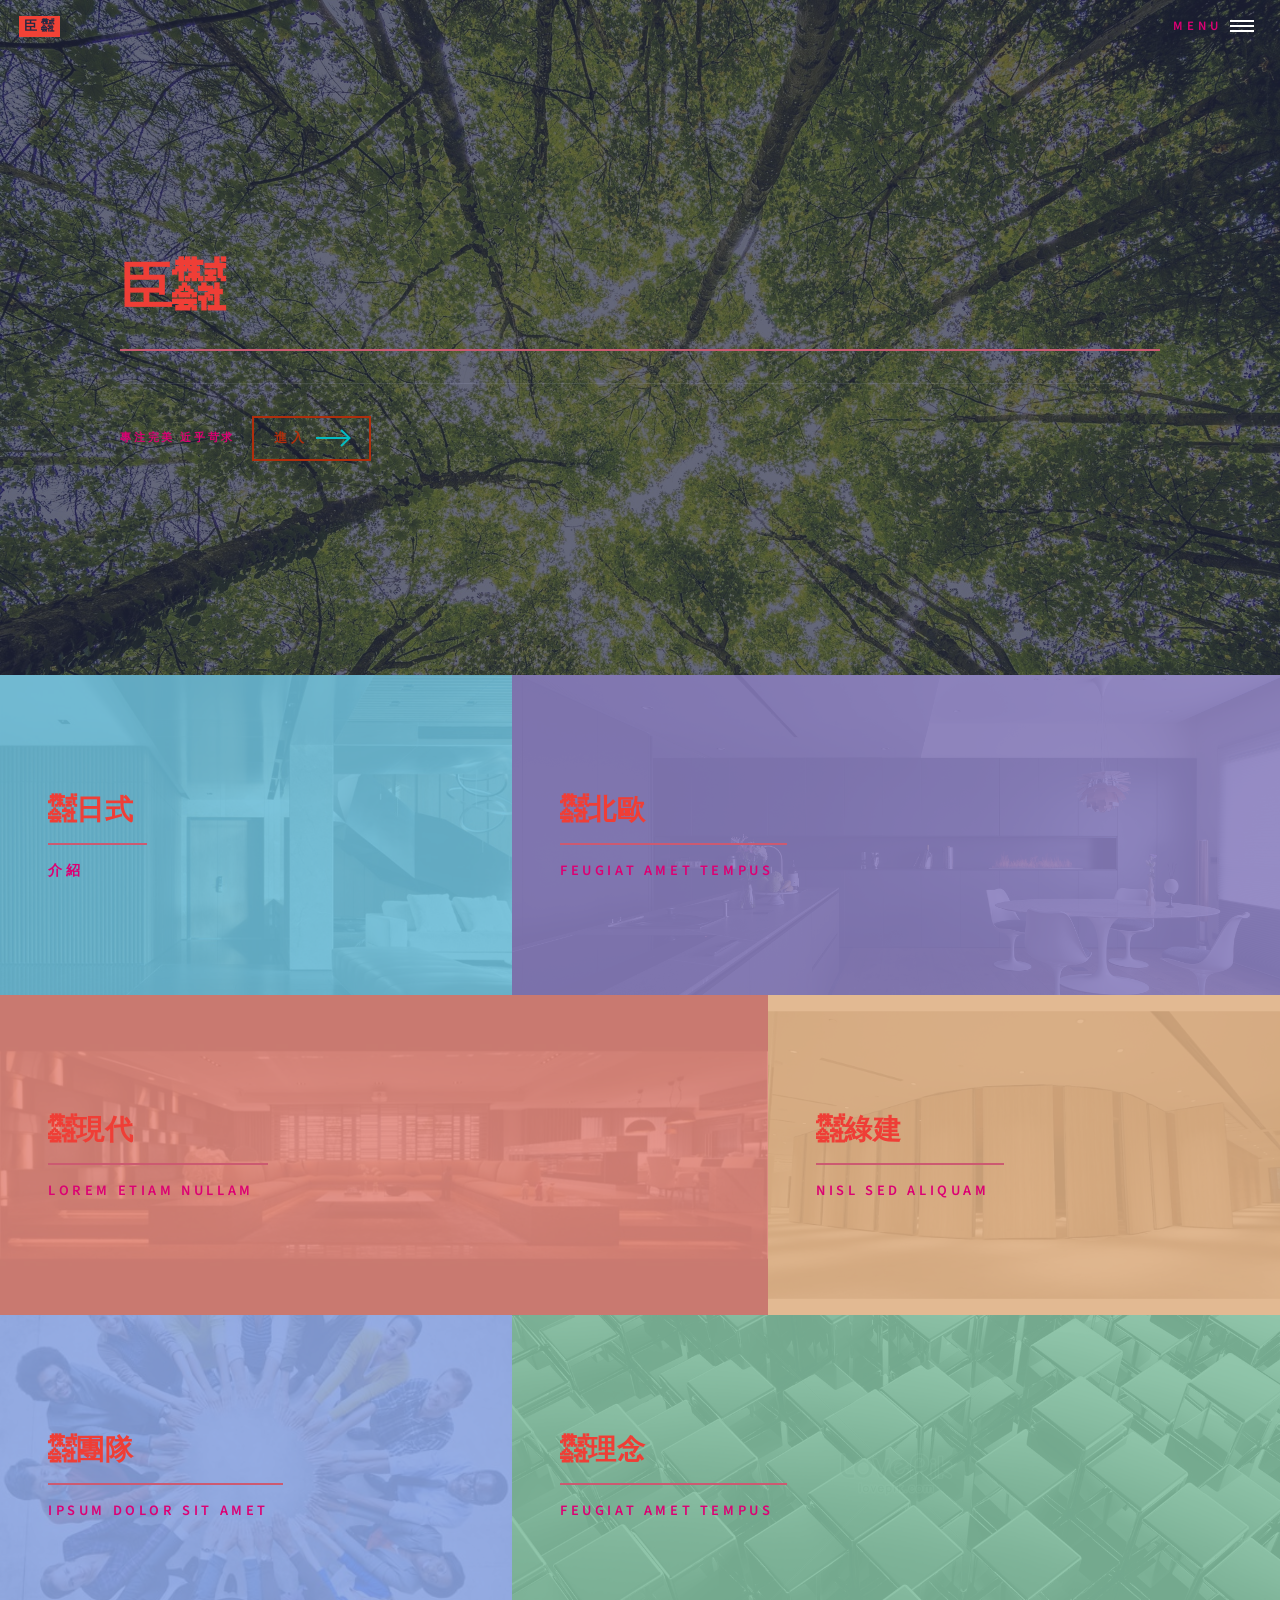
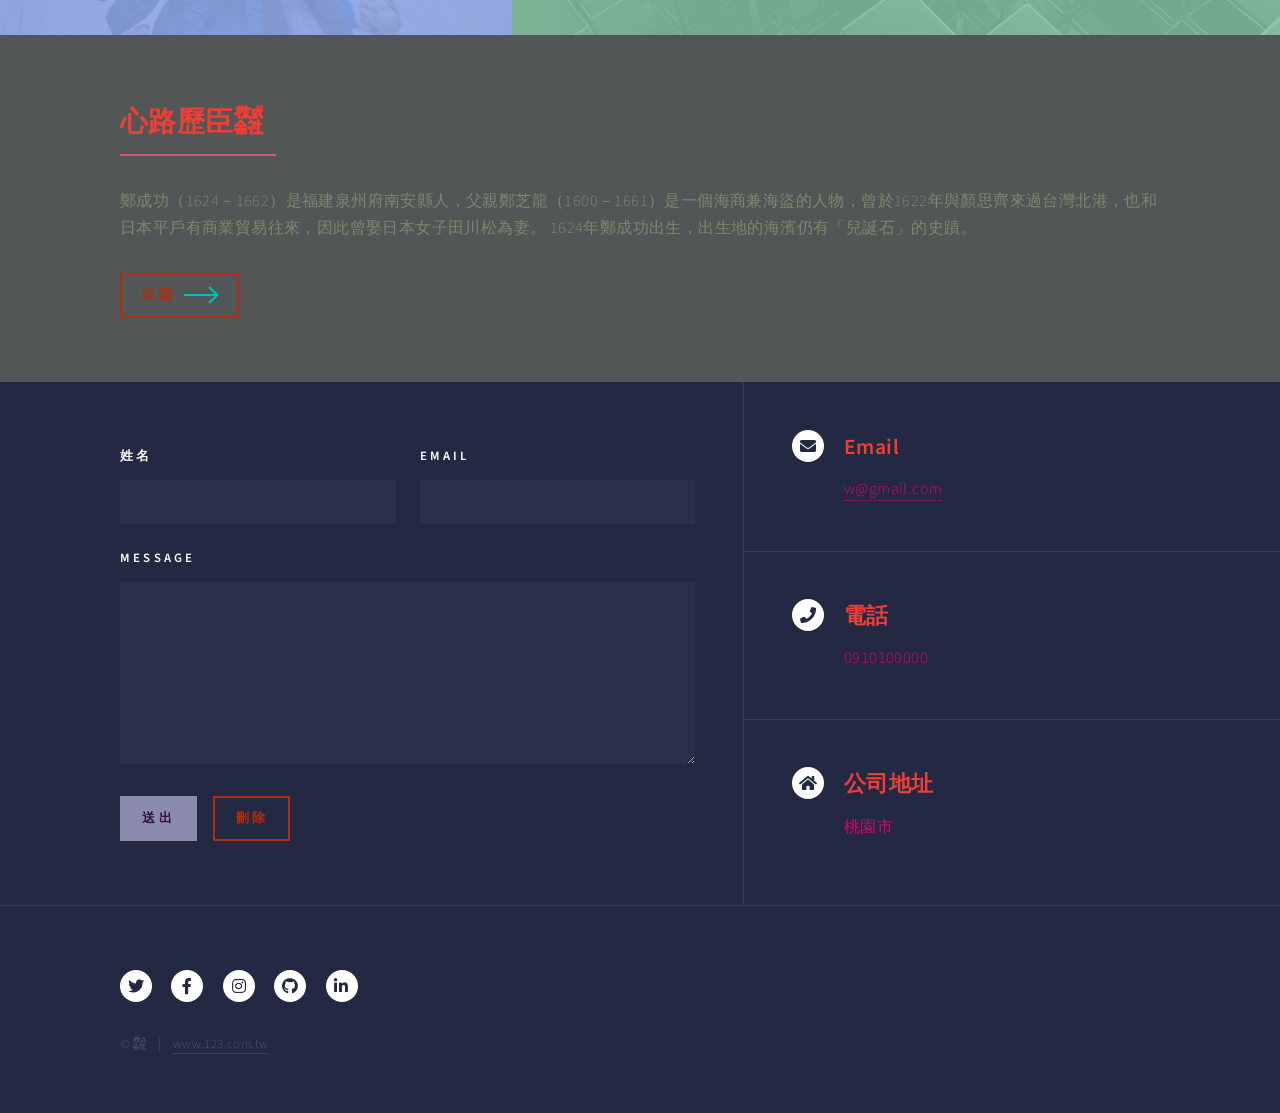
<file: index.html>
<!DOCTYPE HTML>
<!--
	Forty by HTML5 UP
	html5up.net | @ajlkn
	Free for personal and commercial use under the CCA 3.0 license (html5up.net/license)
-->
<html>
	<head>
		<link rel="icon" type="image/jpg" href="images/favicon05.jpg">
		<title>Forty by HTML5 UP</title>
		<meta charset="utf-8" />
		<meta name="viewport" content="width=device-width, initial-scale=1, user-scalable=no" />
		<link rel="stylesheet" href="assets/css/main.css" />
		<noscript><link rel="stylesheet" href="assets/css/noscript.css" /></noscript>
	</head>
	<body class="is-preload">

		<!-- Wrapper -->
			<div id="wrapper">

				<!-- Header -->
					<header id="header" class="alt">
						<a href="index.html" class="logo"><strong>臣㍿</strong></a>
						<nav>
							<a href="#menu">Menu</a>
						</nav>
					</header>

				<!-- Menu -->
					<nav id="menu">
						<ul class="links">
							<li><a href="index.html">Home</a></li>
							<li><a href="landing.html">Landing</a></li>
							<li><a href="generic.html">Generic</a></li>
							<li><a href="elements.html">Elements</a></li>
						</ul>
						<ul class="actions stacked">
							<li><a href="#" class="button primary fit">Get Started</a></li>
							<li><a href="#" class="button fit">Log In</a></li>
						</ul>
					</nav>

				<!-- Banner -->
					<section id="banner" class="major">
						<div class="inner">
							<header class="major">
								<h1>臣㍿</h1>
							
								<hr></header>
							</header><link
							
							rel="stylesheet"href="https://cdnjs.cloudflare.com/ajax/libs/animate.css/4.1.1/animate.min.css"
								/>
							<div class="content animate__animated animate__flash">
								<p>專注完美 近乎苛求</p>
								<ul class="actions">
									<li><a href="#one" class="button next scrolly">進入</a></li>
								</ul>
							</div>
						</div>
					</section>

				<!-- Main -->
					<div id="main">

						<!-- One -->
							<section id="one" class="tiles">
								<article>
									<span class="image">
										<img src="images/pic01.jpg" alt="" />
									</span>
									<header class="major">
										<h3><a href="㍿日式.html" class="link">㍿日式</a></h3>
										<p>介紹</p>
									</header>
								</article>
								<article>
									<span class="image">
										<img src="images/pic02.jpg" alt="" />
									</span>
									<header class="major">
										<h3><a href="㍿北歐.html" class="link">㍿北歐</a></h3>
										<p>feugiat amet tempus</p>
									</header>
								</article>
								<article>
									<span class="image">
										<img src="images/pic03.jpg" alt="" />
									</span>
									<header class="major">
										<h3><a href="㍿現代.html" class="link">㍿現代</a></h3>
										<p>Lorem etiam nullam</p>
									</header>
								</article>
								<article>
									<span class="image">
										<img src="images/pic04.jpg" alt="" />
									</span>
									<header class="major">
										<h3><a href="㍿綠建.html" class="link">㍿綠建</a></h3>
										<p>Nisl sed aliquam</p>
									</header>
								</article>
								<article>
									<span class="image">
										<img src="images/pic05.jpg" alt="" />
									</span>
									<header class="major">
										<h3><a href="㍿團隊.html" class="link">㍿團隊</a></h3>
										<p>Ipsum dolor sit amet</p>
									</header>
								</article>
								<article>
									<span class="image">
										<img src="images/pic06.jpg" alt="" />
									</span>
									<header class="major">
										<h3><a href="㍿理念.html" class="link">㍿理念</a></h3>
										<p>Feugiat amet tempus</p>
									</header>
								</article>
							</section>

						<!-- Two -->
							<section id="two">
								<div class="inner">
									<header class="major">
										<h2>心路歷臣㍿</h2>
									</header>
									<p>鄭成功（1624－1662）是福建泉州府南安縣人，父親鄭芝龍（1600－1661）是一個海商兼海盜的人物，曾於1622年與顏思齊來過台灣北港，也和日本平戶有商業貿易往來，因此曾娶日本女子田川松為妻。 1624年鄭成功出生，出生地的海濱仍有「兒誕石」的史蹟。</p>
									<ul class="actions">
										<li><a href="https://www.google.com/search?q=%E9%84%AD%E6%88%90%E5%8A%9F%E6%AD%B7%E5%8F%B2&ei=aXdQZICuLpPn2roPlOuT2A8&ved=0ahUKEwjAhuaQzdX-AhWTs1YBHZT1BPsQ4dUDCBA&uact=5&oq=%E9%84%AD%E6%88%90%E5%8A%9F%E6%AD%B7%E5%8F%B2&gs_lcp=Cgxnd3Mtd2l6LXNlcnAQAzIFCAAQgAQyBQgAEIAEMgUIABCABDIFCAAQgAQyCAgAEAcQHhAPOgoIABBHENYEELADOggIABCJBRCiBDoFCAAQogQ6BggAEAcQHkoECEEYAFCRC1iOIWCbLWgBcAF4AIABdogBhwWSAQM4LjKYAQCgAQHIAQrAAQE&sclient=gws-wiz-serp" class="button next">臣㍿</a></li>
									</ul>
								</div>
							</section>

					</div>

				<!-- Contact -->
					<section id="contact">
						<div class="inner">
							<section>
								<form method="post" action="#">
									<div class="fields">
										<div class="field half">
											<label for="name">姓名</label>
											<input type="text" name="name" id="name" />
										</div>
										<div class="field half">
											<label for="email">Email</label>
											<input type="text" name="email" id="email" />
										</div>
										<div class="field">
											<label for="message">Message</label>
											<textarea name="message" id="message" rows="6"></textarea>
										</div>
									</div>
									<ul class="actions">
										<li><input type="submit" value="送出" class="primary" /></li>
										<li><input type="reset" value="刪除" /></li>
									</ul>
								</form>
							</section>
							<section class="split">
								<section>
									<div class="contact-method">
										<span class="icon solid alt fa-envelope"></span>
										<h3>Email</h3>
										<a href="#">w@gmail.com</a>
									</div>
								</section>
								<section>
									<div class="contact-method">
										<span class="icon solid alt fa-phone"></span>
										<h3>電話</h3>
										<span>0910100000</span>
									</div>
								</section>
								<section>
									<div class="contact-method">
										<span class="icon solid alt fa-home"></span>
										<h3>公司地址</h3>
										<span>桃園市</span>
									</div>
								</section>
							</section>
						</div>
					</section>

				<!-- Footer -->
					<footer id="footer">
						<div class="inner">
							<ul class="icons">
								<li><a href="#" class="icon brands alt fa-twitter"><span class="label">Twitter</span></a></li>
								<li><a href="#" class="icon brands alt fa-facebook-f"><span class="label">Facebook</span></a></li>
								<li><a href="#" class="icon brands alt fa-instagram"><span class="label">Instagram</span></a></li>
								<li><a href="#" class="icon brands alt fa-github"><span class="label">GitHub</span></a></li>
								<li><a href="#" class="icon brands alt fa-linkedin-in"><span class="label">LinkedIn</span></a></li>
							</ul>
							<ul class="copyright">
								<li>&copy; ㍿</li><li> <a href="https://html5up.net">www.123.com.tw</a></li>
							</ul>
						</div>
					</footer>

			</div>

		<!-- Scripts -->
			<script src="assets/js/jquery.min.js"></script>
			<script src="assets/js/jquery.scrolly.min.js"></script>
			<script src="assets/js/jquery.scrollex.min.js"></script>
			<script src="assets/js/browser.min.js"></script>
			<script src="assets/js/breakpoints.min.js"></script>
			<script src="assets/js/util.js"></script>
			<script src="assets/js/main.js"></script>

	</body>
</html>
</file>
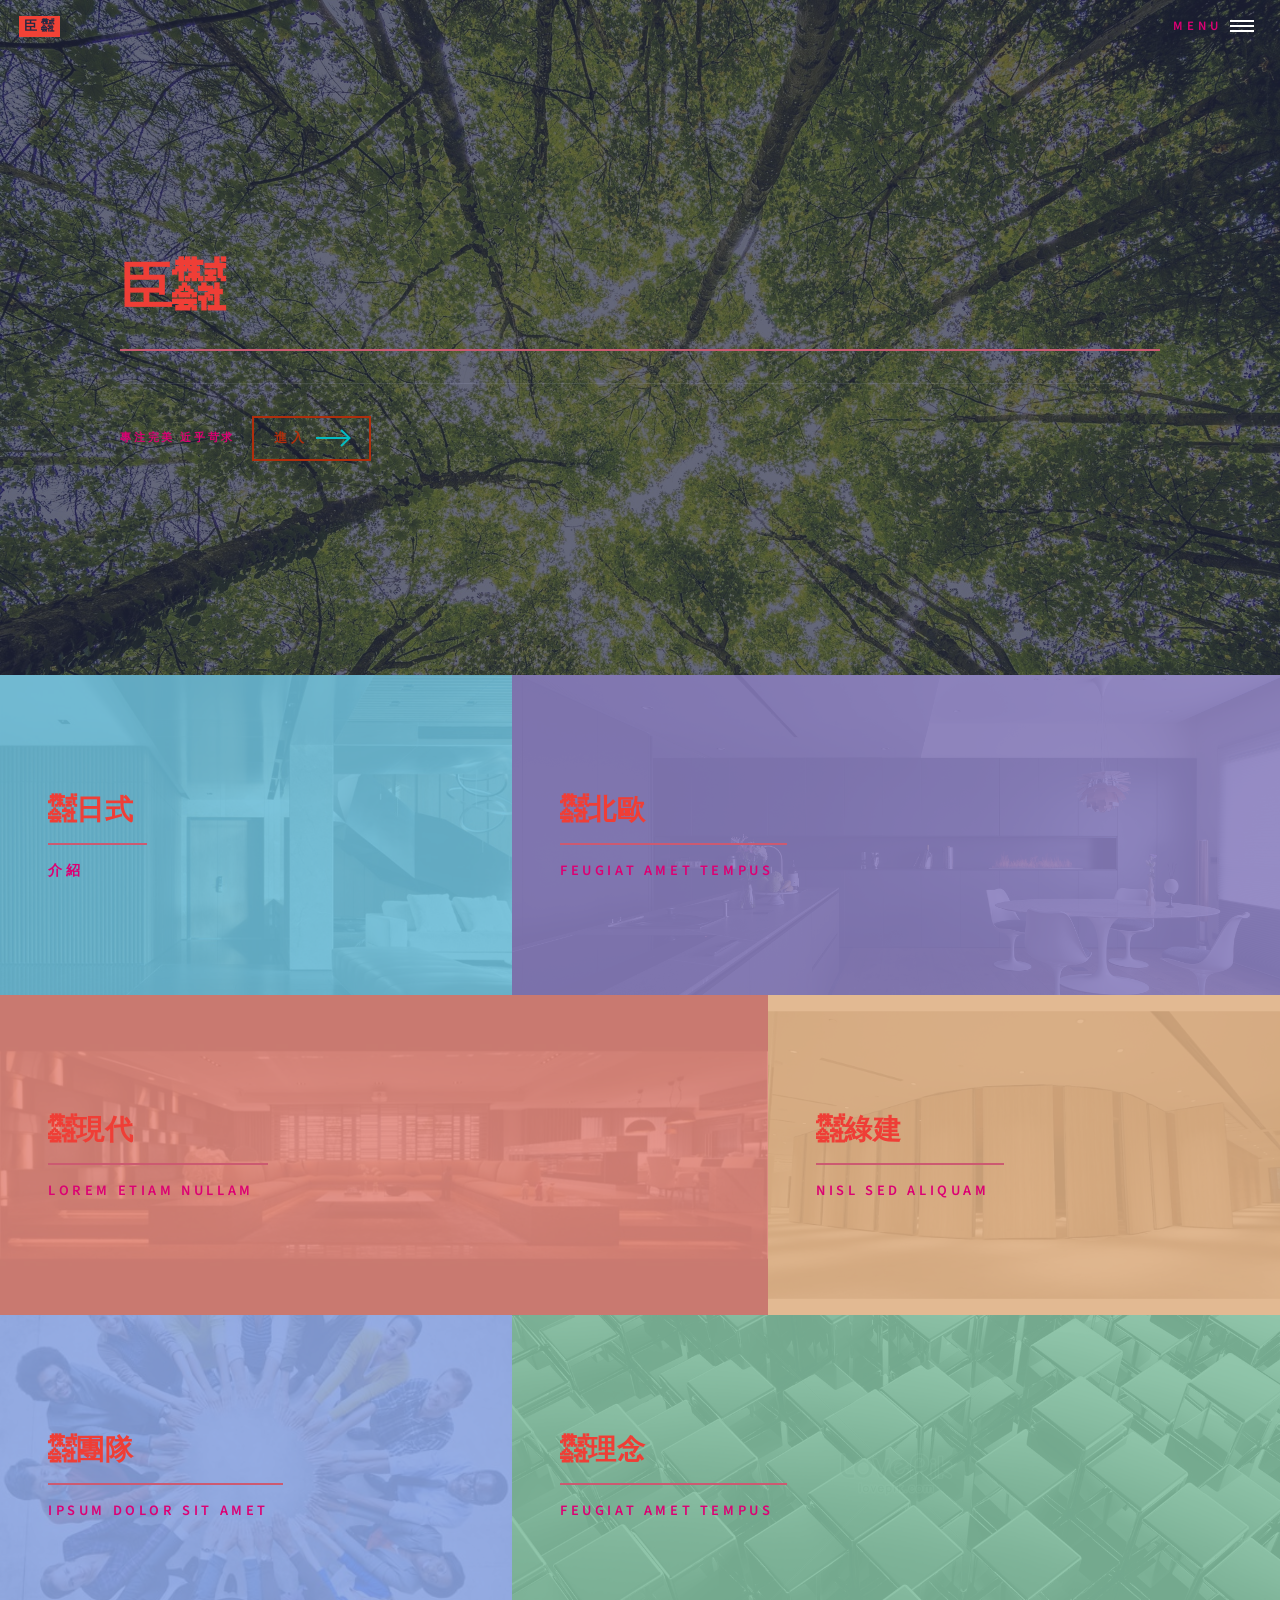
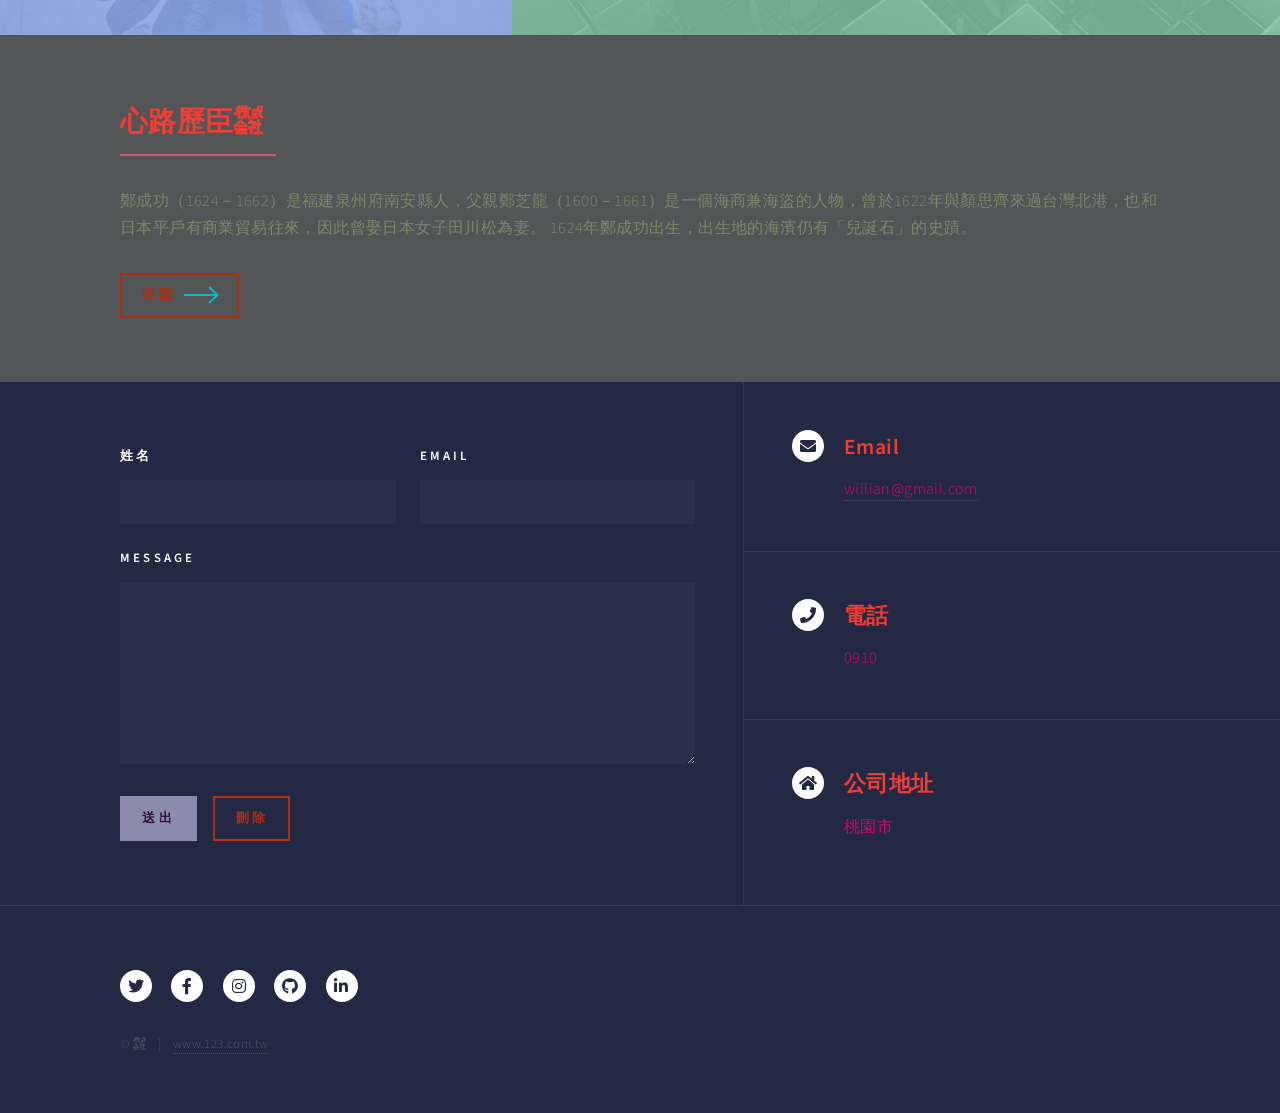
<file: assets/index.html>
<!DOCTYPE HTML>
<!--
	Forty by HTML5 UP
	html5up.net | @ajlkn
	Free for personal and commercial use under the CCA 3.0 license (html5up.net/license)
-->
<html>
	<head>
		<link rel="icon" type="image/jpg" href="images/favicon05.jpg">
		<title>Forty by HTML5 UP</title>
		<meta charset="utf-8" />
		<meta name="viewport" content="width=device-width, initial-scale=1, user-scalable=no" />
		<link rel="stylesheet" href="assets/css/main.css" />
		<noscript><link rel="stylesheet" href="assets/css/noscript.css" /></noscript>
	</head>
	<body class="is-preload">

		<!-- Wrapper -->
			<div id="wrapper">

				<!-- Header -->
					<header id="header" class="alt">
						<a href="index.html" class="logo"><strong>臣㍿</strong></a>
						<nav>
							<a href="#menu">Menu</a>
						</nav>
					</header>

				<!-- Menu -->
					<nav id="menu">
						<ul class="links">
							<li><a href="index.html">Home</a></li>
							<li><a href="landing.html">Landing</a></li>
							<li><a href="generic.html">Generic</a></li>
							<li><a href="elements.html">Elements</a></li>
						</ul>
						<ul class="actions stacked">
							<li><a href="#" class="button primary fit">Get Started</a></li>
							<li><a href="#" class="button fit">Log In</a></li>
						</ul>
					</nav>

				<!-- Banner -->
					<section id="banner" class="major">
						<div class="inner">
							<header class="major">
								<h1>臣㍿</h1>
							
								<hr></header>
							</header><link
							
							rel="stylesheet"href="https://cdnjs.cloudflare.com/ajax/libs/animate.css/4.1.1/animate.min.css"
								/>
							<div class="content animate__animated animate__flash">
								<p>專注完美 近乎苛求</p>
								<ul class="actions">
									<li><a href="#one" class="button next scrolly">進入</a></li>
								</ul>
							</div>
						</div>
					</section>

				<!-- Main -->
					<div id="main">

						<!-- One -->
							<section id="one" class="tiles">
								<article>
									<span class="image">
										<img src="images/pic01.jpg" alt="" />
									</span>
									<header class="major">
										<h3><a href="㍿日式.html" class="link">㍿日式</a></h3>
										<p>介紹</p>
									</header>
								</article>
								<article>
									<span class="image">
										<img src="images/pic02.jpg" alt="" />
									</span>
									<header class="major">
										<h3><a href="㍿北歐.html" class="link">㍿北歐</a></h3>
										<p>feugiat amet tempus</p>
									</header>
								</article>
								<article>
									<span class="image">
										<img src="images/pic03.jpg" alt="" />
									</span>
									<header class="major">
										<h3><a href="㍿現代.html" class="link">㍿現代</a></h3>
										<p>Lorem etiam nullam</p>
									</header>
								</article>
								<article>
									<span class="image">
										<img src="images/pic04.jpg" alt="" />
									</span>
									<header class="major">
										<h3><a href="㍿綠建.html" class="link">㍿綠建</a></h3>
										<p>Nisl sed aliquam</p>
									</header>
								</article>
								<article>
									<span class="image">
										<img src="images/pic05.jpg" alt="" />
									</span>
									<header class="major">
										<h3><a href="㍿團隊.html" class="link">㍿團隊</a></h3>
										<p>Ipsum dolor sit amet</p>
									</header>
								</article>
								<article>
									<span class="image">
										<img src="images/pic06.jpg" alt="" />
									</span>
									<header class="major">
										<h3><a href="㍿理念.html" class="link">㍿理念</a></h3>
										<p>Feugiat amet tempus</p>
									</header>
								</article>
							</section>

						<!-- Two -->
							<section id="two">
								<div class="inner">
									<header class="major">
										<h2>心路歷臣㍿</h2>
									</header>
									<p>鄭成功（1624－1662）是福建泉州府南安縣人，父親鄭芝龍（1600－1661）是一個海商兼海盜的人物，曾於1622年與顏思齊來過台灣北港，也和日本平戶有商業貿易往來，因此曾娶日本女子田川松為妻。 1624年鄭成功出生，出生地的海濱仍有「兒誕石」的史蹟。</p>
									<ul class="actions">
										<li><a href="https://www.google.com/search?q=%E9%84%AD%E6%88%90%E5%8A%9F%E6%AD%B7%E5%8F%B2&ei=aXdQZICuLpPn2roPlOuT2A8&ved=0ahUKEwjAhuaQzdX-AhWTs1YBHZT1BPsQ4dUDCBA&uact=5&oq=%E9%84%AD%E6%88%90%E5%8A%9F%E6%AD%B7%E5%8F%B2&gs_lcp=Cgxnd3Mtd2l6LXNlcnAQAzIFCAAQgAQyBQgAEIAEMgUIABCABDIFCAAQgAQyCAgAEAcQHhAPOgoIABBHENYEELADOggIABCJBRCiBDoFCAAQogQ6BggAEAcQHkoECEEYAFCRC1iOIWCbLWgBcAF4AIABdogBhwWSAQM4LjKYAQCgAQHIAQrAAQE&sclient=gws-wiz-serp" class="button next">臣㍿</a></li>
									</ul>
								</div>
							</section>

					</div>

				<!-- Contact -->
					<section id="contact">
						<div class="inner">
							<section>
								<form method="post" action="#">
									<div class="fields">
										<div class="field half">
											<label for="name">姓名</label>
											<input type="text" name="name" id="name" />
										</div>
										<div class="field half">
											<label for="email">Email</label>
											<input type="text" name="email" id="email" />
										</div>
										<div class="field">
											<label for="message">Message</label>
											<textarea name="message" id="message" rows="6"></textarea>
										</div>
									</div>
									<ul class="actions">
										<li><input type="submit" value="送出" class="primary" /></li>
										<li><input type="reset" value="刪除" /></li>
									</ul>
								</form>
							</section>
							<section class="split">
								<section>
									<div class="contact-method">
										<span class="icon solid alt fa-envelope"></span>
										<h3>Email</h3>
										<a href="#">willian@gmail.com</a>
									</div>
								</section>
								<section>
									<div class="contact-method">
										<span class="icon solid alt fa-phone"></span>
										<h3>電話</h3>
										<span>0910</span>
									</div>
								</section>
								<section>
									<div class="contact-method">
										<span class="icon solid alt fa-home"></span>
										<h3>公司地址</h3>
										<span>桃園市</span>
									</div>
								</section>
							</section>
						</div>
					</section>

				<!-- Footer -->
					<footer id="footer">
						<div class="inner">
							<ul class="icons">
								<li><a href="#" class="icon brands alt fa-twitter"><span class="label">Twitter</span></a></li>
								<li><a href="#" class="icon brands alt fa-facebook-f"><span class="label">Facebook</span></a></li>
								<li><a href="#" class="icon brands alt fa-instagram"><span class="label">Instagram</span></a></li>
								<li><a href="#" class="icon brands alt fa-github"><span class="label">GitHub</span></a></li>
								<li><a href="#" class="icon brands alt fa-linkedin-in"><span class="label">LinkedIn</span></a></li>
							</ul>
							<ul class="copyright">
								<li>&copy; ㍿</li><li> <a href="https://html5up.net">www.123.com.tw</a></li>
							</ul>
						</div>
					</footer>

			</div>

		<!-- Scripts -->
			<script src="assets/js/jquery.min.js"></script>
			<script src="assets/js/jquery.scrolly.min.js"></script>
			<script src="assets/js/jquery.scrollex.min.js"></script>
			<script src="assets/js/browser.min.js"></script>
			<script src="assets/js/breakpoints.min.js"></script>
			<script src="assets/js/util.js"></script>
			<script src="assets/js/main.js"></script>

	</body>
</html>
</file>
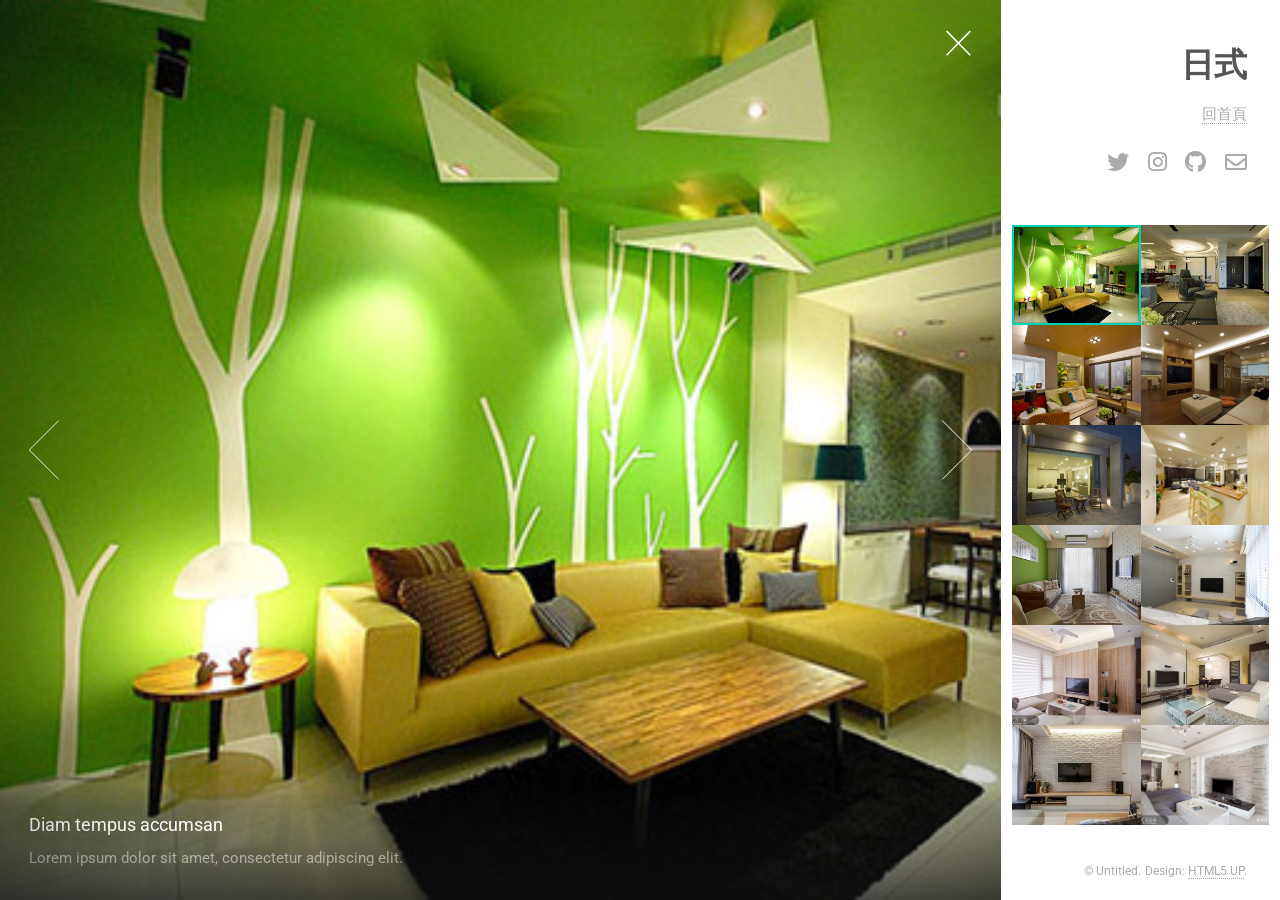
<file: 相簿 copy/index.html>
<!DOCTYPE HTML>
<!--
	Lens by HTML5 UP
	html5up.net | @ajlkn
	Free for personal and commercial use under the CCA 3.0 license (html5up.net/license)
-->
<html>
	<head>
		<link rel="icon" type="image/jpg" href="images/favicon05.jpg">
		<title>Lens by HTML5 UP</title>
		<meta charset="utf-8" />
		<meta name="viewport" content="width=device-width, initial-scale=1, user-scalable=no" />
		<link rel="stylesheet" href="assets/css/main.css" />
		<noscript><link rel="stylesheet" href="assets/css/noscript.css" /></noscript>
	</head>
	<body class="is-preload-0 is-preload-1 is-preload-2">

		<!-- Main -->
			<div id="main">

				<!-- Header -->
					<header id="header">
						<h1>日式</h1>
						<p><a href="..\index.html">回首頁</a></p>
						<ul class="icons">
							<li><a href="#" class="icon brands fa-twitter"><span class="label">Twitter</span></a></li>
							<li><a href="#" class="icon brands fa-instagram"><span class="label">Instagram</span></a></li>
							<li><a href="#" class="icon brands fa-github"><span class="label">Github</span></a></li>
							<li><a href="#" class="icon fa-envelope"><span class="label">Email</span></a></li>
						</ul>
					</header>

				<!-- Thumbnail -->
					<section id="thumbnails">
						<article>
							<a class="thumbnail" href="images/fulls/01.jpg" data-position="left center"><img src="images/thumbs/01.jpg" alt="" /></a>
							<h2>Diam tempus accumsan</h2>
							<p>Lorem ipsum dolor sit amet, consectetur adipiscing elit.</p>
						</article>
						<article>
							<a class="thumbnail" href="images/fulls/02.jpg"><img src="images/thumbs/02.jpg" alt="" /></a>
							<h2>Vivamus convallis libero</h2>
							<p>Sed velit lacus, laoreet at venenatis convallis in lorem tincidunt.</p>
						</article>
						<article>
							<a class="thumbnail" href="images/fulls/03.jpg" data-position="top center"><img src="images/thumbs/03.jpg" alt="" /></a>
							<h2>Nec accumsan enim felis</h2>
							<p>Maecenas eleifend tellus ut turpis eleifend, vitae pretium faucibus.</p>
						</article>
						<article>
							<a class="thumbnail" href="images/fulls/04.jpg"><img src="images/thumbs/04.jpg" alt="" /></a>
							<h2>Donec maximus nisi eget</h2>
							<p>Tristique in nulla vel congue. Sed sociis natoque parturient nascetur.</p>
						</article>
						<article>
							<a class="thumbnail" href="images/fulls/05.jpg" data-position="top center"><img src="images/thumbs/05.jpg" alt="" /></a>
							<h2>Nullam vitae nunc vulputate</h2>
							<p>In pellentesque cursus velit id posuere. Donec vehicula nulla.</p>
						</article>
						<article>
							<a class="thumbnail" href="images/fulls/06.jpg"><img src="images/thumbs/06.jpg" alt="" /></a>
							<h2>Phasellus magna faucibus</h2>
							<p>Nulla dignissim libero maximus tellus varius dictum ut posuere magna.</p>
						</article>
						<article>
							<a class="thumbnail" href="images/fulls/07.jpg"><img src="images/thumbs/07.jpg" alt="" /></a>
							<h2>Proin quis mauris</h2>
							<p>Etiam ultricies, lorem quis efficitur porttitor, facilisis ante orci urna.</p>
						</article>
						<article>
							<a class="thumbnail" href="images/fulls/08.jpg"><img src="images/thumbs/08.jpg" alt="" /></a>
							<h2>Gravida quis varius enim</h2>
							<p>Nunc egestas congue lorem. Nullam dictum placerat ex sapien tortor mattis.</p>
						</article>
						<article>
							<a class="thumbnail" href="images/fulls/09.jpg"><img src="images/thumbs/09.jpg" alt="" /></a>
							<h2>Morbi eget vitae adipiscing</h2>
							<p>In quis vulputate dui. Maecenas metus elit, dictum praesent lacinia lacus.</p>
						</article>
						<article>
							<a class="thumbnail" href="images/fulls/10.jpg"><img src="images/thumbs/10.jpg" alt="" /></a>
							<h2>Habitant tristique senectus</h2>
							<p>Vestibulum ante ipsum primis in faucibus orci luctus ac tincidunt dolor.</p>
						</article>
						<article>
							<a class="thumbnail" href="images/fulls/11.jpg"><img src="images/thumbs/11.jpg" alt="" /></a>
							<h2>Pharetra ex non faucibus</h2>
							<p>Ut sed magna euismod leo laoreet congue. Fusce congue enim ultricies.</p>
						</article>
						<article>
							<a class="thumbnail" href="images/fulls/12.jpg"><img src="images/thumbs/12.jpg" alt="" /></a>
							<h2>Mattis lorem sodales</h2>
							<p>Feugiat auctor leo massa, nec vestibulum nisl erat faucibus, rutrum nulla.</p>
						</article>
					</section>

				<!-- Footer -->
					<footer id="footer">
						<ul class="copyright">
							<li>&copy; Untitled.</li><li>Design: <a href="http://html5up.net">HTML5 UP</a>.</li>
						</ul>
					</footer>

			</div>

		<!-- Scripts -->
			<script src="assets/js/jquery.min.js"></script>
			<script src="assets/js/browser.min.js"></script>
			<script src="assets/js/breakpoints.min.js"></script>
			<script src="assets/js/main.js"></script>

	</body>
</html>
</file>
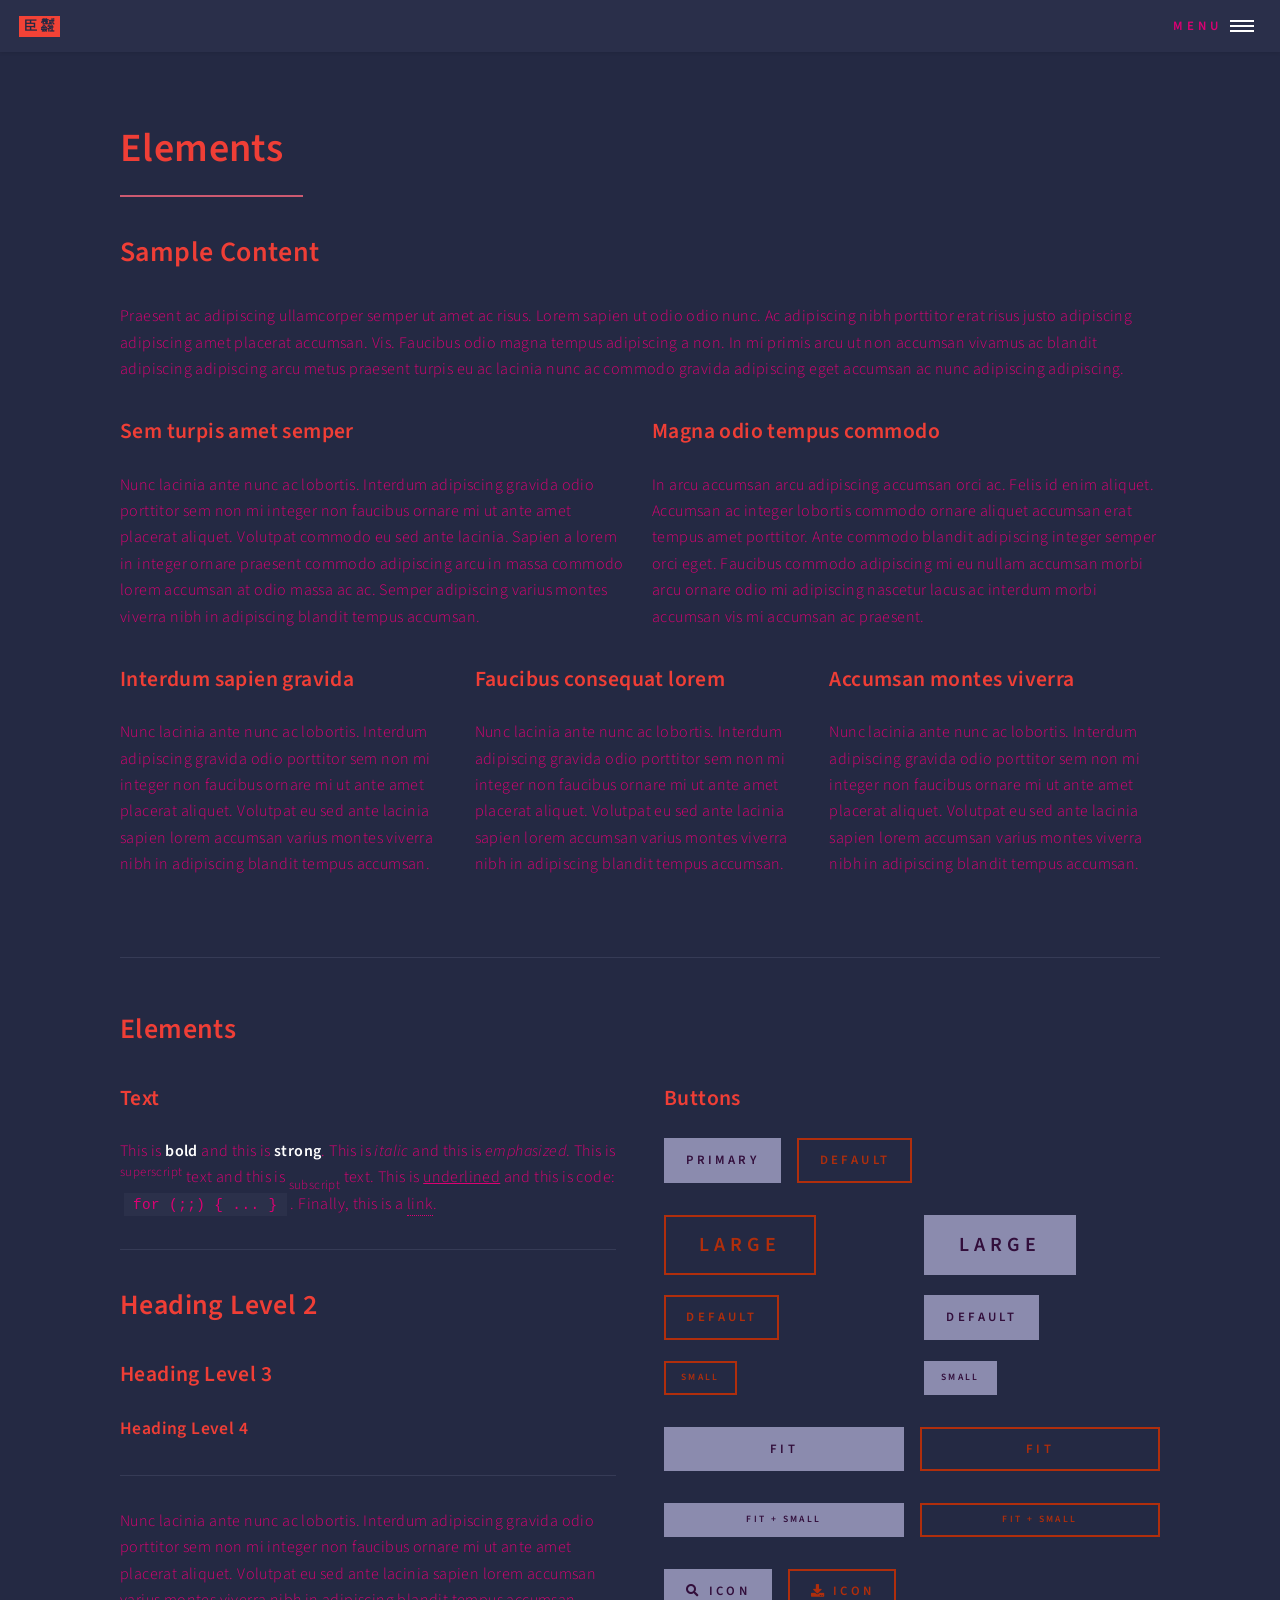
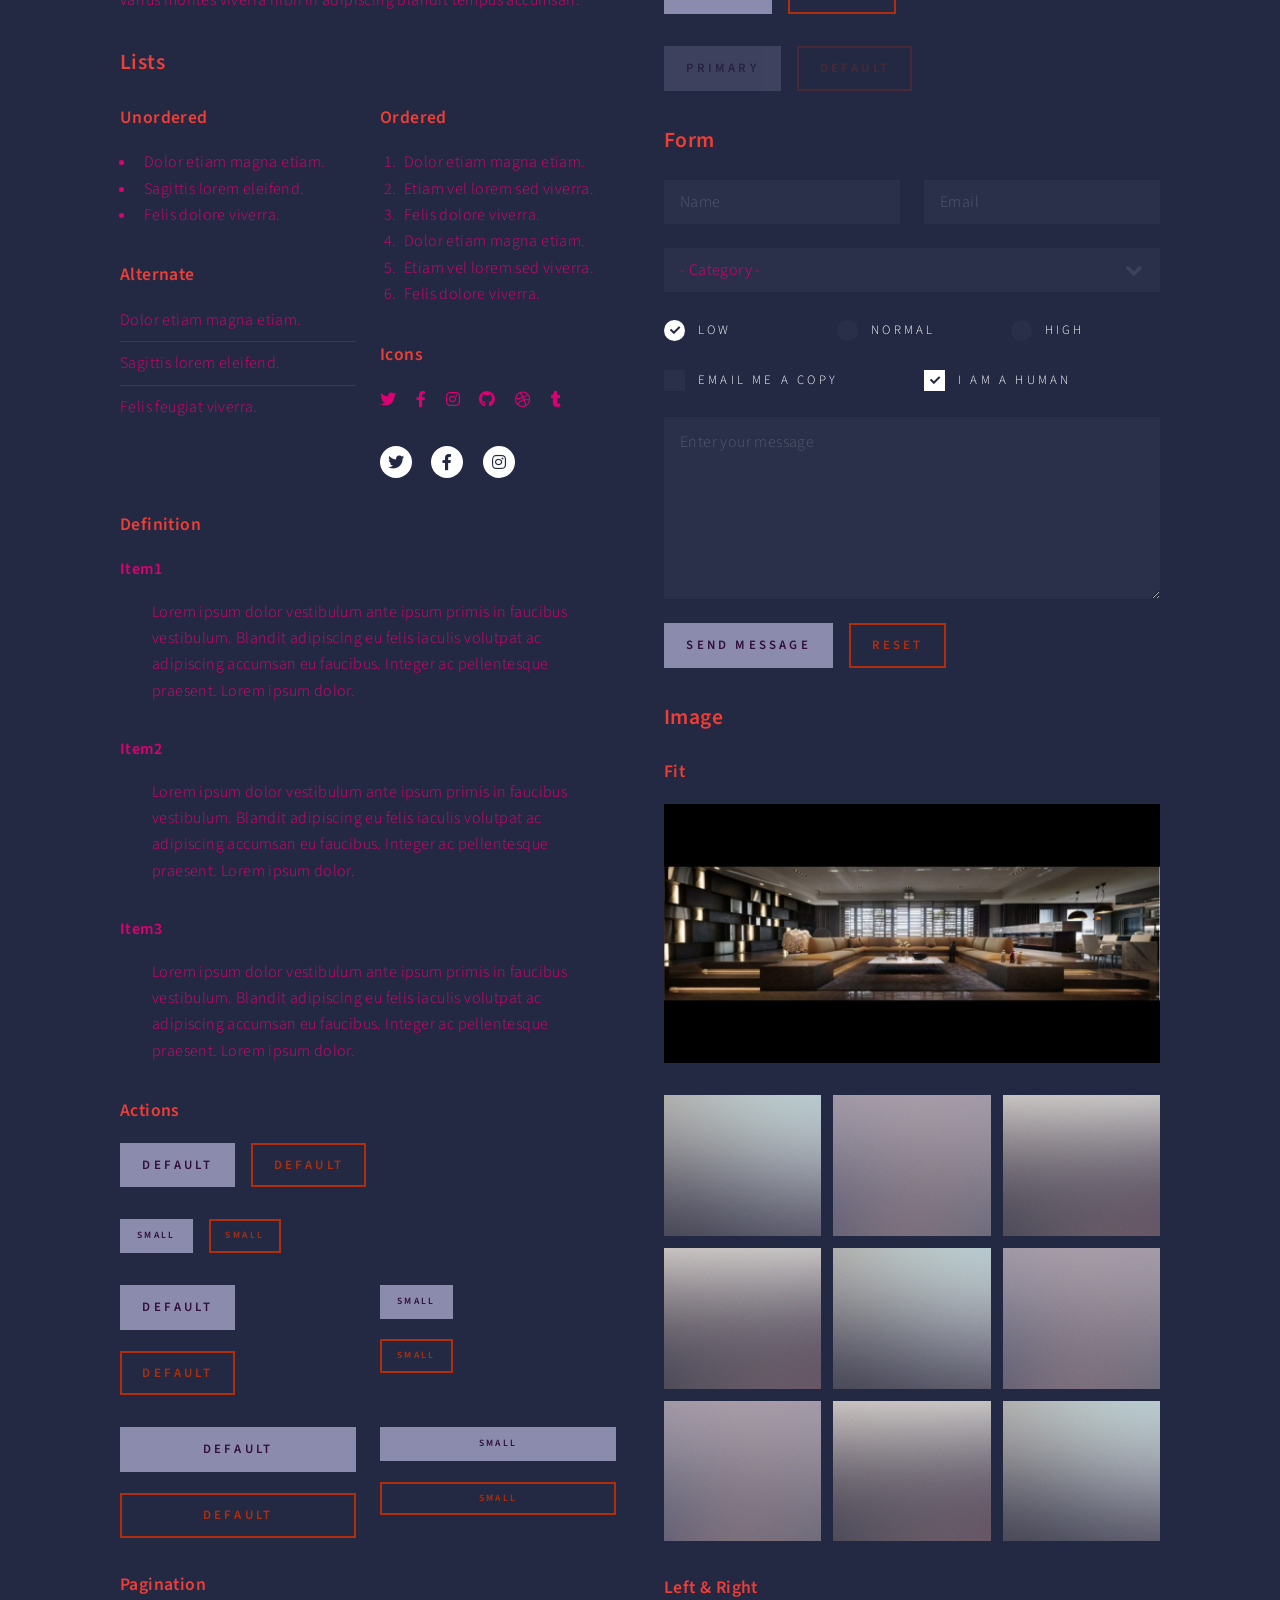
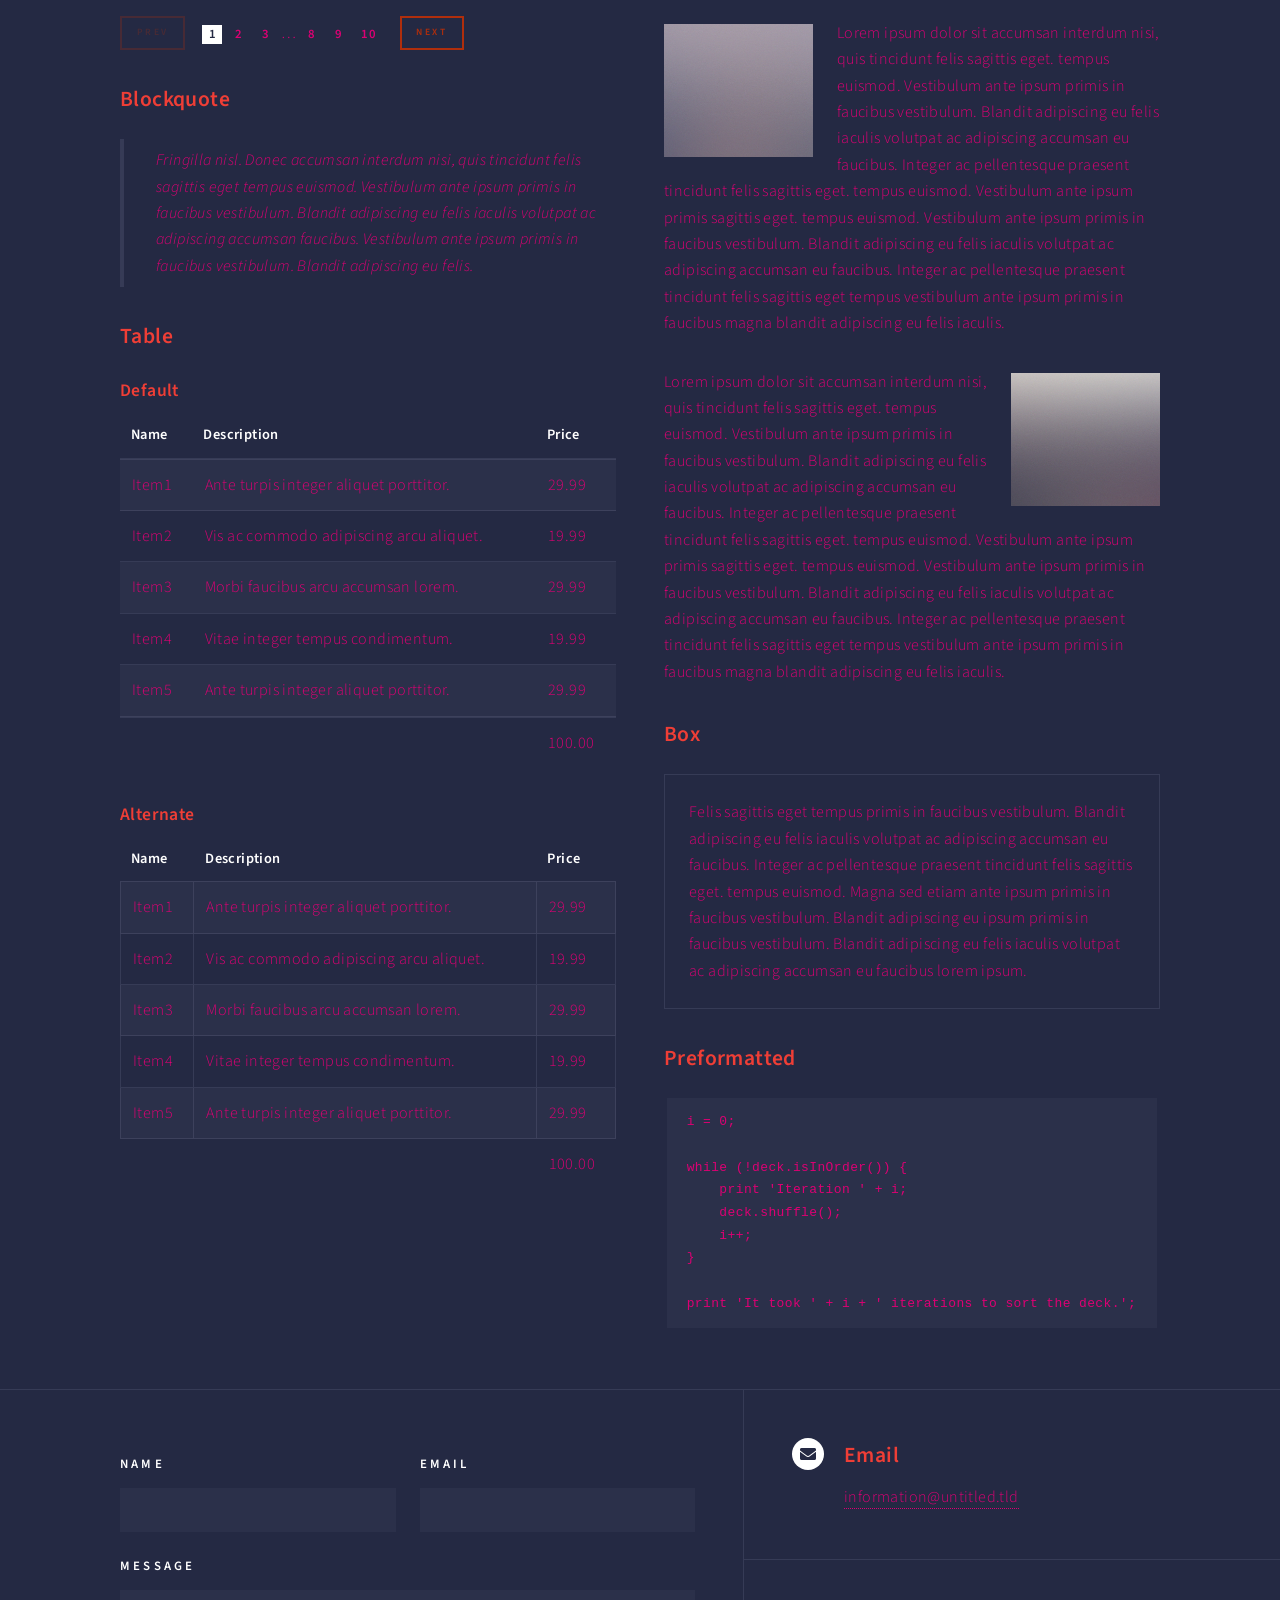
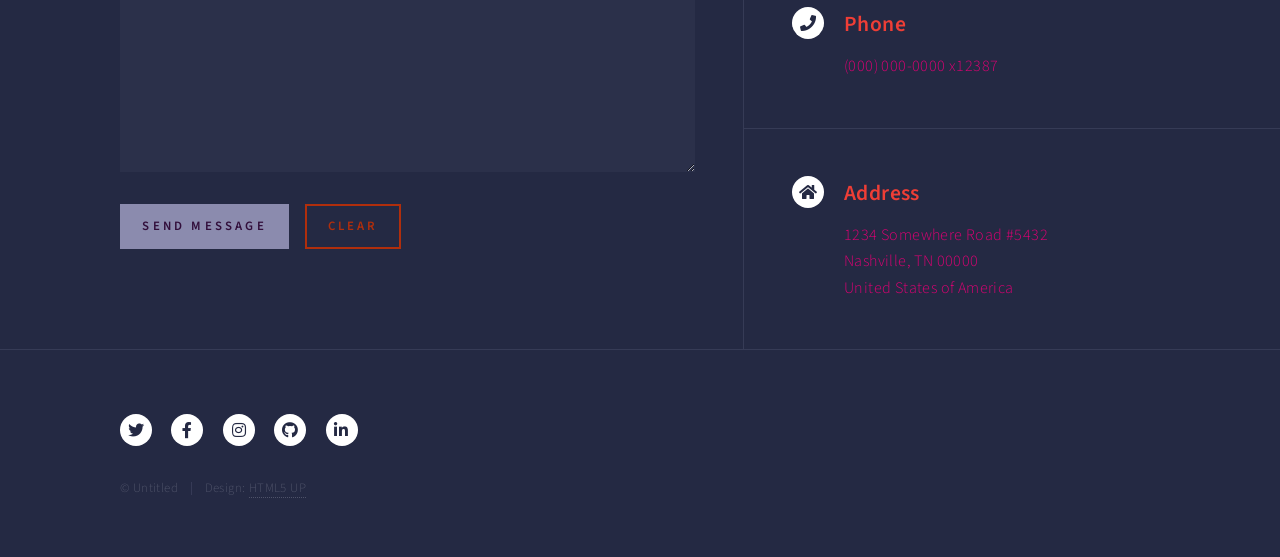
<file: elements.html>
<!DOCTYPE HTML>
<!--
	Forty by HTML5 UP
	html5up.net | @ajlkn
	Free for personal and commercial use under the CCA 3.0 license (html5up.net/license)
-->
<html>
	<head>
		<link rel="icon" type="image/jpg" href="images/favicon05.jpg">
		<title>Elements - Forty by HTML5 UP</title>
		<meta charset="utf-8" />
		<meta name="viewport" content="width=device-width, initial-scale=1, user-scalable=no" />
		<link rel="stylesheet" href="assets/css/main.css" />
		<noscript><link rel="stylesheet" href="assets/css/noscript.css" /></noscript>
	</head>
	<body class="is-preload">

		<!-- Wrapper -->
			<div id="wrapper">

				<!-- Header -->
					<header id="header">
						<a href="index.html" class="logo"><strong>臣㍿</strong> <span></span></a>
						<nav>
							<a href="#menu">Menu</a>
						</nav>
					</header>

				<!-- Menu -->
					<nav id="menu">
						<ul class="links">
							<li><a href="index.html">Home</a></li>
							<li><a href="landing.html">Landing</a></li>
							<li><a href="generic.html">Generic</a></li>
							<li><a href="elements.html">Elements</a></li>
						</ul>
						<ul class="actions stacked">
							<li><a href="#" class="button primary fit">Get Started</a></li>
							<li><a href="#" class="button fit">Log In</a></li>
						</ul>
					</nav>

				<!-- Main -->
					<div id="main" class="alt">

						<!-- One -->
							<section id="one">
								<div class="inner">
									<header class="major">
										<h1>Elements</h1>
									</header>

									<!-- Content -->
										<h2 id="content">Sample Content</h2>
										<p>Praesent ac adipiscing ullamcorper semper ut amet ac risus. Lorem sapien ut odio odio nunc. Ac adipiscing nibh porttitor erat risus justo adipiscing adipiscing amet placerat accumsan. Vis. Faucibus odio magna tempus adipiscing a non. In mi primis arcu ut non accumsan vivamus ac blandit adipiscing adipiscing arcu metus praesent turpis eu ac lacinia nunc ac commodo gravida adipiscing eget accumsan ac nunc adipiscing adipiscing.</p>
										<div class="row">
											<div class="col-6 col-12-small">
												<h3>Sem turpis amet semper</h3>
												<p>Nunc lacinia ante nunc ac lobortis. Interdum adipiscing gravida odio porttitor sem non mi integer non faucibus ornare mi ut ante amet placerat aliquet. Volutpat commodo eu sed ante lacinia. Sapien a lorem in integer ornare praesent commodo adipiscing arcu in massa commodo lorem accumsan at odio massa ac ac. Semper adipiscing varius montes viverra nibh in adipiscing blandit tempus accumsan.</p>
											</div>
											<div class="col-6 col-12-small">
												<h3>Magna odio tempus commodo</h3>
												<p>In arcu accumsan arcu adipiscing accumsan orci ac. Felis id enim aliquet. Accumsan ac integer lobortis commodo ornare aliquet accumsan erat tempus amet porttitor. Ante commodo blandit adipiscing integer semper orci eget. Faucibus commodo adipiscing mi eu nullam accumsan morbi arcu ornare odio mi adipiscing nascetur lacus ac interdum morbi accumsan vis mi accumsan ac praesent.</p>
											</div>
											<!-- Break -->
											<div class="col-4 col-12-medium">
												<h3>Interdum sapien gravida</h3>
												<p>Nunc lacinia ante nunc ac lobortis. Interdum adipiscing gravida odio porttitor sem non mi integer non faucibus ornare mi ut ante amet placerat aliquet. Volutpat eu sed ante lacinia sapien lorem accumsan varius montes viverra nibh in adipiscing blandit tempus accumsan.</p>
											</div>
											<div class="col-4 col-12-medium">
												<h3>Faucibus consequat lorem</h3>
												<p>Nunc lacinia ante nunc ac lobortis. Interdum adipiscing gravida odio porttitor sem non mi integer non faucibus ornare mi ut ante amet placerat aliquet. Volutpat eu sed ante lacinia sapien lorem accumsan varius montes viverra nibh in adipiscing blandit tempus accumsan.</p>
											</div>
											<div class="col-4 col-12-medium">
												<h3>Accumsan montes viverra</h3>
												<p>Nunc lacinia ante nunc ac lobortis. Interdum adipiscing gravida odio porttitor sem non mi integer non faucibus ornare mi ut ante amet placerat aliquet. Volutpat eu sed ante lacinia sapien lorem accumsan varius montes viverra nibh in adipiscing blandit tempus accumsan.</p>
											</div>
										</div>

									<hr class="major" />

									<!-- Elements -->
										<h2 id="elements">Elements</h2>
										<div class="row gtr-200">
											<div class="col-6 col-12-medium">

												<!-- Text stuff -->
													<h3>Text</h3>
													<p>This is <b>bold</b> and this is <strong>strong</strong>. This is <i>italic</i> and this is <em>emphasized</em>.
													This is <sup>superscript</sup> text and this is <sub>subscript</sub> text.
													This is <u>underlined</u> and this is code: <code>for (;;) { ... }</code>.
													Finally, this is a <a href="#">link</a>.</p>
													<hr />
													<h2>Heading Level 2</h2>
													<h3>Heading Level 3</h3>
													<h4>Heading Level 4</h4>
													<hr />
													<p>Nunc lacinia ante nunc ac lobortis. Interdum adipiscing gravida odio porttitor sem non mi integer non faucibus ornare mi ut ante amet placerat aliquet. Volutpat eu sed ante lacinia sapien lorem accumsan varius montes viverra nibh in adipiscing blandit tempus accumsan.</p>

												<!-- Lists -->
													<h3>Lists</h3>
													<div class="row">
														<div class="col-6 col-12-small">

															<h4>Unordered</h4>
															<ul>
																<li>Dolor etiam magna etiam.</li>
																<li>Sagittis lorem eleifend.</li>
																<li>Felis dolore viverra.</li>
															</ul>

															<h4>Alternate</h4>
															<ul class="alt">
																<li>Dolor etiam magna etiam.</li>
																<li>Sagittis lorem eleifend.</li>
																<li>Felis feugiat viverra.</li>
															</ul>

														</div>
														<div class="col-6 col-12-small">

															<h4>Ordered</h4>
															<ol>
																<li>Dolor etiam magna etiam.</li>
																<li>Etiam vel lorem sed viverra.</li>
																<li>Felis dolore viverra.</li>
																<li>Dolor etiam magna etiam.</li>
																<li>Etiam vel lorem sed viverra.</li>
																<li>Felis dolore viverra.</li>
															</ol>

															<h4>Icons</h4>
															<ul class="icons">
																<li><a href="#" class="icon brands fa-twitter"><span class="label">Twitter</span></a></li>
																<li><a href="#" class="icon brands fa-facebook-f"><span class="label">Facebook</span></a></li>
																<li><a href="#" class="icon brands fa-instagram"><span class="label">Instagram</span></a></li>
																<li><a href="#" class="icon brands fa-github"><span class="label">Github</span></a></li>
																<li><a href="#" class="icon brands fa-dribbble"><span class="label">Dribbble</span></a></li>
																<li><a href="#" class="icon brands fa-tumblr"><span class="label">Tumblr</span></a></li>
															</ul>
															<ul class="icons">
																<li><a href="#" class="icon brands alt fa-twitter"><span class="label">Twitter</span></a></li>
																<li><a href="#" class="icon brands alt fa-facebook-f"><span class="label">Facebook</span></a></li>
																<li><a href="#" class="icon brands alt fa-instagram"><span class="label">Instagram</span></a></li>
															</ul>

														</div>
													</div>
													<h4>Definition</h4>
													<dl>
														<dt>Item1</dt>
														<dd>
															<p>Lorem ipsum dolor vestibulum ante ipsum primis in faucibus vestibulum. Blandit adipiscing eu felis iaculis volutpat ac adipiscing accumsan eu faucibus. Integer ac pellentesque praesent. Lorem ipsum dolor.</p>
														</dd>
														<dt>Item2</dt>
														<dd>
															<p>Lorem ipsum dolor vestibulum ante ipsum primis in faucibus vestibulum. Blandit adipiscing eu felis iaculis volutpat ac adipiscing accumsan eu faucibus. Integer ac pellentesque praesent. Lorem ipsum dolor.</p>
														</dd>
														<dt>Item3</dt>
														<dd>
															<p>Lorem ipsum dolor vestibulum ante ipsum primis in faucibus vestibulum. Blandit adipiscing eu felis iaculis volutpat ac adipiscing accumsan eu faucibus. Integer ac pellentesque praesent. Lorem ipsum dolor.</p>
														</dd>
													</dl>

													<h4>Actions</h4>
													<ul class="actions">
														<li><a href="#" class="button primary">Default</a></li>
														<li><a href="#" class="button">Default</a></li>
													</ul>
													<ul class="actions small">
														<li><a href="#" class="button primary small">Small</a></li>
														<li><a href="#" class="button small">Small</a></li>
													</ul>
													<div class="row">
														<div class="col-6 col-12-small">
															<ul class="actions stacked">
																<li><a href="#" class="button primary">Default</a></li>
																<li><a href="#" class="button">Default</a></li>
															</ul>
														</div>
														<div class="col-6 col-12-small">
															<ul class="actions stacked">
																<li><a href="#" class="button primary small">Small</a></li>
																<li><a href="#" class="button small">Small</a></li>
															</ul>
														</div>
														<div class="col-6 col-12-small">
															<ul class="actions stacked">
																<li><a href="#" class="button primary fit">Default</a></li>
																<li><a href="#" class="button fit">Default</a></li>
															</ul>
														</div>
														<div class="col-6 col-12-small">
															<ul class="actions stacked">
																<li><a href="#" class="button primary small fit">Small</a></li>
																<li><a href="#" class="button small fit">Small</a></li>
															</ul>
														</div>
													</div>

													<h4>Pagination</h4>
													<ul class="pagination">
														<li><span class="button small disabled">Prev</span></li>
														<li><a href="#" class="page active">1</a></li>
														<li><a href="#" class="page">2</a></li>
														<li><a href="#" class="page">3</a></li>
														<li><span>&hellip;</span></li>
														<li><a href="#" class="page">8</a></li>
														<li><a href="#" class="page">9</a></li>
														<li><a href="#" class="page">10</a></li>
														<li><a href="#" class="button small">Next</a></li>
													</ul>

												<!-- Blockquote -->
													<h3>Blockquote</h3>
													<blockquote>Fringilla nisl. Donec accumsan interdum nisi, quis tincidunt felis sagittis eget tempus euismod. Vestibulum ante ipsum primis in faucibus vestibulum. Blandit adipiscing eu felis iaculis volutpat ac adipiscing accumsan faucibus. Vestibulum ante ipsum primis in faucibus vestibulum. Blandit adipiscing eu felis.</blockquote>

												<!-- Table -->
													<h3>Table</h3>

													<h4>Default</h4>
													<div class="table-wrapper">
														<table>
															<thead>
																<tr>
																	<th>Name</th>
																	<th>Description</th>
																	<th>Price</th>
																</tr>
															</thead>
															<tbody>
																<tr>
																	<td>Item1</td>
																	<td>Ante turpis integer aliquet porttitor.</td>
																	<td>29.99</td>
																</tr>
																<tr>
																	<td>Item2</td>
																	<td>Vis ac commodo adipiscing arcu aliquet.</td>
																	<td>19.99</td>
																</tr>
																<tr>
																	<td>Item3</td>
																	<td> Morbi faucibus arcu accumsan lorem.</td>
																	<td>29.99</td>
																</tr>
																<tr>
																	<td>Item4</td>
																	<td>Vitae integer tempus condimentum.</td>
																	<td>19.99</td>
																</tr>
																<tr>
																	<td>Item5</td>
																	<td>Ante turpis integer aliquet porttitor.</td>
																	<td>29.99</td>
																</tr>
															</tbody>
															<tfoot>
																<tr>
																	<td colspan="2"></td>
																	<td>100.00</td>
																</tr>
															</tfoot>
														</table>
													</div>

													<h4>Alternate</h4>
													<div class="table-wrapper">
														<table class="alt">
															<thead>
																<tr>
																	<th>Name</th>
																	<th>Description</th>
																	<th>Price</th>
																</tr>
															</thead>
															<tbody>
																<tr>
																	<td>Item1</td>
																	<td>Ante turpis integer aliquet porttitor.</td>
																	<td>29.99</td>
																</tr>
																<tr>
																	<td>Item2</td>
																	<td>Vis ac commodo adipiscing arcu aliquet.</td>
																	<td>19.99</td>
																</tr>
																<tr>
																	<td>Item3</td>
																	<td> Morbi faucibus arcu accumsan lorem.</td>
																	<td>29.99</td>
																</tr>
																<tr>
																	<td>Item4</td>
																	<td>Vitae integer tempus condimentum.</td>
																	<td>19.99</td>
																</tr>
																<tr>
																	<td>Item5</td>
																	<td>Ante turpis integer aliquet porttitor.</td>
																	<td>29.99</td>
																</tr>
															</tbody>
															<tfoot>
																<tr>
																	<td colspan="2"></td>
																	<td>100.00</td>
																</tr>
															</tfoot>
														</table>
													</div>

											</div>
											<div class="col-6 col-12-medium">

												<!-- Buttons -->
													<h3>Buttons</h3>
													<ul class="actions">
														<li><a href="#" class="button primary">Primary</a></li>
														<li><a href="#" class="button">Default</a></li>
													</ul>
													<div class="row">
														<div class="col-6 col-12-xsmall">
															<ul class="actions stacked">
																<li><a href="#" class="button large">Large</a></li>
																<li><a href="#" class="button">Default</a></li>
																<li><a href="#" class="button small">Small</a></li>
															</ul>
														</div>
														<div class="col-6 col-12-xsmall">
															<ul class="actions stacked">
																<li><a href="#" class="button primary large">Large</a></li>
																<li><a href="#" class="button primary">Default</a></li>
																<li><a href="#" class="button primary small">Small</a></li>
															</ul>
														</div>
													</div>
													<ul class="actions fit">
														<li><a href="#" class="button primary fit">Fit</a></li>
														<li><a href="#" class="button fit">Fit</a></li>
													</ul>
													<ul class="actions fit small">
														<li><a href="#" class="button primary fit small">Fit + Small</a></li>
														<li><a href="#" class="button fit small">Fit + Small</a></li>
													</ul>
													<ul class="actions">
														<li><a href="#" class="button primary icon solid fa-search">Icon</a></li>
														<li><a href="#" class="button icon solid fa-download">Icon</a></li>
													</ul>
													<ul class="actions">
														<li><span class="button primary disabled">Primary</span></li>
														<li><span class="button disabled">Default</span></li>
													</ul>

												<!-- Form -->
													<h3>Form</h3>

													<form method="post" action="#">
														<div class="row gtr-uniform">
															<div class="col-6 col-12-xsmall">
																<input type="text" name="demo-name" id="demo-name" value="" placeholder="Name" />
															</div>
															<div class="col-6 col-12-xsmall">
																<input type="email" name="demo-email" id="demo-email" value="" placeholder="Email" />
															</div>
															<!-- Break -->
															<div class="col-12">
																<select name="demo-category" id="demo-category">
																	<option value="">- Category -</option>
																	<option value="1">Manufacturing</option>
																	<option value="1">Shipping</option>
																	<option value="1">Administration</option>
																	<option value="1">Human Resources</option>
																</select>
															</div>
															<!-- Break -->
															<div class="col-4 col-12-small">
																<input type="radio" id="demo-priority-low" name="demo-priority" checked>
																<label for="demo-priority-low">Low</label>
															</div>
															<div class="col-4 col-12-small">
																<input type="radio" id="demo-priority-normal" name="demo-priority">
																<label for="demo-priority-normal">Normal</label>
															</div>
															<div class="col-4 col-12-small">
																<input type="radio" id="demo-priority-high" name="demo-priority">
																<label for="demo-priority-high">High</label>
															</div>
															<!-- Break -->
															<div class="col-6 col-12-small">
																<input type="checkbox" id="demo-copy" name="demo-copy">
																<label for="demo-copy">Email me a copy</label>
															</div>
															<div class="col-6 col-12-small">
																<input type="checkbox" id="demo-human" name="demo-human" checked>
																<label for="demo-human">I am a human</label>
															</div>
															<!-- Break -->
															<div class="col-12">
																<textarea name="demo-message" id="demo-message" placeholder="Enter your message" rows="6"></textarea>
															</div>
															<!-- Break -->
															<div class="col-12">
																<ul class="actions">
																	<li><input type="submit" value="Send Message" class="primary" /></li>
																	<li><input type="reset" value="Reset" /></li>
																</ul>
															</div>
														</div>
													</form>

												<!-- Image -->
													<h3>Image</h3>

													<h4>Fit</h4>
													<span class="image fit"><img src="images/pic03.jpg" alt="" /></span>
													<div class="box alt">
														<div class="row gtr-50 gtr-uniform">
															<div class="col-4"><span class="image fit"><img src="images/pic08.jpg" alt="" /></span></div>
															<div class="col-4"><span class="image fit"><img src="images/pic09.jpg" alt="" /></span></div>
															<div class="col-4"><span class="image fit"><img src="images/pic10.jpg" alt="" /></span></div>
															<!-- Break -->
															<div class="col-4"><span class="image fit"><img src="images/pic10.jpg" alt="" /></span></div>
															<div class="col-4"><span class="image fit"><img src="images/pic08.jpg" alt="" /></span></div>
															<div class="col-4"><span class="image fit"><img src="images/pic09.jpg" alt="" /></span></div>
															<!-- Break -->
															<div class="col-4"><span class="image fit"><img src="images/pic09.jpg" alt="" /></span></div>
															<div class="col-4"><span class="image fit"><img src="images/pic10.jpg" alt="" /></span></div>
															<div class="col-4"><span class="image fit"><img src="images/pic08.jpg" alt="" /></span></div>
														</div>
													</div>

													<h4>Left &amp; Right</h4>
													<p><span class="image left"><img src="images/pic09.jpg" alt="" /></span>Lorem ipsum dolor sit accumsan interdum nisi, quis tincidunt felis sagittis eget. tempus euismod. Vestibulum ante ipsum primis in faucibus vestibulum. Blandit adipiscing eu felis iaculis volutpat ac adipiscing accumsan eu faucibus. Integer ac pellentesque praesent tincidunt felis sagittis eget. tempus euismod. Vestibulum ante ipsum primis sagittis eget. tempus euismod. Vestibulum ante ipsum primis in faucibus vestibulum. Blandit adipiscing eu felis iaculis volutpat ac adipiscing accumsan eu faucibus. Integer ac pellentesque praesent tincidunt felis sagittis eget tempus vestibulum ante ipsum primis in faucibus magna blandit adipiscing eu felis iaculis.</p>
													<p><span class="image right"><img src="images/pic10.jpg" alt="" /></span>Lorem ipsum dolor sit accumsan interdum nisi, quis tincidunt felis sagittis eget. tempus euismod. Vestibulum ante ipsum primis in faucibus vestibulum. Blandit adipiscing eu felis iaculis volutpat ac adipiscing accumsan eu faucibus. Integer ac pellentesque praesent tincidunt felis sagittis eget. tempus euismod. Vestibulum ante ipsum primis sagittis eget. tempus euismod. Vestibulum ante ipsum primis in faucibus vestibulum. Blandit adipiscing eu felis iaculis volutpat ac adipiscing accumsan eu faucibus. Integer ac pellentesque praesent tincidunt felis sagittis eget tempus vestibulum ante ipsum primis in faucibus magna blandit adipiscing eu felis iaculis.</p>

												<!-- Box -->
													<h3>Box</h3>
													<div class="box">
														<p>Felis sagittis eget tempus primis in faucibus vestibulum. Blandit adipiscing eu felis iaculis volutpat ac adipiscing accumsan eu faucibus. Integer ac pellentesque praesent tincidunt felis sagittis eget. tempus euismod. Magna sed etiam ante ipsum primis in faucibus vestibulum. Blandit adipiscing eu ipsum primis in faucibus vestibulum. Blandit adipiscing eu felis iaculis volutpat ac adipiscing accumsan eu faucibus lorem ipsum.</p>
													</div>

												<!-- Preformatted Code -->
													<h3>Preformatted</h3>
													<pre><code>i = 0;

while (!deck.isInOrder()) {
    print 'Iteration ' + i;
    deck.shuffle();
    i++;
}

print 'It took ' + i + ' iterations to sort the deck.';
</code></pre>

											</div>
										</div>

								</div>
							</section>

					</div>

				<!-- Contact -->
					<section id="contact">
						<div class="inner">
							<section>
								<form method="post" action="#">
									<div class="fields">
										<div class="field half">
											<label for="name">Name</label>
											<input type="text" name="name" id="name" />
										</div>
										<div class="field half">
											<label for="email">Email</label>
											<input type="text" name="email" id="email" />
										</div>
										<div class="field">
											<label for="message">Message</label>
											<textarea name="message" id="message" rows="6"></textarea>
										</div>
									</div>
									<ul class="actions">
										<li><input type="submit" value="Send Message" class="primary" /></li>
										<li><input type="reset" value="Clear" /></li>
									</ul>
								</form>
							</section>
							<section class="split">
								<section>
									<div class="contact-method">
										<span class="icon solid alt fa-envelope"></span>
										<h3>Email</h3>
										<a href="#">information@untitled.tld</a>
									</div>
								</section>
								<section>
									<div class="contact-method">
										<span class="icon solid alt fa-phone"></span>
										<h3>Phone</h3>
										<span>(000) 000-0000 x12387</span>
									</div>
								</section>
								<section>
									<div class="contact-method">
										<span class="icon solid alt fa-home"></span>
										<h3>Address</h3>
										<span>1234 Somewhere Road #5432<br />
										Nashville, TN 00000<br />
										United States of America</span>
									</div>
								</section>
							</section>
						</div>
					</section>

				<!-- Footer -->
					<footer id="footer">
						<div class="inner">
							<ul class="icons">
								<li><a href="#" class="icon brands alt fa-twitter"><span class="label">Twitter</span></a></li>
								<li><a href="#" class="icon brands alt fa-facebook-f"><span class="label">Facebook</span></a></li>
								<li><a href="#" class="icon brands alt fa-instagram"><span class="label">Instagram</span></a></li>
								<li><a href="#" class="icon brands alt fa-github"><span class="label">GitHub</span></a></li>
								<li><a href="#" class="icon brands alt fa-linkedin-in"><span class="label">LinkedIn</span></a></li>
							</ul>
							<ul class="copyright">
								<li>&copy; Untitled</li><li>Design: <a href="https://html5up.net">HTML5 UP</a></li>
							</ul>
						</div>
					</footer>

			</div>

		<!-- Scripts -->
			<script src="assets/js/jquery.min.js"></script>
			<script src="assets/js/jquery.scrolly.min.js"></script>
			<script src="assets/js/jquery.scrollex.min.js"></script>
			<script src="assets/js/browser.min.js"></script>
			<script src="assets/js/breakpoints.min.js"></script>
			<script src="assets/js/util.js"></script>
			<script src="assets/js/main.js"></script>

	</body>
</html>
</file>
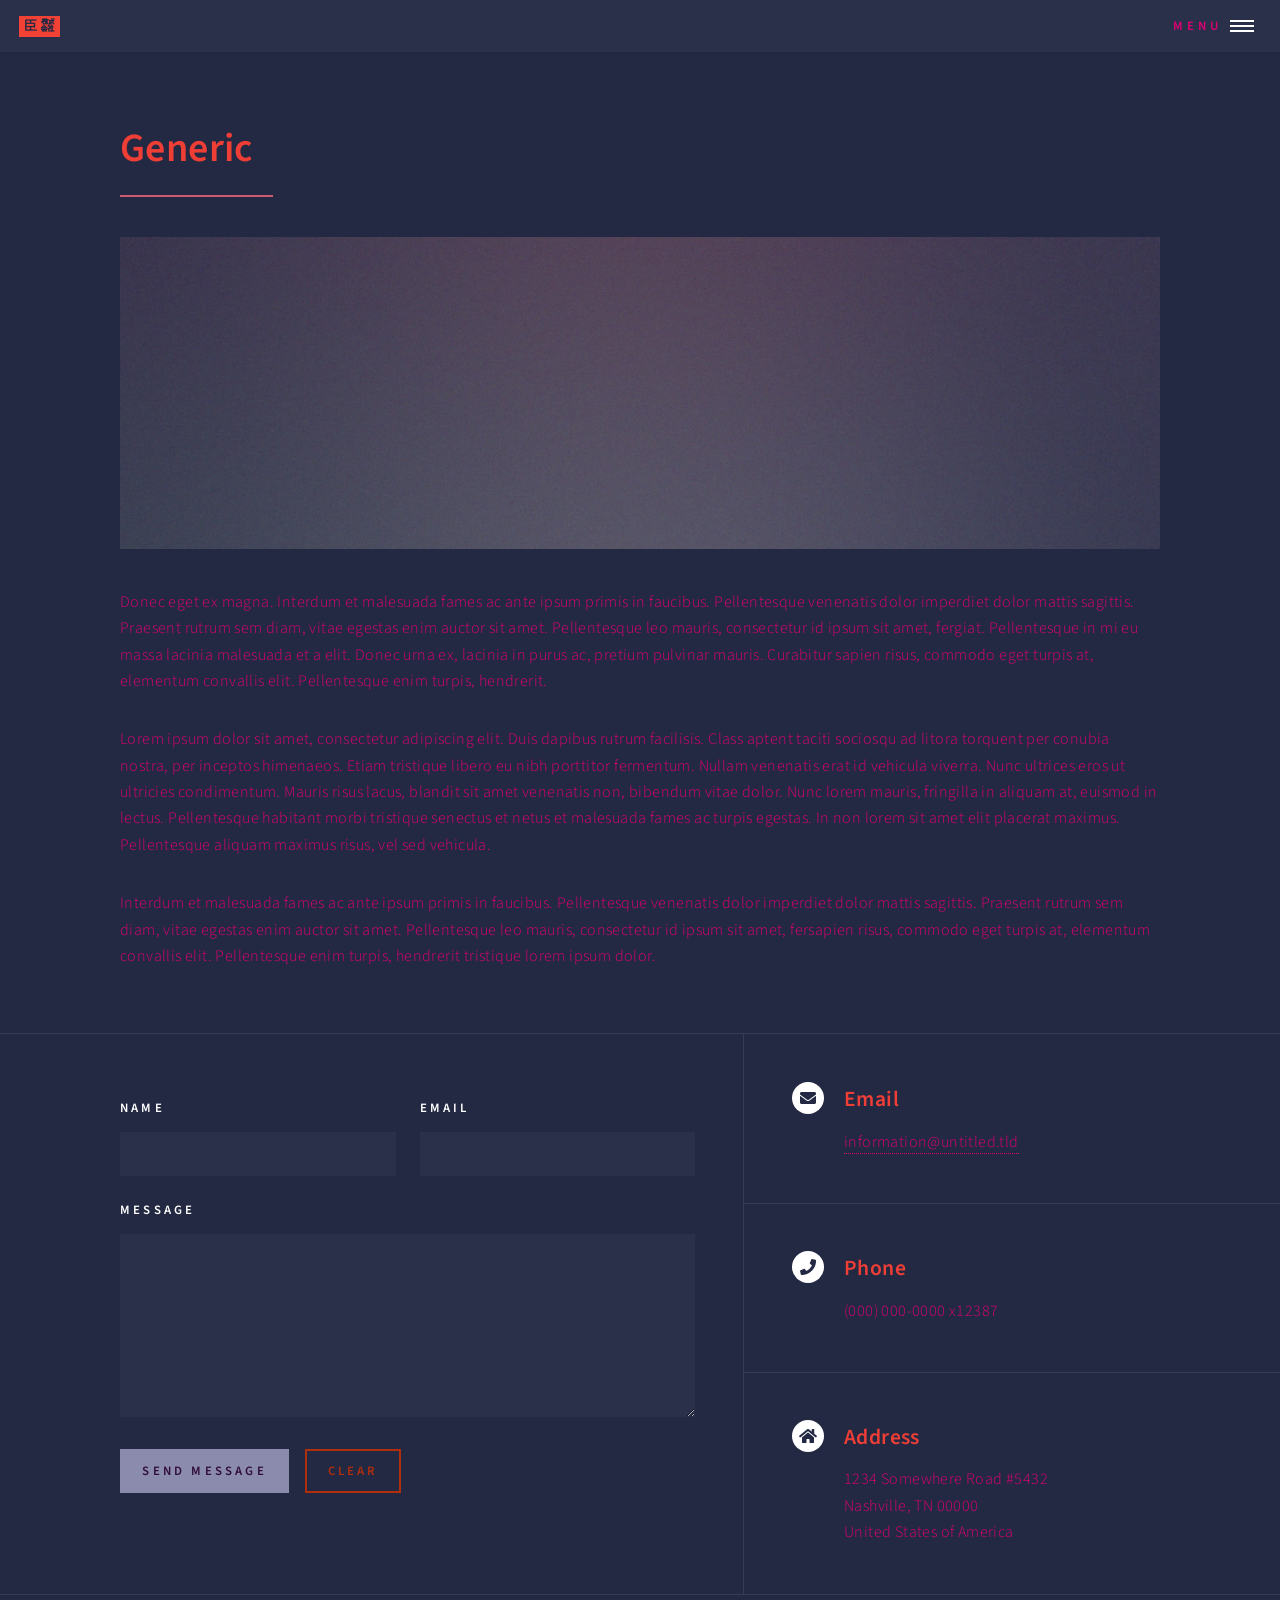
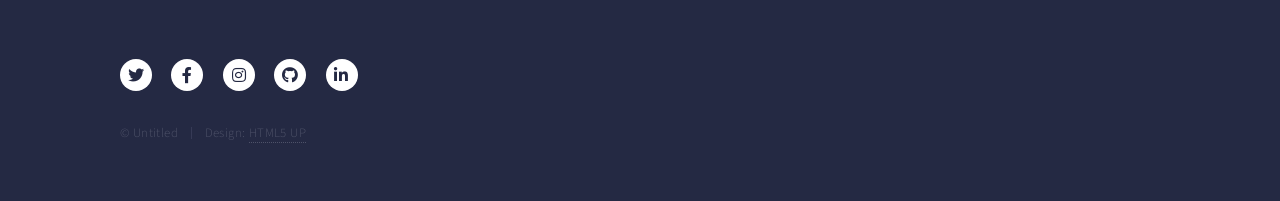
<file: generic.html>
<!DOCTYPE HTML>
<!--
	Forty by HTML5 UP
	html5up.net | @ajlkn
	Free for personal and commercial use under the CCA 3.0 license (html5up.net/license)
-->
<html>
	<head>
		<link rel="icon" type="image/jpg" href="images/favicon05.jpg">
		<title>Generic - Forty by HTML5 UP</title>
		<meta charset="utf-8" />
		<meta name="viewport" content="width=device-width, initial-scale=1, user-scalable=no" />
		<link rel="stylesheet" href="assets/css/main.css" />
		<noscript><link rel="stylesheet" href="assets/css/noscript.css" /></noscript>
	</head>
	<body class="is-preload">

		<!-- Wrapper -->
			<div id="wrapper">

				<!-- Header -->
					<header id="header">
						<a href="index.html" class="logo"><strong>臣㍿</strong> <span></span></a>
						<nav>
							<a href="#menu">Menu</a>
						</nav>
					</header>

				<!-- Menu -->
					<nav id="menu">
						<ul class="links">
							<li><a href="index.html">Home</a></li>
							<li><a href="landing.html">Landing</a></li>
							<li><a href="generic.html">Generic</a></li>
							<li><a href="elements.html">Elements</a></li>
						</ul>
						<ul class="actions stacked">
							<li><a href="#" class="button primary fit">Get Started</a></li>
							<li><a href="#" class="button fit">Log In</a></li>
						</ul>
					</nav>

				<!-- Main -->
					<div id="main" class="alt">

						<!-- One -->
							<section id="one">
								<div class="inner">
									<header class="major">
										<h1>Generic</h1>
									</header>
									<span class="image main"><img src="images/pic11.jpg" alt="" /></span>
									<p>Donec eget ex magna. Interdum et malesuada fames ac ante ipsum primis in faucibus. Pellentesque venenatis dolor imperdiet dolor mattis sagittis. Praesent rutrum sem diam, vitae egestas enim auctor sit amet. Pellentesque leo mauris, consectetur id ipsum sit amet, fergiat. Pellentesque in mi eu massa lacinia malesuada et a elit. Donec urna ex, lacinia in purus ac, pretium pulvinar mauris. Curabitur sapien risus, commodo eget turpis at, elementum convallis elit. Pellentesque enim turpis, hendrerit.</p>
									<p>Lorem ipsum dolor sit amet, consectetur adipiscing elit. Duis dapibus rutrum facilisis. Class aptent taciti sociosqu ad litora torquent per conubia nostra, per inceptos himenaeos. Etiam tristique libero eu nibh porttitor fermentum. Nullam venenatis erat id vehicula viverra. Nunc ultrices eros ut ultricies condimentum. Mauris risus lacus, blandit sit amet venenatis non, bibendum vitae dolor. Nunc lorem mauris, fringilla in aliquam at, euismod in lectus. Pellentesque habitant morbi tristique senectus et netus et malesuada fames ac turpis egestas. In non lorem sit amet elit placerat maximus. Pellentesque aliquam maximus risus, vel sed vehicula.</p>
									<p>Interdum et malesuada fames ac ante ipsum primis in faucibus. Pellentesque venenatis dolor imperdiet dolor mattis sagittis. Praesent rutrum sem diam, vitae egestas enim auctor sit amet. Pellentesque leo mauris, consectetur id ipsum sit amet, fersapien risus, commodo eget turpis at, elementum convallis elit. Pellentesque enim turpis, hendrerit tristique lorem ipsum dolor.</p>
								</div>
							</section>

					</div>

				<!-- Contact -->
					<section id="contact">
						<div class="inner">
							<section>
								<form method="post" action="#">
									<div class="fields">
										<div class="field half">
											<label for="name">Name</label>
											<input type="text" name="name" id="name" />
										</div>
										<div class="field half">
											<label for="email">Email</label>
											<input type="text" name="email" id="email" />
										</div>
										<div class="field">
											<label for="message">Message</label>
											<textarea name="message" id="message" rows="6"></textarea>
										</div>
									</div>
									<ul class="actions">
										<li><input type="submit" value="Send Message" class="primary" /></li>
										<li><input type="reset" value="Clear" /></li>
									</ul>
								</form>
							</section>
							<section class="split">
								<section>
									<div class="contact-method">
										<span class="icon solid alt fa-envelope"></span>
										<h3>Email</h3>
										<a href="#">information@untitled.tld</a>
									</div>
								</section>
								<section>
									<div class="contact-method">
										<span class="icon solid alt fa-phone"></span>
										<h3>Phone</h3>
										<span>(000) 000-0000 x12387</span>
									</div>
								</section>
								<section>
									<div class="contact-method">
										<span class="icon solid alt fa-home"></span>
										<h3>Address</h3>
										<span>1234 Somewhere Road #5432<br />
										Nashville, TN 00000<br />
										United States of America</span>
									</div>
								</section>
							</section>
						</div>
					</section>

				<!-- Footer -->
					<footer id="footer">
						<div class="inner">
							<ul class="icons">
								<li><a href="#" class="icon brands alt fa-twitter"><span class="label">Twitter</span></a></li>
								<li><a href="#" class="icon brands alt fa-facebook-f"><span class="label">Facebook</span></a></li>
								<li><a href="#" class="icon brands alt fa-instagram"><span class="label">Instagram</span></a></li>
								<li><a href="#" class="icon brands alt fa-github"><span class="label">GitHub</span></a></li>
								<li><a href="#" class="icon brands alt fa-linkedin-in"><span class="label">LinkedIn</span></a></li>
							</ul>
							<ul class="copyright">
								<li>&copy; Untitled</li><li>Design: <a href="https://html5up.net">HTML5 UP</a></li>
							</ul>
						</div>
					</footer>

			</div>

		<!-- Scripts -->
			<script src="assets/js/jquery.min.js"></script>
			<script src="assets/js/jquery.scrolly.min.js"></script>
			<script src="assets/js/jquery.scrollex.min.js"></script>
			<script src="assets/js/browser.min.js"></script>
			<script src="assets/js/breakpoints.min.js"></script>
			<script src="assets/js/util.js"></script>
			<script src="assets/js/main.js"></script>

	</body>
</html>
</file>
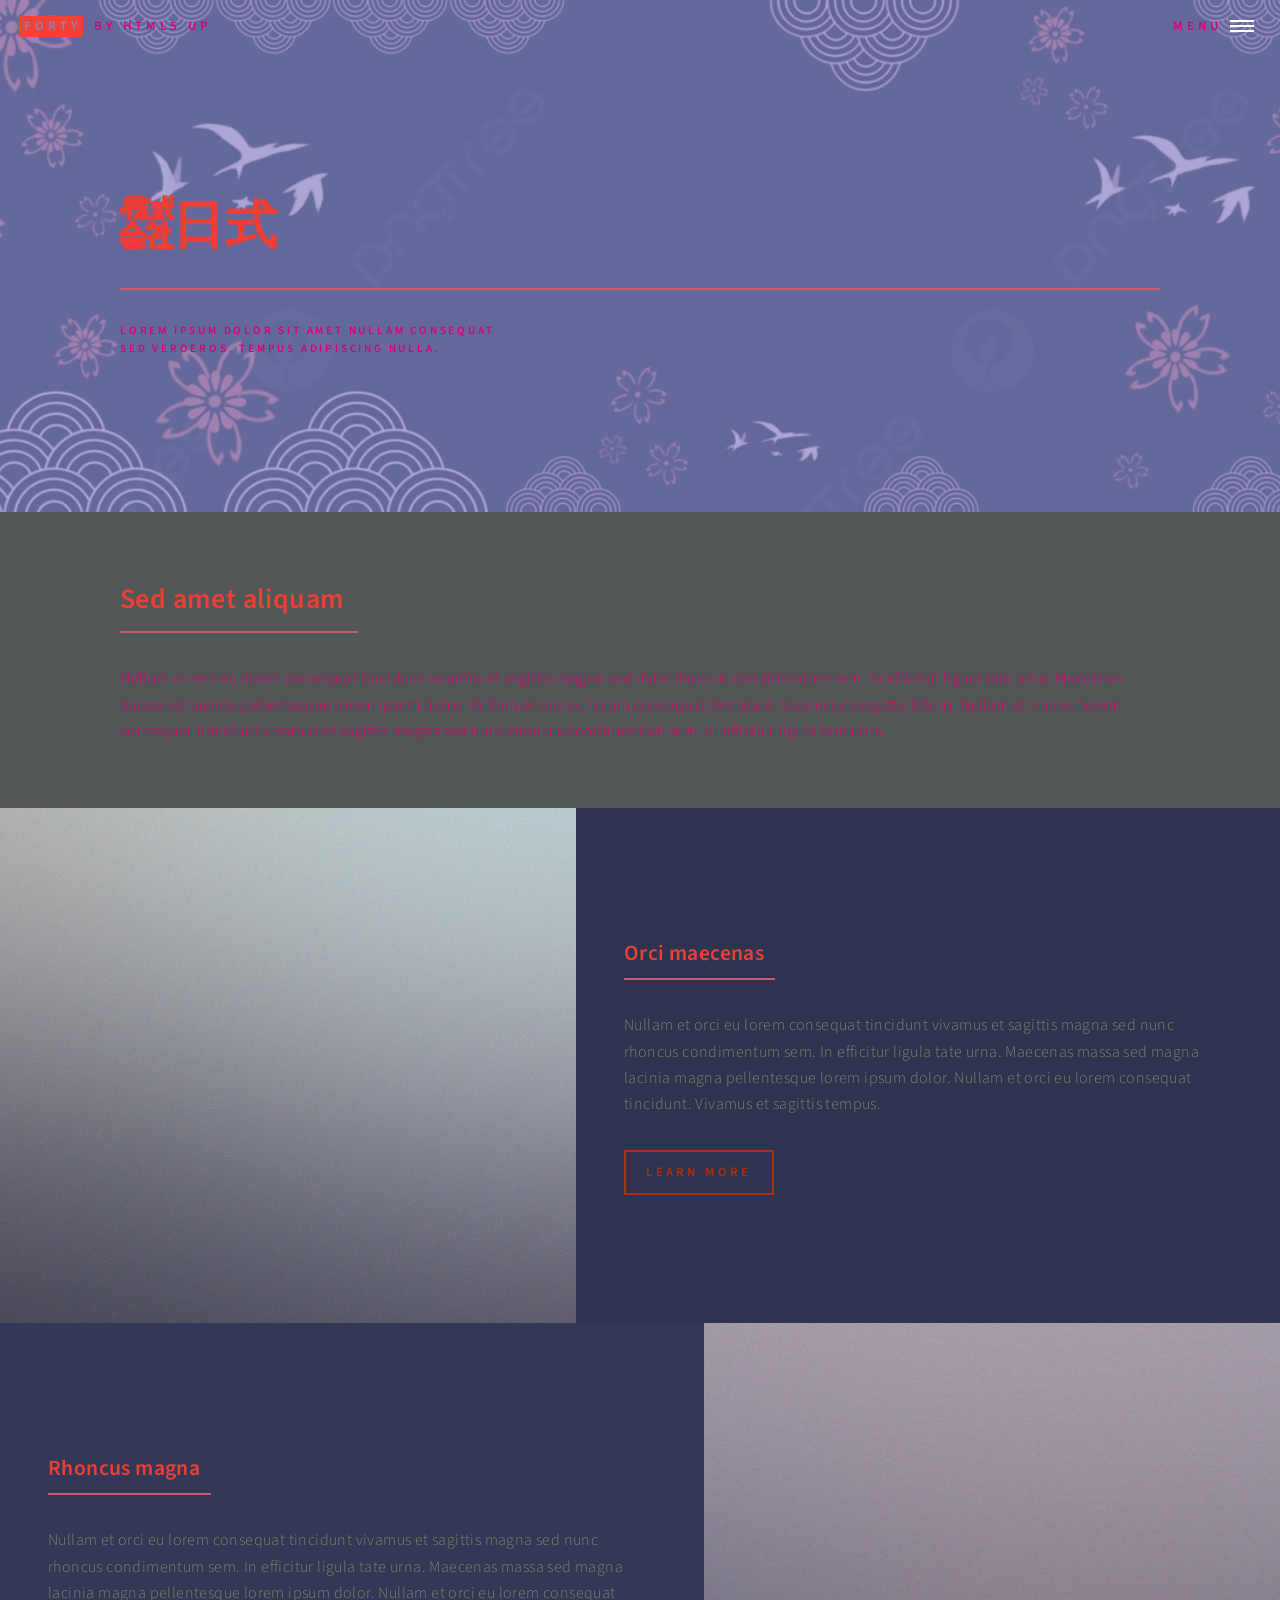
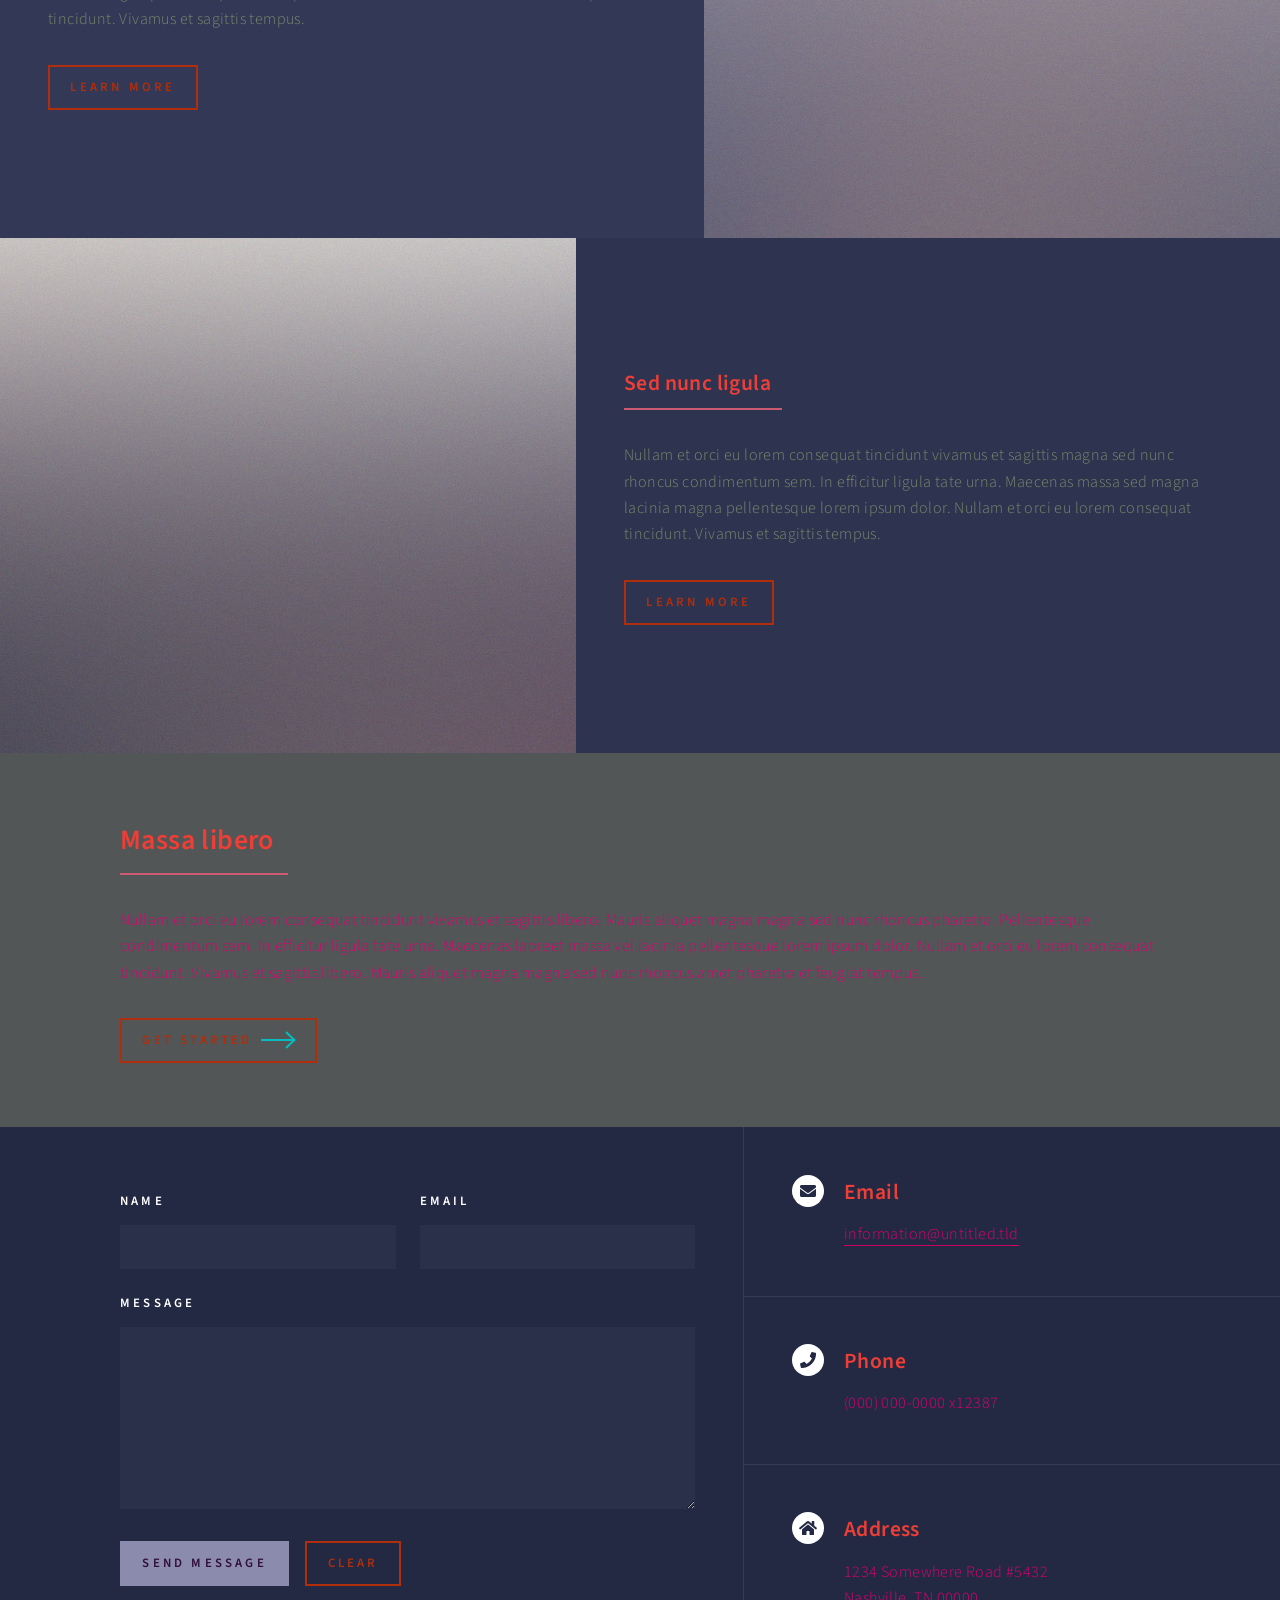
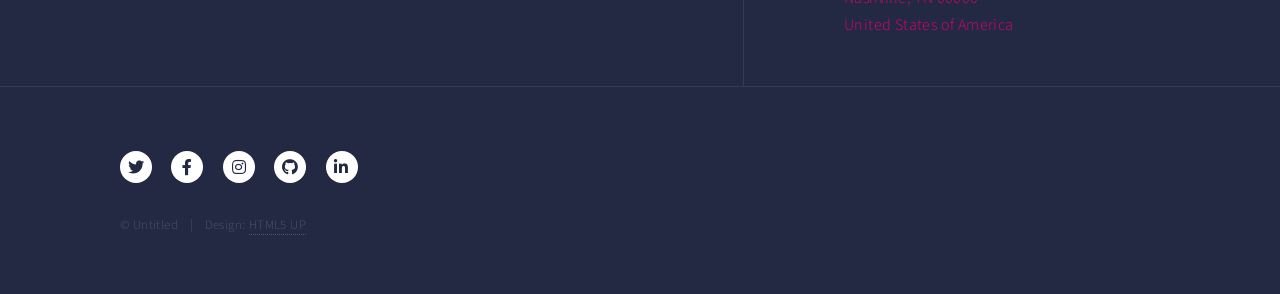
<file: landing.html>
<!DOCTYPE HTML>
<!--
	Forty by HTML5 UP
	html5up.net | @ajlkn
	Free for personal and commercial use under the CCA 3.0 license (html5up.net/license)
-->
<html>
	<head>
		<title>Landing - Forty by HTML5 UP</title>
		<meta charset="utf-8" />
		<meta name="viewport" content="width=device-width, initial-scale=1, user-scalable=no" />
		<link rel="stylesheet" href="assets/css/main.css" />
		<noscript><link rel="stylesheet" href="assets/css/noscript.css" /></noscript>
	</head>
	<body class="is-preload">

		<!-- Wrapper -->
			<div id="wrapper">

				<!-- Header -->
				<!-- Note: The "styleN" class below should match that of the banner element. -->
					<header id="header" class="alt style2">
						<a href="index.html" class="logo"><strong>Forty</strong> <span>by HTML5 UP</span></a>
						<nav>
							<a href="#menu">Menu</a>
						</nav>
					</header>

				<!-- Menu -->
					<nav id="menu">
						<ul class="links">
							<li><a href="index.html">Home</a></li>
							<li><a href="landing.html">Landing</a></li>
							<li><a href="generic.html">Generic</a></li>
							<li><a href="elements.html">Elements</a></li>
						</ul>
						<ul class="actions stacked">
							<li><a href="#" class="button primary fit">Get Started</a></li>
							<li><a href="#" class="button fit">Log In</a></li>
						</ul>
					</nav>

				<!-- Banner -->
				<!-- Note: The "styleN" class below should match that of the header element. -->
					<section id="banner" class="style2">
						<div class="inner">
							<span class="image">
								<img src="images/pic07.jpg" alt="" />
							</span>
							<header class="major">
								<h1>㍿日式</h1>
							</header>
							<div class="content">
								<p>Lorem ipsum dolor sit amet nullam consequat<br />
								sed veroeros. tempus adipiscing nulla.</p>
							</div>
						</div>
					</section>

				<!-- Main -->
					<div id="main">

						<!-- One -->
							<section id="one">
								<div class="inner">
									<header class="major">
										<h2>Sed amet aliquam</h2>
									</header>
									<p>Nullam et orci eu lorem consequat tincidunt vivamus et sagittis magna sed nunc rhoncus condimentum sem. In efficitur ligula tate urna. Maecenas massa vel lacinia pellentesque lorem ipsum dolor. Nullam et orci eu lorem consequat tincidunt. Vivamus et sagittis libero. Nullam et orci eu lorem consequat tincidunt vivamus et sagittis magna sed nunc rhoncus condimentum sem. In efficitur ligula tate urna.</p>
								</div>
							</section>

						<!-- Two -->
							<section id="two" class="spotlights">
								<section>
									<a href="generic.html" class="image">
										<img src="images/pic08.jpg" alt="" data-position="center center" />
									</a>
									<div class="content">
										<div class="inner">
											<header class="major">
												<h3>Orci maecenas</h3>
											</header>
											<p>Nullam et orci eu lorem consequat tincidunt vivamus et sagittis magna sed nunc rhoncus condimentum sem. In efficitur ligula tate urna. Maecenas massa sed magna lacinia magna pellentesque lorem ipsum dolor. Nullam et orci eu lorem consequat tincidunt. Vivamus et sagittis tempus.</p>
											<ul class="actions">
												<li><a href="generic.html" class="button">Learn more</a></li>
											</ul>
										</div>
									</div>
								</section>
								<section>
									<a href="generic.html" class="image">
										<img src="images/pic09.jpg" alt="" data-position="top center" />
									</a>
									<div class="content">
										<div class="inner">
											<header class="major">
												<h3>Rhoncus magna</h3>
											</header>
											<p>Nullam et orci eu lorem consequat tincidunt vivamus et sagittis magna sed nunc rhoncus condimentum sem. In efficitur ligula tate urna. Maecenas massa sed magna lacinia magna pellentesque lorem ipsum dolor. Nullam et orci eu lorem consequat tincidunt. Vivamus et sagittis tempus.</p>
											<ul class="actions">
												<li><a href="generic.html" class="button">Learn more</a></li>
											</ul>
										</div>
									</div>
								</section>
								<section>
									<a href="generic.html" class="image">
										<img src="images/pic10.jpg" alt="" data-position="25% 25%" />
									</a>
									<div class="content">
										<div class="inner">
											<header class="major">
												<h3>Sed nunc ligula</h3>
											</header>
											<p>Nullam et orci eu lorem consequat tincidunt vivamus et sagittis magna sed nunc rhoncus condimentum sem. In efficitur ligula tate urna. Maecenas massa sed magna lacinia magna pellentesque lorem ipsum dolor. Nullam et orci eu lorem consequat tincidunt. Vivamus et sagittis tempus.</p>
											<ul class="actions">
												<li><a href="generic.html" class="button">Learn more</a></li>
											</ul>
										</div>
									</div>
								</section>
							</section>

						<!-- Three -->
							<section id="three">
								<div class="inner">
									<header class="major">
										<h2>Massa libero</h2>
									</header>
									<p>Nullam et orci eu lorem consequat tincidunt vivamus et sagittis libero. Mauris aliquet magna magna sed nunc rhoncus pharetra. Pellentesque condimentum sem. In efficitur ligula tate urna. Maecenas laoreet massa vel lacinia pellentesque lorem ipsum dolor. Nullam et orci eu lorem consequat tincidunt. Vivamus et sagittis libero. Mauris aliquet magna magna sed nunc rhoncus amet pharetra et feugiat tempus.</p>
									<ul class="actions">
										<li><a href="generic.html" class="button next">Get Started</a></li>
									</ul>
								</div>
							</section>

					</div>

				<!-- Contact -->
					<section id="contact">
						<div class="inner">
							<section>
								<form method="post" action="#">
									<div class="fields">
										<div class="field half">
											<label for="name">Name</label>
											<input type="text" name="name" id="name" />
										</div>
										<div class="field half">
											<label for="email">Email</label>
											<input type="text" name="email" id="email" />
										</div>
										<div class="field">
											<label for="message">Message</label>
											<textarea name="message" id="message" rows="6"></textarea>
										</div>
									</div>
									<ul class="actions">
										<li><input type="submit" value="Send Message" class="primary" /></li>
										<li><input type="reset" value="Clear" /></li>
									</ul>
								</form>
							</section>
							<section class="split">
								<section>
									<div class="contact-method">
										<span class="icon solid alt fa-envelope"></span>
										<h3>Email</h3>
										<a href="#">information@untitled.tld</a>
									</div>
								</section>
								<section>
									<div class="contact-method">
										<span class="icon solid alt fa-phone"></span>
										<h3>Phone</h3>
										<span>(000) 000-0000 x12387</span>
									</div>
								</section>
								<section>
									<div class="contact-method">
										<span class="icon solid alt fa-home"></span>
										<h3>Address</h3>
										<span>1234 Somewhere Road #5432<br />
										Nashville, TN 00000<br />
										United States of America</span>
									</div>
								</section>
							</section>
						</div>
					</section>

				<!-- Footer -->
					<footer id="footer">
						<div class="inner">
							<ul class="icons">
								<li><a href="#" class="icon brands alt fa-twitter"><span class="label">Twitter</span></a></li>
								<li><a href="#" class="icon brands alt fa-facebook-f"><span class="label">Facebook</span></a></li>
								<li><a href="#" class="icon brands alt fa-instagram"><span class="label">Instagram</span></a></li>
								<li><a href="#" class="icon brands alt fa-github"><span class="label">GitHub</span></a></li>
								<li><a href="#" class="icon brands alt fa-linkedin-in"><span class="label">LinkedIn</span></a></li>
							</ul>
							<ul class="copyright">
								<li>&copy; Untitled</li><li>Design: <a href="https://html5up.net">HTML5 UP</a></li>
							</ul>
						</div>
					</footer>

			</div>

		<!-- Scripts -->
			<script src="assets/js/jquery.min.js"></script>
			<script src="assets/js/jquery.scrolly.min.js"></script>
			<script src="assets/js/jquery.scrollex.min.js"></script>
			<script src="assets/js/browser.min.js"></script>
			<script src="assets/js/breakpoints.min.js"></script>
			<script src="assets/js/util.js"></script>
			<script src="assets/js/main.js"></script>

	</body>
</html>
</file>
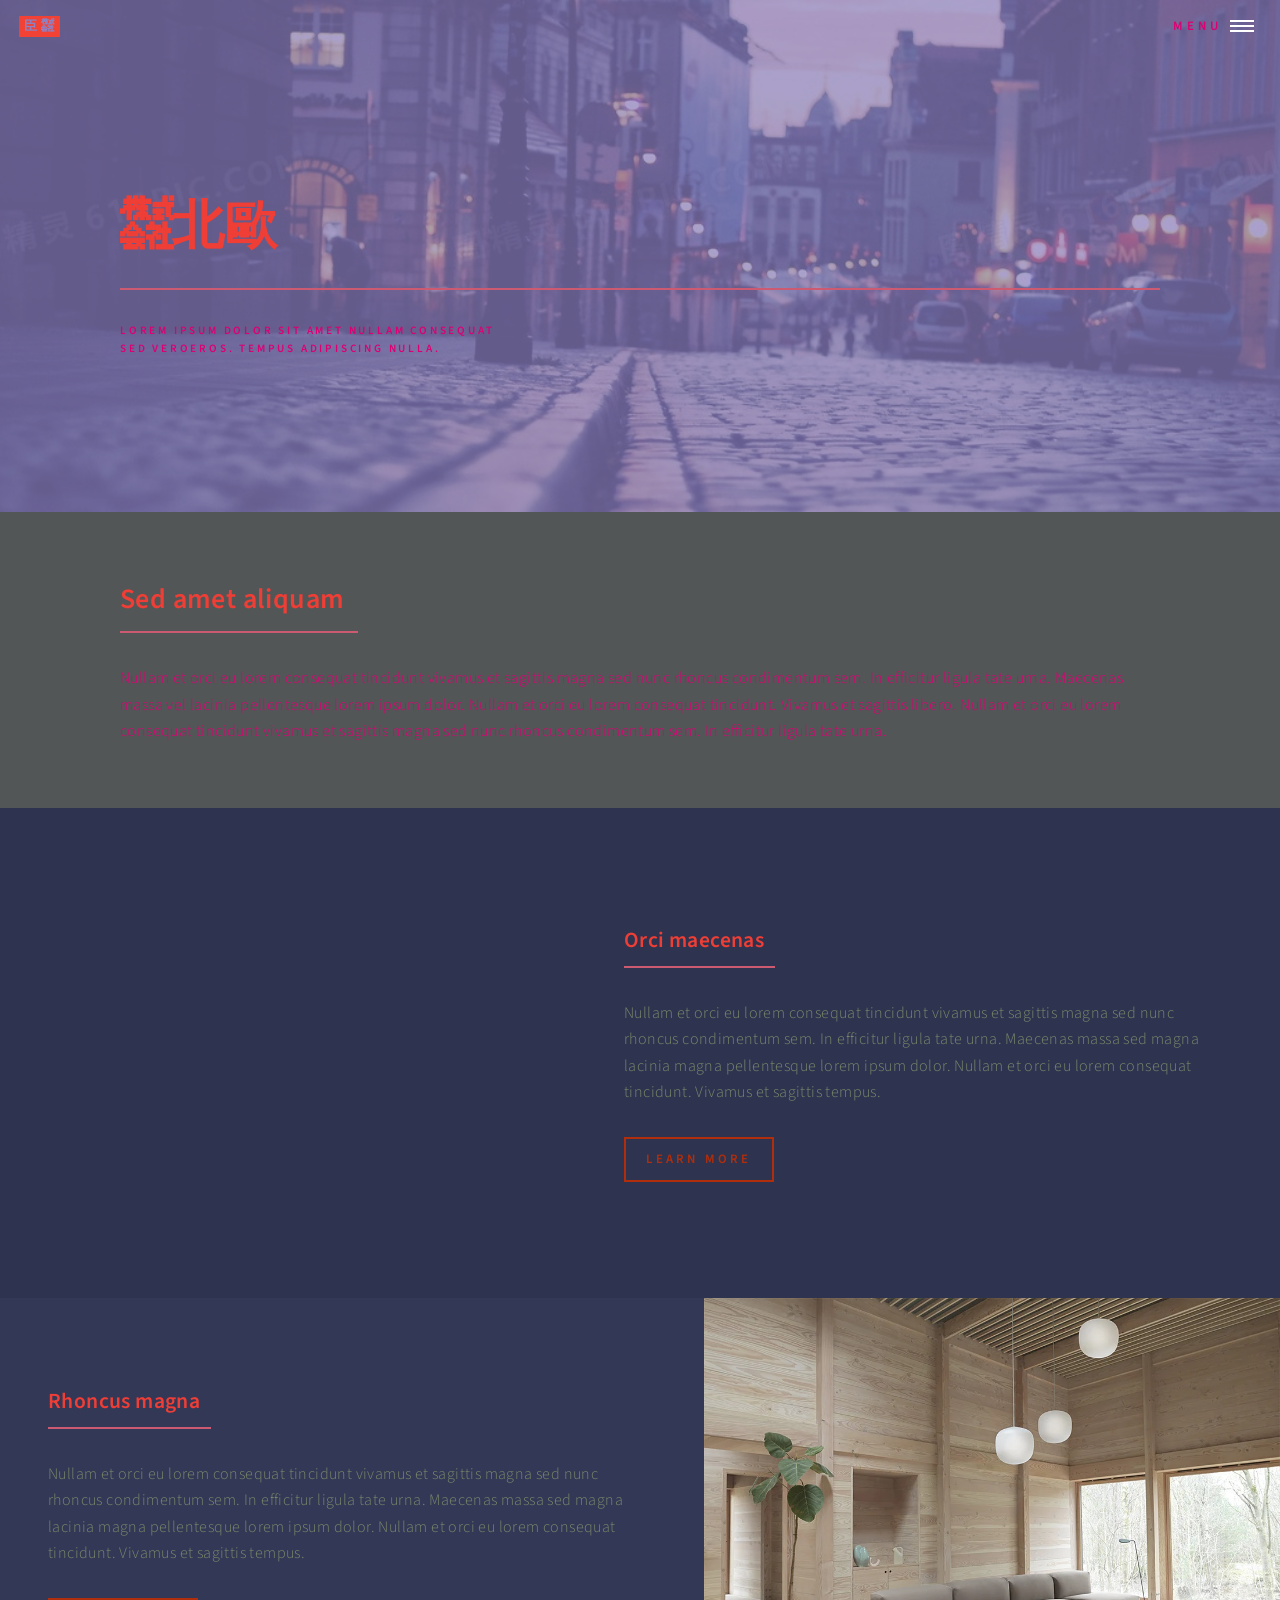
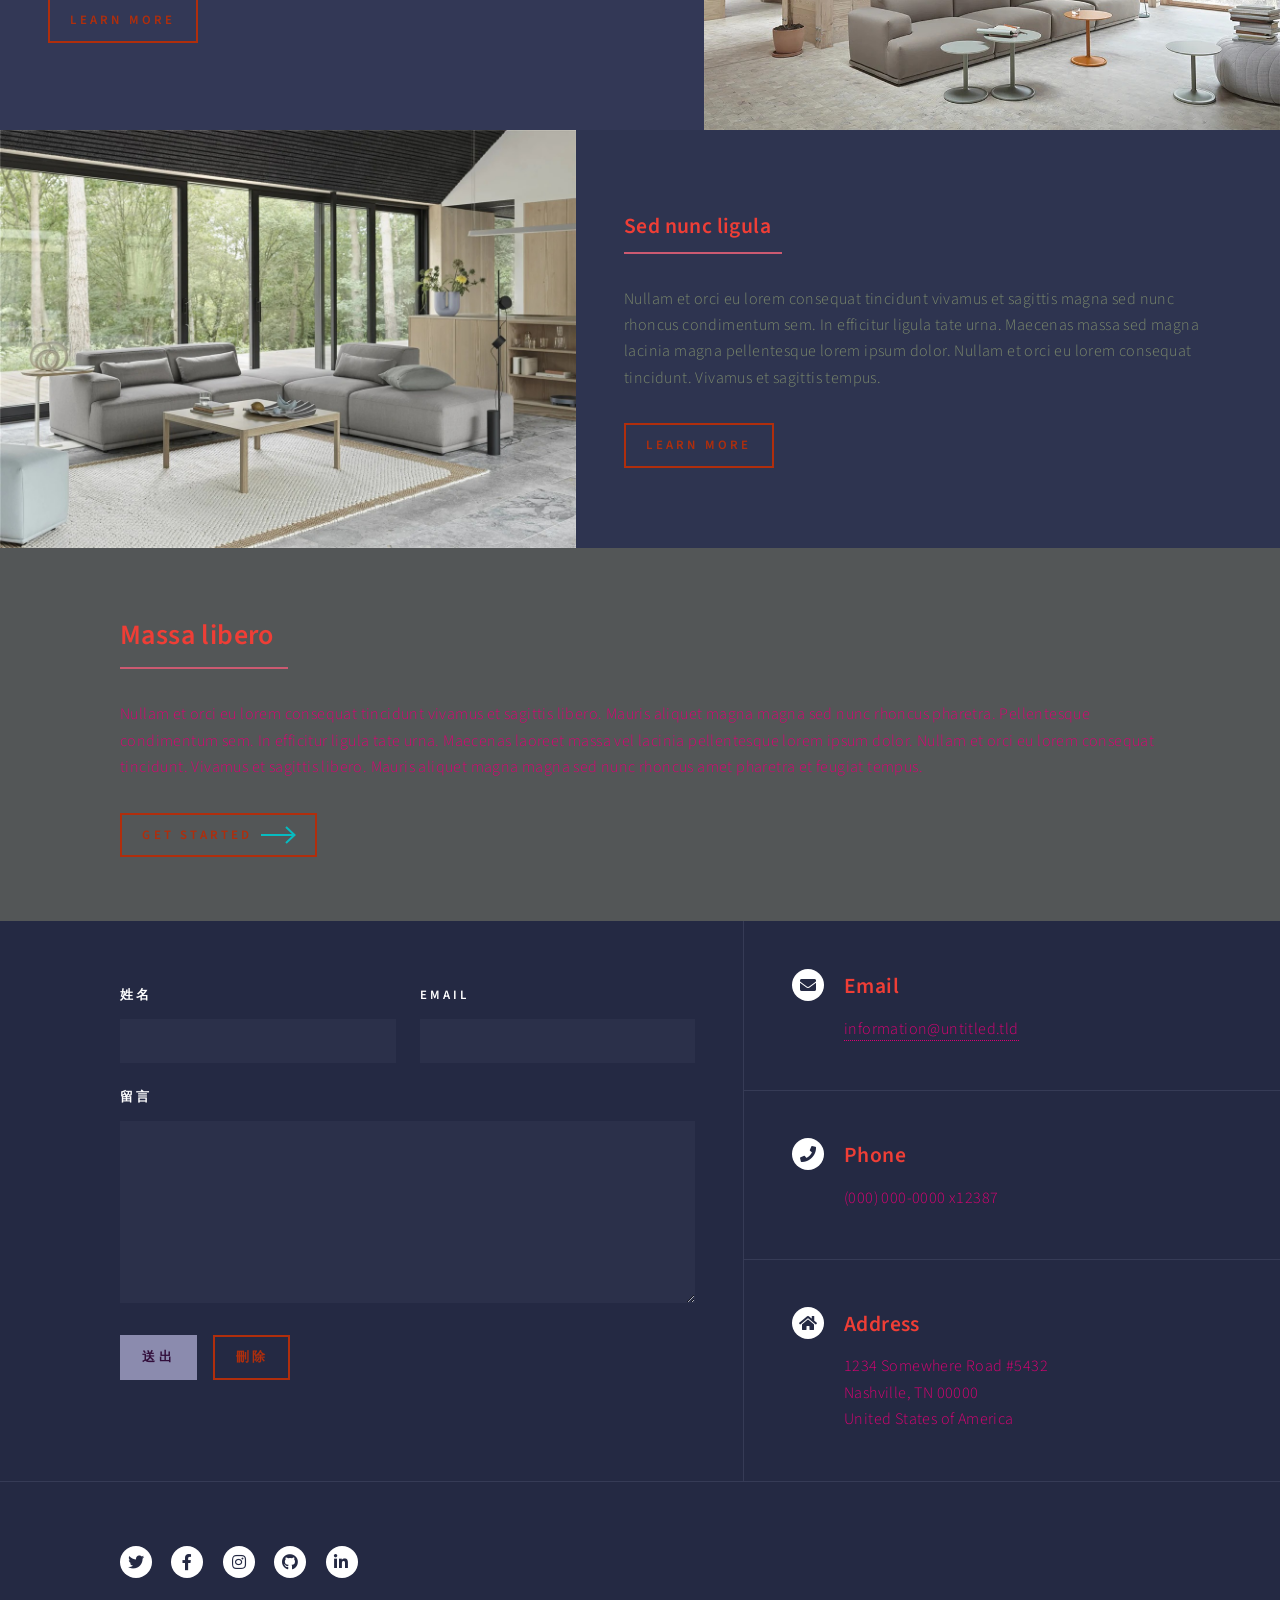
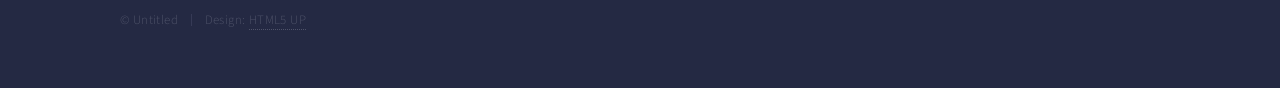
<file: ㍿北歐.html>
<!DOCTYPE HTML>
<!--
	Forty by HTML5 UP
	html5up.net | @ajlkn
	Free for personal and commercial use under the CCA 3.0 license (html5up.net/license)
-->
<html>
	<head>
		<link rel="icon" type="image/jpg" href="images/favicon05.jpg">
		<title>Landing - Forty by HTML5 UP</title>
		<meta charset="utf-8" />
		<meta name="viewport" content="width=device-width, initial-scale=1, user-scalable=no" />
		<link rel="stylesheet" href="assets/css/main.css" />
		<noscript><link rel="stylesheet" href="assets/css/noscript.css" /></noscript>
	</head>
	<body class="is-preload">

		<!-- Wrapper -->
			<div id="wrapper">

				<!-- Header -->
				<!-- Note: The "styleN" class below should match that of the banner element. -->
					<header id="header" class="alt style2">
						<a href="index.html" class="logo"><strong>臣㍿</strong> <span></span></a>
						<nav>
							<a href="#menu">Menu</a>
						</nav>
					</header>

				<!-- Menu -->
					<nav id="menu">
						<ul class="links">
							<li><a href="index.html">Home</a></li>
							<li><a href="landing.html">Landing</a></li>
							<li><a href="generic.html">Generic</a></li>
							<li><a href="elements.html">Elements</a></li>
						</ul>
						<ul class="actions stacked">
							<li><a href="#" class="button primary fit">Get Started</a></li>
							<li><a href="#" class="button fit">Log In</a></li>
						</ul>
					</nav>

				<!-- Banner -->
				<!-- Note: The "styleN" class below should match that of the header element. -->
					<section id="banner" class="style2">
						<div class="inner">
							<span class="image">
								<img src="images/pic013.jpg" alt="" />
							</span>
							<header class="major">
								<h1>㍿北歐</h1>
							</header>
							<div class="content">
								<p>Lorem ipsum dolor sit amet nullam consequat<br />
								sed veroeros. tempus adipiscing nulla.</p>
							</div>
						</div>
					</section>

				<!-- Main -->
					<div id="main">

						<!-- One -->
							<section id="one">
								<div class="inner">
									<header class="major">
										<h2>Sed amet aliquam</h2>
									</header>
									<p>Nullam et orci eu lorem consequat tincidunt vivamus et sagittis magna sed nunc rhoncus condimentum sem. In efficitur ligula tate urna. Maecenas massa vel lacinia pellentesque lorem ipsum dolor. Nullam et orci eu lorem consequat tincidunt. Vivamus et sagittis libero. Nullam et orci eu lorem consequat tincidunt vivamus et sagittis magna sed nunc rhoncus condimentum sem. In efficitur ligula tate urna.</p>
								</div>
							</section>

						<!-- Two -->
							<section id="two" class="spotlights">
								<section>
									<iframe width="871" height="490" src="https://www.youtube.com/embed/6Z2q77fjdN0" title="毛森江的「毛舍」 Mao Shen-Chinage, the Top Architect of Bare Concrete Construction in Taiwan" frameborder="0" allow="accelerometer; autoplay; clipboard-write; encrypted-media; gyroscope; picture-in-picture; web-share" allowfullscreen></iframe>
									<div class="content">
										<div class="inner">
											<header class="major">
												<h3>Orci maecenas</h3>
											</header>
											<p>Nullam et orci eu lorem consequat tincidunt vivamus et sagittis magna sed nunc rhoncus condimentum sem. In efficitur ligula tate urna. Maecenas massa sed magna lacinia magna pellentesque lorem ipsum dolor. Nullam et orci eu lorem consequat tincidunt. Vivamus et sagittis tempus.</p>
											<ul class="actions">
												<li><a href="generic.html" class="button">Learn more</a></li>
											</ul>
										</div>
									</div>
								</section>
								<section>
									<a href="generic.html" class="image">
										<img src="images/pic002.jpg" alt="" data-position="top center" />
									</a>
									<div class="content">
										<div class="inner">
											<header class="major">
												<h3>Rhoncus magna</h3>
											</header>
											<p>Nullam et orci eu lorem consequat tincidunt vivamus et sagittis magna sed nunc rhoncus condimentum sem. In efficitur ligula tate urna. Maecenas massa sed magna lacinia magna pellentesque lorem ipsum dolor. Nullam et orci eu lorem consequat tincidunt. Vivamus et sagittis tempus.</p>
											<ul class="actions">
												<li><a href="generic.html" class="button">Learn more</a></li>
											</ul>
										</div>
									</div>
								</section>
								<section>
									<a href="generic.html" class="image">
										<img src="images/pic003.jpg" alt="" data-position="25% 25%" />
									</a>
									<div class="content">
										<div class="inner">
											<header class="major">
												<h3>Sed nunc ligula</h3>
											</header>
											<p>Nullam et orci eu lorem consequat tincidunt vivamus et sagittis magna sed nunc rhoncus condimentum sem. In efficitur ligula tate urna. Maecenas massa sed magna lacinia magna pellentesque lorem ipsum dolor. Nullam et orci eu lorem consequat tincidunt. Vivamus et sagittis tempus.</p>
											<ul class="actions">
												<li><a href="generic.html" class="button">Learn more</a></li>
											</ul>
										</div>
									</div>
								</section>
							</section>

						<!-- Three -->
							<section id="three">
								<div class="inner">
									<header class="major">
										<h2>Massa libero</h2>
									</header>
									<p>Nullam et orci eu lorem consequat tincidunt vivamus et sagittis libero. Mauris aliquet magna magna sed nunc rhoncus pharetra. Pellentesque condimentum sem. In efficitur ligula tate urna. Maecenas laoreet massa vel lacinia pellentesque lorem ipsum dolor. Nullam et orci eu lorem consequat tincidunt. Vivamus et sagittis libero. Mauris aliquet magna magna sed nunc rhoncus amet pharetra et feugiat tempus.</p>
									<ul class="actions">
										<li><a href="generic.html" class="button next">Get Started</a></li>
									</ul>
								</div>
							</section>

					</div>

				<!-- Contact -->
					<section id="contact">
						<div class="inner">
							<section>
								<form method="post" action="#">
									<div class="fields">
										<div class="field half">
											<label for="name">姓名</label>
											<input type="text" name="name" id="name" />
										</div>
										<div class="field half">
											<label for="email">Email</label>
											<input type="text" name="email" id="email" />
										</div>
										<div class="field">
											<label for="message">留言</label>
											<textarea name="message" id="message" rows="6"></textarea>
										</div>
									</div>
									<ul class="actions">
										<li><input type="submit" value="送出" class="primary" /></li>
										<li><input type="reset" value="刪除" /></li>
									</ul>
								</form>
							</section>
							<section class="split">
								<section>
									<div class="contact-method">
										<span class="icon solid alt fa-envelope"></span>
										<h3>Email</h3>
										<a href="#">information@untitled.tld</a>
									</div>
								</section>
								<section>
									<div class="contact-method">
										<span class="icon solid alt fa-phone"></span>
										<h3>Phone</h3>
										<span>(000) 000-0000 x12387</span>
									</div>
								</section>
								<section>
									<div class="contact-method">
										<span class="icon solid alt fa-home"></span>
										<h3>Address</h3>
										<span>1234 Somewhere Road #5432<br />
										Nashville, TN 00000<br />
										United States of America</span>
									</div>
								</section>
							</section>
						</div>
					</section>

				<!-- Footer -->
					<footer id="footer">
						<div class="inner">
							<ul class="icons">
								<li><a href="#" class="icon brands alt fa-twitter"><span class="label">Twitter</span></a></li>
								<li><a href="#" class="icon brands alt fa-facebook-f"><span class="label">Facebook</span></a></li>
								<li><a href="#" class="icon brands alt fa-instagram"><span class="label">Instagram</span></a></li>
								<li><a href="#" class="icon brands alt fa-github"><span class="label">GitHub</span></a></li>
								<li><a href="#" class="icon brands alt fa-linkedin-in"><span class="label">LinkedIn</span></a></li>
							</ul>
							<ul class="copyright">
								<li>&copy; Untitled</li><li>Design: <a href="https://html5up.net">HTML5 UP</a></li>
							</ul>
						</div>
					</footer>

			</div>

		<!-- Scripts -->
			<script src="assets/js/jquery.min.js"></script>
			<script src="assets/js/jquery.scrolly.min.js"></script>
			<script src="assets/js/jquery.scrollex.min.js"></script>
			<script src="assets/js/browser.min.js"></script>
			<script src="assets/js/breakpoints.min.js"></script>
			<script src="assets/js/util.js"></script>
			<script src="assets/js/main.js"></script>

	</body>
</html>
</file>
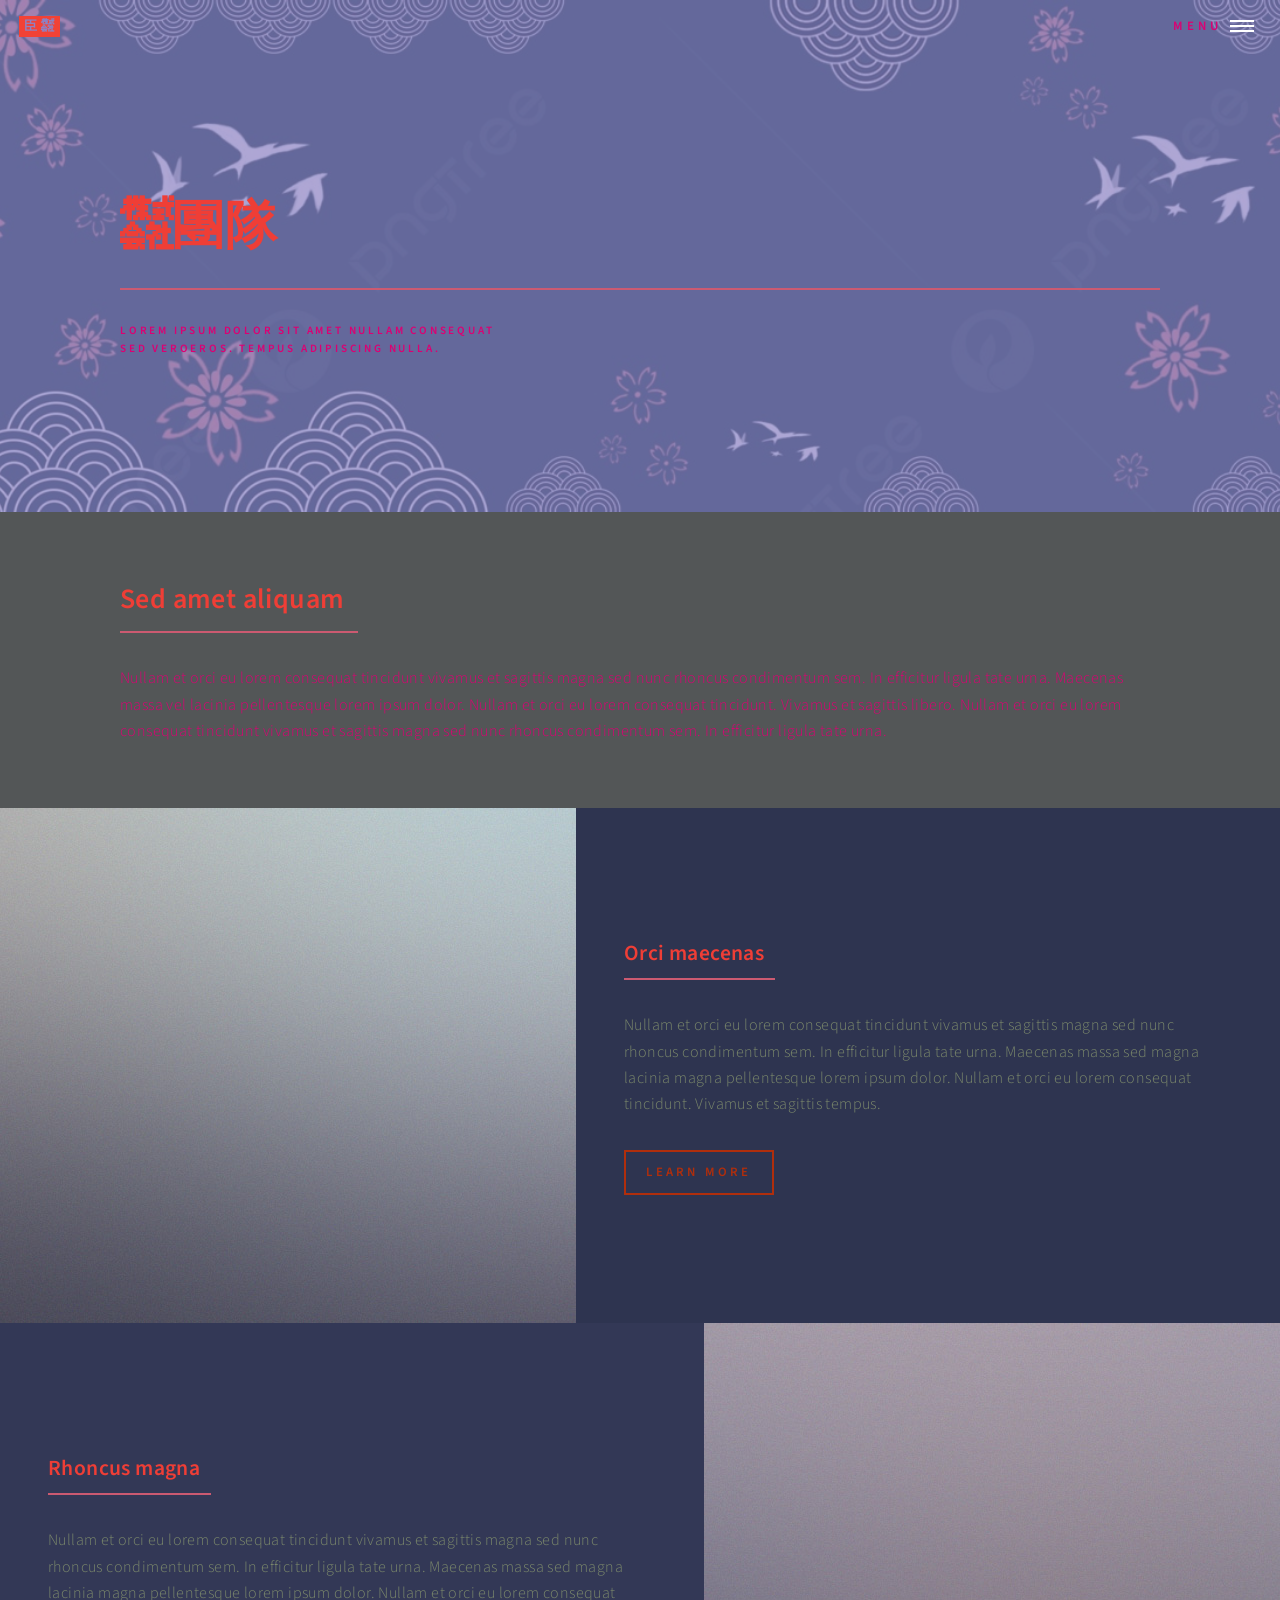
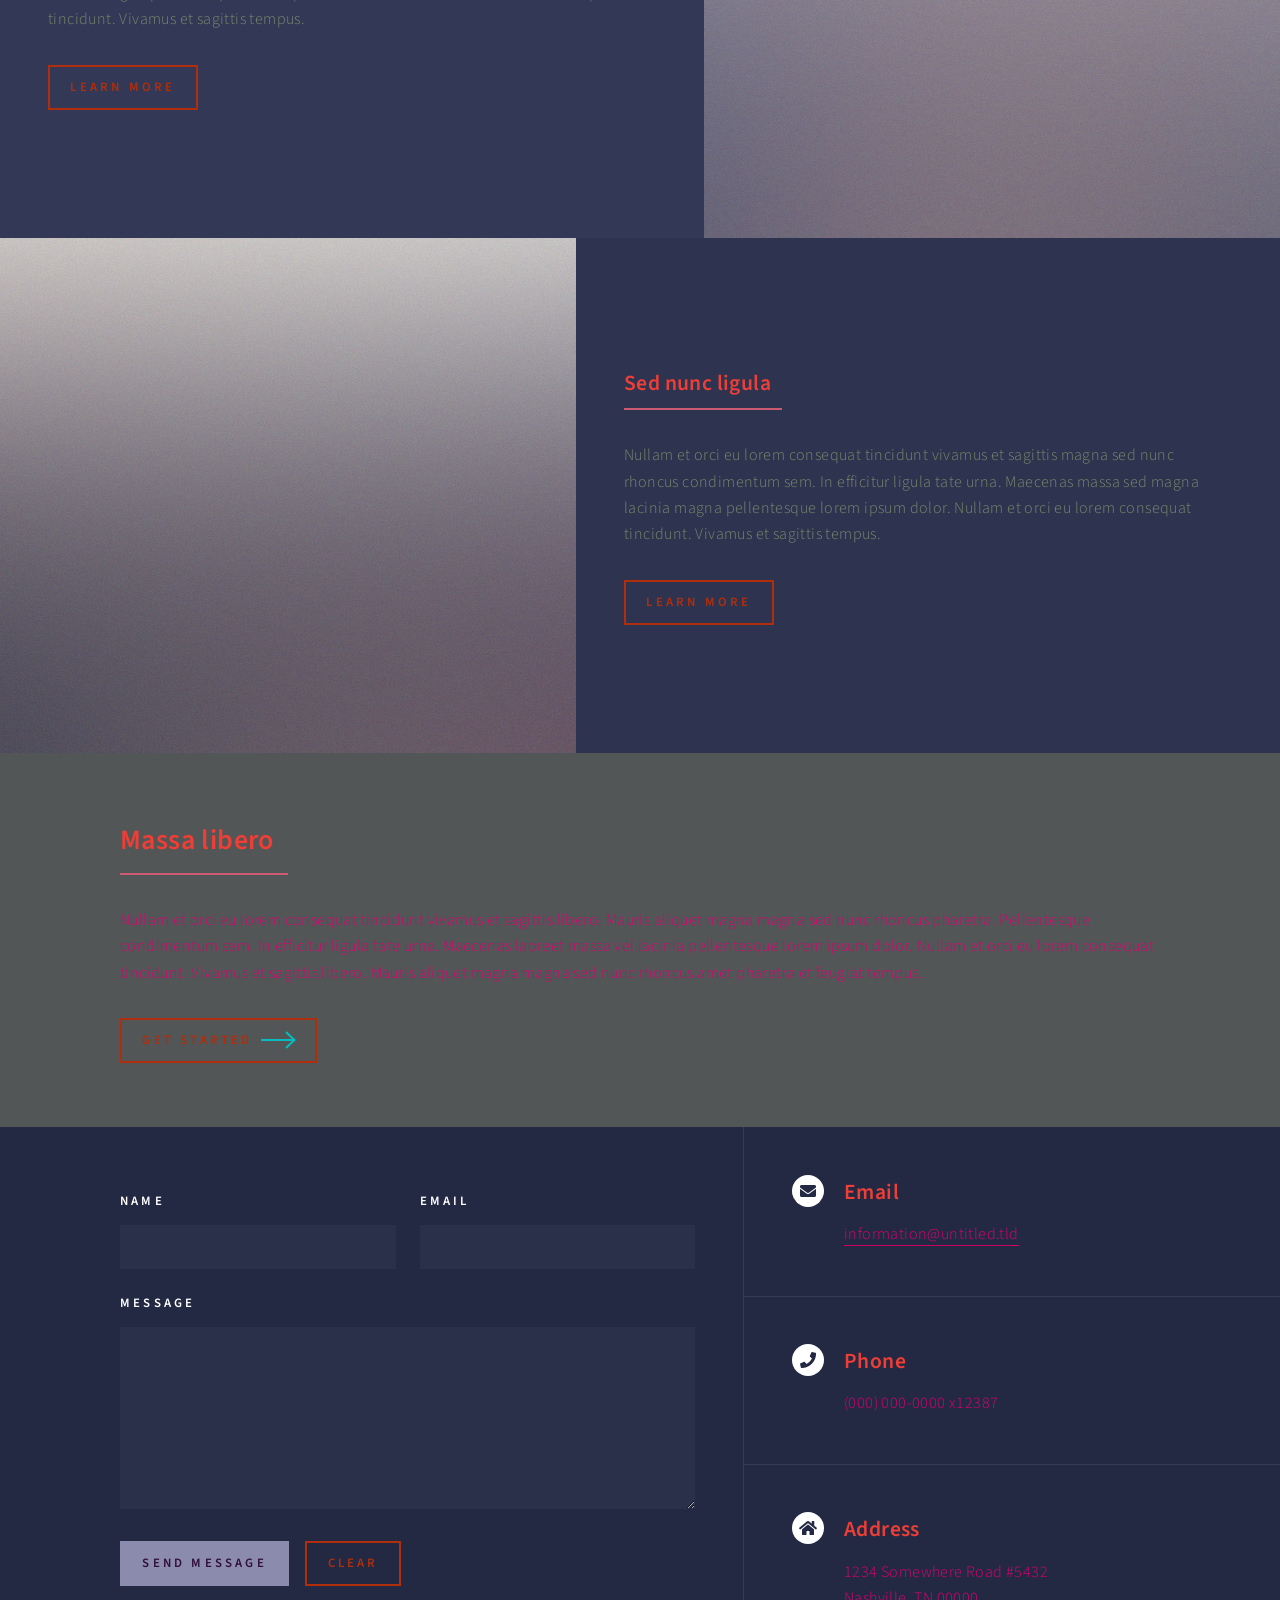
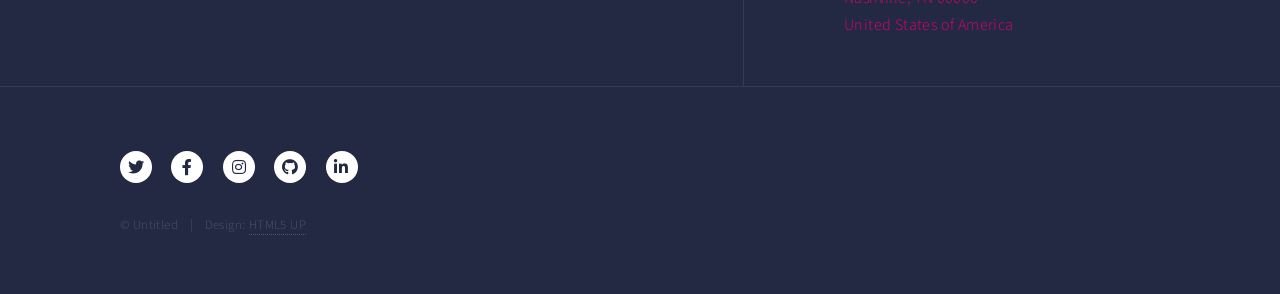
<file: ㍿團隊.html>
<!DOCTYPE HTML>
<!--
	Forty by HTML5 UP
	html5up.net | @ajlkn
	Free for personal and commercial use under the CCA 3.0 license (html5up.net/license)
-->
<html>
	<head>
		<link rel="icon" type="image/jpg" href="images/favicon05.jpg">
		<title>Landing - Forty by HTML5 UP</title>
		<meta charset="utf-8" />
		<meta name="viewport" content="width=device-width, initial-scale=1, user-scalable=no" />
		<link rel="stylesheet" href="assets/css/main.css" />
		<noscript><link rel="stylesheet" href="assets/css/noscript.css" /></noscript>
	</head>
	<body class="is-preload">

		<!-- Wrapper -->
			<div id="wrapper">

				<!-- Header -->
				<!-- Note: The "styleN" class below should match that of the banner element. -->
					<header id="header" class="alt style2">
						<a href="index.html" class="logo"><strong>臣㍿</strong> <span></span></a>
						<nav>
							<a href="#menu">Menu</a>
						</nav>
					</header>

				<!-- Menu -->
					<nav id="menu">
						<ul class="links">
							<li><a href="index.html">Home</a></li>
							<li><a href="landing.html">Landing</a></li>
							<li><a href="generic.html">Generic</a></li>
							<li><a href="elements.html">Elements</a></li>
						</ul>
						<ul class="actions stacked">
							<li><a href="#" class="button primary fit">Get Started</a></li>
							<li><a href="#" class="button fit">Log In</a></li>
						</ul>
					</nav>

				<!-- Banner -->
				<!-- Note: The "styleN" class below should match that of the header element. -->
					<section id="banner" class="style2">
						<div class="inner">
							<span class="image">
								<img src="images/pic07.jpg" alt="" />
							</span>
							<header class="major">
								<h1>㍿團隊</h1>
							</header>
							<div class="content">
								<p>Lorem ipsum dolor sit amet nullam consequat<br />
								sed veroeros. tempus adipiscing nulla.</p>
							</div>
						</div>
					</section>

				<!-- Main -->
					<div id="main">

						<!-- One -->
							<section id="one">
								<div class="inner">
									<header class="major">
										<h2>Sed amet aliquam</h2>
									</header>
									<p>Nullam et orci eu lorem consequat tincidunt vivamus et sagittis magna sed nunc rhoncus condimentum sem. In efficitur ligula tate urna. Maecenas massa vel lacinia pellentesque lorem ipsum dolor. Nullam et orci eu lorem consequat tincidunt. Vivamus et sagittis libero. Nullam et orci eu lorem consequat tincidunt vivamus et sagittis magna sed nunc rhoncus condimentum sem. In efficitur ligula tate urna.</p>
								</div>
							</section>

						<!-- Two -->
							<section id="two" class="spotlights">
								<section>
									<a href="generic.html" class="image">
										<img src="images/pic08.jpg" alt="" data-position="center center" />
									</a>
									<div class="content">
										<div class="inner">
											<header class="major">
												<h3>Orci maecenas</h3>
											</header>
											<p>Nullam et orci eu lorem consequat tincidunt vivamus et sagittis magna sed nunc rhoncus condimentum sem. In efficitur ligula tate urna. Maecenas massa sed magna lacinia magna pellentesque lorem ipsum dolor. Nullam et orci eu lorem consequat tincidunt. Vivamus et sagittis tempus.</p>
											<ul class="actions">
												<li><a href="generic.html" class="button">Learn more</a></li>
											</ul>
										</div>
									</div>
								</section>
								<section>
									<a href="generic.html" class="image">
										<img src="images/pic09.jpg" alt="" data-position="top center" />
									</a>
									<div class="content">
										<div class="inner">
											<header class="major">
												<h3>Rhoncus magna</h3>
											</header>
											<p>Nullam et orci eu lorem consequat tincidunt vivamus et sagittis magna sed nunc rhoncus condimentum sem. In efficitur ligula tate urna. Maecenas massa sed magna lacinia magna pellentesque lorem ipsum dolor. Nullam et orci eu lorem consequat tincidunt. Vivamus et sagittis tempus.</p>
											<ul class="actions">
												<li><a href="generic.html" class="button">Learn more</a></li>
											</ul>
										</div>
									</div>
								</section>
								<section>
									<a href="generic.html" class="image">
										<img src="images/pic10.jpg" alt="" data-position="25% 25%" />
									</a>
									<div class="content">
										<div class="inner">
											<header class="major">
												<h3>Sed nunc ligula</h3>
											</header>
											<p>Nullam et orci eu lorem consequat tincidunt vivamus et sagittis magna sed nunc rhoncus condimentum sem. In efficitur ligula tate urna. Maecenas massa sed magna lacinia magna pellentesque lorem ipsum dolor. Nullam et orci eu lorem consequat tincidunt. Vivamus et sagittis tempus.</p>
											<ul class="actions">
												<li><a href="generic.html" class="button">Learn more</a></li>
											</ul>
										</div>
									</div>
								</section>
							</section>

						<!-- Three -->
							<section id="three">
								<div class="inner">
									<header class="major">
										<h2>Massa libero</h2>
									</header>
									<p>Nullam et orci eu lorem consequat tincidunt vivamus et sagittis libero. Mauris aliquet magna magna sed nunc rhoncus pharetra. Pellentesque condimentum sem. In efficitur ligula tate urna. Maecenas laoreet massa vel lacinia pellentesque lorem ipsum dolor. Nullam et orci eu lorem consequat tincidunt. Vivamus et sagittis libero. Mauris aliquet magna magna sed nunc rhoncus amet pharetra et feugiat tempus.</p>
									<ul class="actions">
										<li><a href="generic.html" class="button next">Get Started</a></li>
									</ul>
								</div>
							</section>

					</div>

				<!-- Contact -->
					<section id="contact">
						<div class="inner">
							<section>
								<form method="post" action="#">
									<div class="fields">
										<div class="field half">
											<label for="name">Name</label>
											<input type="text" name="name" id="name" />
										</div>
										<div class="field half">
											<label for="email">Email</label>
											<input type="text" name="email" id="email" />
										</div>
										<div class="field">
											<label for="message">Message</label>
											<textarea name="message" id="message" rows="6"></textarea>
										</div>
									</div>
									<ul class="actions">
										<li><input type="submit" value="Send Message" class="primary" /></li>
										<li><input type="reset" value="Clear" /></li>
									</ul>
								</form>
							</section>
							<section class="split">
								<section>
									<div class="contact-method">
										<span class="icon solid alt fa-envelope"></span>
										<h3>Email</h3>
										<a href="#">information@untitled.tld</a>
									</div>
								</section>
								<section>
									<div class="contact-method">
										<span class="icon solid alt fa-phone"></span>
										<h3>Phone</h3>
										<span>(000) 000-0000 x12387</span>
									</div>
								</section>
								<section>
									<div class="contact-method">
										<span class="icon solid alt fa-home"></span>
										<h3>Address</h3>
										<span>1234 Somewhere Road #5432<br />
										Nashville, TN 00000<br />
										United States of America</span>
									</div>
								</section>
							</section>
						</div>
					</section>

				<!-- Footer -->
					<footer id="footer">
						<div class="inner">
							<ul class="icons">
								<li><a href="#" class="icon brands alt fa-twitter"><span class="label">Twitter</span></a></li>
								<li><a href="#" class="icon brands alt fa-facebook-f"><span class="label">Facebook</span></a></li>
								<li><a href="#" class="icon brands alt fa-instagram"><span class="label">Instagram</span></a></li>
								<li><a href="#" class="icon brands alt fa-github"><span class="label">GitHub</span></a></li>
								<li><a href="#" class="icon brands alt fa-linkedin-in"><span class="label">LinkedIn</span></a></li>
							</ul>
							<ul class="copyright">
								<li>&copy; Untitled</li><li>Design: <a href="https://html5up.net">HTML5 UP</a></li>
							</ul>
						</div>
					</footer>

			</div>

		<!-- Scripts -->
			<script src="assets/js/jquery.min.js"></script>
			<script src="assets/js/jquery.scrolly.min.js"></script>
			<script src="assets/js/jquery.scrollex.min.js"></script>
			<script src="assets/js/browser.min.js"></script>
			<script src="assets/js/breakpoints.min.js"></script>
			<script src="assets/js/util.js"></script>
			<script src="assets/js/main.js"></script>

	</body>
</html>
</file>
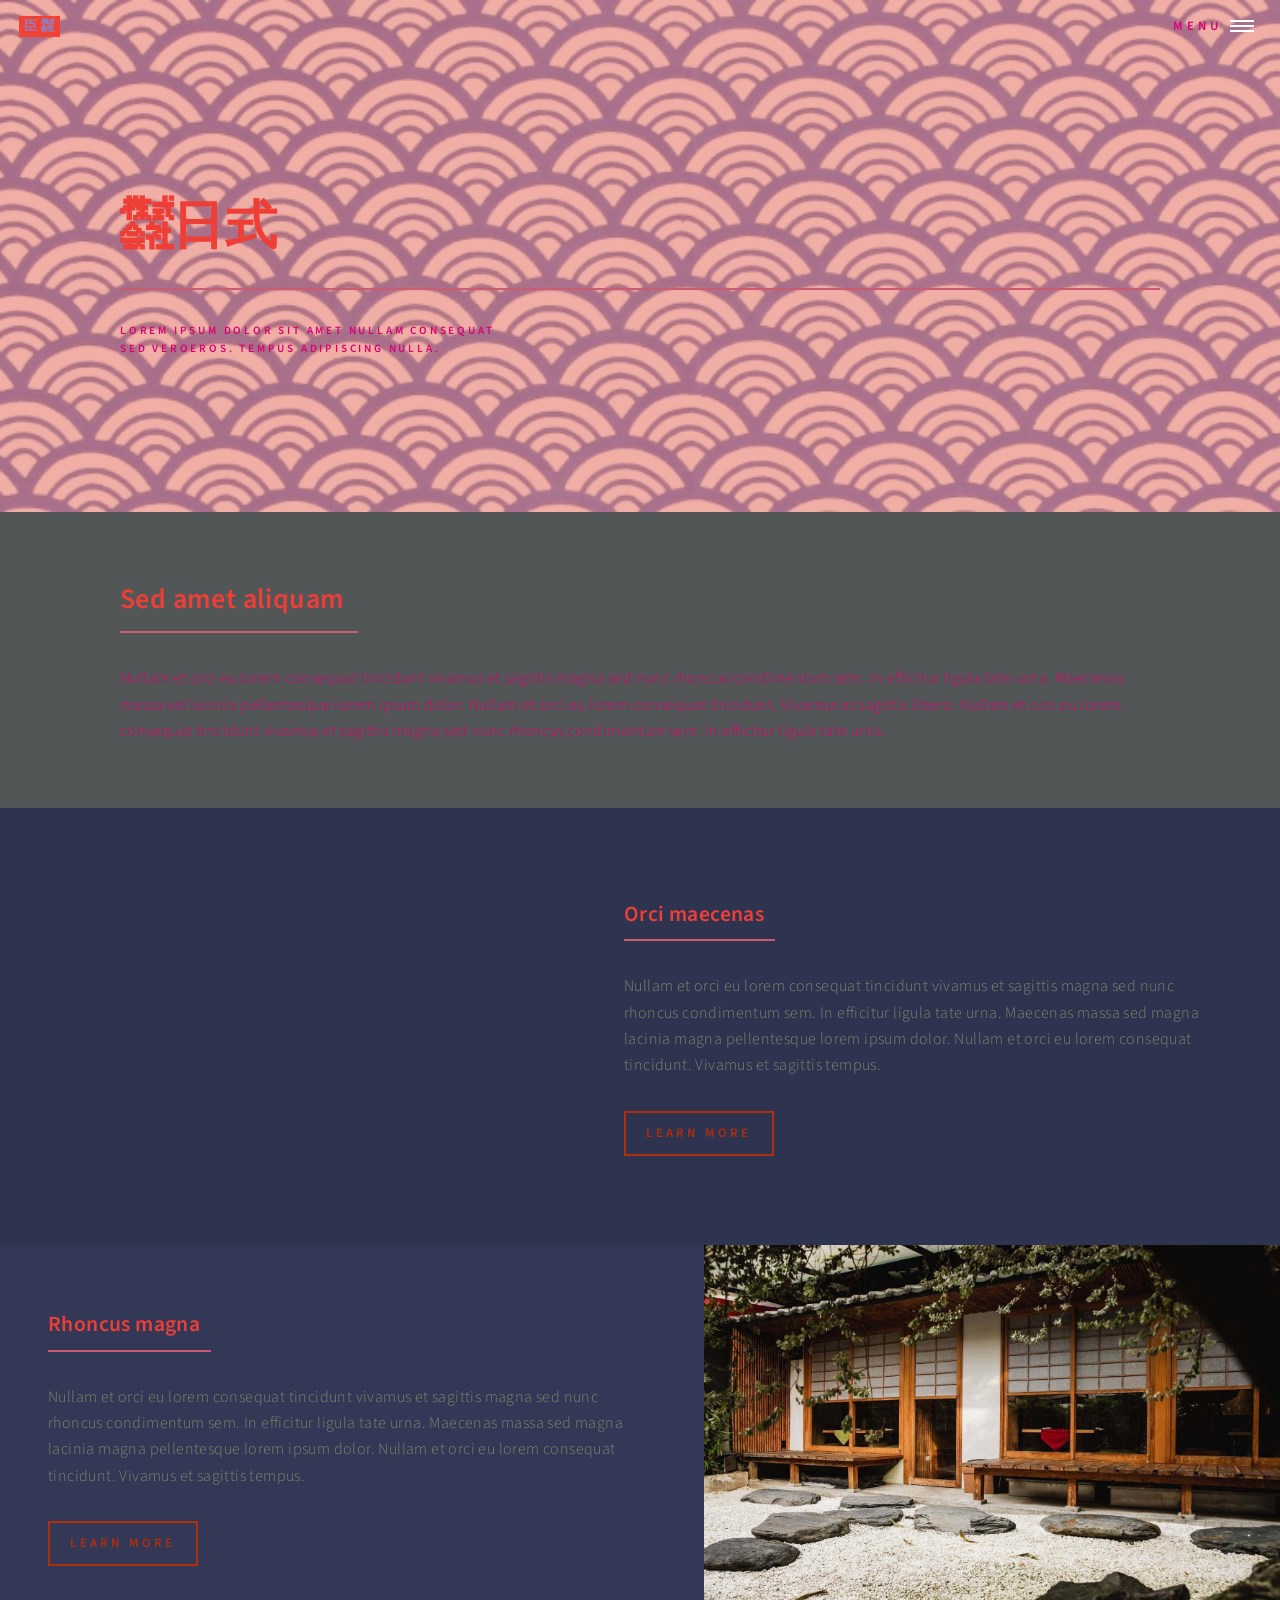
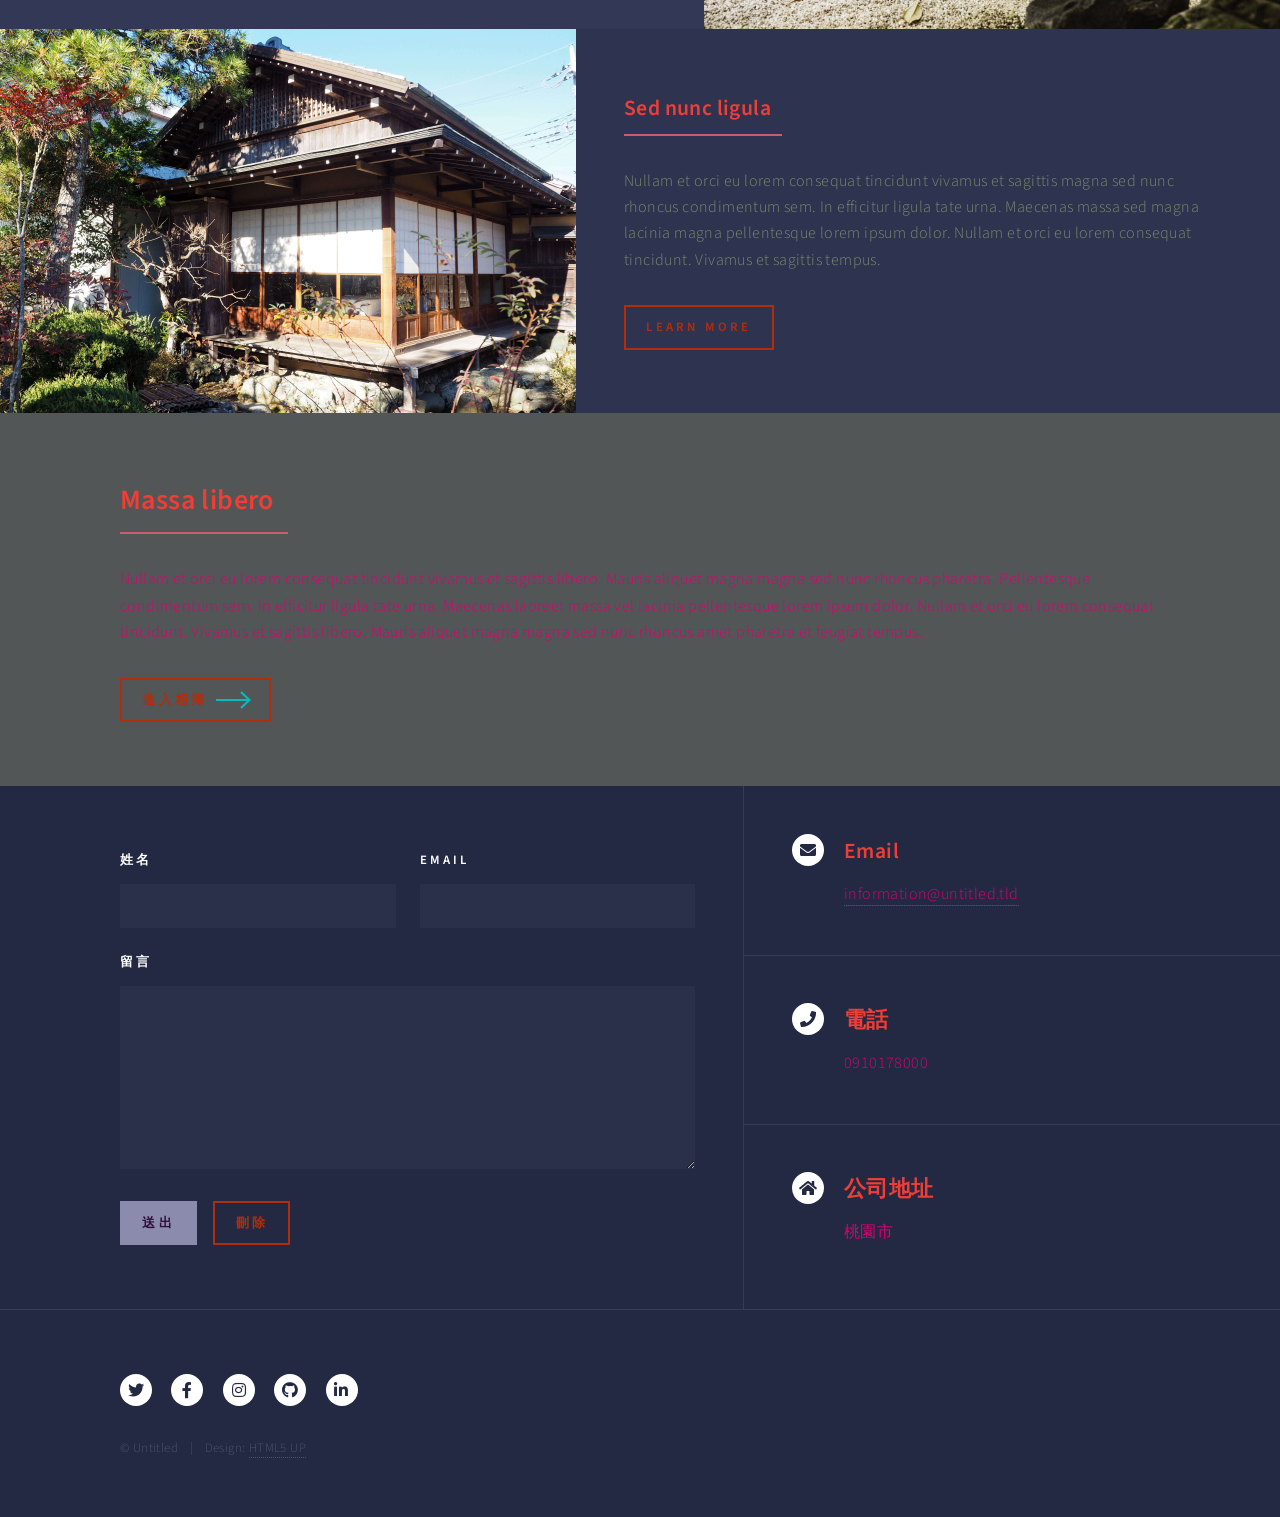
<file: ㍿日式.html>
<!DOCTYPE HTML>
<!--
	Forty by HTML5 UP
	html5up.net | @ajlkn
	Free for personal and commercial use under the CCA 3.0 license (html5up.net/license)
-->
<html>
	<head>
		<link rel="icon" type="image/jpg" href="images/favicon05.jpg">
		<title>Landing - Forty by HTML5 UP</title>
		<meta charset="utf-8" />
		<meta name="viewport" content="width=device-width, initial-scale=1, user-scalable=no" />
		<link rel="stylesheet" href="assets/css/main.css" />
		<noscript><link rel="stylesheet" href="assets/css/noscript.css" /></noscript>
	</head>
	<body class="is-preload">

		<!-- Wrapper -->
			<div id="wrapper">

				<!-- Header -->
				<!-- Note: The "styleN" class below should match that of the banner element. -->
					<header id="header" class="alt style2">
						<a href="index.html" class="logo"><strong>臣㍿</strong> <span></span></a>
						<nav>
							<a href="#menu">Menu</a>
						</nav>
					</header>

				<!-- Menu -->
					<nav id="menu">
						<ul class="links">
							<li><a href="index.html">Home</a></li>
							<li><a href="landing.html">Landing</a></li>
							<li><a href="generic.html">Generic</a></li>
							<li><a href="elements.html">Elements</a></li>
						</ul>
						<ul class="actions stacked">
							<li><a href="#" class="button primary fit">Get Started</a></li>
							<li><a href="#" class="button fit">Log In</a></li>
						</ul>
					</nav>

				<!-- Banner -->
				<!-- Note: The "styleN" class below should match that of the header element. -->
					<section id="banner" class="style3">
						<div class="inner">
							<span class="image">
								<img src="images/pic012.jpg" alt="" />
							</span>
							<header class="major">
								<h1>㍿日式</h1>
							</header>
							<div class="content">
								<p>Lorem ipsum dolor sit amet nullam consequat<br />
								sed veroeros. tempus adipiscing nulla.</p>
							</div>
						</div>
					</section>

				<!-- Main -->
					<div id="main">

						<!-- One -->
							<section id="one">
								<div class="inner">
									<header class="major">
										<h2>Sed amet aliquam</h2>
									</header>
									<p>Nullam et orci eu lorem consequat tincidunt vivamus et sagittis magna sed nunc rhoncus condimentum sem. In efficitur ligula tate urna. Maecenas massa vel lacinia pellentesque lorem ipsum dolor. Nullam et orci eu lorem consequat tincidunt. Vivamus et sagittis libero. Nullam et orci eu lorem consequat tincidunt vivamus et sagittis magna sed nunc rhoncus condimentum sem. In efficitur ligula tate urna.</p>
								</div>
							</section>

						<!-- Two -->
							<section id="two" class="spotlights">
								<section>
									<iframe width="777" height="437" src="https://www.youtube.com/embed/mkoFxKCN0N4" title="安藤忠雄的「反奢華」之作   Tadao Ando’s “Anti-Luxury” Work" frameborder="0" allow="accelerometer; autoplay; clipboard-write; encrypted-media; gyroscope; picture-in-picture; web-share" allowfullscreen></iframe>
									<div class="content">
										<div class="inner">
											<header class="major">
												<h3>Orci maecenas</h3>
											</header>
											<p>Nullam et orci eu lorem consequat tincidunt vivamus et sagittis magna sed nunc rhoncus condimentum sem. In efficitur ligula tate urna. Maecenas massa sed magna lacinia magna pellentesque lorem ipsum dolor. Nullam et orci eu lorem consequat tincidunt. Vivamus et sagittis tempus.</p>
											<ul class="actions">
												<li><a href="generic.html" class="button">Learn more</a></li>
											</ul>
										</div>
									</div>
								</section>
								<section>
									<a href="generic.html" class="image">
										<img src="images/pic009.jpg" alt="" data-position="top center" />
									</a>
									<div class="content">
										<div class="inner">
											<header class="major">
												<h3>Rhoncus magna</h3>
											</header>
											<p>Nullam et orci eu lorem consequat tincidunt vivamus et sagittis magna sed nunc rhoncus condimentum sem. In efficitur ligula tate urna. Maecenas massa sed magna lacinia magna pellentesque lorem ipsum dolor. Nullam et orci eu lorem consequat tincidunt. Vivamus et sagittis tempus.</p>
											<ul class="actions">
												<li><a href="generic.html" class="button">Learn more</a></li>
											</ul>
										</div>
									</div>
								</section>
								<section>
									<a href="generic.html" class="image">
										<img src="images/pic010.jpg" alt="" data-position="25% 25%" />
									</a>
									<div class="content">
										<div class="inner">
											<header class="major">
												<h3>Sed nunc ligula</h3>
											</header>
											<p>Nullam et orci eu lorem consequat tincidunt vivamus et sagittis magna sed nunc rhoncus condimentum sem. In efficitur ligula tate urna. Maecenas massa sed magna lacinia magna pellentesque lorem ipsum dolor. Nullam et orci eu lorem consequat tincidunt. Vivamus et sagittis tempus.</p>
											<ul class="actions">
												<li><a href="generic.html" class="button">Learn more</a></li>
											</ul>
										</div>
									</div>
								</section>
							</section>

						<!-- Three -->
							<section id="three">
								<div class="inner">
									<header class="major">
										<h2>Massa libero</h2>
									</header>
									<p>Nullam et orci eu lorem consequat tincidunt vivamus et sagittis libero. Mauris aliquet magna magna sed nunc rhoncus pharetra. Pellentesque condimentum sem. In efficitur ligula tate urna. Maecenas laoreet massa vel lacinia pellentesque lorem ipsum dolor. Nullam et orci eu lorem consequat tincidunt. Vivamus et sagittis libero. Mauris aliquet magna magna sed nunc rhoncus amet pharetra et feugiat tempus.</p>
									<ul class="actions">
										<li><a href="相簿/index.html" class="button next">進入相簿</a></li>
									</ul>
								</div>
							</section>

					</div>

				<!-- Contact -->
					<section id="contact">
						<div class="inner">
							<section>
								<form method="post" action="#">
									<div class="fields">
										<div class="field half">
											<label for="name">姓名</label>
											<input type="text" name="name" id="name" />
										</div>
										<div class="field half">
											<label for="email">Email</label>
											<input type="text" name="email" id="email" />
										</div>
										<div class="field">
											<label for="message">留言</label>
											<textarea name="message" id="message" rows="6"></textarea>
										</div>
									</div>
									<ul class="actions">
										<li><input type="submit" value="送出" class="primary" /></li>
										<li><input type="reset" value="刪除" /></li>
									</ul>
								</form>
							</section>
							<section class="split">
								<section>
									<div class="contact-method">
										<span class="icon solid alt fa-envelope"></span>
										<h3>Email</h3>
										<a href="#">information@untitled.tld</a>
									</div>
								</section>
								<section>
									<div class="contact-method">
										<span class="icon solid alt fa-phone"></span>
										<h3>電話</h3>
										<span>0910178000</span>
									</div>
								</section>
								<section>
									<div class="contact-method">
										<span class="icon solid alt fa-home"></span>
										<h3>公司地址</h3>
										<span>桃園市</span>
									</div>
								</section>
							</section>
						</div>
					</section>

				<!-- Footer -->
					<footer id="footer">
						<div class="inner">
							<ul class="icons">
								<li><a href="#" class="icon brands alt fa-twitter"><span class="label">Twitter</span></a></li>
								<li><a href="#" class="icon brands alt fa-facebook-f"><span class="label">Facebook</span></a></li>
								<li><a href="#" class="icon brands alt fa-instagram"><span class="label">Instagram</span></a></li>
								<li><a href="#" class="icon brands alt fa-github"><span class="label">GitHub</span></a></li>
								<li><a href="#" class="icon brands alt fa-linkedin-in"><span class="label">LinkedIn</span></a></li>
							</ul>
							<ul class="copyright">
								<li>&copy; Untitled</li><li>Design: <a href="https://html5up.net">HTML5 UP</a></li>
							</ul>
						</div>
					</footer>

			</div>

		<!-- Scripts -->
			<script src="assets/js/jquery.min.js"></script>
			<script src="assets/js/jquery.scrolly.min.js"></script>
			<script src="assets/js/jquery.scrollex.min.js"></script>
			<script src="assets/js/browser.min.js"></script>
			<script src="assets/js/breakpoints.min.js"></script>
			<script src="assets/js/util.js"></script>
			<script src="assets/js/main.js"></script>

	</body>
</html>
</file>
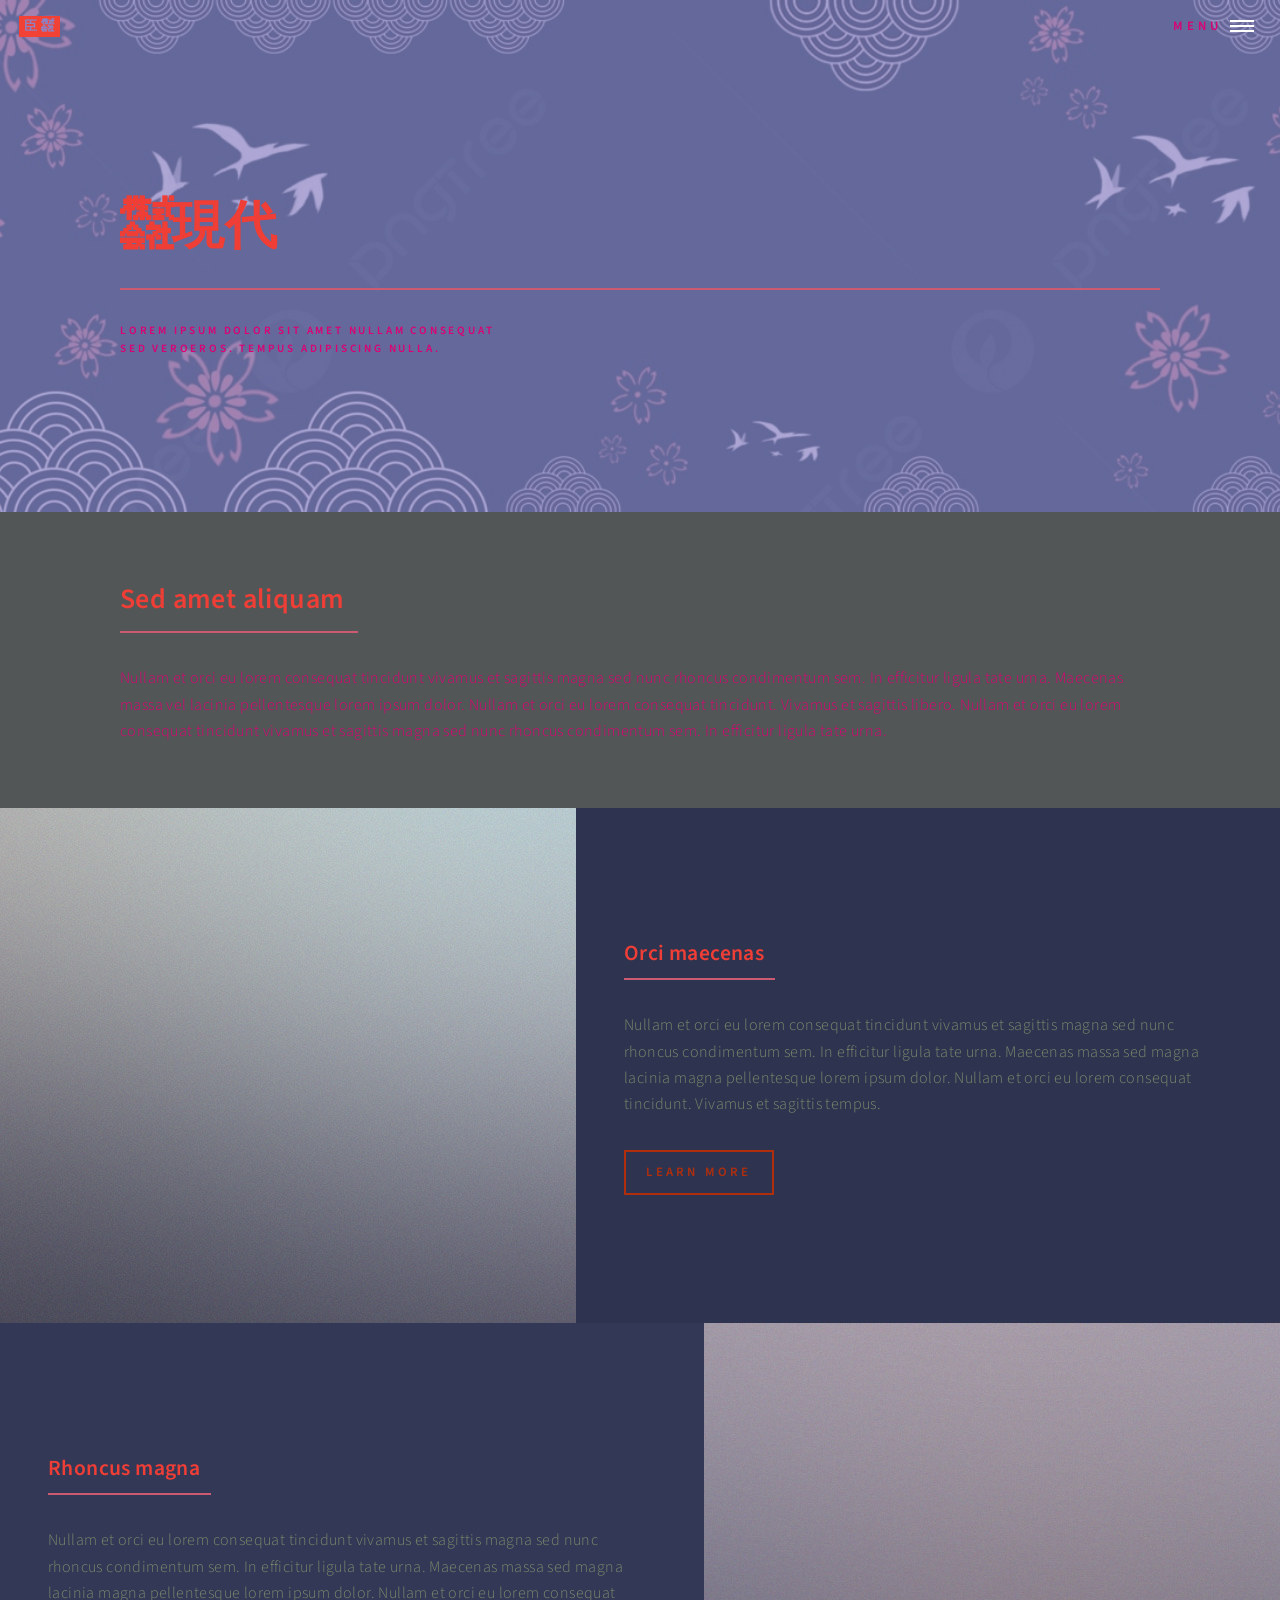
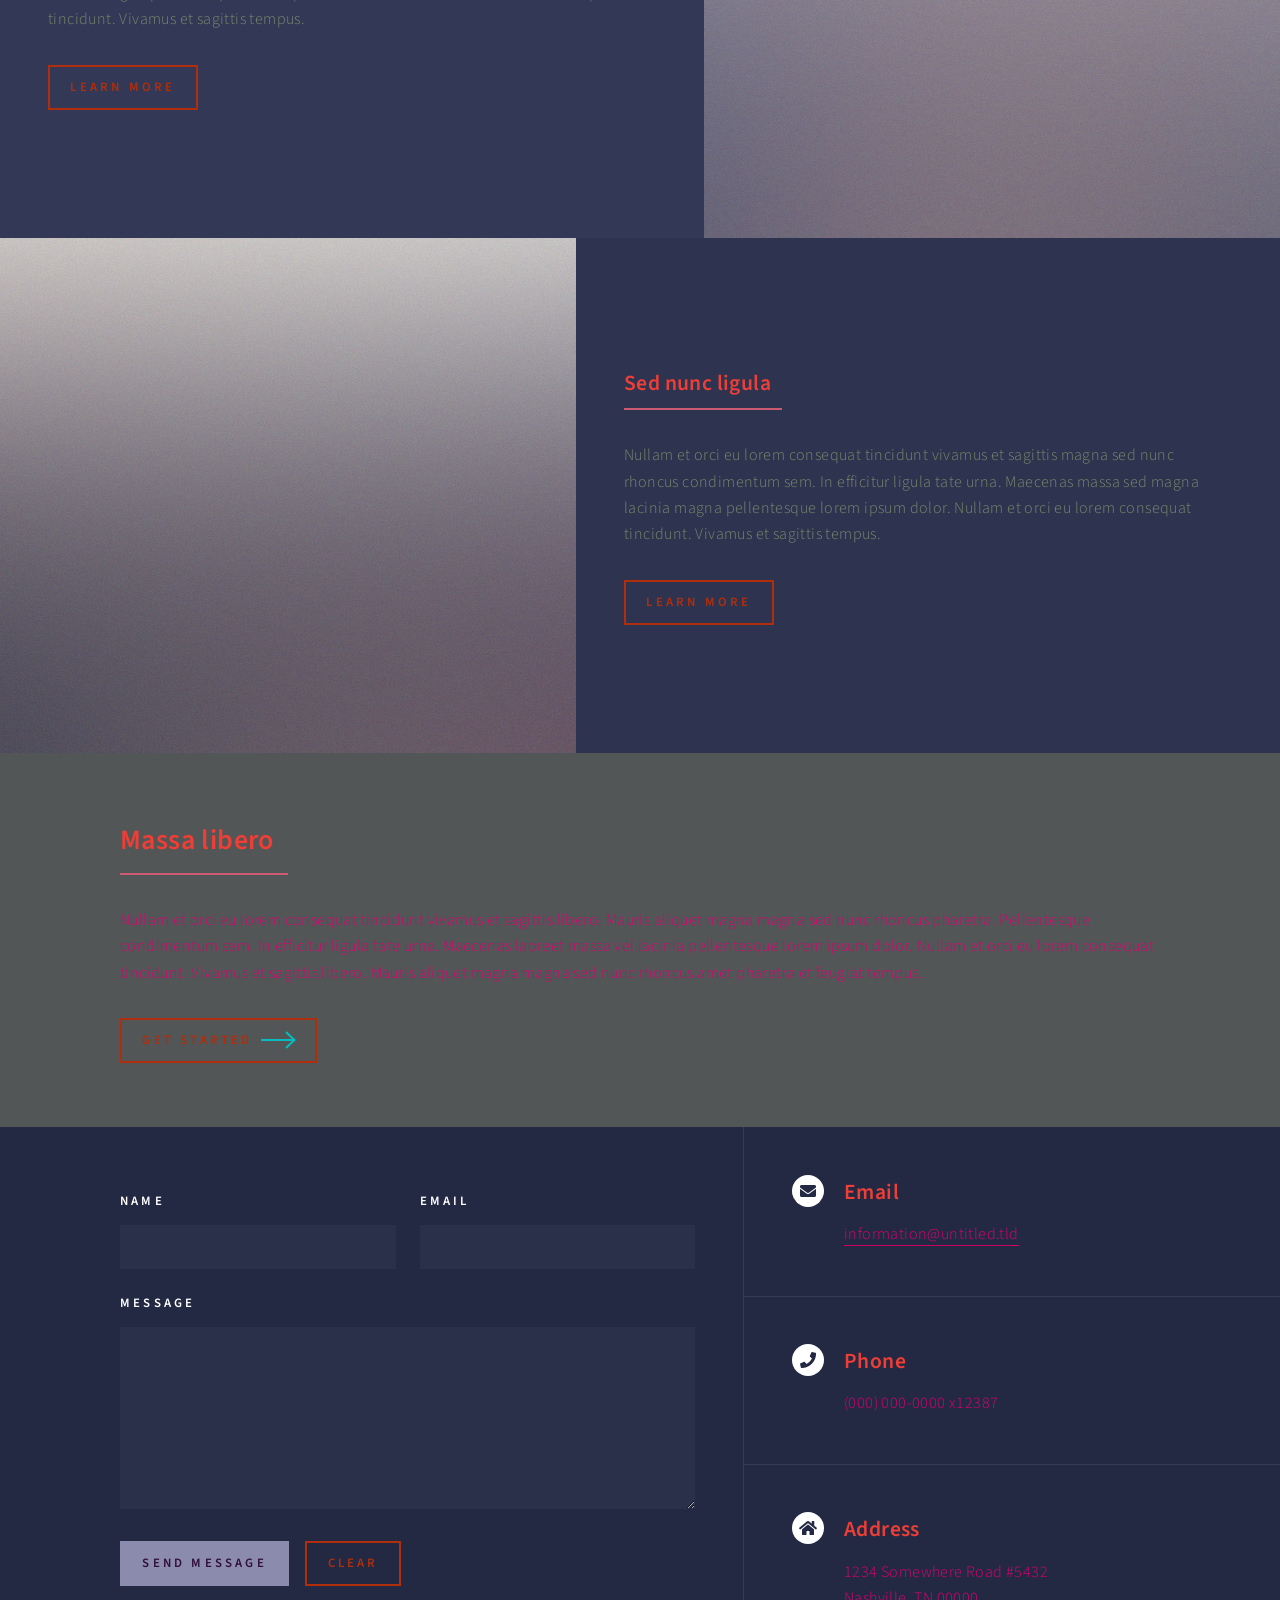
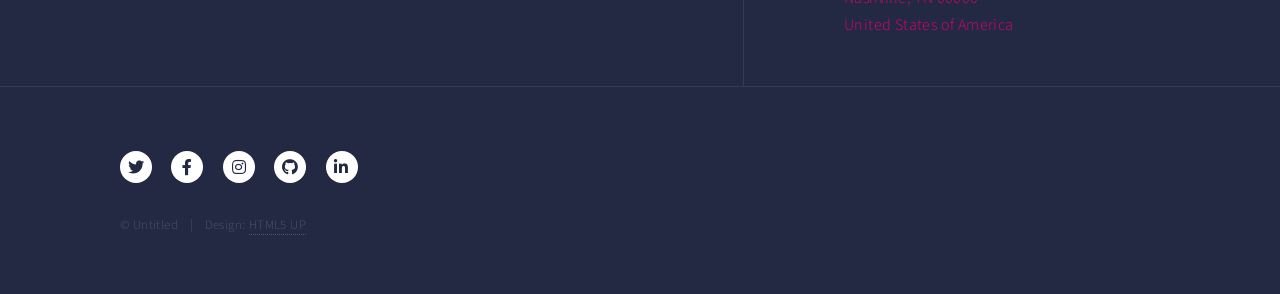
<file: ㍿現代.html>
<!DOCTYPE HTML>
<!--
	Forty by HTML5 UP
	html5up.net | @ajlkn
	Free for personal and commercial use under the CCA 3.0 license (html5up.net/license)
-->
<html>
	<head>
		<link rel="icon" type="image/jpg" href="images/favicon05.jpg">
		<title>Landing - Forty by HTML5 UP</title>
		<meta charset="utf-8" />
		<meta name="viewport" content="width=device-width, initial-scale=1, user-scalable=no" />
		<link rel="stylesheet" href="assets/css/main.css" />
		<noscript><link rel="stylesheet" href="assets/css/noscript.css" /></noscript>
	</head>
	<body class="is-preload">

		<!-- Wrapper -->
			<div id="wrapper">

				<!-- Header -->
				<!-- Note: The "styleN" class below should match that of the banner element. -->
					<header id="header" class="alt style2">
						<a href="index.html" class="logo"><strong>臣㍿</strong> <span></span></a>
						<nav>
							<a href="#menu">Menu</a>
						</nav>
					</header>

				<!-- Menu -->
					<nav id="menu">
						<ul class="links">
							<li><a href="index.html">Home</a></li>
							<li><a href="landing.html">Landing</a></li>
							<li><a href="generic.html">Generic</a></li>
							<li><a href="elements.html">Elements</a></li>
						</ul>
						<ul class="actions stacked">
							<li><a href="#" class="button primary fit">Get Started</a></li>
							<li><a href="#" class="button fit">Log In</a></li>
						</ul>
					</nav>

				<!-- Banner -->
				<!-- Note: The "styleN" class below should match that of the header element. -->
					<section id="banner" class="style2">
						<div class="inner">
							<span class="image">
								<img src="images/pic07.jpg" alt="" />
							</span>
							<header class="major">
								<h1>㍿現代</h1>
							</header>
							<div class="content">
								<p>Lorem ipsum dolor sit amet nullam consequat<br />
								sed veroeros. tempus adipiscing nulla.</p>
							</div>
						</div>
					</section>

				<!-- Main -->
					<div id="main">

						<!-- One -->
							<section id="one">
								<div class="inner">
									<header class="major">
										<h2>Sed amet aliquam</h2>
									</header>
									<p>Nullam et orci eu lorem consequat tincidunt vivamus et sagittis magna sed nunc rhoncus condimentum sem. In efficitur ligula tate urna. Maecenas massa vel lacinia pellentesque lorem ipsum dolor. Nullam et orci eu lorem consequat tincidunt. Vivamus et sagittis libero. Nullam et orci eu lorem consequat tincidunt vivamus et sagittis magna sed nunc rhoncus condimentum sem. In efficitur ligula tate urna.</p>
								</div>
							</section>

						<!-- Two -->
							<section id="two" class="spotlights">
								<section>
									<a href="generic.html" class="image">
										<img src="images/pic08.jpg" alt="" data-position="center center" />
									</a>
									<div class="content">
										<div class="inner">
											<header class="major">
												<h3>Orci maecenas</h3>
											</header>
											<p>Nullam et orci eu lorem consequat tincidunt vivamus et sagittis magna sed nunc rhoncus condimentum sem. In efficitur ligula tate urna. Maecenas massa sed magna lacinia magna pellentesque lorem ipsum dolor. Nullam et orci eu lorem consequat tincidunt. Vivamus et sagittis tempus.</p>
											<ul class="actions">
												<li><a href="generic.html" class="button">Learn more</a></li>
											</ul>
										</div>
									</div>
								</section>
								<section>
									<a href="generic.html" class="image">
										<img src="images/pic09.jpg" alt="" data-position="top center" />
									</a>
									<div class="content">
										<div class="inner">
											<header class="major">
												<h3>Rhoncus magna</h3>
											</header>
											<p>Nullam et orci eu lorem consequat tincidunt vivamus et sagittis magna sed nunc rhoncus condimentum sem. In efficitur ligula tate urna. Maecenas massa sed magna lacinia magna pellentesque lorem ipsum dolor. Nullam et orci eu lorem consequat tincidunt. Vivamus et sagittis tempus.</p>
											<ul class="actions">
												<li><a href="generic.html" class="button">Learn more</a></li>
											</ul>
										</div>
									</div>
								</section>
								<section>
									<a href="generic.html" class="image">
										<img src="images/pic10.jpg" alt="" data-position="25% 25%" />
									</a>
									<div class="content">
										<div class="inner">
											<header class="major">
												<h3>Sed nunc ligula</h3>
											</header>
											<p>Nullam et orci eu lorem consequat tincidunt vivamus et sagittis magna sed nunc rhoncus condimentum sem. In efficitur ligula tate urna. Maecenas massa sed magna lacinia magna pellentesque lorem ipsum dolor. Nullam et orci eu lorem consequat tincidunt. Vivamus et sagittis tempus.</p>
											<ul class="actions">
												<li><a href="generic.html" class="button">Learn more</a></li>
											</ul>
										</div>
									</div>
								</section>
							</section>

						<!-- Three -->
							<section id="three">
								<div class="inner">
									<header class="major">
										<h2>Massa libero</h2>
									</header>
									<p>Nullam et orci eu lorem consequat tincidunt vivamus et sagittis libero. Mauris aliquet magna magna sed nunc rhoncus pharetra. Pellentesque condimentum sem. In efficitur ligula tate urna. Maecenas laoreet massa vel lacinia pellentesque lorem ipsum dolor. Nullam et orci eu lorem consequat tincidunt. Vivamus et sagittis libero. Mauris aliquet magna magna sed nunc rhoncus amet pharetra et feugiat tempus.</p>
									<ul class="actions">
										<li><a href="generic.html" class="button next">Get Started</a></li>
									</ul>
								</div>
							</section>

					</div>

				<!-- Contact -->
					<section id="contact">
						<div class="inner">
							<section>
								<form method="post" action="#">
									<div class="fields">
										<div class="field half">
											<label for="name">Name</label>
											<input type="text" name="name" id="name" />
										</div>
										<div class="field half">
											<label for="email">Email</label>
											<input type="text" name="email" id="email" />
										</div>
										<div class="field">
											<label for="message">Message</label>
											<textarea name="message" id="message" rows="6"></textarea>
										</div>
									</div>
									<ul class="actions">
										<li><input type="submit" value="Send Message" class="primary" /></li>
										<li><input type="reset" value="Clear" /></li>
									</ul>
								</form>
							</section>
							<section class="split">
								<section>
									<div class="contact-method">
										<span class="icon solid alt fa-envelope"></span>
										<h3>Email</h3>
										<a href="#">information@untitled.tld</a>
									</div>
								</section>
								<section>
									<div class="contact-method">
										<span class="icon solid alt fa-phone"></span>
										<h3>Phone</h3>
										<span>(000) 000-0000 x12387</span>
									</div>
								</section>
								<section>
									<div class="contact-method">
										<span class="icon solid alt fa-home"></span>
										<h3>Address</h3>
										<span>1234 Somewhere Road #5432<br />
										Nashville, TN 00000<br />
										United States of America</span>
									</div>
								</section>
							</section>
						</div>
					</section>

				<!-- Footer -->
					<footer id="footer">
						<div class="inner">
							<ul class="icons">
								<li><a href="#" class="icon brands alt fa-twitter"><span class="label">Twitter</span></a></li>
								<li><a href="#" class="icon brands alt fa-facebook-f"><span class="label">Facebook</span></a></li>
								<li><a href="#" class="icon brands alt fa-instagram"><span class="label">Instagram</span></a></li>
								<li><a href="#" class="icon brands alt fa-github"><span class="label">GitHub</span></a></li>
								<li><a href="#" class="icon brands alt fa-linkedin-in"><span class="label">LinkedIn</span></a></li>
							</ul>
							<ul class="copyright">
								<li>&copy; Untitled</li><li>Design: <a href="https://html5up.net">HTML5 UP</a></li>
							</ul>
						</div>
					</footer>

			</div>

		<!-- Scripts -->
			<script src="assets/js/jquery.min.js"></script>
			<script src="assets/js/jquery.scrolly.min.js"></script>
			<script src="assets/js/jquery.scrollex.min.js"></script>
			<script src="assets/js/browser.min.js"></script>
			<script src="assets/js/breakpoints.min.js"></script>
			<script src="assets/js/util.js"></script>
			<script src="assets/js/main.js"></script>

	</body>
</html>
</file>
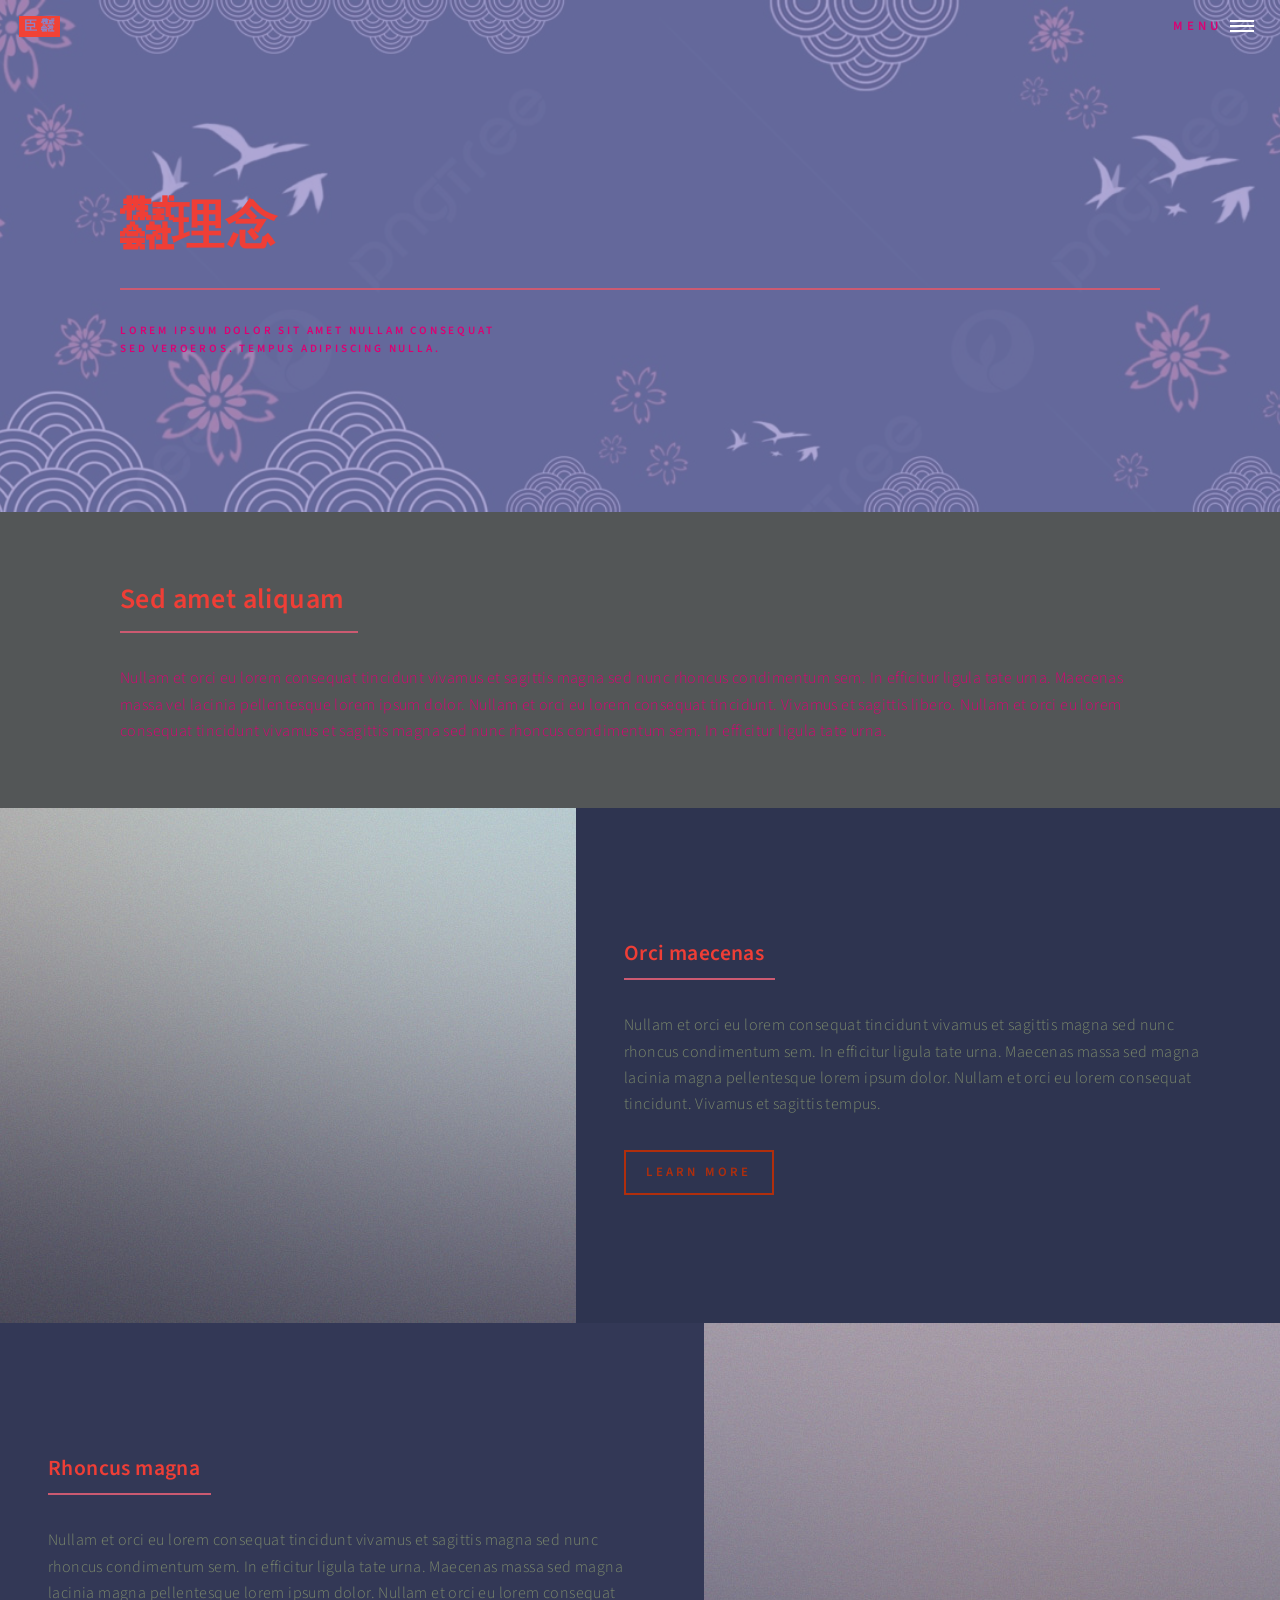
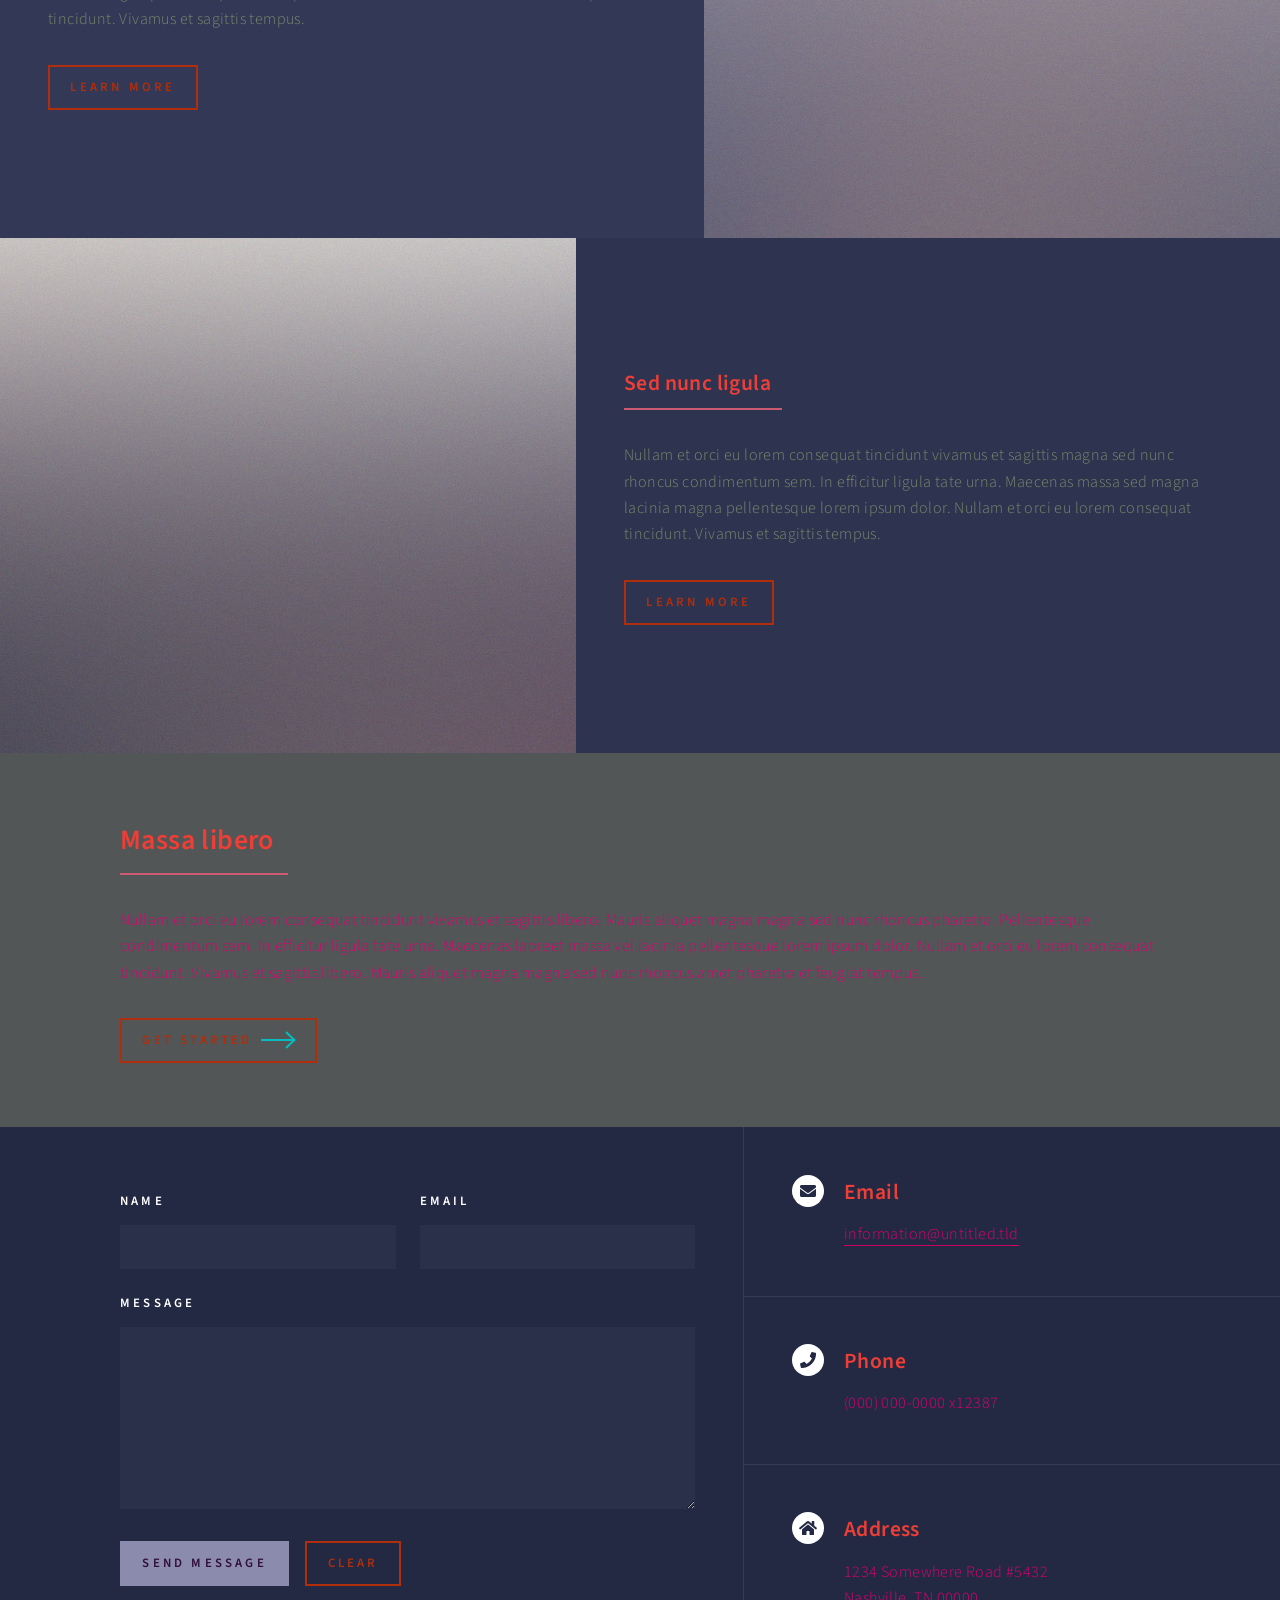
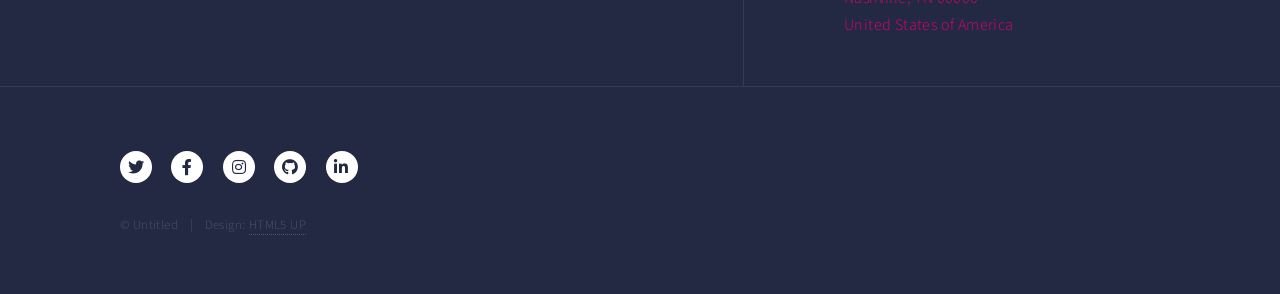
<file: ㍿理念.html>
<!DOCTYPE HTML>
<!--
	Forty by HTML5 UP
	html5up.net | @ajlkn
	Free for personal and commercial use under the CCA 3.0 license (html5up.net/license)
-->
<html>
	<head>
		<link rel="icon" type="image/jpg" href="images/favicon05.jpg">
		<title>Landing - Forty by HTML5 UP</title>
		<meta charset="utf-8" />
		<meta name="viewport" content="width=device-width, initial-scale=1, user-scalable=no" />
		<link rel="stylesheet" href="assets/css/main.css" />
		<noscript><link rel="stylesheet" href="assets/css/noscript.css" /></noscript>
	</head>
	<body class="is-preload">

		<!-- Wrapper -->
			<div id="wrapper">

				<!-- Header -->
				<!-- Note: The "styleN" class below should match that of the banner element. -->
					<header id="header" class="alt style2">
						<a href="index.html" class="logo"><strong>臣㍿</strong> <span></span></a>
						<nav>
							<a href="#menu">Menu</a>
						</nav>
					</header>

				<!-- Menu -->
					<nav id="menu">
						<ul class="links">
							<li><a href="index.html">Home</a></li>
							<li><a href="landing.html">Landing</a></li>
							<li><a href="generic.html">Generic</a></li>
							<li><a href="elements.html">Elements</a></li>
						</ul>
						<ul class="actions stacked">
							<li><a href="#" class="button primary fit">Get Started</a></li>
							<li><a href="#" class="button fit">Log In</a></li>
						</ul>
					</nav>

				<!-- Banner -->
				<!-- Note: The "styleN" class below should match that of the header element. -->
					<section id="banner" class="style2">
						<div class="inner">
							<span class="image">
								<img src="images/pic07.jpg" alt="" />
							</span>
							<header class="major">
								<h1>㍿理念</h1>
							</header>
							<div class="content">
								<p>Lorem ipsum dolor sit amet nullam consequat<br />
								sed veroeros. tempus adipiscing nulla.</p>
							</div>
						</div>
					</section>

				<!-- Main -->
					<div id="main">

						<!-- One -->
							<section id="one">
								<div class="inner">
									<header class="major">
										<h2>Sed amet aliquam</h2>
									</header>
									<p>Nullam et orci eu lorem consequat tincidunt vivamus et sagittis magna sed nunc rhoncus condimentum sem. In efficitur ligula tate urna. Maecenas massa vel lacinia pellentesque lorem ipsum dolor. Nullam et orci eu lorem consequat tincidunt. Vivamus et sagittis libero. Nullam et orci eu lorem consequat tincidunt vivamus et sagittis magna sed nunc rhoncus condimentum sem. In efficitur ligula tate urna.</p>
								</div>
							</section>

						<!-- Two -->
							<section id="two" class="spotlights">
								<section>
									<a href="generic.html" class="image">
										<img src="images/pic08.jpg" alt="" data-position="center center" />
									</a>
									<div class="content">
										<div class="inner">
											<header class="major">
												<h3>Orci maecenas</h3>
											</header>
											<p>Nullam et orci eu lorem consequat tincidunt vivamus et sagittis magna sed nunc rhoncus condimentum sem. In efficitur ligula tate urna. Maecenas massa sed magna lacinia magna pellentesque lorem ipsum dolor. Nullam et orci eu lorem consequat tincidunt. Vivamus et sagittis tempus.</p>
											<ul class="actions">
												<li><a href="generic.html" class="button">Learn more</a></li>
											</ul>
										</div>
									</div>
								</section>
								<section>
									<a href="generic.html" class="image">
										<img src="images/pic09.jpg" alt="" data-position="top center" />
									</a>
									<div class="content">
										<div class="inner">
											<header class="major">
												<h3>Rhoncus magna</h3>
											</header>
											<p>Nullam et orci eu lorem consequat tincidunt vivamus et sagittis magna sed nunc rhoncus condimentum sem. In efficitur ligula tate urna. Maecenas massa sed magna lacinia magna pellentesque lorem ipsum dolor. Nullam et orci eu lorem consequat tincidunt. Vivamus et sagittis tempus.</p>
											<ul class="actions">
												<li><a href="generic.html" class="button">Learn more</a></li>
											</ul>
										</div>
									</div>
								</section>
								<section>
									<a href="generic.html" class="image">
										<img src="images/pic10.jpg" alt="" data-position="25% 25%" />
									</a>
									<div class="content">
										<div class="inner">
											<header class="major">
												<h3>Sed nunc ligula</h3>
											</header>
											<p>Nullam et orci eu lorem consequat tincidunt vivamus et sagittis magna sed nunc rhoncus condimentum sem. In efficitur ligula tate urna. Maecenas massa sed magna lacinia magna pellentesque lorem ipsum dolor. Nullam et orci eu lorem consequat tincidunt. Vivamus et sagittis tempus.</p>
											<ul class="actions">
												<li><a href="generic.html" class="button">Learn more</a></li>
											</ul>
										</div>
									</div>
								</section>
							</section>

						<!-- Three -->
							<section id="three">
								<div class="inner">
									<header class="major">
										<h2>Massa libero</h2>
									</header>
									<p>Nullam et orci eu lorem consequat tincidunt vivamus et sagittis libero. Mauris aliquet magna magna sed nunc rhoncus pharetra. Pellentesque condimentum sem. In efficitur ligula tate urna. Maecenas laoreet massa vel lacinia pellentesque lorem ipsum dolor. Nullam et orci eu lorem consequat tincidunt. Vivamus et sagittis libero. Mauris aliquet magna magna sed nunc rhoncus amet pharetra et feugiat tempus.</p>
									<ul class="actions">
										<li><a href="generic.html" class="button next">Get Started</a></li>
									</ul>
								</div>
							</section>

					</div>

				<!-- Contact -->
					<section id="contact">
						<div class="inner">
							<section>
								<form method="post" action="#">
									<div class="fields">
										<div class="field half">
											<label for="name">Name</label>
											<input type="text" name="name" id="name" />
										</div>
										<div class="field half">
											<label for="email">Email</label>
											<input type="text" name="email" id="email" />
										</div>
										<div class="field">
											<label for="message">Message</label>
											<textarea name="message" id="message" rows="6"></textarea>
										</div>
									</div>
									<ul class="actions">
										<li><input type="submit" value="Send Message" class="primary" /></li>
										<li><input type="reset" value="Clear" /></li>
									</ul>
								</form>
							</section>
							<section class="split">
								<section>
									<div class="contact-method">
										<span class="icon solid alt fa-envelope"></span>
										<h3>Email</h3>
										<a href="#">information@untitled.tld</a>
									</div>
								</section>
								<section>
									<div class="contact-method">
										<span class="icon solid alt fa-phone"></span>
										<h3>Phone</h3>
										<span>(000) 000-0000 x12387</span>
									</div>
								</section>
								<section>
									<div class="contact-method">
										<span class="icon solid alt fa-home"></span>
										<h3>Address</h3>
										<span>1234 Somewhere Road #5432<br />
										Nashville, TN 00000<br />
										United States of America</span>
									</div>
								</section>
							</section>
						</div>
					</section>

				<!-- Footer -->
					<footer id="footer">
						<div class="inner">
							<ul class="icons">
								<li><a href="#" class="icon brands alt fa-twitter"><span class="label">Twitter</span></a></li>
								<li><a href="#" class="icon brands alt fa-facebook-f"><span class="label">Facebook</span></a></li>
								<li><a href="#" class="icon brands alt fa-instagram"><span class="label">Instagram</span></a></li>
								<li><a href="#" class="icon brands alt fa-github"><span class="label">GitHub</span></a></li>
								<li><a href="#" class="icon brands alt fa-linkedin-in"><span class="label">LinkedIn</span></a></li>
							</ul>
							<ul class="copyright">
								<li>&copy; Untitled</li><li>Design: <a href="https://html5up.net">HTML5 UP</a></li>
							</ul>
						</div>
					</footer>

			</div>

		<!-- Scripts -->
			<script src="assets/js/jquery.min.js"></script>
			<script src="assets/js/jquery.scrolly.min.js"></script>
			<script src="assets/js/jquery.scrollex.min.js"></script>
			<script src="assets/js/browser.min.js"></script>
			<script src="assets/js/breakpoints.min.js"></script>
			<script src="assets/js/util.js"></script>
			<script src="assets/js/main.js"></script>

	</body>
</html>
</file>
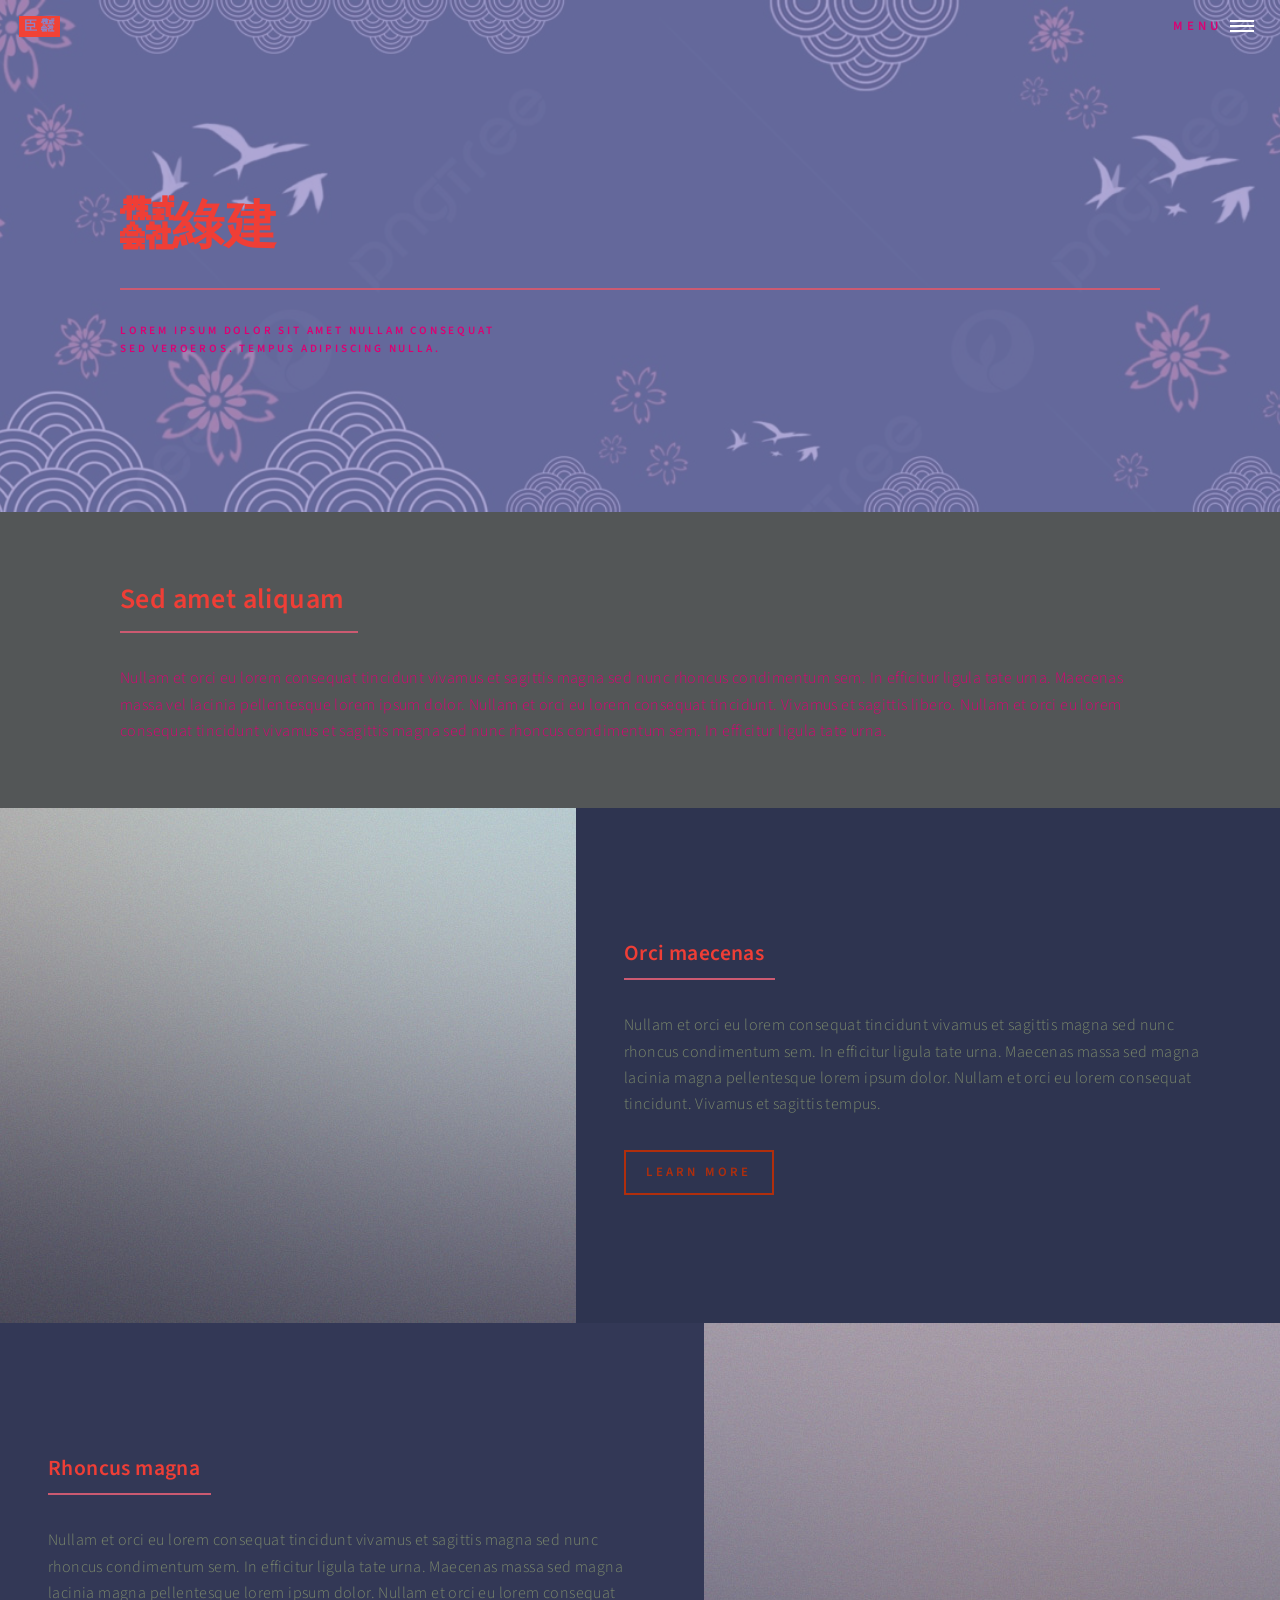
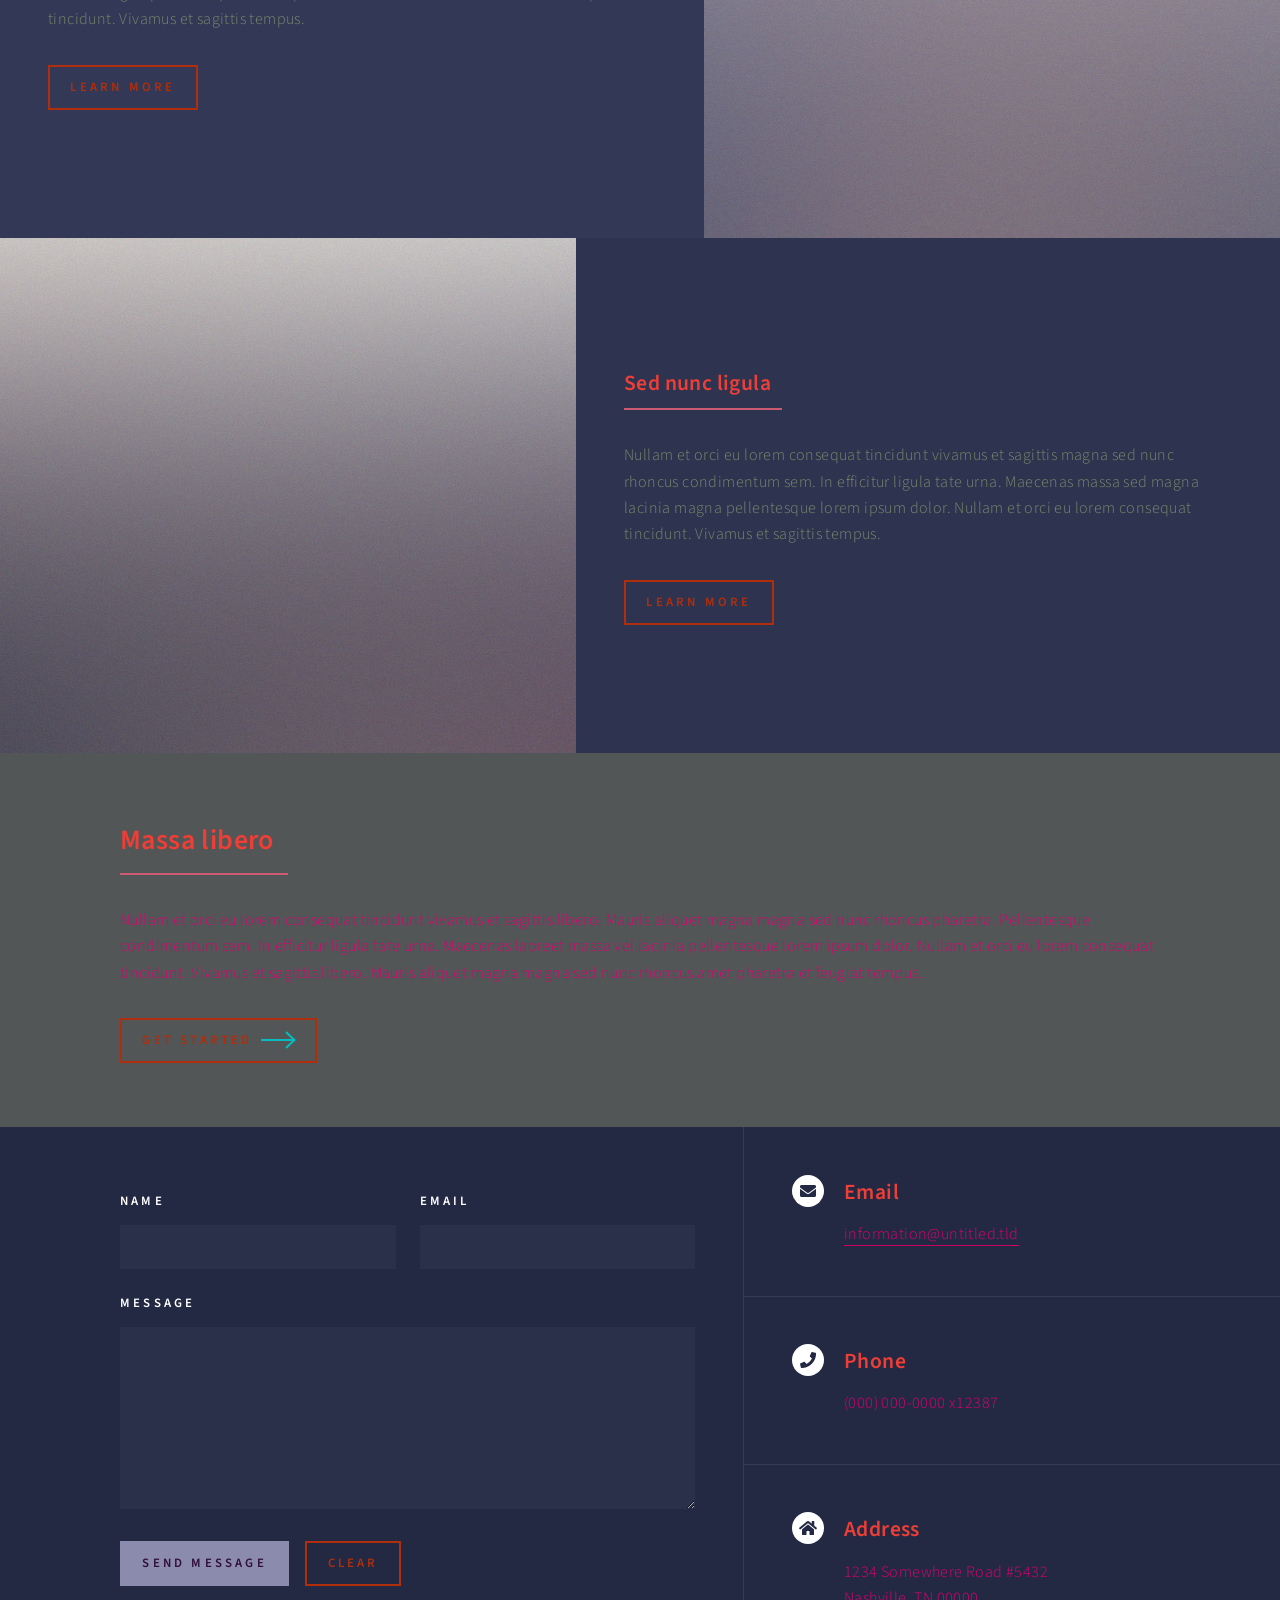
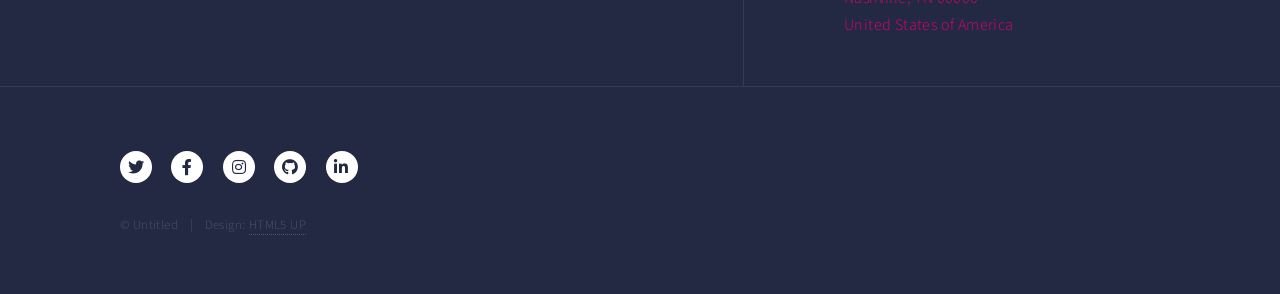
<file: ㍿綠建.html>
<!DOCTYPE HTML>
<!--
	Forty by HTML5 UP
	html5up.net | @ajlkn
	Free for personal and commercial use under the CCA 3.0 license (html5up.net/license)
-->
<html>
	<head>
		<link rel="icon" type="image/jpg" href="images/favicon05.jpg">
		<title>Landing - Forty by HTML5 UP</title>
		<meta charset="utf-8" />
		<meta name="viewport" content="width=device-width, initial-scale=1, user-scalable=no" />
		<link rel="stylesheet" href="assets/css/main.css" />
		<noscript><link rel="stylesheet" href="assets/css/noscript.css" /></noscript>
	</head>
	<body class="is-preload">

		<!-- Wrapper -->
			<div id="wrapper">

				<!-- Header -->
				<!-- Note: The "styleN" class below should match that of the banner element. -->
					<header id="header" class="alt style2">
						<a href="index.html" class="logo"><strong>臣㍿</strong> <span></span></a>
						<nav>
							<a href="#menu">Menu</a>
						</nav>
					</header>

				<!-- Menu -->
					<nav id="menu">
						<ul class="links">
							<li><a href="index.html">Home</a></li>
							<li><a href="landing.html">Landing</a></li>
							<li><a href="generic.html">Generic</a></li>
							<li><a href="elements.html">Elements</a></li>
						</ul>
						<ul class="actions stacked">
							<li><a href="#" class="button primary fit">Get Started</a></li>
							<li><a href="#" class="button fit">Log In</a></li>
						</ul>
					</nav>

				<!-- Banner -->
				<!-- Note: The "styleN" class below should match that of the header element. -->
					<section id="banner" class="style2">
						<div class="inner">
							<span class="image">
								<img src="images/pic07.jpg" alt="" />
							</span>
							<header class="major">
								<h1>㍿綠建</h1>
							</header>
							<div class="content">
								<p>Lorem ipsum dolor sit amet nullam consequat<br />
								sed veroeros. tempus adipiscing nulla.</p>
							</div>
						</div>
					</section>

				<!-- Main -->
					<div id="main">

						<!-- One -->
							<section id="one">
								<div class="inner">
									<header class="major">
										<h2>Sed amet aliquam</h2>
									</header>
									<p>Nullam et orci eu lorem consequat tincidunt vivamus et sagittis magna sed nunc rhoncus condimentum sem. In efficitur ligula tate urna. Maecenas massa vel lacinia pellentesque lorem ipsum dolor. Nullam et orci eu lorem consequat tincidunt. Vivamus et sagittis libero. Nullam et orci eu lorem consequat tincidunt vivamus et sagittis magna sed nunc rhoncus condimentum sem. In efficitur ligula tate urna.</p>
								</div>
							</section>

						<!-- Two -->
							<section id="two" class="spotlights">
								<section>
									<a href="generic.html" class="image">
										<img src="images/pic08.jpg" alt="" data-position="center center" />
									</a>
									<div class="content">
										<div class="inner">
											<header class="major">
												<h3>Orci maecenas</h3>
											</header>
											<p>Nullam et orci eu lorem consequat tincidunt vivamus et sagittis magna sed nunc rhoncus condimentum sem. In efficitur ligula tate urna. Maecenas massa sed magna lacinia magna pellentesque lorem ipsum dolor. Nullam et orci eu lorem consequat tincidunt. Vivamus et sagittis tempus.</p>
											<ul class="actions">
												<li><a href="generic.html" class="button">Learn more</a></li>
											</ul>
										</div>
									</div>
								</section>
								<section>
									<a href="generic.html" class="image">
										<img src="images/pic09.jpg" alt="" data-position="top center" />
									</a>
									<div class="content">
										<div class="inner">
											<header class="major">
												<h3>Rhoncus magna</h3>
											</header>
											<p>Nullam et orci eu lorem consequat tincidunt vivamus et sagittis magna sed nunc rhoncus condimentum sem. In efficitur ligula tate urna. Maecenas massa sed magna lacinia magna pellentesque lorem ipsum dolor. Nullam et orci eu lorem consequat tincidunt. Vivamus et sagittis tempus.</p>
											<ul class="actions">
												<li><a href="generic.html" class="button">Learn more</a></li>
											</ul>
										</div>
									</div>
								</section>
								<section>
									<a href="generic.html" class="image">
										<img src="images/pic10.jpg" alt="" data-position="25% 25%" />
									</a>
									<div class="content">
										<div class="inner">
											<header class="major">
												<h3>Sed nunc ligula</h3>
											</header>
											<p>Nullam et orci eu lorem consequat tincidunt vivamus et sagittis magna sed nunc rhoncus condimentum sem. In efficitur ligula tate urna. Maecenas massa sed magna lacinia magna pellentesque lorem ipsum dolor. Nullam et orci eu lorem consequat tincidunt. Vivamus et sagittis tempus.</p>
											<ul class="actions">
												<li><a href="generic.html" class="button">Learn more</a></li>
											</ul>
										</div>
									</div>
								</section>
							</section>

						<!-- Three -->
							<section id="three">
								<div class="inner">
									<header class="major">
										<h2>Massa libero</h2>
									</header>
									<p>Nullam et orci eu lorem consequat tincidunt vivamus et sagittis libero. Mauris aliquet magna magna sed nunc rhoncus pharetra. Pellentesque condimentum sem. In efficitur ligula tate urna. Maecenas laoreet massa vel lacinia pellentesque lorem ipsum dolor. Nullam et orci eu lorem consequat tincidunt. Vivamus et sagittis libero. Mauris aliquet magna magna sed nunc rhoncus amet pharetra et feugiat tempus.</p>
									<ul class="actions">
										<li><a href="generic.html" class="button next">Get Started</a></li>
									</ul>
								</div>
							</section>

					</div>

				<!-- Contact -->
					<section id="contact">
						<div class="inner">
							<section>
								<form method="post" action="#">
									<div class="fields">
										<div class="field half">
											<label for="name">Name</label>
											<input type="text" name="name" id="name" />
										</div>
										<div class="field half">
											<label for="email">Email</label>
											<input type="text" name="email" id="email" />
										</div>
										<div class="field">
											<label for="message">Message</label>
											<textarea name="message" id="message" rows="6"></textarea>
										</div>
									</div>
									<ul class="actions">
										<li><input type="submit" value="Send Message" class="primary" /></li>
										<li><input type="reset" value="Clear" /></li>
									</ul>
								</form>
							</section>
							<section class="split">
								<section>
									<div class="contact-method">
										<span class="icon solid alt fa-envelope"></span>
										<h3>Email</h3>
										<a href="#">information@untitled.tld</a>
									</div>
								</section>
								<section>
									<div class="contact-method">
										<span class="icon solid alt fa-phone"></span>
										<h3>Phone</h3>
										<span>(000) 000-0000 x12387</span>
									</div>
								</section>
								<section>
									<div class="contact-method">
										<span class="icon solid alt fa-home"></span>
										<h3>Address</h3>
										<span>1234 Somewhere Road #5432<br />
										Nashville, TN 00000<br />
										United States of America</span>
									</div>
								</section>
							</section>
						</div>
					</section>

				<!-- Footer -->
					<footer id="footer">
						<div class="inner">
							<ul class="icons">
								<li><a href="#" class="icon brands alt fa-twitter"><span class="label">Twitter</span></a></li>
								<li><a href="#" class="icon brands alt fa-facebook-f"><span class="label">Facebook</span></a></li>
								<li><a href="#" class="icon brands alt fa-instagram"><span class="label">Instagram</span></a></li>
								<li><a href="#" class="icon brands alt fa-github"><span class="label">GitHub</span></a></li>
								<li><a href="#" class="icon brands alt fa-linkedin-in"><span class="label">LinkedIn</span></a></li>
							</ul>
							<ul class="copyright">
								<li>&copy; Untitled</li><li>Design: <a href="https://html5up.net">HTML5 UP</a></li>
							</ul>
						</div>
					</footer>

			</div>

		<!-- Scripts -->
			<script src="assets/js/jquery.min.js"></script>
			<script src="assets/js/jquery.scrolly.min.js"></script>
			<script src="assets/js/jquery.scrollex.min.js"></script>
			<script src="assets/js/browser.min.js"></script>
			<script src="assets/js/breakpoints.min.js"></script>
			<script src="assets/js/util.js"></script>
			<script src="assets/js/main.js"></script>

	</body>
</html>
</file>
<file: assets/css/noscript.css>
/*
	Forty by HTML5 UP
	html5up.net | @ajlkn
	Free for personal and commercial use under the CCA 3.0 license (html5up.net/license)
*/

/* Banner */

	body.is-preload #banner:after {
		opacity: 0.85;
	}

	body.is-preload #banner > .inner {
		-moz-filter: none;
		-webkit-filter: none;
		-ms-filter: none;
		filter: none;
		-moz-transform: none;
		-webkit-transform: none;
		-ms-transform: none;
		transform: none;
		opacity: 1;
	}
</file>
<file: assets/assets/css/noscript.css>
/*
	Forty by HTML5 UP
	html5up.net | @ajlkn
	Free for personal and commercial use under the CCA 3.0 license (html5up.net/license)
*/

/* Banner */

	body.is-preload #banner:after {
		opacity: 0.85;
	}

	body.is-preload #banner > .inner {
		-moz-filter: none;
		-webkit-filter: none;
		-ms-filter: none;
		filter: none;
		-moz-transform: none;
		-webkit-transform: none;
		-ms-transform: none;
		transform: none;
		opacity: 1;
	}
</file>
<file: 相簿 copy/assets/css/noscript.css>
/*
	Lens by HTML5 UP
	html5up.net | @ajlkn
	Free for personal and commercial use under the CCA 3.0 license (html5up.net/license)
*/

/* Main */

	#main {
		opacity: 1 !important;
		right: 0 !important;
	}

	body:before {
		content: 'Javascript is disabled :(';
		display: block;
		position: absolute;
		top: 50%;
		width: calc(100% - 22.5em * 0.333333333);
		height: 4em;
		margin-top: -2em;
		color: #282828;
		cursor: default;
		font-size: 3em;
		line-height: 4em;
		text-align: center;
		white-space: nowrap;
		left: 0;
	}
</file>
<file: assets/css/main.css>
@import url(fontawesome-all.min.css);
@import url("https://fonts.googleapis.com/css?family=Source+Sans+Pro:300,300italic,600,600italic");

/*
	Forty by HTML5 UP
	html5up.net | @ajlkn
	Free for personal and commercial use under the CCA 3.0 license (html5up.net/license)
*/

html, body, div, span, applet, object,
iframe, h1, h2, h3, h4, h5, h6, p, blockquote,
pre, a, abbr, acronym, address, big, cite,
code, del, dfn, em, img, ins, kbd, q, s, samp,
small, strike, strong, sub, sup, tt, var, b,
u, i, center, dl, dt, dd, ol, ul, li, fieldset,
form, label, legend, table, caption, tbody,
tfoot, thead, tr, th, td, article, aside,
canvas, details, embed, figure, figcaption,
footer, header, hgroup, menu, nav, output, ruby,
section, summary, time, mark, audio, video {
	margin: 0;
	padding: 0;
	border: 0;
	font-size: 100%;
	font: inherit;
	vertical-align: baseline;}

article, aside, details, figcaption, figure,
footer, header, hgroup, menu, nav, section {
	display: block;}

body {
	line-height: 1;
}

ol, ul {
	list-style: none;
}

blockquote, q {
	quotes: none;
}

	blockquote:before, blockquote:after, q:before, q:after {
		content: '';
		content: none;
	}

table {
	border-collapse: collapse;
	border-spacing: 0;
}

body {
	-webkit-text-size-adjust: none;
}

mark {
	background-color: transparent;
	color: inherit;
}

input::-moz-focus-inner {
	border: 0;
	padding: 0;
}

input, select, textarea {
	-moz-appearance: none;
	-webkit-appearance: none;
	-ms-appearance: none;
	appearance: none;
}

/* Basic */

	@-ms-viewport {
		width: device-width;
	}

	body {
		-ms-overflow-style: scrollbar;
	}

	@media screen and (max-width: 480px) {

		html, body {
			min-width: 320px;
		}

	}

	html {
		box-sizing: border-box;
	}

	*, *:before, *:after {
		box-sizing: inherit;
	}

	body {
		background: #242943;
	}

		body.is-preload *, body.is-preload *:before, body.is-preload *:after {
			-moz-animation: none !important;
			-webkit-animation: none !important;
			-ms-animation: none !important;
			animation: none !important;
			-moz-transition: none !important;
			-webkit-transition: none !important;
			-ms-transition: none !important;
			transition: none !important;
		}

/* Type */

	body, input, select, textarea {
		color: #dc0073;
		font-family: "Source Sans Pro", Helvetica, sans-serif;
		font-size: 17pt;
		font-weight: 300;
		letter-spacing: 0.025em;
		line-height: 1.65;
	}

		@media screen and (max-width: 1680px) {

			body, input, select, textarea {
				font-size: 14pt;
			}

		}

		@media screen and (max-width: 1280px) {

			body, input, select, textarea {
				font-size: 12pt;
			}

		}

		@media screen and (max-width: 360px) {

			body, input, select, textarea {
				font-size: 11pt;
			}

		}

	a {
		-moz-transition: color 0.2s ease-in-out, border-bottom-color 0.2s ease-in-out;
		-webkit-transition: color 0.2s ease-in-out, border-bottom-color 0.2s ease-in-out;
		-ms-transition: color 0.2s ease-in-out, border-bottom-color 0.2s ease-in-out;
		transition: color 0.2s ease-in-out, border-bottom-color 0.2s ease-in-out;
		border-bottom: dotted 1px;
		color: inherit;
		text-decoration: none;
	}

		a:hover {
			border-bottom-color: transparent;
			color: #48beff !important;
		}

		a:active {
			color: #53e3fb !important;
		}

	strong, b {
		color: #ffffff;
		font-weight: 600;
	}

	em, i {
		font-style: italic;
	}

	p {
		margin: 0 0 2em 0;
	}

	h1, h2, h3, h4, h5, h6 {
		color: #ef3e36;
		font-weight: 600;
		line-height: 1.65;
		margin: 0 0 1em 0;
	}

		h1 a, h2 a, h3 a, h4 a, h5 a, h6 a {
			color: inherit;
			border-bottom: 0;
		}

	h1 {
		font-size: 2.5em;
	}

	h2 {
		font-size: 1.75em;
	}

	h3 {
		font-size: 1.35em;
	}

	h4 {
		font-size: 1.1em;
	}

	h5 {
		font-size: 0.9em;
	}

	h6 {
		font-size: 0.7em;
	}

	@media screen and (max-width: 736px) {

		h1 {
			font-size: 2em;
		}

		h2 {
			font-size: 1.5em;
		}

		h3 {
			font-size: 1.25em;
		}

	}

	sub {
		font-size: 0.8em;
		position: relative;
		top: 0.5em;
	}

	sup {
		font-size: 0.8em;
		position: relative;
		top: -0.5em;
	}

	blockquote {
		border-left: solid 4px rgba(212, 212, 255, 0.1);
		font-style: italic;
		margin: 0 0 2em 0;
		padding: 0.5em 0 0.5em 2em;
	}

	code {
		background: rgba(212, 212, 255, 0.035);
		font-family: "Courier New", monospace;
		font-size: 0.9em;
		margin: 0 0.25em;
		padding: 0.25em 0.65em;
	}

	pre {
		-webkit-overflow-scrolling: touch;
		font-family: "Courier New", monospace;
		font-size: 0.9em;
		margin: 0 0 2em 0;
	}

		pre code {
			display: block;
			line-height: 1.75;
			padding: 1em 1.5em;
			overflow-x: auto;
		}

	hr {
		border: 0;
		border-bottom: solid 1px rgba(212, 212, 255, 0.1);
		margin: 2em 0;
	}

		hr.major {
			margin: 3em 0;
		}

	.align-left {
		text-align: left;
	}

	.align-center {
		text-align: center;
	}

	.align-right {
		text-align: right;
	}

/* Row */

	.row {
		display: flex;
		flex-wrap: wrap;
		box-sizing: border-box;
		align-items: stretch;
	}

		.row > * {
			box-sizing: border-box;
		}

		.row.gtr-uniform > * > :last-child {
			margin-bottom: 0;
		}

		.row.aln-left {
			justify-content: flex-start;
		}

		.row.aln-center {
			justify-content: center;
		}

		.row.aln-right {
			justify-content: flex-end;
		}

		.row.aln-top {
			align-items: flex-start;
		}

		.row.aln-middle {
			align-items: center;
		}

		.row.aln-bottom {
			align-items: flex-end;
		}

		.row > .imp {
			order: -1;
		}

		.row > .col-1 {
			width: 8.33333%;
		}

		.row > .off-1 {
			margin-left: 8.33333%;
		}

		.row > .col-2 {
			width: 16.66667%;
		}

		.row > .off-2 {
			margin-left: 16.66667%;
		}

		.row > .col-3 {
			width: 25%;
		}

		.row > .off-3 {
			margin-left: 25%;
		}

		.row > .col-4 {
			width: 33.33333%;
		}

		.row > .off-4 {
			margin-left: 33.33333%;
		}

		.row > .col-5 {
			width: 41.66667%;
		}

		.row > .off-5 {
			margin-left: 41.66667%;
		}

		.row > .col-6 {
			width: 50%;
		}

		.row > .off-6 {
			margin-left: 50%;
		}

		.row > .col-7 {
			width: 58.33333%;
		}

		.row > .off-7 {
			margin-left: 58.33333%;
		}

		.row > .col-8 {
			width: 66.66667%;
		}

		.row > .off-8 {
			margin-left: 66.66667%;
		}

		.row > .col-9 {
			width: 75%;
		}

		.row > .off-9 {
			margin-left: 75%;
		}

		.row > .col-10 {
			width: 83.33333%;
		}

		.row > .off-10 {
			margin-left: 83.33333%;
		}

		.row > .col-11 {
			width: 91.66667%;
		}

		.row > .off-11 {
			margin-left: 91.66667%;
		}

		.row > .col-12 {
			width: 100%;
		}

		.row > .off-12 {
			margin-left: 100%;
		}

		.row.gtr-0 {
			margin-top: 0;
			margin-left: 0em;
		}

			.row.gtr-0 > * {
				padding: 0 0 0 0em;
			}

			.row.gtr-0.gtr-uniform {
				margin-top: 0em;
			}

				.row.gtr-0.gtr-uniform > * {
					padding-top: 0em;
				}

		.row.gtr-25 {
			margin-top: 0;
			margin-left: -0.5em;
		}

			.row.gtr-25 > * {
				padding: 0 0 0 0.5em;
			}

			.row.gtr-25.gtr-uniform {
				margin-top: -0.5em;
			}

				.row.gtr-25.gtr-uniform > * {
					padding-top: 0.5em;
				}

		.row.gtr-50 {
			margin-top: 0;
			margin-left: -1em;
		}

			.row.gtr-50 > * {
				padding: 0 0 0 1em;
			}

			.row.gtr-50.gtr-uniform {
				margin-top: -1em;
			}

				.row.gtr-50.gtr-uniform > * {
					padding-top: 1em;
				}

		.row {
			margin-top: 0;
			margin-left: -2em;
		}

			.row > * {
				padding: 0 0 0 2em;
			}

			.row.gtr-uniform {
				margin-top: -2em;
			}

				.row.gtr-uniform > * {
					padding-top: 2em;
				}

		.row.gtr-150 {
			margin-top: 0;
			margin-left: -3em;
		}

			.row.gtr-150 > * {
				padding: 0 0 0 3em;
			}

			.row.gtr-150.gtr-uniform {
				margin-top: -3em;
			}

				.row.gtr-150.gtr-uniform > * {
					padding-top: 3em;
				}

		.row.gtr-200 {
			margin-top: 0;
			margin-left: -4em;
		}

			.row.gtr-200 > * {
				padding: 0 0 0 4em;
			}

			.row.gtr-200.gtr-uniform {
				margin-top: -4em;
			}

				.row.gtr-200.gtr-uniform > * {
					padding-top: 4em;
				}

		@media screen and (max-width: 1680px) {

			.row {
				display: flex;
				flex-wrap: wrap;
				box-sizing: border-box;
				align-items: stretch;
			}

				.row > * {
					box-sizing: border-box;
				}

				.row.gtr-uniform > * > :last-child {
					margin-bottom: 0;
				}

				.row.aln-left {
					justify-content: flex-start;
				}

				.row.aln-center {
					justify-content: center;
				}

				.row.aln-right {
					justify-content: flex-end;
				}

				.row.aln-top {
					align-items: flex-start;
				}

				.row.aln-middle {
					align-items: center;
				}

				.row.aln-bottom {
					align-items: flex-end;
				}

				.row > .imp-xlarge {
					order: -1;
				}

				.row > .col-1-xlarge {
					width: 8.33333%;
				}

				.row > .off-1-xlarge {
					margin-left: 8.33333%;
				}

				.row > .col-2-xlarge {
					width: 16.66667%;
				}

				.row > .off-2-xlarge {
					margin-left: 16.66667%;
				}

				.row > .col-3-xlarge {
					width: 25%;
				}

				.row > .off-3-xlarge {
					margin-left: 25%;
				}

				.row > .col-4-xlarge {
					width: 33.33333%;
				}

				.row > .off-4-xlarge {
					margin-left: 33.33333%;
				}

				.row > .col-5-xlarge {
					width: 41.66667%;
				}

				.row > .off-5-xlarge {
					margin-left: 41.66667%;
				}

				.row > .col-6-xlarge {
					width: 50%;
				}

				.row > .off-6-xlarge {
					margin-left: 50%;
				}

				.row > .col-7-xlarge {
					width: 58.33333%;
				}

				.row > .off-7-xlarge {
					margin-left: 58.33333%;
				}

				.row > .col-8-xlarge {
					width: 66.66667%;
				}

				.row > .off-8-xlarge {
					margin-left: 66.66667%;
				}

				.row > .col-9-xlarge {
					width: 75%;
				}

				.row > .off-9-xlarge {
					margin-left: 75%;
				}

				.row > .col-10-xlarge {
					width: 83.33333%;
				}

				.row > .off-10-xlarge {
					margin-left: 83.33333%;
				}

				.row > .col-11-xlarge {
					width: 91.66667%;
				}

				.row > .off-11-xlarge {
					margin-left: 91.66667%;
				}

				.row > .col-12-xlarge {
					width: 100%;
				}

				.row > .off-12-xlarge {
					margin-left: 100%;
				}

				.row.gtr-0 {
					margin-top: 0;
					margin-left: 0em;
				}

					.row.gtr-0 > * {
						padding: 0 0 0 0em;
					}

					.row.gtr-0.gtr-uniform {
						margin-top: 0em;
					}

						.row.gtr-0.gtr-uniform > * {
							padding-top: 0em;
						}

				.row.gtr-25 {
					margin-top: 0;
					margin-left: -0.5em;
				}

					.row.gtr-25 > * {
						padding: 0 0 0 0.5em;
					}

					.row.gtr-25.gtr-uniform {
						margin-top: -0.5em;
					}

						.row.gtr-25.gtr-uniform > * {
							padding-top: 0.5em;
						}

				.row.gtr-50 {
					margin-top: 0;
					margin-left: -1em;
				}

					.row.gtr-50 > * {
						padding: 0 0 0 1em;
					}

					.row.gtr-50.gtr-uniform {
						margin-top: -1em;
					}

						.row.gtr-50.gtr-uniform > * {
							padding-top: 1em;
						}

				.row {
					margin-top: 0;
					margin-left: -2em;
				}

					.row > * {
						padding: 0 0 0 2em;
					}

					.row.gtr-uniform {
						margin-top: -2em;
					}

						.row.gtr-uniform > * {
							padding-top: 2em;
						}

				.row.gtr-150 {
					margin-top: 0;
					margin-left: -3em;
				}

					.row.gtr-150 > * {
						padding: 0 0 0 3em;
					}

					.row.gtr-150.gtr-uniform {
						margin-top: -3em;
					}

						.row.gtr-150.gtr-uniform > * {
							padding-top: 3em;
						}

				.row.gtr-200 {
					margin-top: 0;
					margin-left: -4em;
				}

					.row.gtr-200 > * {
						padding: 0 0 0 4em;
					}

					.row.gtr-200.gtr-uniform {
						margin-top: -4em;
					}

						.row.gtr-200.gtr-uniform > * {
							padding-top: 4em;
						}

		}

		@media screen and (max-width: 1280px) {

			.row {
				display: flex;
				flex-wrap: wrap;
				box-sizing: border-box;
				align-items: stretch;
			}

				.row > * {
					box-sizing: border-box;
				}

				.row.gtr-uniform > * > :last-child {
					margin-bottom: 0;
				}

				.row.aln-left {
					justify-content: flex-start;
				}

				.row.aln-center {
					justify-content: center;
				}

				.row.aln-right {
					justify-content: flex-end;
				}

				.row.aln-top {
					align-items: flex-start;
				}

				.row.aln-middle {
					align-items: center;
				}

				.row.aln-bottom {
					align-items: flex-end;
				}

				.row > .imp-large {
					order: -1;
				}

				.row > .col-1-large {
					width: 8.33333%;
				}

				.row > .off-1-large {
					margin-left: 8.33333%;
				}

				.row > .col-2-large {
					width: 16.66667%;
				}

				.row > .off-2-large {
					margin-left: 16.66667%;
				}

				.row > .col-3-large {
					width: 25%;
				}

				.row > .off-3-large {
					margin-left: 25%;
				}

				.row > .col-4-large {
					width: 33.33333%;
				}

				.row > .off-4-large {
					margin-left: 33.33333%;
				}

				.row > .col-5-large {
					width: 41.66667%;
				}

				.row > .off-5-large {
					margin-left: 41.66667%;
				}

				.row > .col-6-large {
					width: 50%;
				}

				.row > .off-6-large {
					margin-left: 50%;
				}

				.row > .col-7-large {
					width: 58.33333%;
				}

				.row > .off-7-large {
					margin-left: 58.33333%;
				}

				.row > .col-8-large {
					width: 66.66667%;
				}

				.row > .off-8-large {
					margin-left: 66.66667%;
				}

				.row > .col-9-large {
					width: 75%;
				}

				.row > .off-9-large {
					margin-left: 75%;
				}

				.row > .col-10-large {
					width: 83.33333%;
				}

				.row > .off-10-large {
					margin-left: 83.33333%;
				}

				.row > .col-11-large {
					width: 91.66667%;
				}

				.row > .off-11-large {
					margin-left: 91.66667%;
				}

				.row > .col-12-large {
					width: 100%;
				}

				.row > .off-12-large {
					margin-left: 100%;
				}

				.row.gtr-0 {
					margin-top: 0;
					margin-left: 0em;
				}

					.row.gtr-0 > * {
						padding: 0 0 0 0em;
					}

					.row.gtr-0.gtr-uniform {
						margin-top: 0em;
					}

						.row.gtr-0.gtr-uniform > * {
							padding-top: 0em;
						}

				.row.gtr-25 {
					margin-top: 0;
					margin-left: -0.375em;
				}

					.row.gtr-25 > * {
						padding: 0 0 0 0.375em;
					}

					.row.gtr-25.gtr-uniform {
						margin-top: -0.375em;
					}

						.row.gtr-25.gtr-uniform > * {
							padding-top: 0.375em;
						}

				.row.gtr-50 {
					margin-top: 0;
					margin-left: -0.75em;
				}

					.row.gtr-50 > * {
						padding: 0 0 0 0.75em;
					}

					.row.gtr-50.gtr-uniform {
						margin-top: -0.75em;
					}

						.row.gtr-50.gtr-uniform > * {
							padding-top: 0.75em;
						}

				.row {
					margin-top: 0;
					margin-left: -1.5em;
				}

					.row > * {
						padding: 0 0 0 1.5em;
					}

					.row.gtr-uniform {
						margin-top: -1.5em;
					}

						.row.gtr-uniform > * {
							padding-top: 1.5em;
						}

				.row.gtr-150 {
					margin-top: 0;
					margin-left: -2.25em;
				}

					.row.gtr-150 > * {
						padding: 0 0 0 2.25em;
					}

					.row.gtr-150.gtr-uniform {
						margin-top: -2.25em;
					}

						.row.gtr-150.gtr-uniform > * {
							padding-top: 2.25em;
						}

				.row.gtr-200 {
					margin-top: 0;
					margin-left: -3em;
				}

					.row.gtr-200 > * {
						padding: 0 0 0 3em;
					}

					.row.gtr-200.gtr-uniform {
						margin-top: -3em;
					}

						.row.gtr-200.gtr-uniform > * {
							padding-top: 3em;
						}

		}

		@media screen and (max-width: 980px) {

			.row {
				display: flex;
				flex-wrap: wrap;
				box-sizing: border-box;
				align-items: stretch;
			}

				.row > * {
					box-sizing: border-box;
				}

				.row.gtr-uniform > * > :last-child {
					margin-bottom: 0;
				}

				.row.aln-left {
					justify-content: flex-start;
				}

				.row.aln-center {
					justify-content: center;
				}

				.row.aln-right {
					justify-content: flex-end;
				}

				.row.aln-top {
					align-items: flex-start;
				}

				.row.aln-middle {
					align-items: center;
				}

				.row.aln-bottom {
					align-items: flex-end;
				}

				.row > .imp-medium {
					order: -1;
				}

				.row > .col-1-medium {
					width: 8.33333%;
				}

				.row > .off-1-medium {
					margin-left: 8.33333%;
				}

				.row > .col-2-medium {
					width: 16.66667%;
				}

				.row > .off-2-medium {
					margin-left: 16.66667%;
				}

				.row > .col-3-medium {
					width: 25%;
				}

				.row > .off-3-medium {
					margin-left: 25%;
				}

				.row > .col-4-medium {
					width: 33.33333%;
				}

				.row > .off-4-medium {
					margin-left: 33.33333%;
				}

				.row > .col-5-medium {
					width: 41.66667%;
				}

				.row > .off-5-medium {
					margin-left: 41.66667%;
				}

				.row > .col-6-medium {
					width: 50%;
				}

				.row > .off-6-medium {
					margin-left: 50%;
				}

				.row > .col-7-medium {
					width: 58.33333%;
				}

				.row > .off-7-medium {
					margin-left: 58.33333%;
				}

				.row > .col-8-medium {
					width: 66.66667%;
				}

				.row > .off-8-medium {
					margin-left: 66.66667%;
				}

				.row > .col-9-medium {
					width: 75%;
				}

				.row > .off-9-medium {
					margin-left: 75%;
				}

				.row > .col-10-medium {
					width: 83.33333%;
				}

				.row > .off-10-medium {
					margin-left: 83.33333%;
				}

				.row > .col-11-medium {
					width: 91.66667%;
				}

				.row > .off-11-medium {
					margin-left: 91.66667%;
				}

				.row > .col-12-medium {
					width: 100%;
				}

				.row > .off-12-medium {
					margin-left: 100%;
				}

				.row.gtr-0 {
					margin-top: 0;
					margin-left: 0em;
				}

					.row.gtr-0 > * {
						padding: 0 0 0 0em;
					}

					.row.gtr-0.gtr-uniform {
						margin-top: 0em;
					}

						.row.gtr-0.gtr-uniform > * {
							padding-top: 0em;
						}

				.row.gtr-25 {
					margin-top: 0;
					margin-left: -0.375em;
				}

					.row.gtr-25 > * {
						padding: 0 0 0 0.375em;
					}

					.row.gtr-25.gtr-uniform {
						margin-top: -0.375em;
					}

						.row.gtr-25.gtr-uniform > * {
							padding-top: 0.375em;
						}

				.row.gtr-50 {
					margin-top: 0;
					margin-left: -0.75em;
				}

					.row.gtr-50 > * {
						padding: 0 0 0 0.75em;
					}

					.row.gtr-50.gtr-uniform {
						margin-top: -0.75em;
					}

						.row.gtr-50.gtr-uniform > * {
							padding-top: 0.75em;
						}

				.row {
					margin-top: 0;
					margin-left: -1.5em;
				}

					.row > * {
						padding: 0 0 0 1.5em;
					}

					.row.gtr-uniform {
						margin-top: -1.5em;
					}

						.row.gtr-uniform > * {
							padding-top: 1.5em;
						}

				.row.gtr-150 {
					margin-top: 0;
					margin-left: -2.25em;
				}

					.row.gtr-150 > * {
						padding: 0 0 0 2.25em;
					}

					.row.gtr-150.gtr-uniform {
						margin-top: -2.25em;
					}

						.row.gtr-150.gtr-uniform > * {
							padding-top: 2.25em;
						}

				.row.gtr-200 {
					margin-top: 0;
					margin-left: -3em;
				}

					.row.gtr-200 > * {
						padding: 0 0 0 3em;
					}

					.row.gtr-200.gtr-uniform {
						margin-top: -3em;
					}

						.row.gtr-200.gtr-uniform > * {
							padding-top: 3em;
						}

		}

		@media screen and (max-width: 736px) {

			.row {
				display: flex;
				flex-wrap: wrap;
				box-sizing: border-box;
				align-items: stretch;
			}

				.row > * {
					box-sizing: border-box;
				}

				.row.gtr-uniform > * > :last-child {
					margin-bottom: 0;
				}

				.row.aln-left {
					justify-content: flex-start;
				}

				.row.aln-center {
					justify-content: center;
				}

				.row.aln-right {
					justify-content: flex-end;
				}

				.row.aln-top {
					align-items: flex-start;
				}

				.row.aln-middle {
					align-items: center;
				}

				.row.aln-bottom {
					align-items: flex-end;
				}

				.row > .imp-small {
					order: -1;
				}

				.row > .col-1-small {
					width: 8.33333%;
				}

				.row > .off-1-small {
					margin-left: 8.33333%;
				}

				.row > .col-2-small {
					width: 16.66667%;
				}

				.row > .off-2-small {
					margin-left: 16.66667%;
				}

				.row > .col-3-small {
					width: 25%;
				}

				.row > .off-3-small {
					margin-left: 25%;
				}

				.row > .col-4-small {
					width: 33.33333%;
				}

				.row > .off-4-small {
					margin-left: 33.33333%;
				}

				.row > .col-5-small {
					width: 41.66667%;
				}

				.row > .off-5-small {
					margin-left: 41.66667%;
				}

				.row > .col-6-small {
					width: 50%;
				}

				.row > .off-6-small {
					margin-left: 50%;
				}

				.row > .col-7-small {
					width: 58.33333%;
				}

				.row > .off-7-small {
					margin-left: 58.33333%;
				}

				.row > .col-8-small {
					width: 66.66667%;
				}

				.row > .off-8-small {
					margin-left: 66.66667%;
				}

				.row > .col-9-small {
					width: 75%;
				}

				.row > .off-9-small {
					margin-left: 75%;
				}

				.row > .col-10-small {
					width: 83.33333%;
				}

				.row > .off-10-small {
					margin-left: 83.33333%;
				}

				.row > .col-11-small {
					width: 91.66667%;
				}

				.row > .off-11-small {
					margin-left: 91.66667%;
				}

				.row > .col-12-small {
					width: 100%;
				}

				.row > .off-12-small {
					margin-left: 100%;
				}

				.row.gtr-0 {
					margin-top: 0;
					margin-left: 0em;
				}

					.row.gtr-0 > * {
						padding: 0 0 0 0em;
					}

					.row.gtr-0.gtr-uniform {
						margin-top: 0em;
					}

						.row.gtr-0.gtr-uniform > * {
							padding-top: 0em;
						}

				.row.gtr-25 {
					margin-top: 0;
					margin-left: -0.3125em;
				}

					.row.gtr-25 > * {
						padding: 0 0 0 0.3125em;
					}

					.row.gtr-25.gtr-uniform {
						margin-top: -0.3125em;
					}

						.row.gtr-25.gtr-uniform > * {
							padding-top: 0.3125em;
						}

				.row.gtr-50 {
					margin-top: 0;
					margin-left: -0.625em;
				}

					.row.gtr-50 > * {
						padding: 0 0 0 0.625em;
					}

					.row.gtr-50.gtr-uniform {
						margin-top: -0.625em;
					}

						.row.gtr-50.gtr-uniform > * {
							padding-top: 0.625em;
						}

				.row {
					margin-top: 0;
					margin-left: -1.25em;
				}

					.row > * {
						padding: 0 0 0 1.25em;
					}

					.row.gtr-uniform {
						margin-top: -1.25em;
					}

						.row.gtr-uniform > * {
							padding-top: 1.25em;
						}

				.row.gtr-150 {
					margin-top: 0;
					margin-left: -1.875em;
				}

					.row.gtr-150 > * {
						padding: 0 0 0 1.875em;
					}

					.row.gtr-150.gtr-uniform {
						margin-top: -1.875em;
					}

						.row.gtr-150.gtr-uniform > * {
							padding-top: 1.875em;
						}

				.row.gtr-200 {
					margin-top: 0;
					margin-left: -2.5em;
				}

					.row.gtr-200 > * {
						padding: 0 0 0 2.5em;
					}

					.row.gtr-200.gtr-uniform {
						margin-top: -2.5em;
					}

						.row.gtr-200.gtr-uniform > * {
							padding-top: 2.5em;
						}

		}

		@media screen and (max-width: 480px) {

			.row {
				display: flex;
				flex-wrap: wrap;
				box-sizing: border-box;
				align-items: stretch;
			}

				.row > * {
					box-sizing: border-box;
				}

				.row.gtr-uniform > * > :last-child {
					margin-bottom: 0;
				}

				.row.aln-left {
					justify-content: flex-start;
				}

				.row.aln-center {
					justify-content: center;
				}

				.row.aln-right {
					justify-content: flex-end;
				}

				.row.aln-top {
					align-items: flex-start;
				}

				.row.aln-middle {
					align-items: center;
				}

				.row.aln-bottom {
					align-items: flex-end;
				}

				.row > .imp-xsmall {
					order: -1;
				}

				.row > .col-1-xsmall {
					width: 8.33333%;
				}

				.row > .off-1-xsmall {
					margin-left: 8.33333%;
				}

				.row > .col-2-xsmall {
					width: 16.66667%;
				}

				.row > .off-2-xsmall {
					margin-left: 16.66667%;
				}

				.row > .col-3-xsmall {
					width: 25%;
				}

				.row > .off-3-xsmall {
					margin-left: 25%;
				}

				.row > .col-4-xsmall {
					width: 33.33333%;
				}

				.row > .off-4-xsmall {
					margin-left: 33.33333%;
				}

				.row > .col-5-xsmall {
					width: 41.66667%;
				}

				.row > .off-5-xsmall {
					margin-left: 41.66667%;
				}

				.row > .col-6-xsmall {
					width: 50%;
				}

				.row > .off-6-xsmall {
					margin-left: 50%;
				}

				.row > .col-7-xsmall {
					width: 58.33333%;
				}

				.row > .off-7-xsmall {
					margin-left: 58.33333%;
				}

				.row > .col-8-xsmall {
					width: 66.66667%;
				}

				.row > .off-8-xsmall {
					margin-left: 66.66667%;
				}

				.row > .col-9-xsmall {
					width: 75%;
				}

				.row > .off-9-xsmall {
					margin-left: 75%;
				}

				.row > .col-10-xsmall {
					width: 83.33333%;
				}

				.row > .off-10-xsmall {
					margin-left: 83.33333%;
				}

				.row > .col-11-xsmall {
					width: 91.66667%;
				}

				.row > .off-11-xsmall {
					margin-left: 91.66667%;
				}

				.row > .col-12-xsmall {
					width: 100%;
				}

				.row > .off-12-xsmall {
					margin-left: 100%;
				}

				.row.gtr-0 {
					margin-top: 0;
					margin-left: 0em;
				}

					.row.gtr-0 > * {
						padding: 0 0 0 0em;
					}

					.row.gtr-0.gtr-uniform {
						margin-top: 0em;
					}

						.row.gtr-0.gtr-uniform > * {
							padding-top: 0em;
						}

				.row.gtr-25 {
					margin-top: 0;
					margin-left: -0.3125em;
				}

					.row.gtr-25 > * {
						padding: 0 0 0 0.3125em;
					}

					.row.gtr-25.gtr-uniform {
						margin-top: -0.3125em;
					}

						.row.gtr-25.gtr-uniform > * {
							padding-top: 0.3125em;
						}

				.row.gtr-50 {
					margin-top: 0;
					margin-left: -0.625em;
				}

					.row.gtr-50 > * {
						padding: 0 0 0 0.625em;
					}

					.row.gtr-50.gtr-uniform {
						margin-top: -0.625em;
					}

						.row.gtr-50.gtr-uniform > * {
							padding-top: 0.625em;
						}

				.row {
					margin-top: 0;
					margin-left: -1.25em;
				}

					.row > * {
						padding: 0 0 0 1.25em;
					}

					.row.gtr-uniform {
						margin-top: -1.25em;
					}

						.row.gtr-uniform > * {
							padding-top: 1.25em;
						}

				.row.gtr-150 {
					margin-top: 0;
					margin-left: -1.875em;
				}

					.row.gtr-150 > * {
						padding: 0 0 0 1.875em;
					}

					.row.gtr-150.gtr-uniform {
						margin-top: -1.875em;
					}

						.row.gtr-150.gtr-uniform > * {
							padding-top: 1.875em;
						}

				.row.gtr-200 {
					margin-top: 0;
					margin-left: -2.5em;
				}

					.row.gtr-200 > * {
						padding: 0 0 0 2.5em;
					}

					.row.gtr-200.gtr-uniform {
						margin-top: -2.5em;
					}

						.row.gtr-200.gtr-uniform > * {
							padding-top: 2.5em;
						}

		}

/* Section/Article */

	section.special, article.special {
		text-align: center;
	}

	header.major {
		width: -moz-max-content;
		width: -webkit-max-content;
		width: -ms-max-content;
		width: max-content;
		margin-bottom: 2em;
	}

		header.major > :first-child {
			margin-bottom: 0;
			width: calc(100% + 0.5em);
		}

			header.major > :first-child:after {
				content: '';
				background-color: #cc5a71;
				display: block;
				height: 2px;
				margin: 0.325em 0 0.5em 0;
				width: 100%;
			}

		header.major > p {
			font-size: 0.9em;
			font-weight: 600;
			letter-spacing: 0.25em;
			margin-bottom: 0;
			text-transform: uppercase;
		}

		body.is-ie header.major > :first-child:after {
			max-width: 9em;
		}

		body.is-ie header.major > h1:after {
			max-width: 100% !important;
		}

	@media screen and (max-width: 736px) {

		header.major > p br {
			display: none;
		}

	}

/* Form */

	form {
		margin: 0 0 2em 0;
	}

		form > :last-child {
			margin-bottom: 0;
		}

		form > .fields {
			display: -moz-flex;
			display: -webkit-flex;
			display: -ms-flex;
			display: flex;
			-moz-flex-wrap: wrap;
			-webkit-flex-wrap: wrap;
			-ms-flex-wrap: wrap;
			flex-wrap: wrap;
			width: calc(100% + 3em);
			margin: -1.5em 0 2em -1.5em;
		}

			form > .fields > .field {
				-moz-flex-grow: 0;
				-webkit-flex-grow: 0;
				-ms-flex-grow: 0;
				flex-grow: 0;
				-moz-flex-shrink: 0;
				-webkit-flex-shrink: 0;
				-ms-flex-shrink: 0;
				flex-shrink: 0;
				padding: 1.5em 0 0 1.5em;
				width: calc(100% - 1.5em);
			}

				form > .fields > .field.half {
					width: calc(50% - 0.75em);
				}

				form > .fields > .field.third {
					width: calc(100%/3 - 0.5em);
				}

				form > .fields > .field.quarter {
					width: calc(25% - 0.375em);
				}

		@media screen and (max-width: 480px) {

			form > .fields {
				width: calc(100% + 3em);
				margin: -1.5em 0 2em -1.5em;
			}

				form > .fields > .field {
					padding: 1.5em 0 0 1.5em;
					width: calc(100% - 1.5em);
				}

					form > .fields > .field.half {
						width: calc(100% - 1.5em);
					}

					form > .fields > .field.third {
						width: calc(100% - 1.5em);
					}

					form > .fields > .field.quarter {
						width: calc(100% - 1.5em);
					}

		}

	label {
		color: #ffffff;
		display: block;
		font-size: 0.8em;
		font-weight: 600;
		letter-spacing: 0.25em;
		margin: 0 0 1em 0;
		text-transform: uppercase;
	}

	input[type="text"],
	input[type="password"],
	input[type="email"],
	input[type="tel"],
	input[type="search"],
	input[type="url"],
	select,
	textarea {
		-moz-appearance: none;
		-webkit-appearance: none;
		-ms-appearance: none;
		appearance: none;
		background: rgba(212, 212, 255, 0.035);
		border: none;
		border-radius: 0;
		color: inherit;
		display: block;
		outline: 0;
		padding: 0 1em;
		text-decoration: none;
		width: 100%;
	}

		input[type="text"]:invalid,
		input[type="password"]:invalid,
		input[type="email"]:invalid,
		input[type="tel"]:invalid,
		input[type="search"]:invalid,
		input[type="url"]:invalid,
		select:invalid,
		textarea:invalid {
			box-shadow: none;
		}

		input[type="text"]:focus,
		input[type="password"]:focus,
		input[type="email"]:focus,
		input[type="tel"]:focus,
		input[type="search"]:focus,
		input[type="url"]:focus,
		select:focus,
		textarea:focus {
			border-color: #9bf1ff;
			box-shadow: 0 0 0 2px #9bf1ff;
		}

	select {
		background-image: url("data:image/svg+xml;charset=utf8,%3Csvg xmlns='http://www.w3.org/2000/svg' width='40' height='40' preserveAspectRatio='none' viewBox='0 0 40 40'%3E%3Cpath d='M9.4,12.3l10.4,10.4l10.4-10.4c0.2-0.2,0.5-0.4,0.9-0.4c0.3,0,0.6,0.1,0.9,0.4l3.3,3.3c0.2,0.2,0.4,0.5,0.4,0.9 c0,0.4-0.1,0.6-0.4,0.9L20.7,31.9c-0.2,0.2-0.5,0.4-0.9,0.4c-0.3,0-0.6-0.1-0.9-0.4L4.3,17.3c-0.2-0.2-0.4-0.5-0.4-0.9 c0-0.4,0.1-0.6,0.4-0.9l3.3-3.3c0.2-0.2,0.5-0.4,0.9-0.4S9.1,12.1,9.4,12.3z' fill='rgba(212, 212, 255, 0.1)' /%3E%3C/svg%3E");
		background-size: 1.25rem;
		background-repeat: no-repeat;
		background-position: calc(100% - 1rem) center;
		height: 2.75em;
		padding-right: 2.75em;
		text-overflow: ellipsis;
	}

		select option {
			color: #ffffff;
			background: #242943;
		}

		select:focus::-ms-value {
			background-color: transparent;
		}

		select::-ms-expand {
			display: none;
		}

	input[type="text"],
	input[type="password"],
	input[type="email"],
	input[type="tel"],
	input[type="search"],
	input[type="url"],
	select {
		height: 2.75em;
	}

	textarea {
		padding: 0.75em 1em;
	}

	input[type="checkbox"],
	input[type="radio"] {
		-moz-appearance: none;
		-webkit-appearance: none;
		-ms-appearance: none;
		appearance: none;
		display: block;
		float: left;
		margin-right: -2em;
		opacity: 0;
		width: 1em;
		z-index: -1;
	}

		input[type="checkbox"] + label,
		input[type="radio"] + label {
			text-decoration: none;
			color: #ffffff;
			cursor: pointer;
			display: inline-block;
			font-weight: 300;
			padding-left: 2.65em;
			padding-right: 0.75em;
			position: relative;
		}

			input[type="checkbox"] + label:before,
			input[type="radio"] + label:before {
				-moz-osx-font-smoothing: grayscale;
				-webkit-font-smoothing: antialiased;
				display: inline-block;
				font-style: normal;
				font-variant: normal;
				text-rendering: auto;
				line-height: 1;
				text-transform: none !important;
				font-family: 'Font Awesome 5 Free';
				font-weight: 900;
			}

			input[type="checkbox"] + label:before,
			input[type="radio"] + label:before {
				background: rgba(212, 212, 255, 0.035);
				content: '';
				display: inline-block;
				font-size: 0.8em;
				height: 2.0625em;
				left: 0;
				letter-spacing: 0;
				line-height: 2.0625em;
				position: absolute;
				text-align: center;
				top: 0;
				width: 2.0625em;
			}

		input[type="checkbox"]:checked + label:before,
		input[type="radio"]:checked + label:before {
			background: #ffffff;
			border-color: #9bf1ff;
			content: '\f00c';
			color: #242943;
		}

		input[type="checkbox"]:focus + label:before,
		input[type="radio"]:focus + label:before {
			box-shadow: 0 0 0 2px #9bf1ff;
		}

	input[type="radio"] + label:before {
		border-radius: 100%;
	}

	::-webkit-input-placeholder {
		color: rgba(244, 244, 255, 0.2) !important;
		opacity: 1.0;
	}

	:-moz-placeholder {
		color: rgba(244, 244, 255, 0.2) !important;
		opacity: 1.0;
	}

	::-moz-placeholder {
		color: rgba(244, 244, 255, 0.2) !important;
		opacity: 1.0;
	}

	:-ms-input-placeholder {
		color: rgba(244, 244, 255, 0.2) !important;
		opacity: 1.0;
	}

/* Box */

	.box {
		border: solid 1px rgba(212, 212, 255, 0.1);
		margin-bottom: 2em;
		padding: 1.5em;
	}

		.box > :last-child,
		.box > :last-child > :last-child,
		.box > :last-child > :last-child > :last-child {
			margin-bottom: 0;
		}

		.box.alt {
			border: 0;
			border-radius: 0;
			padding: 0;
		}

/* Icon */

	.icon {
		text-decoration: none;
		border-bottom: none;
		position: relative;
	}

		.icon:before {
			-moz-osx-font-smoothing: grayscale;
			-webkit-font-smoothing: antialiased;
			display: inline-block;
			font-style: normal;
			font-variant: normal;
			text-rendering: auto;
			line-height: 1;
			text-transform: none !important;
			font-family: 'Font Awesome 5 Free';
			font-weight: 400;
		}

		.icon > .label {
			display: none;
		}

		.icon:before {
			line-height: inherit;
		}

		.icon.solid:before {
			font-weight: 900;
		}

		.icon.brands:before {
			font-family: 'Font Awesome 5 Brands';
		}

		.icon.alt:before {
			background-color: #ffffff;
			border-radius: 100%;
			color: #242943;
			display: inline-block;
			height: 2em;
			line-height: 2em;
			text-align: center;
			width: 2em;
		}

	a.icon.alt:before {
		-moz-transition: background-color 0.2s ease-in-out;
		-webkit-transition: background-color 0.2s ease-in-out;
		-ms-transition: background-color 0.2s ease-in-out;
		transition: background-color 0.2s ease-in-out;
	}

	a.icon.alt:hover:before {
		background-color: #6fc3df;
	}

	a.icon.alt:active:before {
		background-color: #37a6cb;
	}

/* Image */

	.image {
		border: 0;
		display: inline-block;
		position: relative;
	}

		.image img {
			display: block;
		}

		.image.left, .image.right {
			max-width: 30%;
		}

			.image.left img, .image.right img {
				width: 100%;
			}

		.image.left {
			float: left;
			margin: 0 1.5em 1.25em 0;
			top: 0.25em;
		}

		.image.right {
			float: right;
			margin: 0 0 1.25em 1.5em;
			top: 0.25em;
		}

		.image.fit {
			display: block;
			margin: 0 0 2em 0;
			width: 100%;
		}

			.image.fit img {
				width: 100%;
			}

		.image.main {
			display: block;
			margin: 2.5em 0;
			width: 100%;
		}

			.image.main img {
				width: 100%;
			}

			@media screen and (max-width: 736px) {

				.image.main {
					margin: 1.5em 0;
				}

			}

/* List */

	ol {
		list-style: decimal;
		margin: 0 0 2em 0;
		padding-left: 1.25em;
	}

		ol li {
			padding-left: 0.25em;
		}

	ul {
		list-style: disc;
		margin: 0 0 2em 0;
		padding-left: 1em;
	}

		ul li {
			padding-left: 0.5em;
		}

		ul.alt {
			list-style: none;
			padding-left: 0;
		}

			ul.alt li {
				border-top: solid 1px rgba(212, 212, 255, 0.1);
				padding: 0.5em 0;
			}

				ul.alt li:first-child {
					border-top: 0;
					padding-top: 0;
				}

	dl {
		margin: 0 0 2em 0;
	}

		dl dt {
			display: block;
			font-weight: 600;
			margin: 0 0 1em 0;
		}

		dl dd {
			margin-left: 2em;
		}

/* Actions */

	ul.actions {
		display: -moz-flex;
		display: -webkit-flex;
		display: -ms-flex;
		display: flex;
		cursor: default;
		list-style: none;
		margin-left: -1em;
		padding-left: 0;
	}

		ul.actions li {
			padding: 0 0 0 1em;
			vertical-align: middle;
		}

		ul.actions.special {
			-moz-justify-content: center;
			-webkit-justify-content: center;
			-ms-justify-content: center;
			justify-content: center;
			width: 100%;
			margin-left: 0;
		}

			ul.actions.special li:first-child {
				padding-left: 0;
			}

		ul.actions.stacked {
			-moz-flex-direction: column;
			-webkit-flex-direction: column;
			-ms-flex-direction: column;
			flex-direction: column;
			margin-left: 0;
		}

			ul.actions.stacked li {
				padding: 1.3em 0 0 0;
			}

				ul.actions.stacked li:first-child {
					padding-top: 0;
				}

		ul.actions.fit {
			width: calc(100% + 1em);
		}

			ul.actions.fit li {
				-moz-flex-grow: 1;
				-webkit-flex-grow: 1;
				-ms-flex-grow: 1;
				flex-grow: 1;
				-moz-flex-shrink: 1;
				-webkit-flex-shrink: 1;
				-ms-flex-shrink: 1;
				flex-shrink: 1;
				width: 100%;
			}

				ul.actions.fit li > * {
					width: 100%;
				}

			ul.actions.fit.stacked {
				width: 100%;
			}

/* Icons */

	ul.icons {
		cursor: default;
		list-style: none;
		padding-left: 0;
	}

		ul.icons li {
			display: inline-block;
			padding: 0 1em 0 0;
		}

			ul.icons li:last-child {
				padding-right: 0;
			}

		@media screen and (max-width: 736px) {

			ul.icons li {
				padding: 0 0.75em 0 0;
			}

		}

/* Pagination */

	ul.pagination {
		cursor: default;
		list-style: none;
		padding-left: 0;
	}

		ul.pagination li {
			display: inline-block;
			padding-left: 0;
			vertical-align: middle;
		}

			ul.pagination li > .page {
				-moz-transition: background-color 0.2s ease-in-out, color 0.2s ease-in-out;
				-webkit-transition: background-color 0.2s ease-in-out, color 0.2s ease-in-out;
				-ms-transition: background-color 0.2s ease-in-out, color 0.2s ease-in-out;
				transition: background-color 0.2s ease-in-out, color 0.2s ease-in-out;
				border-bottom: 0;
				display: inline-block;
				font-size: 0.8em;
				font-weight: 600;
				height: 1.5em;
				line-height: 1.5em;
				margin: 0 0.125em;
				min-width: 1.5em;
				padding: 0 0.5em;
				text-align: center;
			}

				ul.pagination li > .page.active {
					background-color: #ffffff;
					color: #242943;
				}

					ul.pagination li > .page.active:hover {
						background-color: #9bf1ff;
						color: #242943 !important;
					}

					ul.pagination li > .page.active:active {
						background-color: #53e3fb;
					}

			ul.pagination li:first-child {
				padding-right: 0.75em;
			}

			ul.pagination li:last-child {
				padding-left: 0.75em;
			}

		@media screen and (max-width: 480px) {

			ul.pagination li:nth-child(n+2):nth-last-child(n+2) {
				display: none;
			}

			ul.pagination li:first-child {
				padding-right: 0;
			}

		}

/* Table */

	.table-wrapper {
		-webkit-overflow-scrolling: touch;
		overflow-x: auto;
	}

	table {
		margin: 0 0 2em 0;
		width: 100%;
	}

		table tbody tr {
			border: solid 1px rgba(212, 212, 255, 0.1);
			border-left: 0;
			border-right: 0;
		}

			table tbody tr:nth-child(2n + 1) {
				background-color: rgba(212, 212, 255, 0.035);
			}

		table td {
			padding: 0.75em 0.75em;
		}

		table th {
			color: #ffffff;
			font-size: 0.9em;
			font-weight: 600;
			padding: 0 0.75em 0.75em 0.75em;
			text-align: left;
		}

		table thead {
			border-bottom: solid 2px rgba(212, 212, 255, 0.1);
		}

		table tfoot {
			border-top: solid 2px rgba(212, 212, 255, 0.1);
		}

		table.alt {
			border-collapse: separate;
		}

			table.alt tbody tr td {
				border: solid 1px rgba(212, 212, 255, 0.1);
				border-left-width: 0;
				border-top-width: 0;
			}

				table.alt tbody tr td:first-child {
					border-left-width: 1px;
				}

			table.alt tbody tr:first-child td {
				border-top-width: 1px;
			}

			table.alt thead {
				border-bottom: 0;
			}

			table.alt tfoot {
				border-top: 0;
			}

/* Button */

	input[type="submit"],
	input[type="reset"],
	input[type="button"],
	button,
	.button {
		-moz-appearance: none;
		-webkit-appearance: none;
		-ms-appearance: none;
		appearance: none;
		-moz-transition: background-color 0.2s ease-in-out, box-shadow 0.2s ease-in-out, color 0.2s ease-in-out;
		-webkit-transition: background-color 0.2s ease-in-out, box-shadow 0.2s ease-in-out, color 0.2s ease-in-out;
		-ms-transition: background-color 0.2s ease-in-out, box-shadow 0.2s ease-in-out, color 0.2s ease-in-out;
		transition: background-color 0.2s ease-in-out, box-shadow 0.2s ease-in-out, color 0.2s ease-in-out;
		background-color: transparent;
		border: 0;
		border-radius: 0;
		box-shadow: inset 0 0 0 2px #b02e0c;
		color: #b02e0c;
		cursor: pointer;
		display: inline-block;
		font-size: 0.8em;
		font-weight: 600;
		height: 3.5em;
		letter-spacing: 0.25em;
		line-height: 3.5em;
		padding: 0 1.75em;
		text-align: center;
		text-decoration: none;
		text-transform: uppercase;
		white-space: nowrap;
	}

		input[type="submit"]:hover, input[type="submit"]:active,
		input[type="reset"]:hover,
		input[type="reset"]:active,
		input[type="button"]:hover,
		input[type="button"]:active,
		button:hover,
		button:active,
		.button:hover,
		.button:active {
			box-shadow: inset 0 0 0 2px #ef3054;
			color: #ef3054;
		}

		input[type="submit"]:active,
		input[type="reset"]:active,
		input[type="button"]:active,
		button:active,
		.button:active {
			background-color: rgba(155, 241, 255, 0.1);
			box-shadow: inset 0 0 0 2px #53e3fb;
			color: #53e3fb;
		}

		input[type="submit"].icon:before,
		input[type="reset"].icon:before,
		input[type="button"].icon:before,
		button.icon:before,
		.button.icon:before {
			margin-right: 0.5em;
		}

		input[type="submit"].fit,
		input[type="reset"].fit,
		input[type="button"].fit,
		button.fit,
		.button.fit {
			width: 100%;
		}

		input[type="submit"].small,
		input[type="reset"].small,
		input[type="button"].small,
		button.small,
		.button.small {
			font-size: 0.6em;
		}

		input[type="submit"].large,
		input[type="reset"].large,
		input[type="button"].large,
		button.large,
		.button.large {
			font-size: 1.25em;
			height: 3em;
			line-height: 3em;
		}

		input[type="submit"].next,
		input[type="reset"].next,
		input[type="button"].next,
		button.next,
		.button.next {
			padding-right: 4.5em;
			position: relative;
		}

			input[type="submit"].next:before, input[type="submit"].next:after,
			input[type="reset"].next:before,
			input[type="reset"].next:after,
			input[type="button"].next:before,
			input[type="button"].next:after,
			button.next:before,
			button.next:after,
			.button.next:before,
			.button.next:after {
				-moz-transition: opacity 0.2s ease-in-out;
				-webkit-transition: opacity 0.2s ease-in-out;
				-ms-transition: opacity 0.2s ease-in-out;
				transition: opacity 0.2s ease-in-out;
				background-position: center right;
				background-repeat: no-repeat;
				background-size: 36px 24px;
				content: '';
				display: block;
				height: 100%;
				position: absolute;
				right: 1.5em;
				top: 0;
				vertical-align: middle;
				width: 36px;
			}

			input[type="submit"].next:before,
			input[type="reset"].next:before,
			input[type="button"].next:before,
			button.next:before,
			.button.next:before {
				background-image: url("data:image/svg+xml;charset=utf8,%3Csvg xmlns='http://www.w3.org/2000/svg' xmlns:xlink='http://www.w3.org/1999/xlink' width='36px' height='24px' viewBox='0 0 36 24' zoomAndPan='disable'%3E%3Cstyle%3Eline %7B stroke: %2306bcc1%3B stroke-width: 2px%3B %7D%3C/style%3E%3Cline x1='0' y1='12' x2='34' y2='12' /%3E%3Cline x1='25' y1='4' x2='34' y2='12.5' /%3E%3Cline x1='25' y1='20' x2='34' y2='11.5' /%3E%3C/svg%3E");
			}

			input[type="submit"].next:after,
			input[type="reset"].next:after,
			input[type="button"].next:after,
			button.next:after,
			.button.next:after {
				background-image: url("data:image/svg+xml;charset=utf8,%3Csvg xmlns='http://www.w3.org/2000/svg' xmlns:xlink='http://www.w3.org/1999/xlink' width='36px' height='24px' viewBox='0 0 36 24' zoomAndPan='disable'%3E%3Cstyle%3Eline %7B stroke: %239bf1ff%3B stroke-width: 2px%3B %7D%3C/style%3E%3Cline x1='0' y1='12' x2='34' y2='12' /%3E%3Cline x1='25' y1='4' x2='34' y2='12.5' /%3E%3Cline x1='25' y1='20' x2='34' y2='11.5' /%3E%3C/svg%3E");
				opacity: 0;
				z-index: 1;
			}

			input[type="submit"].next:hover:after, input[type="submit"].next:active:after,
			input[type="reset"].next:hover:after,
			input[type="reset"].next:active:after,
			input[type="button"].next:hover:after,
			input[type="button"].next:active:after,
			button.next:hover:after,
			button.next:active:after,
			.button.next:hover:after,
			.button.next:active:after {
				opacity: 1;
			}

			@media screen and (max-width: 1280px) {

				input[type="submit"].next,
				input[type="reset"].next,
				input[type="button"].next,
				button.next,
				.button.next {
					padding-right: 5em;
				}

			}

		input[type="submit"].primary,
		input[type="reset"].primary,
		input[type="button"].primary,
		button.primary,
		.button.primary {
			background-color: #8b8bae;
			box-shadow: none;
			color: #320e3b;
		}

			input[type="submit"].primary:hover, input[type="submit"].primary:active,
			input[type="reset"].primary:hover,
			input[type="reset"].primary:active,
			input[type="button"].primary:hover,
			input[type="button"].primary:active,
			button.primary:hover,
			button.primary:active,
			.button.primary:hover,
			.button.primary:active {
				background-color: #eaf0ce;
				color: #7d8491 !important;
			}

			input[type="submit"].primary:active,
			input[type="reset"].primary:active,
			input[type="button"].primary:active,
			button.primary:active,
			.button.primary:active {
				background-color: #53e3fb;
			}

		input[type="submit"].disabled, input[type="submit"]:disabled,
		input[type="reset"].disabled,
		input[type="reset"]:disabled,
		input[type="button"].disabled,
		input[type="button"]:disabled,
		button.disabled,
		button:disabled,
		.button.disabled,
		.button:disabled {
			pointer-events: none;
			cursor: default;
			opacity: 0.25;
		}

/* Tiles */

	.tiles {
		display: -moz-flex;
		display: -webkit-flex;
		display: -ms-flex;
		display: flex;
		-moz-flex-wrap: wrap;
		-webkit-flex-wrap: wrap;
		-ms-flex-wrap: wrap;
		flex-wrap: wrap;
		border-top: 0 !important;
	}

		.tiles + * {
			border-top: 0 !important;
		}

		.tiles article {
			-moz-align-items: center;
			-webkit-align-items: center;
			-ms-align-items: center;
			align-items: center;
			display: -moz-flex;
			display: -webkit-flex;
			display: -ms-flex;
			display: flex;
			-moz-transition: -moz-transform 0.25s ease, opacity 0.25s ease, -moz-filter 1s ease, -webkit-filter 1s ease;
			-webkit-transition: -webkit-transform 0.25s ease, opacity 0.25s ease, -webkit-filter 1s ease, -webkit-filter 1s ease;
			-ms-transition: -ms-transform 0.25s ease, opacity 0.25s ease, -ms-filter 1s ease, -webkit-filter 1s ease;
			transition: transform 0.25s ease, opacity 0.25s ease, filter 1s ease, -webkit-filter 1s ease;
			padding: 4em 4em 2em 4em ;
			background-position: center;
			background-repeat: no-repeat;
			background-size: cover;
			cursor: default;
			height: 40vh;
			max-height: 40em;
			min-height: 23em;
			overflow: hidden;
			position: relative;
			width: 40%;
		}

			.tiles article .image {
				display: none;
			}

			.tiles article header {
				position: relative;
				z-index: 3;
			}

			.tiles article h3 {
				font-size: 1.75em;
			}

				.tiles article h3 a:hover {
					color: inherit !important;
				}

			.tiles article .link.primary {
				border: 0;
				height: 100%;
				left: 0;
				position: absolute;
				top: 0;
				width: 100%;
				z-index: 4;
			}

			.tiles article:before {
				-moz-transition: opacity 0.5s ease;
				-webkit-transition: opacity 0.5s ease;
				-ms-transition: opacity 0.5s ease;
				transition: opacity 0.5s ease;
				bottom: 0;
				content: '';
				display: block;
				height: 100%;
				left: 0;
				opacity: 0.85;
				position: absolute;
				width: 100%;
				z-index: 2;
			}

			.tiles article:after {
				background-color: rgba(36, 41, 67, 0.25);
				content: '';
				display: block;
				height: 100%;
				left: 0;
				position: absolute;
				top: 0;
				width: 100%;
				z-index: 1;
			}

			.tiles article:hover:before {
				opacity: 0;
			}

			.tiles article.is-transitioning {
				-moz-transform: scale(0.95);
				-webkit-transform: scale(0.95);
				-ms-transform: scale(0.95);
				transform: scale(0.95);
				-moz-filter: blur(0.5em);
				-webkit-filter: blur(0.5em);
				-ms-filter: blur(0.5em);
				filter: blur(0.5em);
				opacity: 0;
			}

			.tiles article:nth-child(4n - 1), .tiles article:nth-child(4n - 2) {
				width: 60%;
			}

			.tiles article:nth-child(6n - 5):before {
				background-color: #6fc3df;
			}

			.tiles article:nth-child(6n - 4):before {
				background-color: #8d82c4;
			}

			.tiles article:nth-child(6n - 3):before {
				background-color: #ec8d81;
			}

			.tiles article:nth-child(6n - 2):before {
				background-color: #e7b788;
			}

			.tiles article:nth-child(6n - 1):before {
				background-color: #8ea9e8;
			}

			.tiles article:nth-child(6n):before {
				background-color: #87c5a4;
			}

		@media screen and (max-width: 1280px) {

			.tiles article {
				padding: 4em 3em 2em 3em ;
				height: 30vh;
				max-height: 30em;
				min-height: 20em;
			}

		}

		@media screen and (max-width: 980px) {

			.tiles article {
				width: 50% !important;
			}

		}

		@media screen and (max-width: 736px) {

			.tiles article {
				padding: 3em 1.5em 1em 1.5em ;
				height: 16em;
				max-height: none;
				min-height: 0;
			}

				.tiles article h3 {
					font-size: 1.5em;
				}

		}

		@media screen and (max-width: 480px) {

			.tiles {
				display: block;
			}

				.tiles article {
					height: 20em;
					width: 100% !important;
				}

		}

/* Contact Method */

	.contact-method {
		margin: 0 0 2em 0;
		padding-left: 3.25em;
		position: relative;
	}

		.contact-method .icon {
			left: 0;
			position: absolute;
			top: 0;
		}

		.contact-method h3 {
			margin: 0 0 0.5em 0;
		}

/* Spotlights */

	.spotlights {
		border-top: 0 !important;
	}

		.spotlights + * {
			border-top: 0 !important;
		}

		.spotlights > section {
			display: -moz-flex;
			display: -webkit-flex;
			display: -ms-flex;
			display: flex;
			-moz-flex-direction: row;
			-webkit-flex-direction: row;
			-ms-flex-direction: row;
			flex-direction: row;
			background-color: #2e3450;
		}

			.spotlights > section > .image {
				background-position: center center;
				background-size: cover;
				border-radius: 0;
				display: block;
				position: relative;
				width: 30%;
			}

				.spotlights > section > .image img {
					border-radius: 0;
					display: block;
					width: 100%;
				}

				.spotlights > section > .image:before {
					background: rgba(36, 41, 67, 0.9);
					content: '';
					display: block;
					height: 100%;
					left: 0;
					opacity: 0;
					position: absolute;
					top: 0;
					width: 100%;
				}

			.spotlights > section > .content {
				display: -moz-flex;
				display: -webkit-flex;
				display: -ms-flex;
				display: flex;
				-moz-flex-direction: column;
				-webkit-flex-direction: column;
				-ms-flex-direction: column;
				flex-direction: column;
				-moz-justify-content: center;
				-webkit-justify-content: center;
				-ms-justify-content: center;
				justify-content: center;
				-moz-align-items: center;
				-webkit-align-items: center;
				-ms-align-items: center;
				align-items: center;
				padding: 2em 3em 0.1em 3em ;
				width: 70%;
			}

				.spotlights > section > .content > .inner {
					margin: 0 auto;
					max-width: 100%;
					width: 65em;
				}

			.spotlights > section:nth-child(2n) {
				-moz-flex-direction: row-reverse;
				-webkit-flex-direction: row-reverse;
				-ms-flex-direction: row-reverse;
				flex-direction: row-reverse;
				background-color: #333856;
			}

				.spotlights > section:nth-child(2n) > .content {
					-moz-align-items: -moz-flex-end;
					-webkit-align-items: -webkit-flex-end;
					-ms-align-items: -ms-flex-end;
					align-items: flex-end;
				}

		@media screen and (max-width: 1680px) {

			.spotlights > section > .image {
				width: 40%;
			}

			.spotlights > section > .content {
				width: 60%;
			}

		}

		@media screen and (max-width: 1280px) {

			.spotlights > section > .image {
				width: 45%;
			}

			.spotlights > section > .content {
				width: 55%;
			}

		}

		@media screen and (max-width: 980px) {

			.spotlights > section {
				display: block;
			}

				.spotlights > section > .image {
					width: 100%;
				}

				.spotlights > section > .content {
					padding: 4em 3em 2em 3em ;
					width: 100%;
				}

		}

		@media screen and (max-width: 736px) {

			.spotlights > section > .content {
				padding: 3em 1.5em 1em 1.5em ;
			}

		}

/* Header */

	@-moz-keyframes reveal-header {
		0% {
			top: -4em;
			opacity: 0;
		}

		100% {
			top: 0;
			opacity: 1;
		}
	}

	@-webkit-keyframes reveal-header {
		0% {
			top: -4em;
			opacity: 0;
		}

		100% {
			top: 0;
			opacity: 1;
		}
	}

	@-ms-keyframes reveal-header {
		0% {
			top: -4em;
			opacity: 0;
		}

		100% {
			top: 0;
			opacity: 1;
		}
	}

	@keyframes reveal-header {
		0% {
			top: -4em;
			opacity: 0;
		}

		100% {
			top: 0;
			opacity: 1;
		}
	}

	#header {
		display: -moz-flex;
		display: -webkit-flex;
		display: -ms-flex;
		display: flex;
		background-color: #2a2f4a;
		box-shadow: 0 0 0.25em 0 rgba(0, 0, 0, 0.15);
		cursor: default;
		font-weight: 600;
		height: 3.25em;
		left: 0;
		letter-spacing: 0.25em;
		line-height: 3.25em;
		margin: 0;
		position: fixed;
		text-transform: uppercase;
		top: 0;
		width: 100%;
		z-index: 10000;
	}

		#header .logo {
			border: 0;
			display: inline-block;
			font-size: 0.8em;
			height: inherit;
			line-height: inherit;
			padding: 0 1.5em;
		}

			#header .logo strong {
				-moz-transition: background-color 0.2s ease-in-out, color 0.2s ease-in-out;
				-webkit-transition: background-color 0.2s ease-in-out, color 0.2s ease-in-out;
				-ms-transition: background-color 0.2s ease-in-out, color 0.2s ease-in-out;
				transition: background-color 0.2s ease-in-out, color 0.2s ease-in-out;
				background-color: #f24236;
				color: #242943;
				display: inline-block;
				line-height: 1.65em;
				margin-right: 0.325em;
				padding: 0 0.125em 0 0.375em;
			}

			#header .logo:hover strong {
				background-color: #9bf1ff;
			}

			#header .logo:active strong {
				background-color: #53e3fb;
			}

		#header nav {
			display: -moz-flex;
			display: -webkit-flex;
			display: -ms-flex;
			display: flex;
			-moz-justify-content: -moz-flex-end;
			-webkit-justify-content: -webkit-flex-end;
			-ms-justify-content: -ms-flex-end;
			justify-content: flex-end;
			-moz-flex-grow: 1;
			-webkit-flex-grow: 1;
			-ms-flex-grow: 1;
			flex-grow: 1;
			height: inherit;
			line-height: inherit;
		}

			#header nav a {
				border: 0;
				display: block;
				font-size: 0.8em;
				height: inherit;
				line-height: inherit;
				padding: 0 0.75em;
				position: relative;
				vertical-align: middle;
			}

				#header nav a:last-child {
					padding-right: 1.5em;
				}

				#header nav a[href="#menu"] {
					padding-right: 3.325em !important;
				}

					#header nav a[href="#menu"]:before, #header nav a[href="#menu"]:after {
						background-image: url("data:image/svg+xml;charset=utf8,%3Csvg xmlns='http://www.w3.org/2000/svg' width='24' height='32' viewBox='0 0 24 32' preserveAspectRatio='none'%3E%3Cstyle%3Eline %7B stroke-width: 2px%3B stroke: %23ffffff%3B %7D%3C/style%3E%3Cline x1='0' y1='11' x2='24' y2='11' /%3E%3Cline x1='0' y1='21' x2='24' y2='21' /%3E%3Cline x1='0' y1='16' x2='24' y2='16' /%3E%3C/svg%3E");
						background-position: center;
						background-repeat: no-repeat;
						background-size: 24px 32px;
						content: '';
						display: block;
						height: 100%;
						position: absolute;
						right: 1.5em;
						top: 0;
						vertical-align: middle;
						width: 24px;
					}

					#header nav a[href="#menu"]:after {
						-moz-transition: opacity 0.2s ease-in-out;
						-webkit-transition: opacity 0.2s ease-in-out;
						-ms-transition: opacity 0.2s ease-in-out;
						transition: opacity 0.2s ease-in-out;
						background-image: url("data:image/svg+xml;charset=utf8,%3Csvg xmlns='http://www.w3.org/2000/svg' width='24' height='32' viewBox='0 0 24 32' preserveAspectRatio='none'%3E%3Cstyle%3Eline %7B stroke-width: 2px%3B stroke: %239bf1ff%3B %7D%3C/style%3E%3Cline x1='0' y1='11' x2='24' y2='11' /%3E%3Cline x1='0' y1='21' x2='24' y2='21' /%3E%3Cline x1='0' y1='16' x2='24' y2='16' /%3E%3C/svg%3E");
						opacity: 0;
						z-index: 1;
					}

					#header nav a[href="#menu"]:hover:after, #header nav a[href="#menu"]:active:after {
						opacity: 1;
					}

					#header nav a[href="#menu"]:last-child {
						padding-right: 3.875em !important;
					}

						#header nav a[href="#menu"]:last-child:before, #header nav a[href="#menu"]:last-child:after {
							right: 2em;
						}

		#header.reveal {
			-moz-animation: reveal-header 0.35s ease;
			-webkit-animation: reveal-header 0.35s ease;
			-ms-animation: reveal-header 0.35s ease;
			animation: reveal-header 0.35s ease;
		}

		#header.alt {
			-moz-transition: opacity 2.5s ease;
			-webkit-transition: opacity 2.5s ease;
			-ms-transition: opacity 2.5s ease;
			transition: opacity 2.5s ease;
			-moz-transition-delay: 0.75s;
			-webkit-transition-delay: 0.75s;
			-ms-transition-delay: 0.75s;
			transition-delay: 0.75s;
			-moz-animation: none;
			-webkit-animation: none;
			-ms-animation: none;
			animation: none;
			background-color: transparent;
			box-shadow: none;
			position: absolute;
		}

			#header.alt.style1 .logo strong {
				color: #6fc3df;
			}

			#header.alt.style2 .logo strong {
				color: #8d82c4;
			}

			#header.alt.style3 .logo strong {
				color: #ec8d81;
			}

			#header.alt.style4 .logo strong {
				color: #e7b788;
			}

			#header.alt.style5 .logo strong {
				color: #8ea9e8;
			}

			#header.alt.style6 .logo strong {
				color: #87c5a4;
			}

		body.is-preload #header.alt {
			opacity: 0;
		}

		@media screen and (max-width: 1680px) {

			#header nav a[href="#menu"] {
				padding-right: 3.75em !important;
			}

				#header nav a[href="#menu"]:last-child {
					padding-right: 4.25em !important;
				}

		}

		@media screen and (max-width: 1280px) {

			#header nav a[href="#menu"] {
				padding-right: 4em !important;
			}

				#header nav a[href="#menu"]:last-child {
					padding-right: 4.5em !important;
				}

		}

		@media screen and (max-width: 736px) {

			#header {
				height: 2.75em;
				line-height: 2.75em;
			}

				#header .logo {
					padding: 0 1em;
				}

				#header nav a {
					padding: 0 0.5em;
				}

					#header nav a:last-child {
						padding-right: 1em;
					}

					#header nav a[href="#menu"] {
						padding-right: 3.25em !important;
					}

						#header nav a[href="#menu"]:before, #header nav a[href="#menu"]:after {
							right: 0.75em;
						}

						#header nav a[href="#menu"]:last-child {
							padding-right: 4em !important;
						}

							#header nav a[href="#menu"]:last-child:before, #header nav a[href="#menu"]:last-child:after {
								right: 1.5em;
							}

		}

		@media screen and (max-width: 480px) {

			#header .logo span {
				display: none;
			}

			#header nav a[href="#menu"] {
				overflow: hidden;
				padding-right: 0 !important;
				text-indent: 5em;
				white-space: nowrap;
				width: 5em;
			}

				#header nav a[href="#menu"]:before, #header nav a[href="#menu"]:after {
					right: 0;
					width: inherit;
				}

				#header nav a[href="#menu"]:last-child:before, #header nav a[href="#menu"]:last-child:after {
					width: 4em;
					right: 0;
				}

		}

/* Banner */

	#banner {
		-moz-align-items: center;
		-webkit-align-items: center;
		-ms-align-items: center;
		align-items: center;
		background-image: url("../../images/banner.jpg");
		display: -moz-flex;
		display: -webkit-flex;
		display: -ms-flex;
		display: flex;
		padding: 6em 0 2em 0 ;
		background-attachment: fixed;
		background-position: center;
		background-repeat: no-repeat;
		background-size: cover;
		border-bottom: 0 !important;
		cursor: default;
		height: 60vh;
		margin-bottom: -3.25em;
		max-height: 32em;
		min-height: 22em;
		position: relative;
		top: -3.25em;
	}

		#banner:after {
			-moz-transition: opacity 2.5s ease;
			-webkit-transition: opacity 2.5s ease;
			-ms-transition: opacity 2.5s ease;
			transition: opacity 2.5s ease;
			-moz-transition-delay: 0.75s;
			-webkit-transition-delay: 0.75s;
			-ms-transition-delay: 0.75s;
			transition-delay: 0.75s;
			pointer-events: none;
			background-color: #242943;
			content: '';
			display: block;
			height: 100%;
			left: 0;
			opacity: 0.7;
			position: absolute;
			top: 0;
			width: 100%;
			z-index: 1;
		}

		#banner h1 {
			font-size: 3.25em;
		}

		#banner > .inner {
			-moz-transition: opacity 1.5s ease, -moz-transform 0.5s ease-out, -moz-filter 0.5s ease, -webkit-filter 0.5s ease;
			-webkit-transition: opacity 1.5s ease, -webkit-transform 0.5s ease-out, -webkit-filter 0.5s ease, -webkit-filter 0.5s ease;
			-ms-transition: opacity 1.5s ease, -ms-transform 0.5s ease-out, -ms-filter 0.5s ease, -webkit-filter 0.5s ease;
			transition: opacity 1.5s ease, transform 0.5s ease-out, filter 0.5s ease, -webkit-filter 0.5s ease;
			padding: 0 !important;
			position: relative;
			z-index: 2;
		}

			#banner > .inner .image {
				display: none;
			}

			#banner > .inner header {
				width: auto;
			}

				#banner > .inner header > :first-child {
					width: auto;
				}

					#banner > .inner header > :first-child:after {
						max-width: 100%;
					}

			#banner > .inner .content {
				display: -moz-flex;
				display: -webkit-flex;
				display: -ms-flex;
				display: flex;
				-moz-align-items: center;
				-webkit-align-items: center;
				-ms-align-items: center;
				align-items: center;
				margin: 0 0 2em 0;
			}

				#banner > .inner .content > * {
					margin-right: 1.5em;
					margin-bottom: 0;
				}

				#banner > .inner .content > :last-child {
					margin-right: 0;
				}

				#banner > .inner .content p {
					font-size: 0.7em;
					font-weight: 600;
					letter-spacing: 0.25em;
					text-transform: uppercase;
				}

		#banner.major {
			height: 75vh;
			min-height: 30em;
			max-height: 50em;
		}

			#banner.major.alt {
				opacity: 0.75;
			}

		#banner.style1:after {
			background-color: #6fc3df;
		}

		#banner.style2:after {
			background-color: #8d82c4;
		}

		#banner.style3:after {
			background-color: #ec8d81;
		}

		#banner.style4:after {
			background-color: #e7b788;
		}

		#banner.style5:after {
			background-color: #8ea9e8;
		}

		#banner.style6:after {
			background-color: #87c5a4;
		}

		body.is-preload #banner:after {
			opacity: 1.0;
		}

		body.is-preload #banner > .inner {
			-moz-filter: blur(0.125em);
			-webkit-filter: blur(0.125em);
			-ms-filter: blur(0.125em);
			filter: blur(0.125em);
			-moz-transform: translateX(-0.5em);
			-webkit-transform: translateX(-0.5em);
			-ms-transform: translateX(-0.5em);
			transform: translateX(-0.5em);
			opacity: 0;
		}

		@media screen and (max-width: 1280px) {

			#banner {
				background-attachment: scroll;
			}

		}

		@media screen and (max-width: 736px) {

			#banner {
				padding: 5em 0 1em 0 ;
				height: auto;
				margin-bottom: -2.75em;
				max-height: none;
				min-height: 0;
				top: -2.75em;
			}

				#banner h1 {
					font-size: 2em;
				}

				#banner > .inner .content {
					display: block;
				}

					#banner > .inner .content > * {
						margin-right: 0;
						margin-bottom: 2em;
					}

				#banner.major {
					height: auto;
					min-height: 0;
					max-height: none;
				}

		}

		@media screen and (max-width: 480px) {

			#banner {
				padding: 6em 0 2em 0 ;
			}

				#banner > .inner .content p br {
					display: none;
				}

				#banner.major {
					padding: 8em 0 4em 0 ;
				}

		}

/* Main */

	#main {
		background-color: #535657;
	}

		#main > * {
			border-top: solid 1px rgba(212, 212, 255, 0.1);
		}

			#main > *:first-child {
				border-top: 0;
			}

			#main > * > .inner {
				padding: 4em 0 2em 0 ;
				margin: 0 auto;
				max-width: 65em;
				width: calc(100% - 6em);
			}

				@media screen and (max-width: 736px) {

					#main > * > .inner {
						padding: 3em 0 1em 0 ;
						width: calc(100% - 3em);
					}

				}

		#main.alt {
			background-color: transparent;
			border-bottom: solid 1px rgba(212, 212, 255, 0.1);
		}

/* Contact */

	#contact {
		border-bottom: solid 1px rgba(212, 212, 255, 0.1);
		overflow-x: hidden;
	}

		#contact > .inner {
			display: -moz-flex;
			display: -webkit-flex;
			display: -ms-flex;
			display: flex;
			padding: 0 !important;
		}

			#contact > .inner > :nth-child(2n - 1) {
				padding: 4em 3em 2em 0 ;
				border-right: solid 1px rgba(212, 212, 255, 0.1);
				width: 60%;
			}

			#contact > .inner > :nth-child(2n) {
				padding-left: 3em;
				width: 40%;
			}

			#contact > .inner > .split {
				padding: 0;
			}

				#contact > .inner > .split > * {
					padding: 3em 0 1em 3em ;
					position: relative;
				}

					#contact > .inner > .split > *:before {
						border-top: solid 1px rgba(212, 212, 255, 0.1);
						content: '';
						display: block;
						margin-left: -3em;
						position: absolute;
						top: 0;
						width: calc(100vw + 3em);
					}

				#contact > .inner > .split > :first-child:before {
					display: none;
				}

		@media screen and (max-width: 980px) {

			#contact > .inner {
				display: block;
			}

				#contact > .inner > :nth-child(2n - 1) {
					padding: 4em 0 2em 0 ;
					border-right: 0;
					width: 100%;
				}

				#contact > .inner > :nth-child(2n) {
					padding-left: 0;
					width: 100%;
				}

				#contact > .inner > .split > * {
					padding: 3em 0 1em 0 ;
				}

				#contact > .inner > .split > :first-child:before {
					display: block;
				}

		}

		@media screen and (max-width: 736px) {

			#contact > .inner > :nth-child(2n - 1) {
				padding: 3em 0 1em 0 ;
			}

		}

/* Footer */

	#footer .copyright {
		font-size: 0.8em;
		list-style: none;
		padding-left: 0;
	}

		#footer .copyright li {
			border-left: solid 1px rgba(212, 212, 255, 0.1);
			color: rgba(244, 244, 255, 0.2);
			display: inline-block;
			line-height: 1;
			margin-left: 1em;
			padding-left: 1em;
		}

			#footer .copyright li:first-child {
				border-left: 0;
				margin-left: 0;
				padding-left: 0;
			}

	@media screen and (max-width: 480px) {

		#footer .copyright li {
			display: block;
			border-left: 0;
			margin-left: 0;
			padding-left: 0;
			line-height: inherit;
		}

	}

/* Wrapper */

	#wrapper {
		-moz-transition: -moz-filter 0.35s ease, -webkit-filter 0.35s ease, opacity 0.375s ease-out;
		-webkit-transition: -webkit-filter 0.35s ease, -webkit-filter 0.35s ease, opacity 0.375s ease-out;
		-ms-transition: -ms-filter 0.35s ease, -webkit-filter 0.35s ease, opacity 0.375s ease-out;
		transition: filter 0.35s ease, -webkit-filter 0.35s ease, opacity 0.375s ease-out;
		padding-top: 3.25em;
	}

		#wrapper.is-transitioning {
			opacity: 0;
		}

		#wrapper > * > .inner {
			padding: 4em 0 2em 0 ;
			margin: 0 auto;
			max-width: 65em;
			width: calc(100% - 6em);
		}

			@media screen and (max-width: 736px) {

				#wrapper > * > .inner {
					padding: 3em 0 1em 0 ;
					width: calc(100% - 3em);
				}

			}

		@media screen and (max-width: 736px) {

			#wrapper {
				padding-top: 2.75em;
			}

		}

/* Menu */

#two .inner p {
	color: #7b886b;
}

	#menu {
		-moz-transition: -moz-transform 0.35s ease, opacity 0.35s ease, visibility 0.35s;
		-webkit-transition: -webkit-transform 0.35s ease, opacity 0.35s ease, visibility 0.35s;
		-ms-transition: -ms-transform 0.35s ease, opacity 0.35s ease, visibility 0.35s;
		transition: transform 0.35s ease, opacity 0.35s ease, visibility 0.35s;
		-moz-align-items: center;
		-webkit-align-items: center;
		-ms-align-items: center;
		align-items: center;
		display: -moz-flex;
		display: -webkit-flex;
		display: -ms-flex;
		display: flex;
		-moz-justify-content: center;
		-webkit-justify-content: center;
		-ms-justify-content: center;
		justify-content: center;
		pointer-events: none;
		background: rgba(36, 41, 67, 0.9);
		box-shadow: none;
		height: 100%;
		left: 0;
		opacity: 0;
		overflow: hidden;
		padding: 3em 2em;
		position: fixed;
		top: 0;
		visibility: hidden;
		width: 100%;
		z-index: 10002;
	}

		#menu .inner {
			-moz-transition: -moz-transform 0.35s ease-out, opacity 0.35s ease, visibility 0.35s;
			-webkit-transition: -webkit-transform 0.35s ease-out, opacity 0.35s ease, visibility 0.35s;
			-ms-transition: -ms-transform 0.35s ease-out, opacity 0.35s ease, visibility 0.35s;
			transition: transform 0.35s ease-out, opacity 0.35s ease, visibility 0.35s;
			-moz-transform: rotateX(20deg);
			-webkit-transform: rotateX(20deg);
			-ms-transform: rotateX(20deg);
			transform: rotateX(20deg);
			-webkit-overflow-scrolling: touch;
			max-width: 100%;
			max-height: 100vh;
			opacity: 0;
			overflow: auto;
			text-align: center;
			visibility: hidden;
			width: 18em;
		}

			#menu .inner > :first-child {
				margin-top: 2em;
			}

			#menu .inner > :last-child {
				margin-bottom: 3em;
			}

		#menu ul {
			margin: 0 0 1em 0;
		}

			#menu ul.links {
				list-style: none;
				padding: 0;
			}

				#menu ul.links > li {
					padding: 0;
				}

					#menu ul.links > li > a:not(.button) {
						border: 0;
						border-top: solid 1px rgba(212, 212, 255, 0.1);
						display: block;
						font-size: 0.8em;
						font-weight: 600;
						letter-spacing: 0.25em;
						line-height: 4em;
						text-decoration: none;
						text-transform: uppercase;
					}

					#menu ul.links > li > .button {
						display: block;
						margin: 0.5em 0 0 0;
					}

					#menu ul.links > li:first-child > a:not(.button) {
						border-top: 0 !important;
					}

		#menu .close {
			-moz-transition: color 0.2s ease-in-out;
			-webkit-transition: color 0.2s ease-in-out;
			-ms-transition: color 0.2s ease-in-out;
			transition: color 0.2s ease-in-out;
			-webkit-tap-highlight-color: rgba(0, 0, 0, 0);
			border: 0;
			cursor: pointer;
			display: block;
			height: 4em;
			line-height: 4em;
			overflow: hidden;
			padding-right: 1.25em;
			position: absolute;
			right: 0;
			text-align: right;
			text-indent: 8em;
			top: 0;
			vertical-align: middle;
			white-space: nowrap;
			width: 8em;
		}

			#menu .close:before, #menu .close:after {
				-moz-transition: opacity 0.2s ease-in-out;
				-webkit-transition: opacity 0.2s ease-in-out;
				-ms-transition: opacity 0.2s ease-in-out;
				transition: opacity 0.2s ease-in-out;
				background-position: center;
				background-repeat: no-repeat;
				content: '';
				display: block;
				height: 4em;
				position: absolute;
				right: 0;
				top: 0;
				width: 4em;
			}

			#menu .close:before {
				background-image: url("data:image/svg+xml;charset=utf8,%3Csvg xmlns='http://www.w3.org/2000/svg' xmlns:xlink='http://www.w3.org/1999/xlink' width='20px' height='20px' viewBox='0 0 20 20' zoomAndPan='disable'%3E%3Cstyle%3Eline %7B stroke: %23ffffff%3B stroke-width: 2%3B %7D%3C/style%3E%3Cline x1='0' y1='0' x2='20' y2='20' /%3E%3Cline x1='20' y1='0' x2='0' y2='20' /%3E%3C/svg%3E");
			}

			#menu .close:after {
				background-image: url("data:image/svg+xml;charset=utf8,%3Csvg xmlns='http://www.w3.org/2000/svg' xmlns:xlink='http://www.w3.org/1999/xlink' width='20px' height='20px' viewBox='0 0 20 20' zoomAndPan='disable'%3E%3Cstyle%3Eline %7B stroke: %239bf1ff%3B stroke-width: 2%3B %7D%3C/style%3E%3Cline x1='0' y1='0' x2='20' y2='20' /%3E%3Cline x1='20' y1='0' x2='0' y2='20' /%3E%3C/svg%3E");
				opacity: 0;
			}

			#menu .close:hover:after, #menu .close:active:after {
				opacity: 1;
			}

	body.is-ie #menu {
		background: rgba(42, 47, 74, 0.975);
	}

	body.is-menu-visible #wrapper {
		-moz-filter: blur(0.5em);
		-webkit-filter: blur(0.5em);
		-ms-filter: blur(0.5em);
		filter: blur(0.5em);
	}

	body.is-menu-visible #menu {
		pointer-events: auto;
		opacity: 1;
		visibility: visible;
	}

		body.is-menu-visible #menu .inner {
			-moz-transform: none;
			-webkit-transform: none;
			-ms-transform: none;
			transform: none;
			opacity: 1;
			visibility: visible;
		}
</file>
<file: assets/assets/css/main.css>
@import url(fontawesome-all.min.css);
@import url("https://fonts.googleapis.com/css?family=Source+Sans+Pro:300,300italic,600,600italic");

/*
	Forty by HTML5 UP
	html5up.net | @ajlkn
	Free for personal and commercial use under the CCA 3.0 license (html5up.net/license)
*/

html, body, div, span, applet, object,
iframe, h1, h2, h3, h4, h5, h6, p, blockquote,
pre, a, abbr, acronym, address, big, cite,
code, del, dfn, em, img, ins, kbd, q, s, samp,
small, strike, strong, sub, sup, tt, var, b,
u, i, center, dl, dt, dd, ol, ul, li, fieldset,
form, label, legend, table, caption, tbody,
tfoot, thead, tr, th, td, article, aside,
canvas, details, embed, figure, figcaption,
footer, header, hgroup, menu, nav, output, ruby,
section, summary, time, mark, audio, video {
	margin: 0;
	padding: 0;
	border: 0;
	font-size: 100%;
	font: inherit;
	vertical-align: baseline;}

article, aside, details, figcaption, figure,
footer, header, hgroup, menu, nav, section {
	display: block;}

body {
	line-height: 1;
}

ol, ul {
	list-style: none;
}

blockquote, q {
	quotes: none;
}

	blockquote:before, blockquote:after, q:before, q:after {
		content: '';
		content: none;
	}

table {
	border-collapse: collapse;
	border-spacing: 0;
}

body {
	-webkit-text-size-adjust: none;
}

mark {
	background-color: transparent;
	color: inherit;
}

input::-moz-focus-inner {
	border: 0;
	padding: 0;
}

input, select, textarea {
	-moz-appearance: none;
	-webkit-appearance: none;
	-ms-appearance: none;
	appearance: none;
}

/* Basic */

	@-ms-viewport {
		width: device-width;
	}

	body {
		-ms-overflow-style: scrollbar;
	}

	@media screen and (max-width: 480px) {

		html, body {
			min-width: 320px;
		}

	}

	html {
		box-sizing: border-box;
	}

	*, *:before, *:after {
		box-sizing: inherit;
	}

	body {
		background: #242943;
	}

		body.is-preload *, body.is-preload *:before, body.is-preload *:after {
			-moz-animation: none !important;
			-webkit-animation: none !important;
			-ms-animation: none !important;
			animation: none !important;
			-moz-transition: none !important;
			-webkit-transition: none !important;
			-ms-transition: none !important;
			transition: none !important;
		}

/* Type */

	body, input, select, textarea {
		color: #dc0073;
		font-family: "Source Sans Pro", Helvetica, sans-serif;
		font-size: 17pt;
		font-weight: 300;
		letter-spacing: 0.025em;
		line-height: 1.65;
	}

		@media screen and (max-width: 1680px) {

			body, input, select, textarea {
				font-size: 14pt;
			}

		}

		@media screen and (max-width: 1280px) {

			body, input, select, textarea {
				font-size: 12pt;
			}

		}

		@media screen and (max-width: 360px) {

			body, input, select, textarea {
				font-size: 11pt;
			}

		}

	a {
		-moz-transition: color 0.2s ease-in-out, border-bottom-color 0.2s ease-in-out;
		-webkit-transition: color 0.2s ease-in-out, border-bottom-color 0.2s ease-in-out;
		-ms-transition: color 0.2s ease-in-out, border-bottom-color 0.2s ease-in-out;
		transition: color 0.2s ease-in-out, border-bottom-color 0.2s ease-in-out;
		border-bottom: dotted 1px;
		color: inherit;
		text-decoration: none;
	}

		a:hover {
			border-bottom-color: transparent;
			color: #48beff !important;
		}

		a:active {
			color: #53e3fb !important;
		}

	strong, b {
		color: #ffffff;
		font-weight: 600;
	}

	em, i {
		font-style: italic;
	}

	p {
		margin: 0 0 2em 0;
	}

	h1, h2, h3, h4, h5, h6 {
		color: #ef3e36;
		font-weight: 600;
		line-height: 1.65;
		margin: 0 0 1em 0;
	}

		h1 a, h2 a, h3 a, h4 a, h5 a, h6 a {
			color: inherit;
			border-bottom: 0;
		}

	h1 {
		font-size: 2.5em;
	}

	h2 {
		font-size: 1.75em;
	}

	h3 {
		font-size: 1.35em;
	}

	h4 {
		font-size: 1.1em;
	}

	h5 {
		font-size: 0.9em;
	}

	h6 {
		font-size: 0.7em;
	}

	@media screen and (max-width: 736px) {

		h1 {
			font-size: 2em;
		}

		h2 {
			font-size: 1.5em;
		}

		h3 {
			font-size: 1.25em;
		}

	}

	sub {
		font-size: 0.8em;
		position: relative;
		top: 0.5em;
	}

	sup {
		font-size: 0.8em;
		position: relative;
		top: -0.5em;
	}

	blockquote {
		border-left: solid 4px rgba(212, 212, 255, 0.1);
		font-style: italic;
		margin: 0 0 2em 0;
		padding: 0.5em 0 0.5em 2em;
	}

	code {
		background: rgba(212, 212, 255, 0.035);
		font-family: "Courier New", monospace;
		font-size: 0.9em;
		margin: 0 0.25em;
		padding: 0.25em 0.65em;
	}

	pre {
		-webkit-overflow-scrolling: touch;
		font-family: "Courier New", monospace;
		font-size: 0.9em;
		margin: 0 0 2em 0;
	}

		pre code {
			display: block;
			line-height: 1.75;
			padding: 1em 1.5em;
			overflow-x: auto;
		}

	hr {
		border: 0;
		border-bottom: solid 1px rgba(212, 212, 255, 0.1);
		margin: 2em 0;
	}

		hr.major {
			margin: 3em 0;
		}

	.align-left {
		text-align: left;
	}

	.align-center {
		text-align: center;
	}

	.align-right {
		text-align: right;
	}

/* Row */

	.row {
		display: flex;
		flex-wrap: wrap;
		box-sizing: border-box;
		align-items: stretch;
	}

		.row > * {
			box-sizing: border-box;
		}

		.row.gtr-uniform > * > :last-child {
			margin-bottom: 0;
		}

		.row.aln-left {
			justify-content: flex-start;
		}

		.row.aln-center {
			justify-content: center;
		}

		.row.aln-right {
			justify-content: flex-end;
		}

		.row.aln-top {
			align-items: flex-start;
		}

		.row.aln-middle {
			align-items: center;
		}

		.row.aln-bottom {
			align-items: flex-end;
		}

		.row > .imp {
			order: -1;
		}

		.row > .col-1 {
			width: 8.33333%;
		}

		.row > .off-1 {
			margin-left: 8.33333%;
		}

		.row > .col-2 {
			width: 16.66667%;
		}

		.row > .off-2 {
			margin-left: 16.66667%;
		}

		.row > .col-3 {
			width: 25%;
		}

		.row > .off-3 {
			margin-left: 25%;
		}

		.row > .col-4 {
			width: 33.33333%;
		}

		.row > .off-4 {
			margin-left: 33.33333%;
		}

		.row > .col-5 {
			width: 41.66667%;
		}

		.row > .off-5 {
			margin-left: 41.66667%;
		}

		.row > .col-6 {
			width: 50%;
		}

		.row > .off-6 {
			margin-left: 50%;
		}

		.row > .col-7 {
			width: 58.33333%;
		}

		.row > .off-7 {
			margin-left: 58.33333%;
		}

		.row > .col-8 {
			width: 66.66667%;
		}

		.row > .off-8 {
			margin-left: 66.66667%;
		}

		.row > .col-9 {
			width: 75%;
		}

		.row > .off-9 {
			margin-left: 75%;
		}

		.row > .col-10 {
			width: 83.33333%;
		}

		.row > .off-10 {
			margin-left: 83.33333%;
		}

		.row > .col-11 {
			width: 91.66667%;
		}

		.row > .off-11 {
			margin-left: 91.66667%;
		}

		.row > .col-12 {
			width: 100%;
		}

		.row > .off-12 {
			margin-left: 100%;
		}

		.row.gtr-0 {
			margin-top: 0;
			margin-left: 0em;
		}

			.row.gtr-0 > * {
				padding: 0 0 0 0em;
			}

			.row.gtr-0.gtr-uniform {
				margin-top: 0em;
			}

				.row.gtr-0.gtr-uniform > * {
					padding-top: 0em;
				}

		.row.gtr-25 {
			margin-top: 0;
			margin-left: -0.5em;
		}

			.row.gtr-25 > * {
				padding: 0 0 0 0.5em;
			}

			.row.gtr-25.gtr-uniform {
				margin-top: -0.5em;
			}

				.row.gtr-25.gtr-uniform > * {
					padding-top: 0.5em;
				}

		.row.gtr-50 {
			margin-top: 0;
			margin-left: -1em;
		}

			.row.gtr-50 > * {
				padding: 0 0 0 1em;
			}

			.row.gtr-50.gtr-uniform {
				margin-top: -1em;
			}

				.row.gtr-50.gtr-uniform > * {
					padding-top: 1em;
				}

		.row {
			margin-top: 0;
			margin-left: -2em;
		}

			.row > * {
				padding: 0 0 0 2em;
			}

			.row.gtr-uniform {
				margin-top: -2em;
			}

				.row.gtr-uniform > * {
					padding-top: 2em;
				}

		.row.gtr-150 {
			margin-top: 0;
			margin-left: -3em;
		}

			.row.gtr-150 > * {
				padding: 0 0 0 3em;
			}

			.row.gtr-150.gtr-uniform {
				margin-top: -3em;
			}

				.row.gtr-150.gtr-uniform > * {
					padding-top: 3em;
				}

		.row.gtr-200 {
			margin-top: 0;
			margin-left: -4em;
		}

			.row.gtr-200 > * {
				padding: 0 0 0 4em;
			}

			.row.gtr-200.gtr-uniform {
				margin-top: -4em;
			}

				.row.gtr-200.gtr-uniform > * {
					padding-top: 4em;
				}

		@media screen and (max-width: 1680px) {

			.row {
				display: flex;
				flex-wrap: wrap;
				box-sizing: border-box;
				align-items: stretch;
			}

				.row > * {
					box-sizing: border-box;
				}

				.row.gtr-uniform > * > :last-child {
					margin-bottom: 0;
				}

				.row.aln-left {
					justify-content: flex-start;
				}

				.row.aln-center {
					justify-content: center;
				}

				.row.aln-right {
					justify-content: flex-end;
				}

				.row.aln-top {
					align-items: flex-start;
				}

				.row.aln-middle {
					align-items: center;
				}

				.row.aln-bottom {
					align-items: flex-end;
				}

				.row > .imp-xlarge {
					order: -1;
				}

				.row > .col-1-xlarge {
					width: 8.33333%;
				}

				.row > .off-1-xlarge {
					margin-left: 8.33333%;
				}

				.row > .col-2-xlarge {
					width: 16.66667%;
				}

				.row > .off-2-xlarge {
					margin-left: 16.66667%;
				}

				.row > .col-3-xlarge {
					width: 25%;
				}

				.row > .off-3-xlarge {
					margin-left: 25%;
				}

				.row > .col-4-xlarge {
					width: 33.33333%;
				}

				.row > .off-4-xlarge {
					margin-left: 33.33333%;
				}

				.row > .col-5-xlarge {
					width: 41.66667%;
				}

				.row > .off-5-xlarge {
					margin-left: 41.66667%;
				}

				.row > .col-6-xlarge {
					width: 50%;
				}

				.row > .off-6-xlarge {
					margin-left: 50%;
				}

				.row > .col-7-xlarge {
					width: 58.33333%;
				}

				.row > .off-7-xlarge {
					margin-left: 58.33333%;
				}

				.row > .col-8-xlarge {
					width: 66.66667%;
				}

				.row > .off-8-xlarge {
					margin-left: 66.66667%;
				}

				.row > .col-9-xlarge {
					width: 75%;
				}

				.row > .off-9-xlarge {
					margin-left: 75%;
				}

				.row > .col-10-xlarge {
					width: 83.33333%;
				}

				.row > .off-10-xlarge {
					margin-left: 83.33333%;
				}

				.row > .col-11-xlarge {
					width: 91.66667%;
				}

				.row > .off-11-xlarge {
					margin-left: 91.66667%;
				}

				.row > .col-12-xlarge {
					width: 100%;
				}

				.row > .off-12-xlarge {
					margin-left: 100%;
				}

				.row.gtr-0 {
					margin-top: 0;
					margin-left: 0em;
				}

					.row.gtr-0 > * {
						padding: 0 0 0 0em;
					}

					.row.gtr-0.gtr-uniform {
						margin-top: 0em;
					}

						.row.gtr-0.gtr-uniform > * {
							padding-top: 0em;
						}

				.row.gtr-25 {
					margin-top: 0;
					margin-left: -0.5em;
				}

					.row.gtr-25 > * {
						padding: 0 0 0 0.5em;
					}

					.row.gtr-25.gtr-uniform {
						margin-top: -0.5em;
					}

						.row.gtr-25.gtr-uniform > * {
							padding-top: 0.5em;
						}

				.row.gtr-50 {
					margin-top: 0;
					margin-left: -1em;
				}

					.row.gtr-50 > * {
						padding: 0 0 0 1em;
					}

					.row.gtr-50.gtr-uniform {
						margin-top: -1em;
					}

						.row.gtr-50.gtr-uniform > * {
							padding-top: 1em;
						}

				.row {
					margin-top: 0;
					margin-left: -2em;
				}

					.row > * {
						padding: 0 0 0 2em;
					}

					.row.gtr-uniform {
						margin-top: -2em;
					}

						.row.gtr-uniform > * {
							padding-top: 2em;
						}

				.row.gtr-150 {
					margin-top: 0;
					margin-left: -3em;
				}

					.row.gtr-150 > * {
						padding: 0 0 0 3em;
					}

					.row.gtr-150.gtr-uniform {
						margin-top: -3em;
					}

						.row.gtr-150.gtr-uniform > * {
							padding-top: 3em;
						}

				.row.gtr-200 {
					margin-top: 0;
					margin-left: -4em;
				}

					.row.gtr-200 > * {
						padding: 0 0 0 4em;
					}

					.row.gtr-200.gtr-uniform {
						margin-top: -4em;
					}

						.row.gtr-200.gtr-uniform > * {
							padding-top: 4em;
						}

		}

		@media screen and (max-width: 1280px) {

			.row {
				display: flex;
				flex-wrap: wrap;
				box-sizing: border-box;
				align-items: stretch;
			}

				.row > * {
					box-sizing: border-box;
				}

				.row.gtr-uniform > * > :last-child {
					margin-bottom: 0;
				}

				.row.aln-left {
					justify-content: flex-start;
				}

				.row.aln-center {
					justify-content: center;
				}

				.row.aln-right {
					justify-content: flex-end;
				}

				.row.aln-top {
					align-items: flex-start;
				}

				.row.aln-middle {
					align-items: center;
				}

				.row.aln-bottom {
					align-items: flex-end;
				}

				.row > .imp-large {
					order: -1;
				}

				.row > .col-1-large {
					width: 8.33333%;
				}

				.row > .off-1-large {
					margin-left: 8.33333%;
				}

				.row > .col-2-large {
					width: 16.66667%;
				}

				.row > .off-2-large {
					margin-left: 16.66667%;
				}

				.row > .col-3-large {
					width: 25%;
				}

				.row > .off-3-large {
					margin-left: 25%;
				}

				.row > .col-4-large {
					width: 33.33333%;
				}

				.row > .off-4-large {
					margin-left: 33.33333%;
				}

				.row > .col-5-large {
					width: 41.66667%;
				}

				.row > .off-5-large {
					margin-left: 41.66667%;
				}

				.row > .col-6-large {
					width: 50%;
				}

				.row > .off-6-large {
					margin-left: 50%;
				}

				.row > .col-7-large {
					width: 58.33333%;
				}

				.row > .off-7-large {
					margin-left: 58.33333%;
				}

				.row > .col-8-large {
					width: 66.66667%;
				}

				.row > .off-8-large {
					margin-left: 66.66667%;
				}

				.row > .col-9-large {
					width: 75%;
				}

				.row > .off-9-large {
					margin-left: 75%;
				}

				.row > .col-10-large {
					width: 83.33333%;
				}

				.row > .off-10-large {
					margin-left: 83.33333%;
				}

				.row > .col-11-large {
					width: 91.66667%;
				}

				.row > .off-11-large {
					margin-left: 91.66667%;
				}

				.row > .col-12-large {
					width: 100%;
				}

				.row > .off-12-large {
					margin-left: 100%;
				}

				.row.gtr-0 {
					margin-top: 0;
					margin-left: 0em;
				}

					.row.gtr-0 > * {
						padding: 0 0 0 0em;
					}

					.row.gtr-0.gtr-uniform {
						margin-top: 0em;
					}

						.row.gtr-0.gtr-uniform > * {
							padding-top: 0em;
						}

				.row.gtr-25 {
					margin-top: 0;
					margin-left: -0.375em;
				}

					.row.gtr-25 > * {
						padding: 0 0 0 0.375em;
					}

					.row.gtr-25.gtr-uniform {
						margin-top: -0.375em;
					}

						.row.gtr-25.gtr-uniform > * {
							padding-top: 0.375em;
						}

				.row.gtr-50 {
					margin-top: 0;
					margin-left: -0.75em;
				}

					.row.gtr-50 > * {
						padding: 0 0 0 0.75em;
					}

					.row.gtr-50.gtr-uniform {
						margin-top: -0.75em;
					}

						.row.gtr-50.gtr-uniform > * {
							padding-top: 0.75em;
						}

				.row {
					margin-top: 0;
					margin-left: -1.5em;
				}

					.row > * {
						padding: 0 0 0 1.5em;
					}

					.row.gtr-uniform {
						margin-top: -1.5em;
					}

						.row.gtr-uniform > * {
							padding-top: 1.5em;
						}

				.row.gtr-150 {
					margin-top: 0;
					margin-left: -2.25em;
				}

					.row.gtr-150 > * {
						padding: 0 0 0 2.25em;
					}

					.row.gtr-150.gtr-uniform {
						margin-top: -2.25em;
					}

						.row.gtr-150.gtr-uniform > * {
							padding-top: 2.25em;
						}

				.row.gtr-200 {
					margin-top: 0;
					margin-left: -3em;
				}

					.row.gtr-200 > * {
						padding: 0 0 0 3em;
					}

					.row.gtr-200.gtr-uniform {
						margin-top: -3em;
					}

						.row.gtr-200.gtr-uniform > * {
							padding-top: 3em;
						}

		}

		@media screen and (max-width: 980px) {

			.row {
				display: flex;
				flex-wrap: wrap;
				box-sizing: border-box;
				align-items: stretch;
			}

				.row > * {
					box-sizing: border-box;
				}

				.row.gtr-uniform > * > :last-child {
					margin-bottom: 0;
				}

				.row.aln-left {
					justify-content: flex-start;
				}

				.row.aln-center {
					justify-content: center;
				}

				.row.aln-right {
					justify-content: flex-end;
				}

				.row.aln-top {
					align-items: flex-start;
				}

				.row.aln-middle {
					align-items: center;
				}

				.row.aln-bottom {
					align-items: flex-end;
				}

				.row > .imp-medium {
					order: -1;
				}

				.row > .col-1-medium {
					width: 8.33333%;
				}

				.row > .off-1-medium {
					margin-left: 8.33333%;
				}

				.row > .col-2-medium {
					width: 16.66667%;
				}

				.row > .off-2-medium {
					margin-left: 16.66667%;
				}

				.row > .col-3-medium {
					width: 25%;
				}

				.row > .off-3-medium {
					margin-left: 25%;
				}

				.row > .col-4-medium {
					width: 33.33333%;
				}

				.row > .off-4-medium {
					margin-left: 33.33333%;
				}

				.row > .col-5-medium {
					width: 41.66667%;
				}

				.row > .off-5-medium {
					margin-left: 41.66667%;
				}

				.row > .col-6-medium {
					width: 50%;
				}

				.row > .off-6-medium {
					margin-left: 50%;
				}

				.row > .col-7-medium {
					width: 58.33333%;
				}

				.row > .off-7-medium {
					margin-left: 58.33333%;
				}

				.row > .col-8-medium {
					width: 66.66667%;
				}

				.row > .off-8-medium {
					margin-left: 66.66667%;
				}

				.row > .col-9-medium {
					width: 75%;
				}

				.row > .off-9-medium {
					margin-left: 75%;
				}

				.row > .col-10-medium {
					width: 83.33333%;
				}

				.row > .off-10-medium {
					margin-left: 83.33333%;
				}

				.row > .col-11-medium {
					width: 91.66667%;
				}

				.row > .off-11-medium {
					margin-left: 91.66667%;
				}

				.row > .col-12-medium {
					width: 100%;
				}

				.row > .off-12-medium {
					margin-left: 100%;
				}

				.row.gtr-0 {
					margin-top: 0;
					margin-left: 0em;
				}

					.row.gtr-0 > * {
						padding: 0 0 0 0em;
					}

					.row.gtr-0.gtr-uniform {
						margin-top: 0em;
					}

						.row.gtr-0.gtr-uniform > * {
							padding-top: 0em;
						}

				.row.gtr-25 {
					margin-top: 0;
					margin-left: -0.375em;
				}

					.row.gtr-25 > * {
						padding: 0 0 0 0.375em;
					}

					.row.gtr-25.gtr-uniform {
						margin-top: -0.375em;
					}

						.row.gtr-25.gtr-uniform > * {
							padding-top: 0.375em;
						}

				.row.gtr-50 {
					margin-top: 0;
					margin-left: -0.75em;
				}

					.row.gtr-50 > * {
						padding: 0 0 0 0.75em;
					}

					.row.gtr-50.gtr-uniform {
						margin-top: -0.75em;
					}

						.row.gtr-50.gtr-uniform > * {
							padding-top: 0.75em;
						}

				.row {
					margin-top: 0;
					margin-left: -1.5em;
				}

					.row > * {
						padding: 0 0 0 1.5em;
					}

					.row.gtr-uniform {
						margin-top: -1.5em;
					}

						.row.gtr-uniform > * {
							padding-top: 1.5em;
						}

				.row.gtr-150 {
					margin-top: 0;
					margin-left: -2.25em;
				}

					.row.gtr-150 > * {
						padding: 0 0 0 2.25em;
					}

					.row.gtr-150.gtr-uniform {
						margin-top: -2.25em;
					}

						.row.gtr-150.gtr-uniform > * {
							padding-top: 2.25em;
						}

				.row.gtr-200 {
					margin-top: 0;
					margin-left: -3em;
				}

					.row.gtr-200 > * {
						padding: 0 0 0 3em;
					}

					.row.gtr-200.gtr-uniform {
						margin-top: -3em;
					}

						.row.gtr-200.gtr-uniform > * {
							padding-top: 3em;
						}

		}

		@media screen and (max-width: 736px) {

			.row {
				display: flex;
				flex-wrap: wrap;
				box-sizing: border-box;
				align-items: stretch;
			}

				.row > * {
					box-sizing: border-box;
				}

				.row.gtr-uniform > * > :last-child {
					margin-bottom: 0;
				}

				.row.aln-left {
					justify-content: flex-start;
				}

				.row.aln-center {
					justify-content: center;
				}

				.row.aln-right {
					justify-content: flex-end;
				}

				.row.aln-top {
					align-items: flex-start;
				}

				.row.aln-middle {
					align-items: center;
				}

				.row.aln-bottom {
					align-items: flex-end;
				}

				.row > .imp-small {
					order: -1;
				}

				.row > .col-1-small {
					width: 8.33333%;
				}

				.row > .off-1-small {
					margin-left: 8.33333%;
				}

				.row > .col-2-small {
					width: 16.66667%;
				}

				.row > .off-2-small {
					margin-left: 16.66667%;
				}

				.row > .col-3-small {
					width: 25%;
				}

				.row > .off-3-small {
					margin-left: 25%;
				}

				.row > .col-4-small {
					width: 33.33333%;
				}

				.row > .off-4-small {
					margin-left: 33.33333%;
				}

				.row > .col-5-small {
					width: 41.66667%;
				}

				.row > .off-5-small {
					margin-left: 41.66667%;
				}

				.row > .col-6-small {
					width: 50%;
				}

				.row > .off-6-small {
					margin-left: 50%;
				}

				.row > .col-7-small {
					width: 58.33333%;
				}

				.row > .off-7-small {
					margin-left: 58.33333%;
				}

				.row > .col-8-small {
					width: 66.66667%;
				}

				.row > .off-8-small {
					margin-left: 66.66667%;
				}

				.row > .col-9-small {
					width: 75%;
				}

				.row > .off-9-small {
					margin-left: 75%;
				}

				.row > .col-10-small {
					width: 83.33333%;
				}

				.row > .off-10-small {
					margin-left: 83.33333%;
				}

				.row > .col-11-small {
					width: 91.66667%;
				}

				.row > .off-11-small {
					margin-left: 91.66667%;
				}

				.row > .col-12-small {
					width: 100%;
				}

				.row > .off-12-small {
					margin-left: 100%;
				}

				.row.gtr-0 {
					margin-top: 0;
					margin-left: 0em;
				}

					.row.gtr-0 > * {
						padding: 0 0 0 0em;
					}

					.row.gtr-0.gtr-uniform {
						margin-top: 0em;
					}

						.row.gtr-0.gtr-uniform > * {
							padding-top: 0em;
						}

				.row.gtr-25 {
					margin-top: 0;
					margin-left: -0.3125em;
				}

					.row.gtr-25 > * {
						padding: 0 0 0 0.3125em;
					}

					.row.gtr-25.gtr-uniform {
						margin-top: -0.3125em;
					}

						.row.gtr-25.gtr-uniform > * {
							padding-top: 0.3125em;
						}

				.row.gtr-50 {
					margin-top: 0;
					margin-left: -0.625em;
				}

					.row.gtr-50 > * {
						padding: 0 0 0 0.625em;
					}

					.row.gtr-50.gtr-uniform {
						margin-top: -0.625em;
					}

						.row.gtr-50.gtr-uniform > * {
							padding-top: 0.625em;
						}

				.row {
					margin-top: 0;
					margin-left: -1.25em;
				}

					.row > * {
						padding: 0 0 0 1.25em;
					}

					.row.gtr-uniform {
						margin-top: -1.25em;
					}

						.row.gtr-uniform > * {
							padding-top: 1.25em;
						}

				.row.gtr-150 {
					margin-top: 0;
					margin-left: -1.875em;
				}

					.row.gtr-150 > * {
						padding: 0 0 0 1.875em;
					}

					.row.gtr-150.gtr-uniform {
						margin-top: -1.875em;
					}

						.row.gtr-150.gtr-uniform > * {
							padding-top: 1.875em;
						}

				.row.gtr-200 {
					margin-top: 0;
					margin-left: -2.5em;
				}

					.row.gtr-200 > * {
						padding: 0 0 0 2.5em;
					}

					.row.gtr-200.gtr-uniform {
						margin-top: -2.5em;
					}

						.row.gtr-200.gtr-uniform > * {
							padding-top: 2.5em;
						}

		}

		@media screen and (max-width: 480px) {

			.row {
				display: flex;
				flex-wrap: wrap;
				box-sizing: border-box;
				align-items: stretch;
			}

				.row > * {
					box-sizing: border-box;
				}

				.row.gtr-uniform > * > :last-child {
					margin-bottom: 0;
				}

				.row.aln-left {
					justify-content: flex-start;
				}

				.row.aln-center {
					justify-content: center;
				}

				.row.aln-right {
					justify-content: flex-end;
				}

				.row.aln-top {
					align-items: flex-start;
				}

				.row.aln-middle {
					align-items: center;
				}

				.row.aln-bottom {
					align-items: flex-end;
				}

				.row > .imp-xsmall {
					order: -1;
				}

				.row > .col-1-xsmall {
					width: 8.33333%;
				}

				.row > .off-1-xsmall {
					margin-left: 8.33333%;
				}

				.row > .col-2-xsmall {
					width: 16.66667%;
				}

				.row > .off-2-xsmall {
					margin-left: 16.66667%;
				}

				.row > .col-3-xsmall {
					width: 25%;
				}

				.row > .off-3-xsmall {
					margin-left: 25%;
				}

				.row > .col-4-xsmall {
					width: 33.33333%;
				}

				.row > .off-4-xsmall {
					margin-left: 33.33333%;
				}

				.row > .col-5-xsmall {
					width: 41.66667%;
				}

				.row > .off-5-xsmall {
					margin-left: 41.66667%;
				}

				.row > .col-6-xsmall {
					width: 50%;
				}

				.row > .off-6-xsmall {
					margin-left: 50%;
				}

				.row > .col-7-xsmall {
					width: 58.33333%;
				}

				.row > .off-7-xsmall {
					margin-left: 58.33333%;
				}

				.row > .col-8-xsmall {
					width: 66.66667%;
				}

				.row > .off-8-xsmall {
					margin-left: 66.66667%;
				}

				.row > .col-9-xsmall {
					width: 75%;
				}

				.row > .off-9-xsmall {
					margin-left: 75%;
				}

				.row > .col-10-xsmall {
					width: 83.33333%;
				}

				.row > .off-10-xsmall {
					margin-left: 83.33333%;
				}

				.row > .col-11-xsmall {
					width: 91.66667%;
				}

				.row > .off-11-xsmall {
					margin-left: 91.66667%;
				}

				.row > .col-12-xsmall {
					width: 100%;
				}

				.row > .off-12-xsmall {
					margin-left: 100%;
				}

				.row.gtr-0 {
					margin-top: 0;
					margin-left: 0em;
				}

					.row.gtr-0 > * {
						padding: 0 0 0 0em;
					}

					.row.gtr-0.gtr-uniform {
						margin-top: 0em;
					}

						.row.gtr-0.gtr-uniform > * {
							padding-top: 0em;
						}

				.row.gtr-25 {
					margin-top: 0;
					margin-left: -0.3125em;
				}

					.row.gtr-25 > * {
						padding: 0 0 0 0.3125em;
					}

					.row.gtr-25.gtr-uniform {
						margin-top: -0.3125em;
					}

						.row.gtr-25.gtr-uniform > * {
							padding-top: 0.3125em;
						}

				.row.gtr-50 {
					margin-top: 0;
					margin-left: -0.625em;
				}

					.row.gtr-50 > * {
						padding: 0 0 0 0.625em;
					}

					.row.gtr-50.gtr-uniform {
						margin-top: -0.625em;
					}

						.row.gtr-50.gtr-uniform > * {
							padding-top: 0.625em;
						}

				.row {
					margin-top: 0;
					margin-left: -1.25em;
				}

					.row > * {
						padding: 0 0 0 1.25em;
					}

					.row.gtr-uniform {
						margin-top: -1.25em;
					}

						.row.gtr-uniform > * {
							padding-top: 1.25em;
						}

				.row.gtr-150 {
					margin-top: 0;
					margin-left: -1.875em;
				}

					.row.gtr-150 > * {
						padding: 0 0 0 1.875em;
					}

					.row.gtr-150.gtr-uniform {
						margin-top: -1.875em;
					}

						.row.gtr-150.gtr-uniform > * {
							padding-top: 1.875em;
						}

				.row.gtr-200 {
					margin-top: 0;
					margin-left: -2.5em;
				}

					.row.gtr-200 > * {
						padding: 0 0 0 2.5em;
					}

					.row.gtr-200.gtr-uniform {
						margin-top: -2.5em;
					}

						.row.gtr-200.gtr-uniform > * {
							padding-top: 2.5em;
						}

		}

/* Section/Article */

	section.special, article.special {
		text-align: center;
	}

	header.major {
		width: -moz-max-content;
		width: -webkit-max-content;
		width: -ms-max-content;
		width: max-content;
		margin-bottom: 2em;
	}

		header.major > :first-child {
			margin-bottom: 0;
			width: calc(100% + 0.5em);
		}

			header.major > :first-child:after {
				content: '';
				background-color: #cc5a71;
				display: block;
				height: 2px;
				margin: 0.325em 0 0.5em 0;
				width: 100%;
			}

		header.major > p {
			font-size: 0.9em;
			font-weight: 600;
			letter-spacing: 0.25em;
			margin-bottom: 0;
			text-transform: uppercase;
		}

		body.is-ie header.major > :first-child:after {
			max-width: 9em;
		}

		body.is-ie header.major > h1:after {
			max-width: 100% !important;
		}

	@media screen and (max-width: 736px) {

		header.major > p br {
			display: none;
		}

	}

/* Form */

	form {
		margin: 0 0 2em 0;
	}

		form > :last-child {
			margin-bottom: 0;
		}

		form > .fields {
			display: -moz-flex;
			display: -webkit-flex;
			display: -ms-flex;
			display: flex;
			-moz-flex-wrap: wrap;
			-webkit-flex-wrap: wrap;
			-ms-flex-wrap: wrap;
			flex-wrap: wrap;
			width: calc(100% + 3em);
			margin: -1.5em 0 2em -1.5em;
		}

			form > .fields > .field {
				-moz-flex-grow: 0;
				-webkit-flex-grow: 0;
				-ms-flex-grow: 0;
				flex-grow: 0;
				-moz-flex-shrink: 0;
				-webkit-flex-shrink: 0;
				-ms-flex-shrink: 0;
				flex-shrink: 0;
				padding: 1.5em 0 0 1.5em;
				width: calc(100% - 1.5em);
			}

				form > .fields > .field.half {
					width: calc(50% - 0.75em);
				}

				form > .fields > .field.third {
					width: calc(100%/3 - 0.5em);
				}

				form > .fields > .field.quarter {
					width: calc(25% - 0.375em);
				}

		@media screen and (max-width: 480px) {

			form > .fields {
				width: calc(100% + 3em);
				margin: -1.5em 0 2em -1.5em;
			}

				form > .fields > .field {
					padding: 1.5em 0 0 1.5em;
					width: calc(100% - 1.5em);
				}

					form > .fields > .field.half {
						width: calc(100% - 1.5em);
					}

					form > .fields > .field.third {
						width: calc(100% - 1.5em);
					}

					form > .fields > .field.quarter {
						width: calc(100% - 1.5em);
					}

		}

	label {
		color: #ffffff;
		display: block;
		font-size: 0.8em;
		font-weight: 600;
		letter-spacing: 0.25em;
		margin: 0 0 1em 0;
		text-transform: uppercase;
	}

	input[type="text"],
	input[type="password"],
	input[type="email"],
	input[type="tel"],
	input[type="search"],
	input[type="url"],
	select,
	textarea {
		-moz-appearance: none;
		-webkit-appearance: none;
		-ms-appearance: none;
		appearance: none;
		background: rgba(212, 212, 255, 0.035);
		border: none;
		border-radius: 0;
		color: inherit;
		display: block;
		outline: 0;
		padding: 0 1em;
		text-decoration: none;
		width: 100%;
	}

		input[type="text"]:invalid,
		input[type="password"]:invalid,
		input[type="email"]:invalid,
		input[type="tel"]:invalid,
		input[type="search"]:invalid,
		input[type="url"]:invalid,
		select:invalid,
		textarea:invalid {
			box-shadow: none;
		}

		input[type="text"]:focus,
		input[type="password"]:focus,
		input[type="email"]:focus,
		input[type="tel"]:focus,
		input[type="search"]:focus,
		input[type="url"]:focus,
		select:focus,
		textarea:focus {
			border-color: #9bf1ff;
			box-shadow: 0 0 0 2px #9bf1ff;
		}

	select {
		background-image: url("data:image/svg+xml;charset=utf8,%3Csvg xmlns='http://www.w3.org/2000/svg' width='40' height='40' preserveAspectRatio='none' viewBox='0 0 40 40'%3E%3Cpath d='M9.4,12.3l10.4,10.4l10.4-10.4c0.2-0.2,0.5-0.4,0.9-0.4c0.3,0,0.6,0.1,0.9,0.4l3.3,3.3c0.2,0.2,0.4,0.5,0.4,0.9 c0,0.4-0.1,0.6-0.4,0.9L20.7,31.9c-0.2,0.2-0.5,0.4-0.9,0.4c-0.3,0-0.6-0.1-0.9-0.4L4.3,17.3c-0.2-0.2-0.4-0.5-0.4-0.9 c0-0.4,0.1-0.6,0.4-0.9l3.3-3.3c0.2-0.2,0.5-0.4,0.9-0.4S9.1,12.1,9.4,12.3z' fill='rgba(212, 212, 255, 0.1)' /%3E%3C/svg%3E");
		background-size: 1.25rem;
		background-repeat: no-repeat;
		background-position: calc(100% - 1rem) center;
		height: 2.75em;
		padding-right: 2.75em;
		text-overflow: ellipsis;
	}

		select option {
			color: #ffffff;
			background: #242943;
		}

		select:focus::-ms-value {
			background-color: transparent;
		}

		select::-ms-expand {
			display: none;
		}

	input[type="text"],
	input[type="password"],
	input[type="email"],
	input[type="tel"],
	input[type="search"],
	input[type="url"],
	select {
		height: 2.75em;
	}

	textarea {
		padding: 0.75em 1em;
	}

	input[type="checkbox"],
	input[type="radio"] {
		-moz-appearance: none;
		-webkit-appearance: none;
		-ms-appearance: none;
		appearance: none;
		display: block;
		float: left;
		margin-right: -2em;
		opacity: 0;
		width: 1em;
		z-index: -1;
	}

		input[type="checkbox"] + label,
		input[type="radio"] + label {
			text-decoration: none;
			color: #ffffff;
			cursor: pointer;
			display: inline-block;
			font-weight: 300;
			padding-left: 2.65em;
			padding-right: 0.75em;
			position: relative;
		}

			input[type="checkbox"] + label:before,
			input[type="radio"] + label:before {
				-moz-osx-font-smoothing: grayscale;
				-webkit-font-smoothing: antialiased;
				display: inline-block;
				font-style: normal;
				font-variant: normal;
				text-rendering: auto;
				line-height: 1;
				text-transform: none !important;
				font-family: 'Font Awesome 5 Free';
				font-weight: 900;
			}

			input[type="checkbox"] + label:before,
			input[type="radio"] + label:before {
				background: rgba(212, 212, 255, 0.035);
				content: '';
				display: inline-block;
				font-size: 0.8em;
				height: 2.0625em;
				left: 0;
				letter-spacing: 0;
				line-height: 2.0625em;
				position: absolute;
				text-align: center;
				top: 0;
				width: 2.0625em;
			}

		input[type="checkbox"]:checked + label:before,
		input[type="radio"]:checked + label:before {
			background: #ffffff;
			border-color: #9bf1ff;
			content: '\f00c';
			color: #242943;
		}

		input[type="checkbox"]:focus + label:before,
		input[type="radio"]:focus + label:before {
			box-shadow: 0 0 0 2px #9bf1ff;
		}

	input[type="radio"] + label:before {
		border-radius: 100%;
	}

	::-webkit-input-placeholder {
		color: rgba(244, 244, 255, 0.2) !important;
		opacity: 1.0;
	}

	:-moz-placeholder {
		color: rgba(244, 244, 255, 0.2) !important;
		opacity: 1.0;
	}

	::-moz-placeholder {
		color: rgba(244, 244, 255, 0.2) !important;
		opacity: 1.0;
	}

	:-ms-input-placeholder {
		color: rgba(244, 244, 255, 0.2) !important;
		opacity: 1.0;
	}

/* Box */

	.box {
		border: solid 1px rgba(212, 212, 255, 0.1);
		margin-bottom: 2em;
		padding: 1.5em;
	}

		.box > :last-child,
		.box > :last-child > :last-child,
		.box > :last-child > :last-child > :last-child {
			margin-bottom: 0;
		}

		.box.alt {
			border: 0;
			border-radius: 0;
			padding: 0;
		}

/* Icon */

	.icon {
		text-decoration: none;
		border-bottom: none;
		position: relative;
	}

		.icon:before {
			-moz-osx-font-smoothing: grayscale;
			-webkit-font-smoothing: antialiased;
			display: inline-block;
			font-style: normal;
			font-variant: normal;
			text-rendering: auto;
			line-height: 1;
			text-transform: none !important;
			font-family: 'Font Awesome 5 Free';
			font-weight: 400;
		}

		.icon > .label {
			display: none;
		}

		.icon:before {
			line-height: inherit;
		}

		.icon.solid:before {
			font-weight: 900;
		}

		.icon.brands:before {
			font-family: 'Font Awesome 5 Brands';
		}

		.icon.alt:before {
			background-color: #ffffff;
			border-radius: 100%;
			color: #242943;
			display: inline-block;
			height: 2em;
			line-height: 2em;
			text-align: center;
			width: 2em;
		}

	a.icon.alt:before {
		-moz-transition: background-color 0.2s ease-in-out;
		-webkit-transition: background-color 0.2s ease-in-out;
		-ms-transition: background-color 0.2s ease-in-out;
		transition: background-color 0.2s ease-in-out;
	}

	a.icon.alt:hover:before {
		background-color: #6fc3df;
	}

	a.icon.alt:active:before {
		background-color: #37a6cb;
	}

/* Image */

	.image {
		border: 0;
		display: inline-block;
		position: relative;
	}

		.image img {
			display: block;
		}

		.image.left, .image.right {
			max-width: 30%;
		}

			.image.left img, .image.right img {
				width: 100%;
			}

		.image.left {
			float: left;
			margin: 0 1.5em 1.25em 0;
			top: 0.25em;
		}

		.image.right {
			float: right;
			margin: 0 0 1.25em 1.5em;
			top: 0.25em;
		}

		.image.fit {
			display: block;
			margin: 0 0 2em 0;
			width: 100%;
		}

			.image.fit img {
				width: 100%;
			}

		.image.main {
			display: block;
			margin: 2.5em 0;
			width: 100%;
		}

			.image.main img {
				width: 100%;
			}

			@media screen and (max-width: 736px) {

				.image.main {
					margin: 1.5em 0;
				}

			}

/* List */

	ol {
		list-style: decimal;
		margin: 0 0 2em 0;
		padding-left: 1.25em;
	}

		ol li {
			padding-left: 0.25em;
		}

	ul {
		list-style: disc;
		margin: 0 0 2em 0;
		padding-left: 1em;
	}

		ul li {
			padding-left: 0.5em;
		}

		ul.alt {
			list-style: none;
			padding-left: 0;
		}

			ul.alt li {
				border-top: solid 1px rgba(212, 212, 255, 0.1);
				padding: 0.5em 0;
			}

				ul.alt li:first-child {
					border-top: 0;
					padding-top: 0;
				}

	dl {
		margin: 0 0 2em 0;
	}

		dl dt {
			display: block;
			font-weight: 600;
			margin: 0 0 1em 0;
		}

		dl dd {
			margin-left: 2em;
		}

/* Actions */

	ul.actions {
		display: -moz-flex;
		display: -webkit-flex;
		display: -ms-flex;
		display: flex;
		cursor: default;
		list-style: none;
		margin-left: -1em;
		padding-left: 0;
	}

		ul.actions li {
			padding: 0 0 0 1em;
			vertical-align: middle;
		}

		ul.actions.special {
			-moz-justify-content: center;
			-webkit-justify-content: center;
			-ms-justify-content: center;
			justify-content: center;
			width: 100%;
			margin-left: 0;
		}

			ul.actions.special li:first-child {
				padding-left: 0;
			}

		ul.actions.stacked {
			-moz-flex-direction: column;
			-webkit-flex-direction: column;
			-ms-flex-direction: column;
			flex-direction: column;
			margin-left: 0;
		}

			ul.actions.stacked li {
				padding: 1.3em 0 0 0;
			}

				ul.actions.stacked li:first-child {
					padding-top: 0;
				}

		ul.actions.fit {
			width: calc(100% + 1em);
		}

			ul.actions.fit li {
				-moz-flex-grow: 1;
				-webkit-flex-grow: 1;
				-ms-flex-grow: 1;
				flex-grow: 1;
				-moz-flex-shrink: 1;
				-webkit-flex-shrink: 1;
				-ms-flex-shrink: 1;
				flex-shrink: 1;
				width: 100%;
			}

				ul.actions.fit li > * {
					width: 100%;
				}

			ul.actions.fit.stacked {
				width: 100%;
			}

/* Icons */

	ul.icons {
		cursor: default;
		list-style: none;
		padding-left: 0;
	}

		ul.icons li {
			display: inline-block;
			padding: 0 1em 0 0;
		}

			ul.icons li:last-child {
				padding-right: 0;
			}

		@media screen and (max-width: 736px) {

			ul.icons li {
				padding: 0 0.75em 0 0;
			}

		}

/* Pagination */

	ul.pagination {
		cursor: default;
		list-style: none;
		padding-left: 0;
	}

		ul.pagination li {
			display: inline-block;
			padding-left: 0;
			vertical-align: middle;
		}

			ul.pagination li > .page {
				-moz-transition: background-color 0.2s ease-in-out, color 0.2s ease-in-out;
				-webkit-transition: background-color 0.2s ease-in-out, color 0.2s ease-in-out;
				-ms-transition: background-color 0.2s ease-in-out, color 0.2s ease-in-out;
				transition: background-color 0.2s ease-in-out, color 0.2s ease-in-out;
				border-bottom: 0;
				display: inline-block;
				font-size: 0.8em;
				font-weight: 600;
				height: 1.5em;
				line-height: 1.5em;
				margin: 0 0.125em;
				min-width: 1.5em;
				padding: 0 0.5em;
				text-align: center;
			}

				ul.pagination li > .page.active {
					background-color: #ffffff;
					color: #242943;
				}

					ul.pagination li > .page.active:hover {
						background-color: #9bf1ff;
						color: #242943 !important;
					}

					ul.pagination li > .page.active:active {
						background-color: #53e3fb;
					}

			ul.pagination li:first-child {
				padding-right: 0.75em;
			}

			ul.pagination li:last-child {
				padding-left: 0.75em;
			}

		@media screen and (max-width: 480px) {

			ul.pagination li:nth-child(n+2):nth-last-child(n+2) {
				display: none;
			}

			ul.pagination li:first-child {
				padding-right: 0;
			}

		}

/* Table */

	.table-wrapper {
		-webkit-overflow-scrolling: touch;
		overflow-x: auto;
	}

	table {
		margin: 0 0 2em 0;
		width: 100%;
	}

		table tbody tr {
			border: solid 1px rgba(212, 212, 255, 0.1);
			border-left: 0;
			border-right: 0;
		}

			table tbody tr:nth-child(2n + 1) {
				background-color: rgba(212, 212, 255, 0.035);
			}

		table td {
			padding: 0.75em 0.75em;
		}

		table th {
			color: #ffffff;
			font-size: 0.9em;
			font-weight: 600;
			padding: 0 0.75em 0.75em 0.75em;
			text-align: left;
		}

		table thead {
			border-bottom: solid 2px rgba(212, 212, 255, 0.1);
		}

		table tfoot {
			border-top: solid 2px rgba(212, 212, 255, 0.1);
		}

		table.alt {
			border-collapse: separate;
		}

			table.alt tbody tr td {
				border: solid 1px rgba(212, 212, 255, 0.1);
				border-left-width: 0;
				border-top-width: 0;
			}

				table.alt tbody tr td:first-child {
					border-left-width: 1px;
				}

			table.alt tbody tr:first-child td {
				border-top-width: 1px;
			}

			table.alt thead {
				border-bottom: 0;
			}

			table.alt tfoot {
				border-top: 0;
			}

/* Button */

	input[type="submit"],
	input[type="reset"],
	input[type="button"],
	button,
	.button {
		-moz-appearance: none;
		-webkit-appearance: none;
		-ms-appearance: none;
		appearance: none;
		-moz-transition: background-color 0.2s ease-in-out, box-shadow 0.2s ease-in-out, color 0.2s ease-in-out;
		-webkit-transition: background-color 0.2s ease-in-out, box-shadow 0.2s ease-in-out, color 0.2s ease-in-out;
		-ms-transition: background-color 0.2s ease-in-out, box-shadow 0.2s ease-in-out, color 0.2s ease-in-out;
		transition: background-color 0.2s ease-in-out, box-shadow 0.2s ease-in-out, color 0.2s ease-in-out;
		background-color: transparent;
		border: 0;
		border-radius: 0;
		box-shadow: inset 0 0 0 2px #b02e0c;
		color: #b02e0c;
		cursor: pointer;
		display: inline-block;
		font-size: 0.8em;
		font-weight: 600;
		height: 3.5em;
		letter-spacing: 0.25em;
		line-height: 3.5em;
		padding: 0 1.75em;
		text-align: center;
		text-decoration: none;
		text-transform: uppercase;
		white-space: nowrap;
	}

		input[type="submit"]:hover, input[type="submit"]:active,
		input[type="reset"]:hover,
		input[type="reset"]:active,
		input[type="button"]:hover,
		input[type="button"]:active,
		button:hover,
		button:active,
		.button:hover,
		.button:active {
			box-shadow: inset 0 0 0 2px #ef3054;
			color: #ef3054;
		}

		input[type="submit"]:active,
		input[type="reset"]:active,
		input[type="button"]:active,
		button:active,
		.button:active {
			background-color: rgba(155, 241, 255, 0.1);
			box-shadow: inset 0 0 0 2px #53e3fb;
			color: #53e3fb;
		}

		input[type="submit"].icon:before,
		input[type="reset"].icon:before,
		input[type="button"].icon:before,
		button.icon:before,
		.button.icon:before {
			margin-right: 0.5em;
		}

		input[type="submit"].fit,
		input[type="reset"].fit,
		input[type="button"].fit,
		button.fit,
		.button.fit {
			width: 100%;
		}

		input[type="submit"].small,
		input[type="reset"].small,
		input[type="button"].small,
		button.small,
		.button.small {
			font-size: 0.6em;
		}

		input[type="submit"].large,
		input[type="reset"].large,
		input[type="button"].large,
		button.large,
		.button.large {
			font-size: 1.25em;
			height: 3em;
			line-height: 3em;
		}

		input[type="submit"].next,
		input[type="reset"].next,
		input[type="button"].next,
		button.next,
		.button.next {
			padding-right: 4.5em;
			position: relative;
		}

			input[type="submit"].next:before, input[type="submit"].next:after,
			input[type="reset"].next:before,
			input[type="reset"].next:after,
			input[type="button"].next:before,
			input[type="button"].next:after,
			button.next:before,
			button.next:after,
			.button.next:before,
			.button.next:after {
				-moz-transition: opacity 0.2s ease-in-out;
				-webkit-transition: opacity 0.2s ease-in-out;
				-ms-transition: opacity 0.2s ease-in-out;
				transition: opacity 0.2s ease-in-out;
				background-position: center right;
				background-repeat: no-repeat;
				background-size: 36px 24px;
				content: '';
				display: block;
				height: 100%;
				position: absolute;
				right: 1.5em;
				top: 0;
				vertical-align: middle;
				width: 36px;
			}

			input[type="submit"].next:before,
			input[type="reset"].next:before,
			input[type="button"].next:before,
			button.next:before,
			.button.next:before {
				background-image: url("data:image/svg+xml;charset=utf8,%3Csvg xmlns='http://www.w3.org/2000/svg' xmlns:xlink='http://www.w3.org/1999/xlink' width='36px' height='24px' viewBox='0 0 36 24' zoomAndPan='disable'%3E%3Cstyle%3Eline %7B stroke: %2306bcc1%3B stroke-width: 2px%3B %7D%3C/style%3E%3Cline x1='0' y1='12' x2='34' y2='12' /%3E%3Cline x1='25' y1='4' x2='34' y2='12.5' /%3E%3Cline x1='25' y1='20' x2='34' y2='11.5' /%3E%3C/svg%3E");
			}

			input[type="submit"].next:after,
			input[type="reset"].next:after,
			input[type="button"].next:after,
			button.next:after,
			.button.next:after {
				background-image: url("data:image/svg+xml;charset=utf8,%3Csvg xmlns='http://www.w3.org/2000/svg' xmlns:xlink='http://www.w3.org/1999/xlink' width='36px' height='24px' viewBox='0 0 36 24' zoomAndPan='disable'%3E%3Cstyle%3Eline %7B stroke: %239bf1ff%3B stroke-width: 2px%3B %7D%3C/style%3E%3Cline x1='0' y1='12' x2='34' y2='12' /%3E%3Cline x1='25' y1='4' x2='34' y2='12.5' /%3E%3Cline x1='25' y1='20' x2='34' y2='11.5' /%3E%3C/svg%3E");
				opacity: 0;
				z-index: 1;
			}

			input[type="submit"].next:hover:after, input[type="submit"].next:active:after,
			input[type="reset"].next:hover:after,
			input[type="reset"].next:active:after,
			input[type="button"].next:hover:after,
			input[type="button"].next:active:after,
			button.next:hover:after,
			button.next:active:after,
			.button.next:hover:after,
			.button.next:active:after {
				opacity: 1;
			}

			@media screen and (max-width: 1280px) {

				input[type="submit"].next,
				input[type="reset"].next,
				input[type="button"].next,
				button.next,
				.button.next {
					padding-right: 5em;
				}

			}

		input[type="submit"].primary,
		input[type="reset"].primary,
		input[type="button"].primary,
		button.primary,
		.button.primary {
			background-color: #8b8bae;
			box-shadow: none;
			color: #320e3b;
		}

			input[type="submit"].primary:hover, input[type="submit"].primary:active,
			input[type="reset"].primary:hover,
			input[type="reset"].primary:active,
			input[type="button"].primary:hover,
			input[type="button"].primary:active,
			button.primary:hover,
			button.primary:active,
			.button.primary:hover,
			.button.primary:active {
				background-color: #eaf0ce;
				color: #7d8491 !important;
			}

			input[type="submit"].primary:active,
			input[type="reset"].primary:active,
			input[type="button"].primary:active,
			button.primary:active,
			.button.primary:active {
				background-color: #53e3fb;
			}

		input[type="submit"].disabled, input[type="submit"]:disabled,
		input[type="reset"].disabled,
		input[type="reset"]:disabled,
		input[type="button"].disabled,
		input[type="button"]:disabled,
		button.disabled,
		button:disabled,
		.button.disabled,
		.button:disabled {
			pointer-events: none;
			cursor: default;
			opacity: 0.25;
		}

/* Tiles */

	.tiles {
		display: -moz-flex;
		display: -webkit-flex;
		display: -ms-flex;
		display: flex;
		-moz-flex-wrap: wrap;
		-webkit-flex-wrap: wrap;
		-ms-flex-wrap: wrap;
		flex-wrap: wrap;
		border-top: 0 !important;
	}

		.tiles + * {
			border-top: 0 !important;
		}

		.tiles article {
			-moz-align-items: center;
			-webkit-align-items: center;
			-ms-align-items: center;
			align-items: center;
			display: -moz-flex;
			display: -webkit-flex;
			display: -ms-flex;
			display: flex;
			-moz-transition: -moz-transform 0.25s ease, opacity 0.25s ease, -moz-filter 1s ease, -webkit-filter 1s ease;
			-webkit-transition: -webkit-transform 0.25s ease, opacity 0.25s ease, -webkit-filter 1s ease, -webkit-filter 1s ease;
			-ms-transition: -ms-transform 0.25s ease, opacity 0.25s ease, -ms-filter 1s ease, -webkit-filter 1s ease;
			transition: transform 0.25s ease, opacity 0.25s ease, filter 1s ease, -webkit-filter 1s ease;
			padding: 4em 4em 2em 4em ;
			background-position: center;
			background-repeat: no-repeat;
			background-size: cover;
			cursor: default;
			height: 40vh;
			max-height: 40em;
			min-height: 23em;
			overflow: hidden;
			position: relative;
			width: 40%;
		}

			.tiles article .image {
				display: none;
			}

			.tiles article header {
				position: relative;
				z-index: 3;
			}

			.tiles article h3 {
				font-size: 1.75em;
			}

				.tiles article h3 a:hover {
					color: inherit !important;
				}

			.tiles article .link.primary {
				border: 0;
				height: 100%;
				left: 0;
				position: absolute;
				top: 0;
				width: 100%;
				z-index: 4;
			}

			.tiles article:before {
				-moz-transition: opacity 0.5s ease;
				-webkit-transition: opacity 0.5s ease;
				-ms-transition: opacity 0.5s ease;
				transition: opacity 0.5s ease;
				bottom: 0;
				content: '';
				display: block;
				height: 100%;
				left: 0;
				opacity: 0.85;
				position: absolute;
				width: 100%;
				z-index: 2;
			}

			.tiles article:after {
				background-color: rgba(36, 41, 67, 0.25);
				content: '';
				display: block;
				height: 100%;
				left: 0;
				position: absolute;
				top: 0;
				width: 100%;
				z-index: 1;
			}

			.tiles article:hover:before {
				opacity: 0;
			}

			.tiles article.is-transitioning {
				-moz-transform: scale(0.95);
				-webkit-transform: scale(0.95);
				-ms-transform: scale(0.95);
				transform: scale(0.95);
				-moz-filter: blur(0.5em);
				-webkit-filter: blur(0.5em);
				-ms-filter: blur(0.5em);
				filter: blur(0.5em);
				opacity: 0;
			}

			.tiles article:nth-child(4n - 1), .tiles article:nth-child(4n - 2) {
				width: 60%;
			}

			.tiles article:nth-child(6n - 5):before {
				background-color: #6fc3df;
			}

			.tiles article:nth-child(6n - 4):before {
				background-color: #8d82c4;
			}

			.tiles article:nth-child(6n - 3):before {
				background-color: #ec8d81;
			}

			.tiles article:nth-child(6n - 2):before {
				background-color: #e7b788;
			}

			.tiles article:nth-child(6n - 1):before {
				background-color: #8ea9e8;
			}

			.tiles article:nth-child(6n):before {
				background-color: #87c5a4;
			}

		@media screen and (max-width: 1280px) {

			.tiles article {
				padding: 4em 3em 2em 3em ;
				height: 30vh;
				max-height: 30em;
				min-height: 20em;
			}

		}

		@media screen and (max-width: 980px) {

			.tiles article {
				width: 50% !important;
			}

		}

		@media screen and (max-width: 736px) {

			.tiles article {
				padding: 3em 1.5em 1em 1.5em ;
				height: 16em;
				max-height: none;
				min-height: 0;
			}

				.tiles article h3 {
					font-size: 1.5em;
				}

		}

		@media screen and (max-width: 480px) {

			.tiles {
				display: block;
			}

				.tiles article {
					height: 20em;
					width: 100% !important;
				}

		}

/* Contact Method */

	.contact-method {
		margin: 0 0 2em 0;
		padding-left: 3.25em;
		position: relative;
	}

		.contact-method .icon {
			left: 0;
			position: absolute;
			top: 0;
		}

		.contact-method h3 {
			margin: 0 0 0.5em 0;
		}

/* Spotlights */

	.spotlights {
		border-top: 0 !important;
	}

		.spotlights + * {
			border-top: 0 !important;
		}

		.spotlights > section {
			display: -moz-flex;
			display: -webkit-flex;
			display: -ms-flex;
			display: flex;
			-moz-flex-direction: row;
			-webkit-flex-direction: row;
			-ms-flex-direction: row;
			flex-direction: row;
			background-color: #2e3450;
		}

			.spotlights > section > .image {
				background-position: center center;
				background-size: cover;
				border-radius: 0;
				display: block;
				position: relative;
				width: 30%;
			}

				.spotlights > section > .image img {
					border-radius: 0;
					display: block;
					width: 100%;
				}

				.spotlights > section > .image:before {
					background: rgba(36, 41, 67, 0.9);
					content: '';
					display: block;
					height: 100%;
					left: 0;
					opacity: 0;
					position: absolute;
					top: 0;
					width: 100%;
				}

			.spotlights > section > .content {
				display: -moz-flex;
				display: -webkit-flex;
				display: -ms-flex;
				display: flex;
				-moz-flex-direction: column;
				-webkit-flex-direction: column;
				-ms-flex-direction: column;
				flex-direction: column;
				-moz-justify-content: center;
				-webkit-justify-content: center;
				-ms-justify-content: center;
				justify-content: center;
				-moz-align-items: center;
				-webkit-align-items: center;
				-ms-align-items: center;
				align-items: center;
				padding: 2em 3em 0.1em 3em ;
				width: 70%;
			}

				.spotlights > section > .content > .inner {
					margin: 0 auto;
					max-width: 100%;
					width: 65em;
				}

			.spotlights > section:nth-child(2n) {
				-moz-flex-direction: row-reverse;
				-webkit-flex-direction: row-reverse;
				-ms-flex-direction: row-reverse;
				flex-direction: row-reverse;
				background-color: #333856;
			}

				.spotlights > section:nth-child(2n) > .content {
					-moz-align-items: -moz-flex-end;
					-webkit-align-items: -webkit-flex-end;
					-ms-align-items: -ms-flex-end;
					align-items: flex-end;
				}

		@media screen and (max-width: 1680px) {

			.spotlights > section > .image {
				width: 40%;
			}

			.spotlights > section > .content {
				width: 60%;
			}

		}

		@media screen and (max-width: 1280px) {

			.spotlights > section > .image {
				width: 45%;
			}

			.spotlights > section > .content {
				width: 55%;
			}

		}

		@media screen and (max-width: 980px) {

			.spotlights > section {
				display: block;
			}

				.spotlights > section > .image {
					width: 100%;
				}

				.spotlights > section > .content {
					padding: 4em 3em 2em 3em ;
					width: 100%;
				}

		}

		@media screen and (max-width: 736px) {

			.spotlights > section > .content {
				padding: 3em 1.5em 1em 1.5em ;
			}

		}

/* Header */

	@-moz-keyframes reveal-header {
		0% {
			top: -4em;
			opacity: 0;
		}

		100% {
			top: 0;
			opacity: 1;
		}
	}

	@-webkit-keyframes reveal-header {
		0% {
			top: -4em;
			opacity: 0;
		}

		100% {
			top: 0;
			opacity: 1;
		}
	}

	@-ms-keyframes reveal-header {
		0% {
			top: -4em;
			opacity: 0;
		}

		100% {
			top: 0;
			opacity: 1;
		}
	}

	@keyframes reveal-header {
		0% {
			top: -4em;
			opacity: 0;
		}

		100% {
			top: 0;
			opacity: 1;
		}
	}

	#header {
		display: -moz-flex;
		display: -webkit-flex;
		display: -ms-flex;
		display: flex;
		background-color: #2a2f4a;
		box-shadow: 0 0 0.25em 0 rgba(0, 0, 0, 0.15);
		cursor: default;
		font-weight: 600;
		height: 3.25em;
		left: 0;
		letter-spacing: 0.25em;
		line-height: 3.25em;
		margin: 0;
		position: fixed;
		text-transform: uppercase;
		top: 0;
		width: 100%;
		z-index: 10000;
	}

		#header .logo {
			border: 0;
			display: inline-block;
			font-size: 0.8em;
			height: inherit;
			line-height: inherit;
			padding: 0 1.5em;
		}

			#header .logo strong {
				-moz-transition: background-color 0.2s ease-in-out, color 0.2s ease-in-out;
				-webkit-transition: background-color 0.2s ease-in-out, color 0.2s ease-in-out;
				-ms-transition: background-color 0.2s ease-in-out, color 0.2s ease-in-out;
				transition: background-color 0.2s ease-in-out, color 0.2s ease-in-out;
				background-color: #f24236;
				color: #242943;
				display: inline-block;
				line-height: 1.65em;
				margin-right: 0.325em;
				padding: 0 0.125em 0 0.375em;
			}

			#header .logo:hover strong {
				background-color: #9bf1ff;
			}

			#header .logo:active strong {
				background-color: #53e3fb;
			}

		#header nav {
			display: -moz-flex;
			display: -webkit-flex;
			display: -ms-flex;
			display: flex;
			-moz-justify-content: -moz-flex-end;
			-webkit-justify-content: -webkit-flex-end;
			-ms-justify-content: -ms-flex-end;
			justify-content: flex-end;
			-moz-flex-grow: 1;
			-webkit-flex-grow: 1;
			-ms-flex-grow: 1;
			flex-grow: 1;
			height: inherit;
			line-height: inherit;
		}

			#header nav a {
				border: 0;
				display: block;
				font-size: 0.8em;
				height: inherit;
				line-height: inherit;
				padding: 0 0.75em;
				position: relative;
				vertical-align: middle;
			}

				#header nav a:last-child {
					padding-right: 1.5em;
				}

				#header nav a[href="#menu"] {
					padding-right: 3.325em !important;
				}

					#header nav a[href="#menu"]:before, #header nav a[href="#menu"]:after {
						background-image: url("data:image/svg+xml;charset=utf8,%3Csvg xmlns='http://www.w3.org/2000/svg' width='24' height='32' viewBox='0 0 24 32' preserveAspectRatio='none'%3E%3Cstyle%3Eline %7B stroke-width: 2px%3B stroke: %23ffffff%3B %7D%3C/style%3E%3Cline x1='0' y1='11' x2='24' y2='11' /%3E%3Cline x1='0' y1='21' x2='24' y2='21' /%3E%3Cline x1='0' y1='16' x2='24' y2='16' /%3E%3C/svg%3E");
						background-position: center;
						background-repeat: no-repeat;
						background-size: 24px 32px;
						content: '';
						display: block;
						height: 100%;
						position: absolute;
						right: 1.5em;
						top: 0;
						vertical-align: middle;
						width: 24px;
					}

					#header nav a[href="#menu"]:after {
						-moz-transition: opacity 0.2s ease-in-out;
						-webkit-transition: opacity 0.2s ease-in-out;
						-ms-transition: opacity 0.2s ease-in-out;
						transition: opacity 0.2s ease-in-out;
						background-image: url("data:image/svg+xml;charset=utf8,%3Csvg xmlns='http://www.w3.org/2000/svg' width='24' height='32' viewBox='0 0 24 32' preserveAspectRatio='none'%3E%3Cstyle%3Eline %7B stroke-width: 2px%3B stroke: %239bf1ff%3B %7D%3C/style%3E%3Cline x1='0' y1='11' x2='24' y2='11' /%3E%3Cline x1='0' y1='21' x2='24' y2='21' /%3E%3Cline x1='0' y1='16' x2='24' y2='16' /%3E%3C/svg%3E");
						opacity: 0;
						z-index: 1;
					}

					#header nav a[href="#menu"]:hover:after, #header nav a[href="#menu"]:active:after {
						opacity: 1;
					}

					#header nav a[href="#menu"]:last-child {
						padding-right: 3.875em !important;
					}

						#header nav a[href="#menu"]:last-child:before, #header nav a[href="#menu"]:last-child:after {
							right: 2em;
						}

		#header.reveal {
			-moz-animation: reveal-header 0.35s ease;
			-webkit-animation: reveal-header 0.35s ease;
			-ms-animation: reveal-header 0.35s ease;
			animation: reveal-header 0.35s ease;
		}

		#header.alt {
			-moz-transition: opacity 2.5s ease;
			-webkit-transition: opacity 2.5s ease;
			-ms-transition: opacity 2.5s ease;
			transition: opacity 2.5s ease;
			-moz-transition-delay: 0.75s;
			-webkit-transition-delay: 0.75s;
			-ms-transition-delay: 0.75s;
			transition-delay: 0.75s;
			-moz-animation: none;
			-webkit-animation: none;
			-ms-animation: none;
			animation: none;
			background-color: transparent;
			box-shadow: none;
			position: absolute;
		}

			#header.alt.style1 .logo strong {
				color: #6fc3df;
			}

			#header.alt.style2 .logo strong {
				color: #8d82c4;
			}

			#header.alt.style3 .logo strong {
				color: #ec8d81;
			}

			#header.alt.style4 .logo strong {
				color: #e7b788;
			}

			#header.alt.style5 .logo strong {
				color: #8ea9e8;
			}

			#header.alt.style6 .logo strong {
				color: #87c5a4;
			}

		body.is-preload #header.alt {
			opacity: 0;
		}

		@media screen and (max-width: 1680px) {

			#header nav a[href="#menu"] {
				padding-right: 3.75em !important;
			}

				#header nav a[href="#menu"]:last-child {
					padding-right: 4.25em !important;
				}

		}

		@media screen and (max-width: 1280px) {

			#header nav a[href="#menu"] {
				padding-right: 4em !important;
			}

				#header nav a[href="#menu"]:last-child {
					padding-right: 4.5em !important;
				}

		}

		@media screen and (max-width: 736px) {

			#header {
				height: 2.75em;
				line-height: 2.75em;
			}

				#header .logo {
					padding: 0 1em;
				}

				#header nav a {
					padding: 0 0.5em;
				}

					#header nav a:last-child {
						padding-right: 1em;
					}

					#header nav a[href="#menu"] {
						padding-right: 3.25em !important;
					}

						#header nav a[href="#menu"]:before, #header nav a[href="#menu"]:after {
							right: 0.75em;
						}

						#header nav a[href="#menu"]:last-child {
							padding-right: 4em !important;
						}

							#header nav a[href="#menu"]:last-child:before, #header nav a[href="#menu"]:last-child:after {
								right: 1.5em;
							}

		}

		@media screen and (max-width: 480px) {

			#header .logo span {
				display: none;
			}

			#header nav a[href="#menu"] {
				overflow: hidden;
				padding-right: 0 !important;
				text-indent: 5em;
				white-space: nowrap;
				width: 5em;
			}

				#header nav a[href="#menu"]:before, #header nav a[href="#menu"]:after {
					right: 0;
					width: inherit;
				}

				#header nav a[href="#menu"]:last-child:before, #header nav a[href="#menu"]:last-child:after {
					width: 4em;
					right: 0;
				}

		}

/* Banner */

	#banner {
		-moz-align-items: center;
		-webkit-align-items: center;
		-ms-align-items: center;
		align-items: center;
		background-image: url("../../images/banner.jpg");
		display: -moz-flex;
		display: -webkit-flex;
		display: -ms-flex;
		display: flex;
		padding: 6em 0 2em 0 ;
		background-attachment: fixed;
		background-position: center;
		background-repeat: no-repeat;
		background-size: cover;
		border-bottom: 0 !important;
		cursor: default;
		height: 60vh;
		margin-bottom: -3.25em;
		max-height: 32em;
		min-height: 22em;
		position: relative;
		top: -3.25em;
	}

		#banner:after {
			-moz-transition: opacity 2.5s ease;
			-webkit-transition: opacity 2.5s ease;
			-ms-transition: opacity 2.5s ease;
			transition: opacity 2.5s ease;
			-moz-transition-delay: 0.75s;
			-webkit-transition-delay: 0.75s;
			-ms-transition-delay: 0.75s;
			transition-delay: 0.75s;
			pointer-events: none;
			background-color: #242943;
			content: '';
			display: block;
			height: 100%;
			left: 0;
			opacity: 0.7;
			position: absolute;
			top: 0;
			width: 100%;
			z-index: 1;
		}

		#banner h1 {
			font-size: 3.25em;
		}

		#banner > .inner {
			-moz-transition: opacity 1.5s ease, -moz-transform 0.5s ease-out, -moz-filter 0.5s ease, -webkit-filter 0.5s ease;
			-webkit-transition: opacity 1.5s ease, -webkit-transform 0.5s ease-out, -webkit-filter 0.5s ease, -webkit-filter 0.5s ease;
			-ms-transition: opacity 1.5s ease, -ms-transform 0.5s ease-out, -ms-filter 0.5s ease, -webkit-filter 0.5s ease;
			transition: opacity 1.5s ease, transform 0.5s ease-out, filter 0.5s ease, -webkit-filter 0.5s ease;
			padding: 0 !important;
			position: relative;
			z-index: 2;
		}

			#banner > .inner .image {
				display: none;
			}

			#banner > .inner header {
				width: auto;
			}

				#banner > .inner header > :first-child {
					width: auto;
				}

					#banner > .inner header > :first-child:after {
						max-width: 100%;
					}

			#banner > .inner .content {
				display: -moz-flex;
				display: -webkit-flex;
				display: -ms-flex;
				display: flex;
				-moz-align-items: center;
				-webkit-align-items: center;
				-ms-align-items: center;
				align-items: center;
				margin: 0 0 2em 0;
			}

				#banner > .inner .content > * {
					margin-right: 1.5em;
					margin-bottom: 0;
				}

				#banner > .inner .content > :last-child {
					margin-right: 0;
				}

				#banner > .inner .content p {
					font-size: 0.7em;
					font-weight: 600;
					letter-spacing: 0.25em;
					text-transform: uppercase;
				}

		#banner.major {
			height: 75vh;
			min-height: 30em;
			max-height: 50em;
		}

			#banner.major.alt {
				opacity: 0.75;
			}

		#banner.style1:after {
			background-color: #6fc3df;
		}

		#banner.style2:after {
			background-color: #8d82c4;
		}

		#banner.style3:after {
			background-color: #ec8d81;
		}

		#banner.style4:after {
			background-color: #e7b788;
		}

		#banner.style5:after {
			background-color: #8ea9e8;
		}

		#banner.style6:after {
			background-color: #87c5a4;
		}

		body.is-preload #banner:after {
			opacity: 1.0;
		}

		body.is-preload #banner > .inner {
			-moz-filter: blur(0.125em);
			-webkit-filter: blur(0.125em);
			-ms-filter: blur(0.125em);
			filter: blur(0.125em);
			-moz-transform: translateX(-0.5em);
			-webkit-transform: translateX(-0.5em);
			-ms-transform: translateX(-0.5em);
			transform: translateX(-0.5em);
			opacity: 0;
		}

		@media screen and (max-width: 1280px) {

			#banner {
				background-attachment: scroll;
			}

		}

		@media screen and (max-width: 736px) {

			#banner {
				padding: 5em 0 1em 0 ;
				height: auto;
				margin-bottom: -2.75em;
				max-height: none;
				min-height: 0;
				top: -2.75em;
			}

				#banner h1 {
					font-size: 2em;
				}

				#banner > .inner .content {
					display: block;
				}

					#banner > .inner .content > * {
						margin-right: 0;
						margin-bottom: 2em;
					}

				#banner.major {
					height: auto;
					min-height: 0;
					max-height: none;
				}

		}

		@media screen and (max-width: 480px) {

			#banner {
				padding: 6em 0 2em 0 ;
			}

				#banner > .inner .content p br {
					display: none;
				}

				#banner.major {
					padding: 8em 0 4em 0 ;
				}

		}

/* Main */

	#main {
		background-color: #535657;
	}

		#main > * {
			border-top: solid 1px rgba(212, 212, 255, 0.1);
		}

			#main > *:first-child {
				border-top: 0;
			}

			#main > * > .inner {
				padding: 4em 0 2em 0 ;
				margin: 0 auto;
				max-width: 65em;
				width: calc(100% - 6em);
			}

				@media screen and (max-width: 736px) {

					#main > * > .inner {
						padding: 3em 0 1em 0 ;
						width: calc(100% - 3em);
					}

				}

		#main.alt {
			background-color: transparent;
			border-bottom: solid 1px rgba(212, 212, 255, 0.1);
		}

/* Contact */

	#contact {
		border-bottom: solid 1px rgba(212, 212, 255, 0.1);
		overflow-x: hidden;
	}

		#contact > .inner {
			display: -moz-flex;
			display: -webkit-flex;
			display: -ms-flex;
			display: flex;
			padding: 0 !important;
		}

			#contact > .inner > :nth-child(2n - 1) {
				padding: 4em 3em 2em 0 ;
				border-right: solid 1px rgba(212, 212, 255, 0.1);
				width: 60%;
			}

			#contact > .inner > :nth-child(2n) {
				padding-left: 3em;
				width: 40%;
			}

			#contact > .inner > .split {
				padding: 0;
			}

				#contact > .inner > .split > * {
					padding: 3em 0 1em 3em ;
					position: relative;
				}

					#contact > .inner > .split > *:before {
						border-top: solid 1px rgba(212, 212, 255, 0.1);
						content: '';
						display: block;
						margin-left: -3em;
						position: absolute;
						top: 0;
						width: calc(100vw + 3em);
					}

				#contact > .inner > .split > :first-child:before {
					display: none;
				}

		@media screen and (max-width: 980px) {

			#contact > .inner {
				display: block;
			}

				#contact > .inner > :nth-child(2n - 1) {
					padding: 4em 0 2em 0 ;
					border-right: 0;
					width: 100%;
				}

				#contact > .inner > :nth-child(2n) {
					padding-left: 0;
					width: 100%;
				}

				#contact > .inner > .split > * {
					padding: 3em 0 1em 0 ;
				}

				#contact > .inner > .split > :first-child:before {
					display: block;
				}

		}

		@media screen and (max-width: 736px) {

			#contact > .inner > :nth-child(2n - 1) {
				padding: 3em 0 1em 0 ;
			}

		}

/* Footer */

	#footer .copyright {
		font-size: 0.8em;
		list-style: none;
		padding-left: 0;
	}

		#footer .copyright li {
			border-left: solid 1px rgba(212, 212, 255, 0.1);
			color: rgba(244, 244, 255, 0.2);
			display: inline-block;
			line-height: 1;
			margin-left: 1em;
			padding-left: 1em;
		}

			#footer .copyright li:first-child {
				border-left: 0;
				margin-left: 0;
				padding-left: 0;
			}

	@media screen and (max-width: 480px) {

		#footer .copyright li {
			display: block;
			border-left: 0;
			margin-left: 0;
			padding-left: 0;
			line-height: inherit;
		}

	}

/* Wrapper */

	#wrapper {
		-moz-transition: -moz-filter 0.35s ease, -webkit-filter 0.35s ease, opacity 0.375s ease-out;
		-webkit-transition: -webkit-filter 0.35s ease, -webkit-filter 0.35s ease, opacity 0.375s ease-out;
		-ms-transition: -ms-filter 0.35s ease, -webkit-filter 0.35s ease, opacity 0.375s ease-out;
		transition: filter 0.35s ease, -webkit-filter 0.35s ease, opacity 0.375s ease-out;
		padding-top: 3.25em;
	}

		#wrapper.is-transitioning {
			opacity: 0;
		}

		#wrapper > * > .inner {
			padding: 4em 0 2em 0 ;
			margin: 0 auto;
			max-width: 65em;
			width: calc(100% - 6em);
		}

			@media screen and (max-width: 736px) {

				#wrapper > * > .inner {
					padding: 3em 0 1em 0 ;
					width: calc(100% - 3em);
				}

			}

		@media screen and (max-width: 736px) {

			#wrapper {
				padding-top: 2.75em;
			}

		}

/* Menu */

#two .inner p {
	color: #7b886b;
}

	#menu {
		-moz-transition: -moz-transform 0.35s ease, opacity 0.35s ease, visibility 0.35s;
		-webkit-transition: -webkit-transform 0.35s ease, opacity 0.35s ease, visibility 0.35s;
		-ms-transition: -ms-transform 0.35s ease, opacity 0.35s ease, visibility 0.35s;
		transition: transform 0.35s ease, opacity 0.35s ease, visibility 0.35s;
		-moz-align-items: center;
		-webkit-align-items: center;
		-ms-align-items: center;
		align-items: center;
		display: -moz-flex;
		display: -webkit-flex;
		display: -ms-flex;
		display: flex;
		-moz-justify-content: center;
		-webkit-justify-content: center;
		-ms-justify-content: center;
		justify-content: center;
		pointer-events: none;
		background: rgba(36, 41, 67, 0.9);
		box-shadow: none;
		height: 100%;
		left: 0;
		opacity: 0;
		overflow: hidden;
		padding: 3em 2em;
		position: fixed;
		top: 0;
		visibility: hidden;
		width: 100%;
		z-index: 10002;
	}

		#menu .inner {
			-moz-transition: -moz-transform 0.35s ease-out, opacity 0.35s ease, visibility 0.35s;
			-webkit-transition: -webkit-transform 0.35s ease-out, opacity 0.35s ease, visibility 0.35s;
			-ms-transition: -ms-transform 0.35s ease-out, opacity 0.35s ease, visibility 0.35s;
			transition: transform 0.35s ease-out, opacity 0.35s ease, visibility 0.35s;
			-moz-transform: rotateX(20deg);
			-webkit-transform: rotateX(20deg);
			-ms-transform: rotateX(20deg);
			transform: rotateX(20deg);
			-webkit-overflow-scrolling: touch;
			max-width: 100%;
			max-height: 100vh;
			opacity: 0;
			overflow: auto;
			text-align: center;
			visibility: hidden;
			width: 18em;
		}

			#menu .inner > :first-child {
				margin-top: 2em;
			}

			#menu .inner > :last-child {
				margin-bottom: 3em;
			}

		#menu ul {
			margin: 0 0 1em 0;
		}

			#menu ul.links {
				list-style: none;
				padding: 0;
			}

				#menu ul.links > li {
					padding: 0;
				}

					#menu ul.links > li > a:not(.button) {
						border: 0;
						border-top: solid 1px rgba(212, 212, 255, 0.1);
						display: block;
						font-size: 0.8em;
						font-weight: 600;
						letter-spacing: 0.25em;
						line-height: 4em;
						text-decoration: none;
						text-transform: uppercase;
					}

					#menu ul.links > li > .button {
						display: block;
						margin: 0.5em 0 0 0;
					}

					#menu ul.links > li:first-child > a:not(.button) {
						border-top: 0 !important;
					}

		#menu .close {
			-moz-transition: color 0.2s ease-in-out;
			-webkit-transition: color 0.2s ease-in-out;
			-ms-transition: color 0.2s ease-in-out;
			transition: color 0.2s ease-in-out;
			-webkit-tap-highlight-color: rgba(0, 0, 0, 0);
			border: 0;
			cursor: pointer;
			display: block;
			height: 4em;
			line-height: 4em;
			overflow: hidden;
			padding-right: 1.25em;
			position: absolute;
			right: 0;
			text-align: right;
			text-indent: 8em;
			top: 0;
			vertical-align: middle;
			white-space: nowrap;
			width: 8em;
		}

			#menu .close:before, #menu .close:after {
				-moz-transition: opacity 0.2s ease-in-out;
				-webkit-transition: opacity 0.2s ease-in-out;
				-ms-transition: opacity 0.2s ease-in-out;
				transition: opacity 0.2s ease-in-out;
				background-position: center;
				background-repeat: no-repeat;
				content: '';
				display: block;
				height: 4em;
				position: absolute;
				right: 0;
				top: 0;
				width: 4em;
			}

			#menu .close:before {
				background-image: url("data:image/svg+xml;charset=utf8,%3Csvg xmlns='http://www.w3.org/2000/svg' xmlns:xlink='http://www.w3.org/1999/xlink' width='20px' height='20px' viewBox='0 0 20 20' zoomAndPan='disable'%3E%3Cstyle%3Eline %7B stroke: %23ffffff%3B stroke-width: 2%3B %7D%3C/style%3E%3Cline x1='0' y1='0' x2='20' y2='20' /%3E%3Cline x1='20' y1='0' x2='0' y2='20' /%3E%3C/svg%3E");
			}

			#menu .close:after {
				background-image: url("data:image/svg+xml;charset=utf8,%3Csvg xmlns='http://www.w3.org/2000/svg' xmlns:xlink='http://www.w3.org/1999/xlink' width='20px' height='20px' viewBox='0 0 20 20' zoomAndPan='disable'%3E%3Cstyle%3Eline %7B stroke: %239bf1ff%3B stroke-width: 2%3B %7D%3C/style%3E%3Cline x1='0' y1='0' x2='20' y2='20' /%3E%3Cline x1='20' y1='0' x2='0' y2='20' /%3E%3C/svg%3E");
				opacity: 0;
			}

			#menu .close:hover:after, #menu .close:active:after {
				opacity: 1;
			}

	body.is-ie #menu {
		background: rgba(42, 47, 74, 0.975);
	}

	body.is-menu-visible #wrapper {
		-moz-filter: blur(0.5em);
		-webkit-filter: blur(0.5em);
		-ms-filter: blur(0.5em);
		filter: blur(0.5em);
	}

	body.is-menu-visible #menu {
		pointer-events: auto;
		opacity: 1;
		visibility: visible;
	}

		body.is-menu-visible #menu .inner {
			-moz-transform: none;
			-webkit-transform: none;
			-ms-transform: none;
			transform: none;
			opacity: 1;
			visibility: visible;
		}
</file>
<file: 相簿 copy/assets/css/main.css>
@import url(fontawesome-all.min.css);
@import url("https://fonts.googleapis.com/css?family=Roboto:400,700");

/*
	Lens by HTML5 UP
	html5up.net | @ajlkn
	Free for personal and commercial use under the CCA 3.0 license (html5up.net/license)
*/

html, body, div, span, applet, object,
iframe, h1, h2, h3, h4, h5, h6, p, blockquote,
pre, a, abbr, acronym, address, big, cite,
code, del, dfn, em, img, ins, kbd, q, s, samp,
small, strike, strong, sub, sup, tt, var, b,
u, i, center, dl, dt, dd, ol, ul, li, fieldset,
form, label, legend, table, caption, tbody,
tfoot, thead, tr, th, td, article, aside,
canvas, details, embed, figure, figcaption,
footer, header, hgroup, menu, nav, output, ruby,
section, summary, time, mark, audio, video {
	margin: 0;
	padding: 0;
	border: 0;
	font-size: 100%;
	font: inherit;
	vertical-align: baseline;}

article, aside, details, figcaption, figure,
footer, header, hgroup, menu, nav, section {
	display: block;}

body {
	line-height: 1;
}

ol, ul {
	list-style: none;
}

blockquote, q {
	quotes: none;
}

	blockquote:before, blockquote:after, q:before, q:after {
		content: '';
		content: none;
	}

table {
	border-collapse: collapse;
	border-spacing: 0;
}

body {
	-webkit-text-size-adjust: none;
}

mark {
	background-color: transparent;
	color: inherit;
}

input::-moz-focus-inner {
	border: 0;
	padding: 0;
}

input, select, textarea {
	-moz-appearance: none;
	-webkit-appearance: none;
	-ms-appearance: none;
	appearance: none;
}

/* Basic */

	/*
			@-ms-viewport {
				width: device-width;
			}
		*/

	@media screen and (max-width: 480px) {

		html, body {
			min-width: 320px;
		}

	}

	body.is-preload-0 *, body.is-preload-0 *:before, body.is-preload-0 *:after {
		-moz-animation: none !important;
		-webkit-animation: none !important;
		-ms-animation: none !important;
		animation: none !important;
		-moz-transition: none !important;
		-webkit-transition: none !important;
		-ms-transition: none !important;
		transition: none !important;
	}

	html {
		box-sizing: border-box;
	}

	*, *:before, *:after {
		box-sizing: inherit;
	}

	html, body {
		background-color: #101010;
		overflow: hidden;
	}

/* Type */

	html {
		font-size: 16pt;
	}

		@media screen and (max-width: 1680px) {

			html {
				font-size: 12pt;
			}

		}

		@media screen and (max-width: 1280px) {

			html {
				font-size: 11pt;
			}

		}

	body {
		background-color: #fff;
		color: #aaa;
	}

	body, input, select, textarea {
		font-family: "Roboto", Helvetica, sans-serif;
		font-weight: 400;
		line-height: 1.65;
		font-size: 1em;
		color: #aaa;
	}

	a {
		-moz-transition: color 0.25s ease, border-bottom-color 0.25s ease;
		-webkit-transition: color 0.25s ease, border-bottom-color 0.25s ease;
		-ms-transition: color 0.25s ease, border-bottom-color 0.25s ease;
		transition: color 0.25s ease, border-bottom-color 0.25s ease;
		border-bottom: dotted 1px;
		color: inherit;
		text-decoration: none;
	}

		a:hover {
			border-bottom-color: transparent;
			color: #00D3B7;
		}

	strong, b {
		font-weight: 400;
		color: #555;
	}

	em, i {
		font-style: italic;
	}

	p {
		margin: 0 0 1.25em 0;
	}

	h1, h2, h3, h4, h5, h6 {
		font-weight: 400;
		line-height: 1.25;
		margin: 0 0 0.5em 0;
		color: #555;
	}

		h1 a, h2 a, h3 a, h4 a, h5 a, h6 a {
			color: inherit;
			text-decoration: none;
		}

	h2 {
		font-size: 1.25em;
	}

	h3 {
		font-size: 1em;
	}

	h4 {
		font-size: 0.9em;
	}

	h5 {
		font-size: 0.8em;
	}

	h6 {
		font-size: 0.7em;
	}

	sub {
		font-size: 0.8em;
		position: relative;
		top: 0.5em;
	}

	sup {
		font-size: 0.8em;
		position: relative;
		top: -0.5em;
	}

	blockquote {
		border-left: solid 4px #ccc;
		font-style: italic;
		margin: 0 0 1.25em 0;
		padding: 0.3125em 0 0.3125em 1.25em;
	}

	code {
		border-radius: 4px;
		border: solid 1px;
		font-family: "Courier New", monospace;
		font-size: 0.9em;
		margin: 0 0.25em;
		padding: 0.25em 0.65em;
		border-color: #ccc;
	}

	pre {
		-webkit-overflow-scrolling: touch;
		font-family: "Courier New", monospace;
		font-size: 0.9em;
		margin: 0 0 1.25em 0;
	}

		pre code {
			display: block;
			padding: 1em 1.5em;
			overflow-x: auto;
		}

	hr {
		border: 0;
		border-bottom: solid 1px #ccc;
		margin: 1.25em 0;
	}

		hr.major {
			margin: 1.875em 0;
		}

	.align-left {
		text-align: left;
	}

	.align-center {
		text-align: center;
	}

	.align-right {
		text-align: right;
	}

/* Button */

	input[type="submit"],
	input[type="reset"],
	input[type="button"],
	button,
	.button {
		-moz-appearance: none;
		-webkit-appearance: none;
		-ms-appearance: none;
		appearance: none;
		-moz-transition: background-color 0.25s ease-in-out, border-color 0.25s ease-in-out, color 0.25s ease-in-out;
		-webkit-transition: background-color 0.25s ease-in-out, border-color 0.25s ease-in-out, color 0.25s ease-in-out;
		-ms-transition: background-color 0.25s ease-in-out, border-color 0.25s ease-in-out, color 0.25s ease-in-out;
		transition: background-color 0.25s ease-in-out, border-color 0.25s ease-in-out, color 0.25s ease-in-out;
		background-color: transparent;
		border-radius: 4px;
		border: solid 1px #ccc;
		color: #555;
		cursor: pointer;
		display: inline-block;
		line-height: 1;
		padding: 0.75em 1.5em;
		text-align: center;
		text-decoration: none;
		white-space: nowrap;
	}

		input[type="submit"]:hover,
		input[type="reset"]:hover,
		input[type="button"]:hover,
		button:hover,
		.button:hover {
			border-color: #00D3B7;
			color: #00D3B7;
		}

			input[type="submit"]:hover:active,
			input[type="reset"]:hover:active,
			input[type="button"]:hover:active,
			button:hover:active,
			.button:hover:active {
				background-color: rgba(0, 211, 183, 0.15);
			}

		input[type="submit"].icon,
		input[type="reset"].icon,
		input[type="button"].icon,
		button.icon,
		.button.icon {
			padding-left: 1.35em;
		}

			input[type="submit"].icon:before,
			input[type="reset"].icon:before,
			input[type="button"].icon:before,
			button.icon:before,
			.button.icon:before {
				margin-right: 0.5em;
			}

		input[type="submit"].fit,
		input[type="reset"].fit,
		input[type="button"].fit,
		button.fit,
		.button.fit {
			width: 100%;
		}

		input[type="submit"].small,
		input[type="reset"].small,
		input[type="button"].small,
		button.small,
		.button.small {
			font-size: 0.8em;
		}

		input[type="submit"].large,
		input[type="reset"].large,
		input[type="button"].large,
		button.large,
		.button.large {
			font-size: 1.35em;
		}

		input[type="submit"].disabled, input[type="submit"]:disabled,
		input[type="reset"].disabled,
		input[type="reset"]:disabled,
		input[type="button"].disabled,
		input[type="button"]:disabled,
		button.disabled,
		button:disabled,
		.button.disabled,
		.button:disabled {
			pointer-events: none;
			opacity: 0.25;
		}

/* Form */

	form {
		margin: 0 0 1.25em 0;
	}

	label {
		color: #555;
		display: block;
		font-size: 0.9em;
		font-weight: 400;
		margin: 0 0 0.625em 0;
	}

	input[type="text"],
	input[type="password"],
	input[type="email"],
	select,
	textarea {
		-moz-appearance: none;
		-webkit-appearance: none;
		-ms-appearance: none;
		appearance: none;
		background-color: transparent;
		border-radius: 4px;
		border: solid 1px #ccc;
		color: inherit;
		display: block;
		outline: 0;
		padding: 0 0.75em;
		text-decoration: none;
		width: 100%;
	}

		input[type="text"]:invalid,
		input[type="password"]:invalid,
		input[type="email"]:invalid,
		select:invalid,
		textarea:invalid {
			box-shadow: none;
		}

		input[type="text"]:focus,
		input[type="password"]:focus,
		input[type="email"]:focus,
		select:focus,
		textarea:focus {
			border-color: #00D3B7;
		}

	select {
		background-image: url("data:image/svg+xml;charset=utf8,%3Csvg xmlns='http://www.w3.org/2000/svg' width='40' height='40' preserveAspectRatio='none' viewBox='0 0 40 40'%3E%3Cpath d='M9.4,12.3l10.4,10.4l10.4-10.4c0.2-0.2,0.5-0.4,0.9-0.4c0.3,0,0.6,0.1,0.9,0.4l3.3,3.3c0.2,0.2,0.4,0.5,0.4,0.9 c0,0.4-0.1,0.6-0.4,0.9L20.7,31.9c-0.2,0.2-0.5,0.4-0.9,0.4c-0.3,0-0.6-0.1-0.9-0.4L4.3,17.3c-0.2-0.2-0.4-0.5-0.4-0.9 c0-0.4,0.1-0.6,0.4-0.9l3.3-3.3c0.2-0.2,0.5-0.4,0.9-0.4S9.1,12.1,9.4,12.3z' fill='%23ccc' /%3E%3C/svg%3E");
		background-size: 1.25rem;
		background-repeat: no-repeat;
		background-position: calc(100% - 1rem) center;
		height: 2.75em;
		padding-right: 2.75em;
		text-overflow: ellipsis;
	}

		select option {
			color: #555;
			background: #fff;
		}

		select:focus::-ms-value {
			background-color: transparent;
		}

		select::-ms-expand {
			display: none;
		}

	.select-wrapper {
		text-decoration: none;
		display: block;
		position: relative;
	}

		.select-wrapper:before {
			-moz-osx-font-smoothing: grayscale;
			-webkit-font-smoothing: antialiased;
			display: inline-block;
			font-style: normal;
			font-variant: normal;
			text-rendering: auto;
			line-height: 1;
			text-transform: none !important;
			font-family: 'Font Awesome 5 Free';
			font-weight: 900;
		}

		.select-wrapper:before {
			color: #ccc;
			content: '\f107';
			display: block;
			height: 2.75em;
			line-height: 2.75em;
			pointer-events: none;
			position: absolute;
			right: 0;
			text-align: center;
			top: 0;
			width: 2.75em;
		}

		.select-wrapper select::-ms-expand {
			display: none;
		}

	input[type="text"],
	input[type="password"],
	input[type="email"],
	select {
		height: 2.75em;
	}

	textarea {
		padding: 0.75em 1em;
	}

	input[type="checkbox"],
	input[type="radio"] {
		-moz-appearance: none;
		-webkit-appearance: none;
		-ms-appearance: none;
		appearance: none;
		display: block;
		float: left;
		margin-right: -2em;
		opacity: 0;
		width: 1em;
		z-index: -1;
	}

		input[type="checkbox"] + label,
		input[type="radio"] + label {
			text-decoration: none;
			color: #aaa;
			cursor: pointer;
			display: inline-block;
			font-size: 1em;
			font-weight: 400;
			margin: 0;
			padding-left: 2.4em;
			padding-right: 0.75em;
			position: relative;
		}

			input[type="checkbox"] + label:before,
			input[type="radio"] + label:before {
				-moz-osx-font-smoothing: grayscale;
				-webkit-font-smoothing: antialiased;
				display: inline-block;
				font-style: normal;
				font-variant: normal;
				text-rendering: auto;
				line-height: 1;
				text-transform: none !important;
				font-family: 'Font Awesome 5 Free';
				font-weight: 900;
			}

			input[type="checkbox"] + label:before,
			input[type="radio"] + label:before {
				background: transparent;
				border-radius: 4px;
				border: solid 1px #ccc;
				content: '';
				display: inline-block;
				font-size: 0.8em;
				height: 2.0625em;
				left: 0;
				line-height: 2.0625em;
				position: absolute;
				text-align: center;
				top: 0;
				width: 2.0625em;
			}

		input[type="checkbox"]:checked + label:before,
		input[type="radio"]:checked + label:before {
			background-color: #555;
			border-color: #555;
			color: #fff;
			content: '\f00c';
		}

		input[type="checkbox"]:focus + label:before,
		input[type="radio"]:focus + label:before {
			border-color: #00D3B7;
		}

	input[type="checkbox"] + label:before {
		border-radius: 4px;
	}

	input[type="radio"] + label:before {
		border-radius: 100%;
	}

	::-webkit-input-placeholder {
		opacity: 1.0;
		color: #ccc !important;
	}

	:-moz-placeholder {
		opacity: 1.0;
		color: #ccc !important;
	}

	::-moz-placeholder {
		opacity: 1.0;
		color: #ccc !important;
	}

	:-ms-input-placeholder {
		opacity: 1.0;
		color: #ccc !important;
	}

	.field {
		margin: 0 0 1.25em 0;
	}

/* Icon */

	.icon {
		text-decoration: none;
		border-bottom: none;
		position: relative;
	}

		.icon:before {
			-moz-osx-font-smoothing: grayscale;
			-webkit-font-smoothing: antialiased;
			display: inline-block;
			font-style: normal;
			font-variant: normal;
			text-rendering: auto;
			line-height: 1;
			text-transform: none !important;
			font-family: 'Font Awesome 5 Free';
			font-weight: 400;
		}

		.icon > .label {
			display: none;
		}

		.icon:before {
			line-height: inherit;
		}

		.icon.solid:before {
			font-weight: 900;
		}

		.icon.brands:before {
			font-family: 'Font Awesome 5 Brands';
		}

/* List */

	ol {
		list-style: decimal;
		margin: 0 0 1.25em 0;
		padding-left: 1.25em;
	}

		ol li {
			padding-left: 0.25em;
		}

	ul {
		list-style: disc;
		margin: 0 0 1.25em 0;
		padding-left: 1em;
	}

		ul li {
			padding-left: 0.5em;
		}

		ul.alt {
			list-style: none;
			padding-left: 0;
		}

			ul.alt li {
				border-top: solid 1px #ccc;
				padding: 0.5em 0;
			}

				ul.alt li:first-child {
					border-top: 0;
					padding-top: 0;
				}

	dl {
		margin: 0 0 1.25em 0;
	}

		dl dt {
			display: block;
			font-weight: 400;
			margin: 0 0 0.625em 0;
		}

		dl dd {
			margin-left: 1.25em;
		}

/* Actions */

	ul.actions {
		display: -moz-flex;
		display: -webkit-flex;
		display: -ms-flex;
		display: flex;
		cursor: default;
		list-style: none;
		margin-left: -0.625em;
		padding-left: 0;
	}

		ul.actions li {
			padding: 0 0 0 0.625em;
			vertical-align: middle;
		}

		ul.actions.special {
			-moz-justify-content: center;
			-webkit-justify-content: center;
			-ms-justify-content: center;
			justify-content: center;
			width: 100%;
			margin-left: 0;
		}

			ul.actions.special li:first-child {
				padding-left: 0;
			}

		ul.actions.stacked {
			-moz-flex-direction: column;
			-webkit-flex-direction: column;
			-ms-flex-direction: column;
			flex-direction: column;
			margin-left: 0;
		}

			ul.actions.stacked li {
				padding: 0.8125em 0 0 0;
			}

				ul.actions.stacked li:first-child {
					padding-top: 0;
				}

		ul.actions.fit {
			width: calc(100% + 0.625em);
		}

			ul.actions.fit li {
				-moz-flex-grow: 1;
				-webkit-flex-grow: 1;
				-ms-flex-grow: 1;
				flex-grow: 1;
				-moz-flex-shrink: 1;
				-webkit-flex-shrink: 1;
				-ms-flex-shrink: 1;
				flex-shrink: 1;
				width: 100%;
			}

				ul.actions.fit li > * {
					width: 100%;
				}

			ul.actions.fit.stacked {
				width: 100%;
			}

		@media screen and (max-width: 480px) {

			ul.actions:not(.fixed) {
				-moz-flex-direction: column;
				-webkit-flex-direction: column;
				-ms-flex-direction: column;
				flex-direction: column;
				margin-left: 0;
				width: 100% !important;
			}

				ul.actions:not(.fixed) li {
					-moz-flex-grow: 1;
					-webkit-flex-grow: 1;
					-ms-flex-grow: 1;
					flex-grow: 1;
					-moz-flex-shrink: 1;
					-webkit-flex-shrink: 1;
					-ms-flex-shrink: 1;
					flex-shrink: 1;
					padding: 0.625em 0 0 0;
					text-align: center;
					width: 100%;
				}

					ul.actions:not(.fixed) li > * {
						width: 100%;
					}

					ul.actions:not(.fixed) li:first-child {
						padding-top: 0;
					}

					ul.actions:not(.fixed) li input[type="submit"],
					ul.actions:not(.fixed) li input[type="reset"],
					ul.actions:not(.fixed) li input[type="button"],
					ul.actions:not(.fixed) li button,
					ul.actions:not(.fixed) li .button {
						width: 100%;
					}

						ul.actions:not(.fixed) li input[type="submit"].icon:before,
						ul.actions:not(.fixed) li input[type="reset"].icon:before,
						ul.actions:not(.fixed) li input[type="button"].icon:before,
						ul.actions:not(.fixed) li button.icon:before,
						ul.actions:not(.fixed) li .button.icon:before {
							margin-left: -0.5rem;
						}

		}

/* Icons */

	ul.icons {
		cursor: default;
		list-style: none;
		padding-left: 0;
	}

		ul.icons li {
			display: inline-block;
			padding: 0 1em 0 0;
		}

			ul.icons li:last-child {
				padding-right: 0;
			}

			ul.icons li .icon:before {
				font-size: 1.5rem;
			}

/* Main */

	#main {
		-moz-transition: opacity 0.75s ease, right 0.75s ease, left 0.75s ease, visibility 0.75s;
		-webkit-transition: opacity 0.75s ease, right 0.75s ease, left 0.75s ease, visibility 0.75s;
		-ms-transition: opacity 0.75s ease, right 0.75s ease, left 0.75s ease, visibility 0.75s;
		transition: opacity 0.75s ease, right 0.75s ease, left 0.75s ease, visibility 0.75s;
		-webkit-overflow-scrolling: touch;
		position: fixed;
		top: 0;
		width: 22.5em;
		height: 100%;
		background: #fff;
		outline: 0;
		overflow-x: hidden;
		overflow-y: auto;
		text-align: right;
		visibility: visible;
		z-index: 10000;
		right: 0;
	}

		#main .toggle {
			-webkit-tap-highlight-color: rgba(0, 0, 0, 0);
			position: absolute;
			top: 0;
			width: 4em;
			height: 4em;
			background-image: url("images/close-small-alt.svg");
			background-repeat: no-repeat;
			background-size: 32px 32px;
			cursor: pointer;
			display: none;
			z-index: 1;
			background-position: 0.5em 0.5em;
			left: 0;
		}

		body.fullscreen #main {
			visibility: hidden;
			right: -22.5em;
		}

		body.is-preload-1 #main {
			opacity: 0;
			right: -2em;
		}

		@media screen and (max-width: 1280px) {

			#main {
				width: 19em;
			}

				body.fullscreen #main {
					right: -19em;
				}

		}

		@media screen and (max-width: 980px) {

			#main {
				background: rgba(255, 255, 255, 0.925);
			}

				#main .toggle {
					display: block;
				}

		}

		@media screen and (max-width: 480px) {

			#main {
				-moz-transition: opacity 0.5s ease, visibility 0.5s;
				-webkit-transition: opacity 0.5s ease, visibility 0.5s;
				-ms-transition: opacity 0.5s ease, visibility 0.5s;
				transition: opacity 0.5s ease, visibility 0.5s;
				width: 100%;
				background: #fff;
				text-align: center;
			}

				body.is-preload-1 #main {
					left: auto !important;
					right: auto !important;
				}

				body.fullscreen #main {
					left: auto !important;
					right: auto !important;
					opacity: 0;
				}

				#main .toggle {
					display: none;
				}

		}

/* Header */

	#header {
		padding: 3em 2.25em 1.75em 2.25em ;
	}

		#header h1 {
			font-size: 2.25em;
			font-weight: 700;
		}

/* Footer */

	#footer {
		padding: 2.25em 2.25em 1em 2.25em ;
	}

		#footer .copyright {
			list-style: none;
			padding: 0;
		}

			#footer .copyright li {
				display: inline-block;
				font-size: 0.8em;
				margin-left: 0.35em;
				padding: 0;
			}

				#footer .copyright li:first-child {
					margin-left: 0;
				}

/* Thumbnails */

	#thumbnails {
		display: -moz-flex;
		display: -webkit-flex;
		display: -ms-flex;
		display: flex;
		-moz-flex-wrap: wrap;
		-webkit-flex-wrap: wrap;
		-ms-flex-wrap: wrap;
		flex-wrap: wrap;
		padding: 0 0.75em;
	}

		#thumbnails article {
			position: relative;
			width: 50%;
			background: #101010;
			outline: 0;
		}

			#thumbnails article .thumbnail {
				-webkit-tap-highlight-color: rgba(0, 0, 0, 0);
				display: block;
				position: relative;
				border: 0;
				outline: 0;
				height: 100px;
			}

				#thumbnails article .thumbnail img {
					display: block;
					width: 100%;
					height: 100%;
					object-fit: cover;
				}

				#thumbnails article .thumbnail:before {
					pointer-events: none;
					-moz-transition: opacity 0.25s ease;
					-webkit-transition: opacity 0.25s ease;
					-ms-transition: opacity 0.25s ease;
					transition: opacity 0.25s ease;
					content: '';
					position: absolute;
					left: 0;
					top: 0;
					width: 100%;
					height: 100%;
					box-shadow: inset 0 0 0 2px #00D3B7, inset 0 0 0px 3px rgba(0, 0, 0, 0.15);
					opacity: 0;
					z-index: 1;
				}

				#thumbnails article .thumbnail:focus:before {
					opacity: 0.5;
				}

			#thumbnails article h2, #thumbnails article p {
				display: none;
			}

			#thumbnails article.active .thumbnail:before {
				opacity: 1;
			}

		@media screen and (max-width: 480px) {

			#thumbnails article .thumbnail:before {
				display: none;
			}

		}

/* Viewer */

	@-moz-keyframes spinner {
		0% {
			-moz-transform: rotate(0deg);
			-webkit-transform: rotate(0deg);
			-ms-transform: rotate(0deg);
			transform: rotate(0deg);
		}

		100% {
			-moz-transform: rotate(360deg);
			-webkit-transform: rotate(360deg);
			-ms-transform: rotate(360deg);
			transform: rotate(360deg);
		}
	}

	@-webkit-keyframes spinner {
		0% {
			-moz-transform: rotate(0deg);
			-webkit-transform: rotate(0deg);
			-ms-transform: rotate(0deg);
			transform: rotate(0deg);
		}

		100% {
			-moz-transform: rotate(360deg);
			-webkit-transform: rotate(360deg);
			-ms-transform: rotate(360deg);
			transform: rotate(360deg);
		}
	}

	@-ms-keyframes spinner {
		0% {
			-moz-transform: rotate(0deg);
			-webkit-transform: rotate(0deg);
			-ms-transform: rotate(0deg);
			transform: rotate(0deg);
		}

		100% {
			-moz-transform: rotate(360deg);
			-webkit-transform: rotate(360deg);
			-ms-transform: rotate(360deg);
			transform: rotate(360deg);
		}
	}

	@keyframes spinner {
		0% {
			-moz-transform: rotate(0deg);
			-webkit-transform: rotate(0deg);
			-ms-transform: rotate(0deg);
			transform: rotate(0deg);
		}

		100% {
			-moz-transform: rotate(360deg);
			-webkit-transform: rotate(360deg);
			-ms-transform: rotate(360deg);
			transform: rotate(360deg);
		}
	}

	#viewer {
		-moz-transition: opacity 0.75s ease, width 0.75s ease;
		-webkit-transition: opacity 0.75s ease, width 0.75s ease;
		-ms-transition: opacity 0.75s ease, width 0.75s ease;
		transition: opacity 0.75s ease, width 0.75s ease;
		position: absolute;
		top: 0;
		width: calc(100% - 22.5em);
		height: 100%;
		left: 0;
	}

		#viewer .inner {
			pointer-events: none;
			position: absolute;
			top: 0;
			left: 0;
			width: 100%;
			height: 100%;
			z-index: 2;
		}

			#viewer .inner > * {
				pointer-events: auto;
			}

			#viewer .inner:before {
				background-image: -moz-linear-gradient(left, rgba(16,16,16,0.2), rgba(16,16,16,0) 10em, rgba(16,16,16,0)), -moz-linear-gradient(right, rgba(16,16,16,0.2), rgba(16,16,16,0) 10em, rgba(16,16,16,0));
				background-image: -webkit-linear-gradient(left, rgba(16,16,16,0.2), rgba(16,16,16,0) 10em, rgba(16,16,16,0)), -webkit-linear-gradient(right, rgba(16,16,16,0.2), rgba(16,16,16,0) 10em, rgba(16,16,16,0));
				background-image: -ms-linear-gradient(left, rgba(16,16,16,0.2), rgba(16,16,16,0) 10em, rgba(16,16,16,0)), -ms-linear-gradient(right, rgba(16,16,16,0.2), rgba(16,16,16,0) 10em, rgba(16,16,16,0));
				background-image: linear-gradient(left, rgba(16,16,16,0.2), rgba(16,16,16,0) 10em, rgba(16,16,16,0)), linear-gradient(right, rgba(16,16,16,0.2), rgba(16,16,16,0) 10em, rgba(16,16,16,0));
				content: '';
				display: block;
				position: absolute;
				top: 0;
				left: 0;
				width: 100%;
				height: 100%;
			}

			#viewer .inner .toggle {
				-webkit-tap-highlight-color: rgba(0, 0, 0, 0);
				position: absolute;
				top: 0;
				width: 4em;
				height: 4em;
				background-image: url("images/close.svg");
				background-repeat: no-repeat;
				background-size: 64px 64px;
				cursor: pointer;
				z-index: 1;
				right: 0;
				background-position: calc(100% - 0.75em) 0.75em;
			}

			#viewer .inner .nav-next,
			#viewer .inner .nav-previous {
				-webkit-tap-highlight-color: rgba(0, 0, 0, 0);
				position: absolute;
				top: 50%;
				width: 6em;
				height: 6em;
				margin-top: -3em;
				background-image: url("images/arrow.svg");
				background-position: center;
				background-repeat: no-repeat;
				background-size: contain;
				cursor: pointer;
			}

			#viewer .inner .nav-previous {
				-moz-transform: scaleX(-1);
				-webkit-transform: scaleX(-1);
				-ms-transform: scaleX(-1);
				transform: scaleX(-1);
				left: 0;
			}

			#viewer .inner .nav-next {
				right: 0;
			}

		#viewer .slide {
			-moz-transition: opacity 0.5s ease-in-out;
			-webkit-transition: opacity 0.5s ease-in-out;
			-ms-transition: opacity 0.5s ease-in-out;
			transition: opacity 0.5s ease-in-out;
			position: absolute;
			top: 0;
			left: 0;
			width: 100%;
			height: 100%;
			opacity: 1;
			z-index: 1;
		}

			#viewer .slide .caption {
				background-image: -moz-linear-gradient(bottom, rgba(16,16,16,0.75), rgba(16,16,16,0.25) 80%, rgba(16,16,16,0));
				background-image: -webkit-linear-gradient(bottom, rgba(16,16,16,0.75), rgba(16,16,16,0.25) 80%, rgba(16,16,16,0));
				background-image: -ms-linear-gradient(bottom, rgba(16,16,16,0.75), rgba(16,16,16,0.25) 80%, rgba(16,16,16,0));
				background-image: linear-gradient(bottom, rgba(16,16,16,0.75), rgba(16,16,16,0.25) 80%, rgba(16,16,16,0));
				padding: 2em 2em 0.75em 2em ;
				position: absolute;
				bottom: 0;
				left: 0;
				width: 100%;
				color: rgba(255, 255, 255, 0.5);
				z-index: 1;
			}

				#viewer .slide .caption h2, #viewer .slide .caption h3, #viewer .slide .caption h4, #viewer .slide .caption h5, #viewer .slide .caption h6 {
					color: #fff;
				}

			#viewer .slide .image {
				-moz-transition: opacity 0.5s ease-in-out;
				-webkit-transition: opacity 0.5s ease-in-out;
				-ms-transition: opacity 0.5s ease-in-out;
				transition: opacity 0.5s ease-in-out;
				position: absolute;
				top: 0;
				left: 0;
				width: 100%;
				height: 100%;
				background-repeat: no-repeat;
				background-size: cover;
				opacity: 0;
			}

			#viewer .slide:before {
				-moz-animation: spinner 1s linear infinite;
				-webkit-animation: spinner 1s linear infinite;
				-ms-animation: spinner 1s linear infinite;
				animation: spinner 1s linear infinite;
				-moz-transition: opacity 0.5s ease-in-out;
				-webkit-transition: opacity 0.5s ease-in-out;
				-ms-transition: opacity 0.5s ease-in-out;
				transition: opacity 0.5s ease-in-out;
				content: '';
				display: block;
				position: absolute;
				top: 50%;
				left: 50%;
				width: 3em;
				height: 3em;
				background-image: url("images/spinner.svg");
				background-position: center;
				background-repeat: no-repeat;
				background-size: contain;
				margin: -1.5em 0 0 -1.5em;
				opacity: 0;
			}

			#viewer .slide.loading:before {
				opacity: 1;
			}

			#viewer .slide.active .image {
				opacity: 1;
			}

		body.fullscreen #viewer {
			width: 100%;
		}

			body.fullscreen #viewer .inner .toggle {
				background-image: url("images/open.svg");
			}

		body.is-preload-1 #viewer {
			opacity: 0;
		}

		body.is-preload-2 #viewer .slide {
			opacity: 0;
		}

		@media screen and (max-width: 1280px) {

			#viewer {
				width: calc(100% - 19em);
			}

		}

		@media screen and (max-width: 980px) {

			#viewer {
				width: 100%;
			}

				#viewer .inner .toggle {
					-moz-transition: opacity 0.75s ease;
					-webkit-transition: opacity 0.75s ease;
					-ms-transition: opacity 0.75s ease;
					transition: opacity 0.75s ease;
					background-image: url("images/open.svg");
					opacity: 0;
					right: 0;
				}

				body.fullscreen #viewer .inner .toggle {
					opacity: 1;
				}

		}

		@media screen and (max-width: 736px) {

			#viewer .inner .toggle {
				background-size: 32px 32px;
			}

			#viewer .inner .nav-next,
			#viewer .inner .nav-previous {
				background-image: url("images/arrow-small.svg");
				background-size: 32px 32px;
			}

			body.fullscreen #viewer .inner .toggle {
				background-image: url("images/open-small.svg");
			}

		}

		@media screen and (max-width: 480px) {

			#viewer {
				-moz-transition: opacity 0.5s ease;
				-webkit-transition: opacity 0.5s ease;
				-ms-transition: opacity 0.5s ease;
				transition: opacity 0.5s ease;
				-moz-transition-delay: 0s;
				-webkit-transition-delay: 0s;
				-ms-transition-delay: 0s;
				transition-delay: 0s;
				opacity: 0;
			}

				#viewer .inner .toggle {
					background-image: url("images/close-small.svg") !important;
					background-size: 32px 32px;
				}

				body.fullscreen #viewer {
					-moz-transition-delay: 0.5s;
					-webkit-transition-delay: 0.5s;
					-ms-transition-delay: 0.5s;
					transition-delay: 0.5s;
					opacity: 1;
				}

		}
</file>
